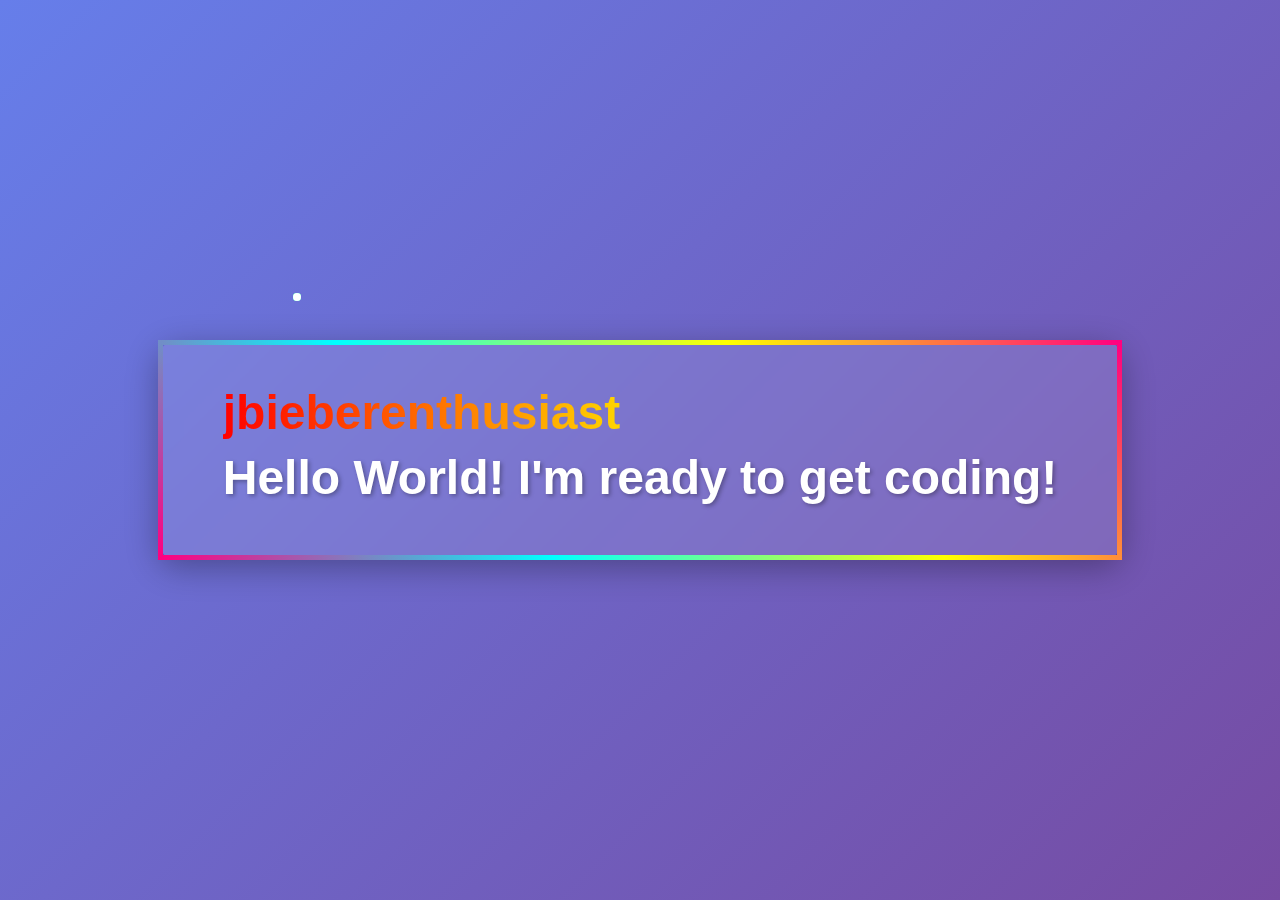
<file: Assignment-01/index.html>
<!DOCTYPE html>
<html lang="en">
<head>
    <meta charset="UTF-8">
    <meta name="viewport" content="width=device-width, initial-scale=1.0">
    <title>Assignment 1</title>
    <style>
        body {
            font-family: Arial, sans-serif;
            display: flex;
            justify-content: center;
            align-items: center;
            min-height: 100vh;
            margin: 0;
            background: linear-gradient(135deg, #667eea 0%, #764ba2 100%);
            color: white;
            overflow: hidden;
        }

        .text-box {
            background: rgba(255, 255, 255, 0.1);
            border: 5px solid;
            border-image: linear-gradient(45deg, #ff0080, #00ffff, #ffff00, #ff0080) 1;
            border-radius: 20px;
            padding: 40px 60px;
            box-shadow: 0 8px 32px rgba(0, 0, 0, 0.3);
            backdrop-filter: blur(10px);
            position: relative;
            z-index: 10;
        }

        h1 {
            font-size: 3rem;
            text-align: center;
            text-shadow: 2px 2px 4px rgba(0, 0, 0, 0.3);
            margin: 10px 0;
        }

        .name {
            font-size: 3rem;
            background: linear-gradient(90deg, #ff0000, #ff7f00, #ffff00, #00ff00, #0000ff, #4b0082, #9400d3, #ff0000);
            background-size: 200% 100%;
            -webkit-background-clip: text;
            -webkit-text-fill-color: transparent;
            background-clip: text;
            font-weight: bold;
            animation: rainbow 3s linear infinite;
        }

        @keyframes rainbow {
            0% { background-position: 0% 50%; }
            100% { background-position: 200% 50%; }
        }

        .firework {
            position: absolute;
            width: 8px;
            height: 8px;
            border-radius: 50%;
            animation: explode 1.5s ease-out forwards;
        }

        @keyframes explode {
            0% {
                opacity: 1;
                transform: translate(0, 0) scale(1);
            }
            100% {
                opacity: 0;
                transform: translate(var(--tx), var(--ty)) scale(0);
            }
        }
    </style>
</head>
<body>
    <div class="text-box">
        <div class="name">jbieberenthusiast</div>
        <h1>Hello World! I'm ready to get coding!</h1>
    </div>

    <script>
        function createFirework() {
            const colors = ['#ff0000', '#00ff00', '#0000ff', '#ffff00', '#ff00ff', '#00ffff', '#ffffff'];
            const x = Math.random() * window.innerWidth;
            const y = Math.random() * window.innerHeight;

            for (let i = 0; i < 30; i++) {
                const particle = document.createElement('div');
                particle.className = 'firework';
                particle.style.left = x + 'px';
                particle.style.top = y + 'px';
                particle.style.backgroundColor = colors[Math.floor(Math.random() * colors.length)];

                const angle = (Math.PI * 2 * i) / 30;
                const velocity = 100 + Math.random() * 150;
                particle.style.setProperty('--tx', Math.cos(angle) * velocity + 'px');
                particle.style.setProperty('--ty', Math.sin(angle) * velocity + 'px');

                document.body.appendChild(particle);
                setTimeout(() => particle.remove(), 1500);
            }
        }

        setInterval(createFirework, 800);
        createFirework();
    </script>
</body>
</html>
</file>
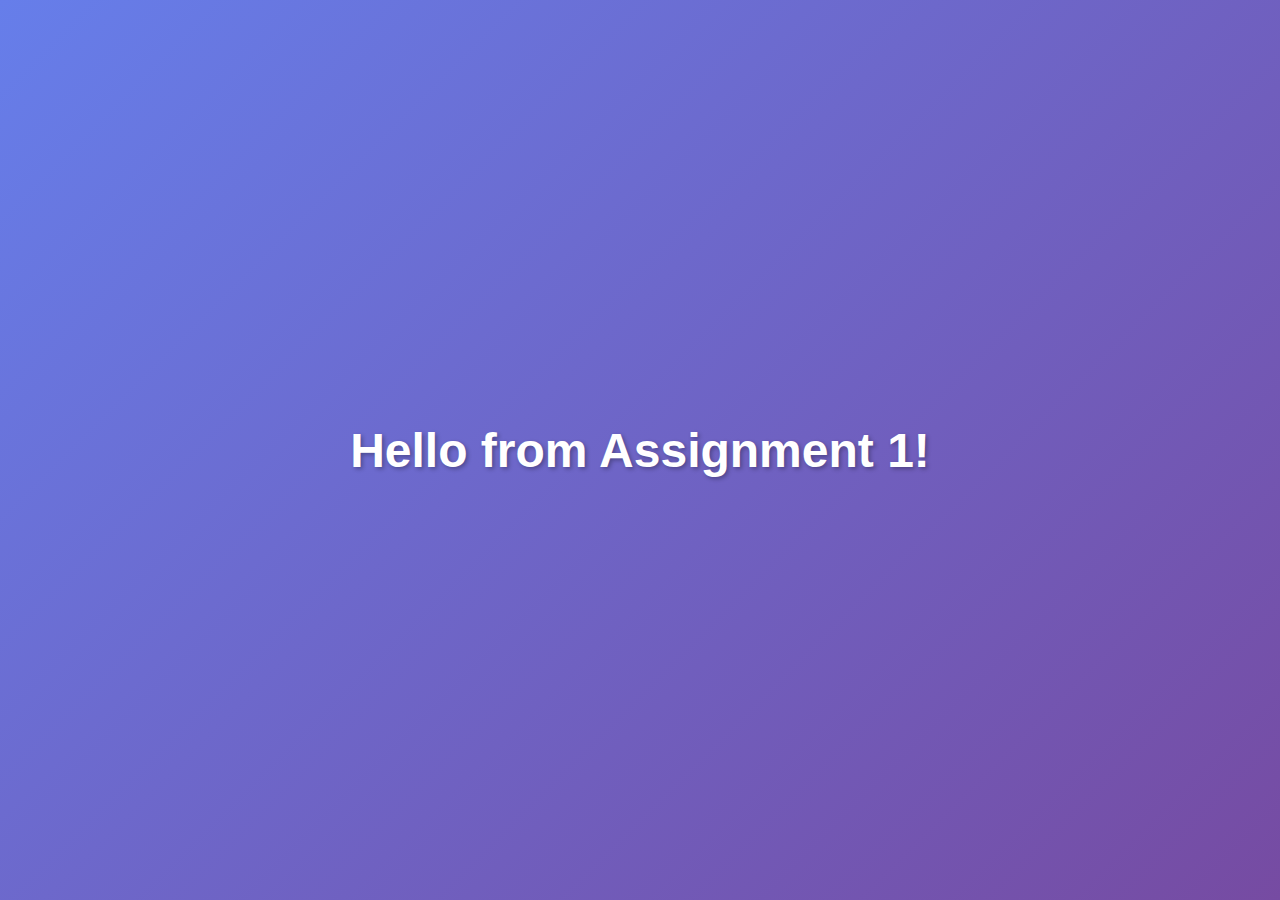
<file: Assignment-1/index.html>
<!DOCTYPE html>
<html lang="en">
<head>
    <meta charset="UTF-8">
    <meta name="viewport" content="width=device-width, initial-scale=1.0">
    <title>Assignment 1</title>
    <style>
        body {
            font-family: Arial, sans-serif;
            display: flex;
            justify-content: center;
            align-items: center;
            min-height: 100vh;
            margin: 0;
            background: linear-gradient(135deg, #667eea 0%, #764ba2 100%);
            color: white;
        }
        h1 {
            font-size: 3rem;
            text-align: center;
            text-shadow: 2px 2px 4px rgba(0, 0, 0, 0.3);
        }
    </style>
</head>
<body>
    <h1>Hello from Assignment 1!</h1>
</body>
</html>
</file>
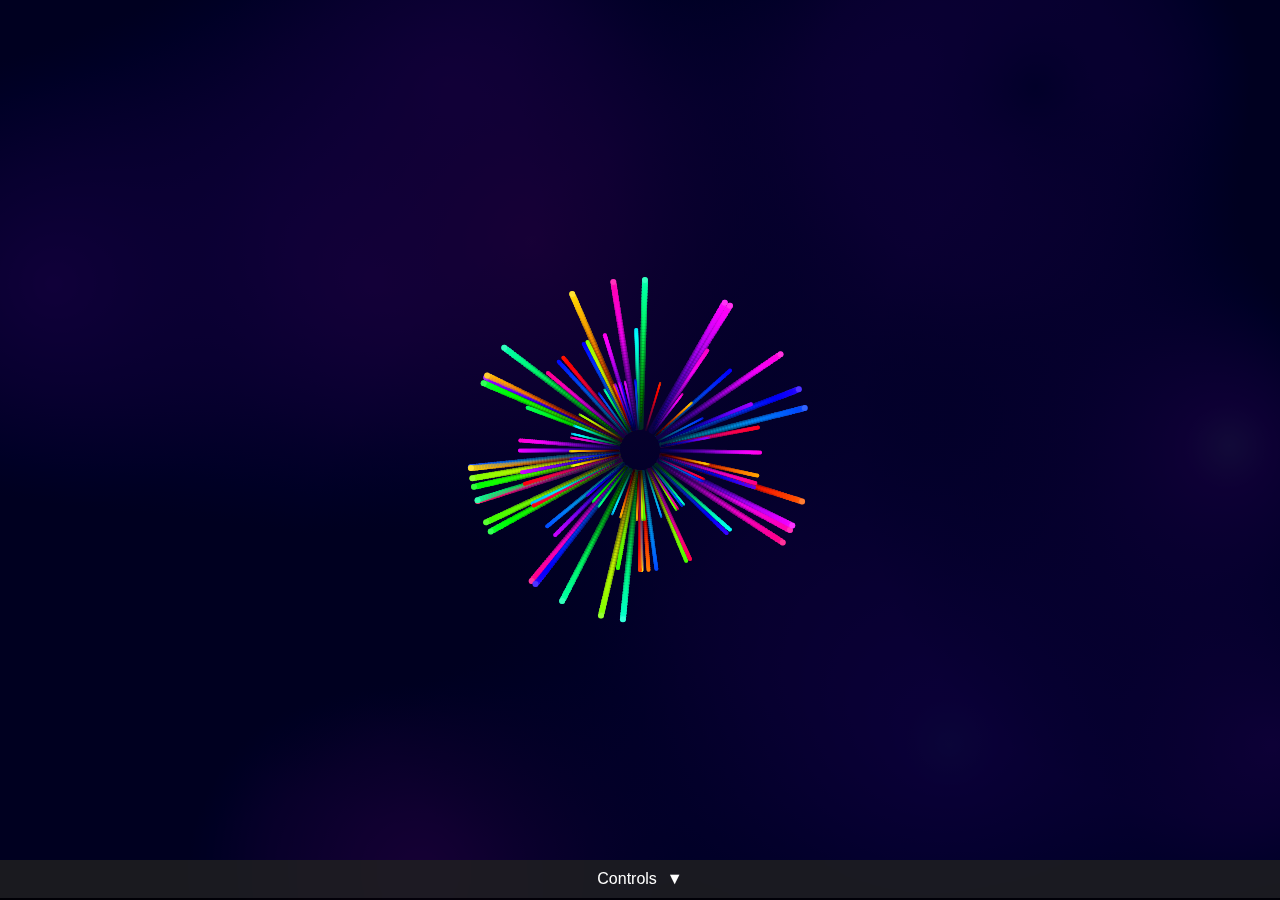
<file: Assignment-2/index.html>
<!DOCTYPE html>
<html lang="en">
<head>
    <meta charset="UTF-8">
    <meta name="viewport" content="width=device-width, initial-scale=1.0">
    <title>Starfield Animation</title>
    <style>
        * {
            margin: 0;
            padding: 0;
            box-sizing: border-box;
        }

        body {
            overflow: hidden;
            background: #000;
            font-family: 'Segoe UI', Tahoma, Geneva, Verdana, sans-serif;
        }

        canvas {
            display: block;
            width: 100vw;
            height: 100vh;
        }

        /* Bottom Drawer Styles */
        .drawer {
            position: fixed;
            bottom: 0;
            left: 0;
            right: 0;
            background: rgba(0, 0, 0, 0.8);
            backdrop-filter: blur(10px);
            transform: translateY(calc(100% - 40px));
            transition: transform 0.3s ease;
            z-index: 1000;
        }

        .drawer.open {
            transform: translateY(0);
        }

        .drawer-toggle {
            width: 100%;
            padding: 10px;
            background: rgba(255, 255, 255, 0.1);
            border: none;
            color: white;
            cursor: pointer;
            font-size: 16px;
            display: flex;
            align-items: center;
            justify-content: center;
            gap: 10px;
        }

        .drawer-toggle:hover {
            background: rgba(255, 255, 255, 0.15);
        }

        .drawer-content {
            padding: 20px;
            display: grid;
            grid-template-columns: repeat(auto-fit, minmax(250px, 1fr));
            gap: 20px;
        }

        .control-group {
            display: flex;
            flex-direction: column;
            gap: 8px;
        }

        .control-group label {
            color: white;
            font-size: 14px;
            display: flex;
            justify-content: space-between;
            align-items: center;
        }

        .control-group .value {
            color: #4fc3f7;
            font-weight: bold;
        }

        input[type="range"] {
            width: 100%;
            height: 6px;
            border-radius: 3px;
            background: rgba(255, 255, 255, 0.2);
            outline: none;
            -webkit-appearance: none;
        }

        input[type="range"]::-webkit-slider-thumb {
            -webkit-appearance: none;
            appearance: none;
            width: 18px;
            height: 18px;
            border-radius: 50%;
            background: #4fc3f7;
            cursor: pointer;
        }

        input[type="range"]::-moz-range-thumb {
            width: 18px;
            height: 18px;
            border-radius: 50%;
            background: #4fc3f7;
            cursor: pointer;
            border: none;
        }

        .arrow {
            transition: transform 0.3s ease;
        }

        .drawer.open .arrow {
            transform: rotate(180deg);
        }
    </style>
</head>
<body>
    <canvas id="starfield"></canvas>

    <!-- Bottom Drawer UI -->
    <div class="drawer" id="drawer">
        <button class="drawer-toggle" id="drawerToggle">
            <span>Controls</span>
            <span class="arrow">▼</span>
        </button>
        <div class="drawer-content">
            <div class="control-group">
                <label>
                    <span>Trail Length</span>
                    <span class="value" id="trailValue">30</span>
                </label>
                <input type="range" id="trailLength" min="5" max="100" value="30">
            </div>
            <div class="control-group">
                <label>
                    <span>Star Count</span>
                    <span class="value" id="countValue">100</span>
                </label>
                <input type="range" id="starCount" min="20" max="300" value="100">
            </div>
            <div class="control-group">
                <label>
                    <span>Star Speed</span>
                    <span class="value" id="speedValue">2</span>
                </label>
                <input type="range" id="starSpeed" min="0.5" max="5" step="0.1" value="2">
            </div>
            <div class="control-group">
                <label>
                    <span>Spawn Radius</span>
                    <span class="value" id="radiusValue">20</span>
                </label>
                <input type="range" id="spawnRadius" min="0" max="100" value="20">
            </div>
        </div>
    </div>

    <script>
        // Canvas setup
        const canvas = document.getElementById('starfield');
        const ctx = canvas.getContext('2d');

        // Nebula cloud positions (fixed, so they don't flicker)
        const nebulaClouds = [];
        function initNebula() {
            nebulaClouds.length = 0; // Clear existing
            const nebulaCount = 12;
            const colors = [
                'rgba(138, 43, 226, 0.9)',  // Purple - much brighter
                'rgba(75, 0, 130, 0.9)',    // Indigo - much brighter
                'rgba(72, 61, 139, 0.8)',   // Dark slate blue
                'rgba(147, 112, 219, 0.9)', // Medium purple - much brighter
                'rgba(123, 104, 238, 0.8)', // Medium slate blue
                'rgba(199, 21, 133, 0.8)',  // Medium violet red
                'rgba(186, 85, 211, 0.9)'   // Medium orchid - new color
            ];

            for (let i = 0; i < nebulaCount; i++) {
                nebulaClouds.push({
                    x: Math.random() * canvas.width,
                    y: Math.random() * canvas.height,
                    radius: 300 + Math.random() * 400,
                    color: colors[Math.floor(Math.random() * colors.length)]
                });
            }
        }

        // Draw nebula background
        function drawNebula() {
            // Create a purple/blue gradient background instead of black
            const bgGradient = ctx.createLinearGradient(0, 0, canvas.width, canvas.height);
            bgGradient.addColorStop(0, '#1a0033');    // Deep purple
            bgGradient.addColorStop(0.5, '#0d001a'); // Very dark purple
            bgGradient.addColorStop(1, '#000a1a');    // Dark blue
            ctx.fillStyle = bgGradient;
            ctx.fillRect(0, 0, canvas.width, canvas.height);

            // Draw nebula clouds
            nebulaClouds.forEach(cloud => {
                const gradient = ctx.createRadialGradient(cloud.x, cloud.y, 0, cloud.x, cloud.y, cloud.radius);
                gradient.addColorStop(0, cloud.color);
                gradient.addColorStop(0.4, 'rgba(138, 43, 226, 0.3)'); // More visible mid-tone
                gradient.addColorStop(1, 'rgba(0, 0, 0, 0)');

                ctx.fillStyle = gradient;
                ctx.fillRect(0, 0, canvas.width, canvas.height);
            });
        }

        // Resize canvas function
        function resizeCanvas() {
            canvas.width = window.innerWidth;
            canvas.height = window.innerHeight;
            initNebula();
            drawNebula();
        }

        // Initialize canvas and nebula
        resizeCanvas();
        window.addEventListener('resize', resizeCanvas);

        // Drawer toggle functionality
        const drawer = document.getElementById('drawer');
        const drawerToggle = document.getElementById('drawerToggle');
        drawerToggle.addEventListener('click', () => {
            drawer.classList.toggle('open');
        });

        // Configuration
        let config = {
            trailLength: 30,
            starCount: 100,
            speed: 2,
            spawnRadius: 20
        };

        // Slider controls
        const sliders = {
            trailLength: document.getElementById('trailLength'),
            starCount: document.getElementById('starCount'),
            starSpeed: document.getElementById('starSpeed'),
            spawnRadius: document.getElementById('spawnRadius')
        };

        const values = {
            trail: document.getElementById('trailValue'),
            count: document.getElementById('countValue'),
            speed: document.getElementById('speedValue'),
            radius: document.getElementById('radiusValue')
        };

        sliders.trailLength.addEventListener('input', (e) => {
            config.trailLength = parseInt(e.target.value);
            values.trail.textContent = e.target.value;
        });

        sliders.starCount.addEventListener('input', (e) => {
            config.starCount = parseInt(e.target.value);
            values.count.textContent = e.target.value;
            adjustStarCount();
        });

        sliders.starSpeed.addEventListener('input', (e) => {
            config.speed = parseFloat(e.target.value);
            values.speed.textContent = e.target.value;
        });

        sliders.spawnRadius.addEventListener('input', (e) => {
            config.spawnRadius = parseInt(e.target.value);
            values.radius.textContent = e.target.value;
        });

        // Star class
        class Star {
            constructor(isComet = false) {
                this.isComet = isComet;
                this.reset();
            }

            reset() {
                const centerX = canvas.width / 2;
                const centerY = canvas.height / 2;

                if (this.isComet) {
                    // Comets start from random edge
                    const edge = Math.floor(Math.random() * 4);
                    switch(edge) {
                        case 0: // top
                            this.x = Math.random() * canvas.width;
                            this.y = 0;
                            break;
                        case 1: // right
                            this.x = canvas.width;
                            this.y = Math.random() * canvas.height;
                            break;
                        case 2: // bottom
                            this.x = Math.random() * canvas.width;
                            this.y = canvas.height;
                            break;
                        case 3: // left
                            this.x = 0;
                            this.y = Math.random() * canvas.height;
                            break;
                    }
                    // Random angle for comet
                    const angle = Math.random() * Math.PI * 2;
                    this.vx = Math.cos(angle) * config.speed * 2;
                    this.vy = Math.sin(angle) * config.speed * 2;
                } else {
                    // Regular stars spawn from center with spawn radius offset
                    const angle = Math.random() * Math.PI * 2;
                    this.x = centerX + Math.cos(angle) * config.spawnRadius;
                    this.y = centerY + Math.sin(angle) * config.spawnRadius;

                    // Set velocity outward from center
                    this.vx = Math.cos(angle);
                    this.vy = Math.sin(angle);
                }

                // Depth layer (0, 1, 2) for parallax effect
                this.depth = Math.floor(Math.random() * 3);
                this.speedMultiplier = this.isComet ? 1.5 : [0.5, 1, 1.5][this.depth];
                this.size = this.isComet ? 3 : [1, 2, 3][this.depth];

                // Trail history
                this.trail = [];

                // Color hue for rainbow effect
                this.hue = Math.random() * 360;
                this.hueSpeed = this.isComet ? 3 : 1;
            }

            update() {
                // Update position based on velocity and speed
                this.x += this.vx * config.speed * this.speedMultiplier;
                this.y += this.vy * config.speed * this.speedMultiplier;

                // Add current position to trail
                this.trail.push({ x: this.x, y: this.y, hue: this.hue });

                // Limit trail length
                const maxTrail = this.isComet ? config.trailLength * 2 : config.trailLength;
                if (this.trail.length > maxTrail) {
                    this.trail.shift();
                }

                // Update hue for rainbow effect
                this.hue = (this.hue + this.hueSpeed) % 360;

                // Reset if off screen
                if (this.x < -50 || this.x > canvas.width + 50 ||
                    this.y < -50 || this.y > canvas.height + 50) {
                    this.reset();
                }
            }

            draw() {
                // Draw trail
                for (let i = 0; i < this.trail.length; i++) {
                    const point = this.trail[i];
                    const alpha = (i / this.trail.length) * 0.8;
                    const size = (i / this.trail.length) * this.size;

                    ctx.fillStyle = `hsla(${point.hue}, 100%, 50%, ${alpha})`;
                    ctx.beginPath();
                    ctx.arc(point.x, point.y, size, 0, Math.PI * 2);
                    ctx.fill();
                }

                // Draw star
                const brightness = this.isComet ? 70 : [40, 50, 60][this.depth];
                ctx.fillStyle = `hsl(${this.hue}, 100%, ${brightness}%)`;
                ctx.beginPath();
                ctx.arc(this.x, this.y, this.size, 0, Math.PI * 2);
                ctx.fill();

                // Add glow for comets
                if (this.isComet) {
                    ctx.shadowBlur = 20;
                    ctx.shadowColor = `hsl(${this.hue}, 100%, 50%)`;
                    ctx.beginPath();
                    ctx.arc(this.x, this.y, this.size, 0, Math.PI * 2);
                    ctx.fill();
                    ctx.shadowBlur = 0;
                }
            }
        }

        // Initialize stars
        let stars = [];
        let comets = [];

        function initStars() {
            stars = [];
            for (let i = 0; i < config.starCount; i++) {
                stars.push(new Star(false));
            }
        }

        initStars();

        // Adjust star count dynamically
        function adjustStarCount() {
            if (stars.length < config.starCount) {
                while (stars.length < config.starCount) {
                    stars.push(new Star(false));
                }
            } else {
                stars = stars.slice(0, config.starCount);
            }
        }

        // Spawn shooting stars/comets
        let lastCometTime = 0;
        function spawnComet(timestamp) {
            if (timestamp - lastCometTime > 2000 + Math.random() * 3000) {
                comets.push(new Star(true));
                lastCometTime = timestamp;

                // Remove old comets
                if (comets.length > 5) {
                    comets.shift();
                }
            }
        }

        // Animation loop
        function animate(timestamp) {
            // Very light fade effect for trails using dark purple instead of black
            ctx.fillStyle = 'rgba(13, 0, 26, 0.03)'; // Dark purple fade
            ctx.fillRect(0, 0, canvas.width, canvas.height);

            // Update and draw stars
            stars.forEach(star => {
                star.update();
                star.draw();
            });

            // Update and draw comets
            comets.forEach((comet, index) => {
                comet.update();
                comet.draw();
            });

            // Spawn comets occasionally
            spawnComet(timestamp);

            requestAnimationFrame(animate);
        }

        // Start animation
        animate(0);
    </script>
</body>
</html>
</file>
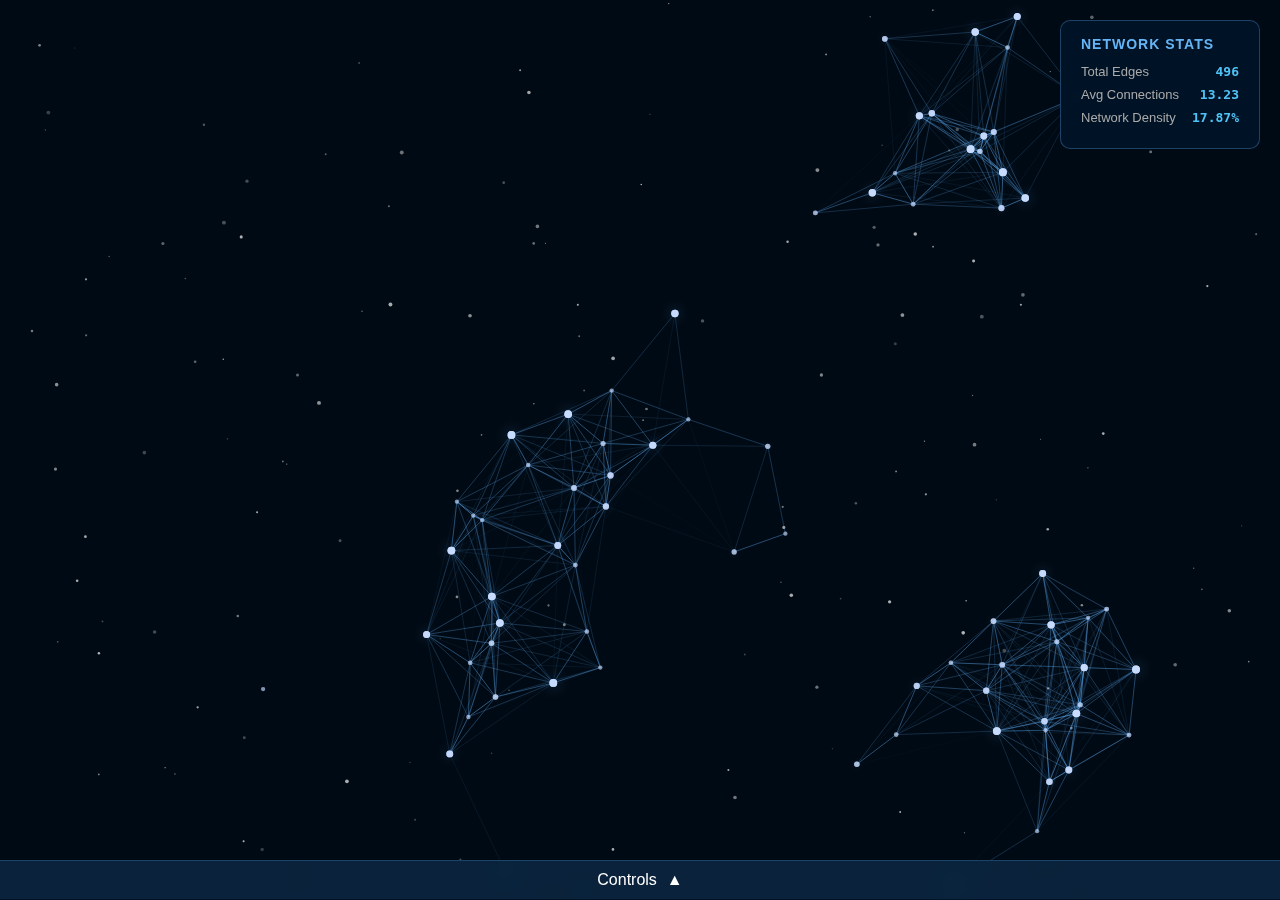
<file: Assignment-3/index.html>
<!DOCTYPE html>
<html lang="en">
<head>
    <meta charset="UTF-8">
    <meta name="viewport" content="width=device-width, initial-scale=1.0">
    <title>Stellar Web</title>
    <style>
        * {
            margin: 0;
            padding: 0;
            box-sizing: border-box;
        }

        body {
            overflow: hidden;
            background: #000;
            font-family: 'Segoe UI', Tahoma, Geneva, Verdana, sans-serif;
        }

        canvas {
            display: block;
            width: 100vw;
            height: 100vh;
            cursor: crosshair;
            position: fixed;
            top: 0;
            left: 0;
            z-index: 1;
        }

        /* Statistics Panel - Always visible */
        .stats-panel {
            position: fixed;
            top: 20px;
            right: 20px;
            background: rgba(0, 20, 40, 0.85);
            backdrop-filter: blur(10px);
            border: 1px solid rgba(100, 180, 255, 0.3);
            border-radius: 10px;
            padding: 15px 20px;
            color: white;
            z-index: 1000;
            min-width: 200px;
        }

        .stats-panel h3 {
            font-size: 14px;
            color: #64b5f6;
            margin-bottom: 12px;
            text-transform: uppercase;
            letter-spacing: 1px;
        }

        .stat-item {
            display: flex;
            justify-content: space-between;
            margin-bottom: 8px;
            font-size: 13px;
        }

        .stat-label {
            color: #aaa;
        }

        .stat-value {
            color: #4fc3f7;
            font-weight: bold;
            font-family: monospace;
        }

        /* Bottom Drawer Styles */
        .drawer {
            position: fixed;
            bottom: 0;
            left: 0;
            right: 0;
            background: rgba(0, 20, 40, 0.9);
            backdrop-filter: blur(10px);
            border-top: 1px solid rgba(100, 180, 255, 0.3);
            transform: translateY(calc(100% - 40px));
            transition: transform 0.3s ease;
            z-index: 1000;
        }

        .drawer.open {
            transform: translateY(0);
        }

        .drawer-toggle {
            width: 100%;
            padding: 10px;
            background: rgba(100, 180, 255, 0.1);
            border: none;
            color: white;
            cursor: pointer;
            font-size: 16px;
            display: flex;
            align-items: center;
            justify-content: center;
            gap: 10px;
        }

        .drawer-toggle:hover {
            background: rgba(100, 180, 255, 0.2);
        }

        .drawer-content {
            padding: 20px;
            display: grid;
            grid-template-columns: repeat(auto-fit, minmax(200px, 1fr));
            gap: 20px;
        }

        .control-group {
            display: flex;
            flex-direction: column;
            gap: 8px;
        }

        .control-group label {
            color: white;
            font-size: 14px;
            display: flex;
            justify-content: space-between;
            align-items: center;
        }

        .control-group .value {
            color: #4fc3f7;
            font-weight: bold;
        }

        input[type="range"] {
            width: 100%;
            height: 6px;
            border-radius: 3px;
            background: rgba(255, 255, 255, 0.2);
            outline: none;
            -webkit-appearance: none;
        }

        input[type="range"]::-webkit-slider-thumb {
            -webkit-appearance: none;
            appearance: none;
            width: 18px;
            height: 18px;
            border-radius: 50%;
            background: #4fc3f7;
            cursor: pointer;
        }

        input[type="range"]::-moz-range-thumb {
            width: 18px;
            height: 18px;
            border-radius: 50%;
            background: #4fc3f7;
            cursor: pointer;
            border: none;
        }

        .arrow {
            transition: transform 0.3s ease;
        }

        .drawer.open .arrow {
            transform: rotate(180deg);
        }
    </style>
</head>
<body>
    <canvas id="stellar-web"></canvas>

    <!-- Statistics Panel - Always Visible -->
    <div class="stats-panel">
        <h3>Network Stats</h3>
        <div class="stat-item">
            <span class="stat-label">Total Edges</span>
            <span class="stat-value" id="totalEdges">0</span>
        </div>
        <div class="stat-item">
            <span class="stat-label">Avg Connections</span>
            <span class="stat-value" id="avgConnections">0.00</span>
        </div>
        <div class="stat-item">
            <span class="stat-label">Network Density</span>
            <span class="stat-value" id="networkDensity">0.00%</span>
        </div>
    </div>

    <!-- Bottom Drawer UI -->
    <div class="drawer" id="drawer">
        <button class="drawer-toggle" id="drawerToggle">
            <span>Controls</span>
            <span class="arrow">▲</span>
        </button>
        <div class="drawer-content">
            <div class="control-group">
                <label>
                    <span>Node Speed</span>
                    <span class="value" id="speedValue">0.5</span>
                </label>
                <input type="range" id="nodeSpeed" min="0.1" max="3" step="0.1" value="0.5">
            </div>
            <div class="control-group">
                <label>
                    <span>Connectivity Radius</span>
                    <span class="value" id="radiusValue">150</span>
                </label>
                <input type="range" id="connectRadius" min="50" max="300" value="150">
            </div>
            <div class="control-group">
                <label>
                    <span>Node Count</span>
                    <span class="value" id="countValue">75</span>
                </label>
                <input type="range" id="nodeCount" min="10" max="200" value="75">
            </div>
            <div class="control-group">
                <label>
                    <span>Node Size</span>
                    <span class="value" id="sizeValue">3</span>
                </label>
                <input type="range" id="nodeSize" min="1" max="8" value="3">
            </div>
            <div class="control-group">
                <label>
                    <span>Edge Thickness</span>
                    <span class="value" id="thicknessValue">1</span>
                </label>
                <input type="range" id="edgeThickness" min="0.5" max="4" step="0.5" value="1">
            </div>
        </div>
    </div>

    <script>
        // Canvas setup
        const canvas = document.getElementById('stellar-web');
        const ctx = canvas.getContext('2d');

        // Background stars array
        let backgroundStars = [];

        function initBackgroundStars() {
            backgroundStars = [];
            const starCount = 150;
            for (let i = 0; i < starCount; i++) {
                backgroundStars.push({
                    x: Math.random() * canvas.width,
                    y: Math.random() * canvas.height,
                    size: Math.random() * 1.5 + 0.5,
                    brightness: Math.random() * 0.5 + 0.2
                });
            }
        }

        function drawBackgroundStars() {
            backgroundStars.forEach(star => {
                ctx.fillStyle = `rgba(255, 255, 255, ${star.brightness})`;
                ctx.beginPath();
                ctx.arc(star.x, star.y, star.size, 0, Math.PI * 2);
                ctx.fill();
            });
        }

        function resizeCanvas() {
            canvas.width = window.innerWidth;
            canvas.height = window.innerHeight;
            initBackgroundStars();
        }
        resizeCanvas();
        window.addEventListener('resize', resizeCanvas);

        // Drawer toggle functionality
        const drawer = document.getElementById('drawer');
        const drawerToggle = document.getElementById('drawerToggle');
        drawerToggle.addEventListener('click', () => {
            drawer.classList.toggle('open');
        });

        // Configuration
        let config = {
            speed: 0.5,
            connectRadius: 150,
            nodeCount: 75,
            nodeSize: 3,
            edgeThickness: 1
        };

        // Statistics
        let stats = {
            totalEdges: 0,
            avgConnections: 0,
            networkDensity: 0
        };

        // Frame counter for throttled stats update
        let frameCount = 0;

        // Slider controls
        const sliders = {
            speed: document.getElementById('nodeSpeed'),
            radius: document.getElementById('connectRadius'),
            count: document.getElementById('nodeCount'),
            size: document.getElementById('nodeSize'),
            thickness: document.getElementById('edgeThickness')
        };

        const values = {
            speed: document.getElementById('speedValue'),
            radius: document.getElementById('radiusValue'),
            count: document.getElementById('countValue'),
            size: document.getElementById('sizeValue'),
            thickness: document.getElementById('thicknessValue')
        };

        // Stats display elements
        const statsDisplay = {
            edges: document.getElementById('totalEdges'),
            avg: document.getElementById('avgConnections'),
            density: document.getElementById('networkDensity')
        };

        // Slider event listeners
        sliders.speed.addEventListener('input', (e) => {
            config.speed = parseFloat(e.target.value);
            values.speed.textContent = e.target.value;
        });

        sliders.radius.addEventListener('input', (e) => {
            config.connectRadius = parseInt(e.target.value);
            values.radius.textContent = e.target.value;
        });

        sliders.count.addEventListener('input', (e) => {
            config.nodeCount = parseInt(e.target.value);
            values.count.textContent = e.target.value;
        });

        sliders.size.addEventListener('input', (e) => {
            config.nodeSize = parseInt(e.target.value);
            values.size.textContent = e.target.value;
        });

        sliders.thickness.addEventListener('input', (e) => {
            config.edgeThickness = parseFloat(e.target.value);
            values.thickness.textContent = e.target.value;
        });

        // Node class
        class Node {
            constructor(nearExisting = true) {
                this.spawn(nearExisting);
                // Pulse properties - each node has its own phase for organic feel
                this.pulsePhase = Math.random() * Math.PI * 2;
                this.pulseSpeed = 0.02 + Math.random() * 0.02;
            }

            spawn(nearExisting = true) {
                // Spawn near an existing node if there are any
                if (nearExisting && nodes.length > 0) {
                    // Pick a random existing node to spawn near
                    const parentNode = nodes[Math.floor(Math.random() * nodes.length)];

                    // Spawn within connectivity radius of that node
                    const spawnRadius = config.connectRadius * 0.8;
                    const angle = Math.random() * Math.PI * 2;
                    const distance = Math.random() * spawnRadius;

                    this.x = parentNode.x + Math.cos(angle) * distance;
                    this.y = parentNode.y + Math.sin(angle) * distance;

                    // Keep within canvas bounds (with some margin)
                    this.x = Math.max(20, Math.min(canvas.width - 20, this.x));
                    this.y = Math.max(20, Math.min(canvas.height - 20, this.y));
                } else {
                    // First nodes or random spawn - place randomly on canvas
                    this.x = Math.random() * canvas.width;
                    this.y = Math.random() * canvas.height;
                }

                // Slow random drift direction
                const angle = Math.random() * Math.PI * 2;
                this.dx = Math.cos(angle);
                this.dy = Math.sin(angle);
            }

            update() {
                this.x += this.dx * config.speed;
                this.y += this.dy * config.speed;
                // Update pulse phase
                this.pulsePhase += this.pulseSpeed;
            }

            draw() {
                // Calculate pulsing size (oscillates between 0.7x and 1.3x)
                const pulseMultiplier = 1 + Math.sin(this.pulsePhase) * 0.3;
                const currentSize = config.nodeSize * pulseMultiplier;

                // Calculate pulsing brightness
                const brightness = 0.7 + Math.sin(this.pulsePhase) * 0.3;

                ctx.fillStyle = `rgba(200, 220, 255, ${brightness})`;
                ctx.beginPath();
                ctx.arc(this.x, this.y, currentSize, 0, Math.PI * 2);
                ctx.fill();

                // Add glow effect (also pulses)
                ctx.shadowBlur = 10 + Math.sin(this.pulsePhase) * 5;
                ctx.shadowColor = `rgba(100, 180, 255, ${0.3 + Math.sin(this.pulsePhase) * 0.2})`;
                ctx.beginPath();
                ctx.arc(this.x, this.y, currentSize, 0, Math.PI * 2);
                ctx.fill();
                ctx.shadowBlur = 0;
            }

            isOffScreen() {
                const margin = 50;
                return (
                    this.x < -margin ||
                    this.x > canvas.width + margin ||
                    this.y < -margin ||
                    this.y > canvas.height + margin
                );
            }
        }

        // Nodes array
        let nodes = [];

        // Initialize nodes in clusters
        function initNodes() {
            nodes = [];

            // Create 4-6 cluster centers
            const numClusters = 4 + Math.floor(Math.random() * 3);
            const clusterCenters = [];

            for (let i = 0; i < numClusters; i++) {
                clusterCenters.push({
                    x: 100 + Math.random() * (canvas.width - 200),
                    y: 100 + Math.random() * (canvas.height - 200)
                });
            }

            // Spawn nodes around cluster centers
            for (let i = 0; i < config.nodeCount; i++) {
                const cluster = clusterCenters[Math.floor(Math.random() * numClusters)];
                const node = new Node(false);

                // Spawn near cluster center
                const angle = Math.random() * Math.PI * 2;
                const distance = Math.random() * config.connectRadius * 1.2;

                node.x = cluster.x + Math.cos(angle) * distance;
                node.y = cluster.y + Math.sin(angle) * distance;

                // Keep within canvas bounds
                node.x = Math.max(20, Math.min(canvas.width - 20, node.x));
                node.y = Math.max(20, Math.min(canvas.height - 20, node.y));

                // Slow random drift
                const moveAngle = Math.random() * Math.PI * 2;
                node.dx = Math.cos(moveAngle);
                node.dy = Math.sin(moveAngle);

                nodes.push(node);
            }
        }

        // Spawn new node to maintain minimum count (don't remove extras from clicks)
        function maintainNodeCount() {
            while (nodes.length < config.nodeCount) {
                nodes.push(new Node(true)); // Spawn near existing nodes
            }
            // Only remove excess if WAY over the limit (let click spawns stay)
            const maxNodes = config.nodeCount * 2;
            if (nodes.length > maxNodes) {
                nodes = nodes.slice(nodes.length - maxNodes);
            }
        }

        // Calculate distance between two nodes
        function getDistance(node1, node2) {
            const dx = node2.x - node1.x;
            const dy = node2.y - node1.y;
            return Math.sqrt(dx * dx + dy * dy);
        }

        // Draw connections and count edges
        function drawConnections() {
            let edgeCount = 0;

            for (let i = 0; i < nodes.length; i++) {
                for (let j = i + 1; j < nodes.length; j++) {
                    const distance = getDistance(nodes[i], nodes[j]);

                    if (distance <= config.connectRadius) {
                        edgeCount++;

                        // Calculate opacity based on distance (closer = more opaque)
                        const opacity = 1 - (distance / config.connectRadius);

                        ctx.strokeStyle = `rgba(100, 180, 255, ${opacity * 0.6})`;
                        ctx.lineWidth = config.edgeThickness;
                        ctx.beginPath();
                        ctx.moveTo(nodes[i].x, nodes[i].y);
                        ctx.lineTo(nodes[j].x, nodes[j].y);
                        ctx.stroke();
                    }
                }
            }

            return edgeCount;
        }

        // Calculate statistics
        function calculateStats(edgeCount) {
            stats.totalEdges = edgeCount;

            // Average connections per node: (Total Edges × 2) / Node Count
            stats.avgConnections = nodes.length > 0 ? (edgeCount * 2) / nodes.length : 0;

            // Network density: Total Edges / (Node Count × (Node Count - 1) / 2)
            const maxPossibleEdges = (nodes.length * (nodes.length - 1)) / 2;
            stats.networkDensity = maxPossibleEdges > 0 ? edgeCount / maxPossibleEdges : 0;
        }

        // Update stats display (throttled)
        function updateStatsDisplay() {
            statsDisplay.edges.textContent = stats.totalEdges;
            statsDisplay.avg.textContent = stats.avgConnections.toFixed(2);
            statsDisplay.density.textContent = (stats.networkDensity * 100).toFixed(2) + '%';
        }

        // Animation loop
        function animate() {
            frameCount++;

            // Clear canvas with dark background
            ctx.fillStyle = '#000a14';
            ctx.fillRect(0, 0, canvas.width, canvas.height);

            // Draw background stars first (behind everything)
            drawBackgroundStars();

            // Update nodes and remove offscreen ones
            nodes = nodes.filter(node => {
                node.update();
                return !node.isOffScreen();
            });

            // Maintain node count
            maintainNodeCount();

            // Draw connections and get edge count
            const edgeCount = drawConnections();

            // Draw nodes
            nodes.forEach(node => node.draw());

            // Draw click burst effects
            drawClickBursts();

            // Calculate statistics every frame
            calculateStats(edgeCount);

            // Update stats display every 10 frames
            if (frameCount % 10 === 0) {
                updateStatsDisplay();
            }

            requestAnimationFrame(animate);
        }

        // Click burst visual effect
        let clickBursts = [];

        function drawClickBursts() {
            clickBursts = clickBursts.filter(burst => {
                burst.radius += 5;
                burst.opacity -= 0.05;

                if (burst.opacity <= 0) return false;

                ctx.strokeStyle = `rgba(100, 200, 255, ${burst.opacity})`;
                ctx.lineWidth = 2;
                ctx.beginPath();
                ctx.arc(burst.x, burst.y, burst.radius, 0, Math.PI * 2);
                ctx.stroke();

                return true;
            });
        }

        // Click to spawn burst of nodes
        function spawnBurstAt(x, y) {
            // Add visual burst effect
            clickBursts.push({ x, y, radius: 10, opacity: 1 });

            // Spawn 8-15 nodes at location
            const burstCount = 8 + Math.floor(Math.random() * 8);
            for (let i = 0; i < burstCount; i++) {
                const node = new Node(false);

                // Position near click with small random offset
                const angle = Math.random() * Math.PI * 2;
                const distance = Math.random() * 40;

                node.x = x + Math.cos(angle) * distance;
                node.y = y + Math.sin(angle) * distance;

                // Random outward direction from click point
                const moveAngle = Math.random() * Math.PI * 2;
                node.dx = Math.cos(moveAngle);
                node.dy = Math.sin(moveAngle);

                nodes.push(node);
            }
        }

        // Use mousedown for more reliable click detection
        document.addEventListener('mousedown', (e) => {
            // Don't spawn if clicking on UI elements
            if (e.target === canvas) {
                spawnBurstAt(e.clientX, e.clientY);
            }
        });

        document.addEventListener('touchstart', (e) => {
            if (e.target === canvas) {
                const touch = e.touches[0];
                spawnBurstAt(touch.clientX, touch.clientY);
            }
        });

        // Initialize and start
        initNodes();
        animate();
    </script>
</body>
</html>
</file>
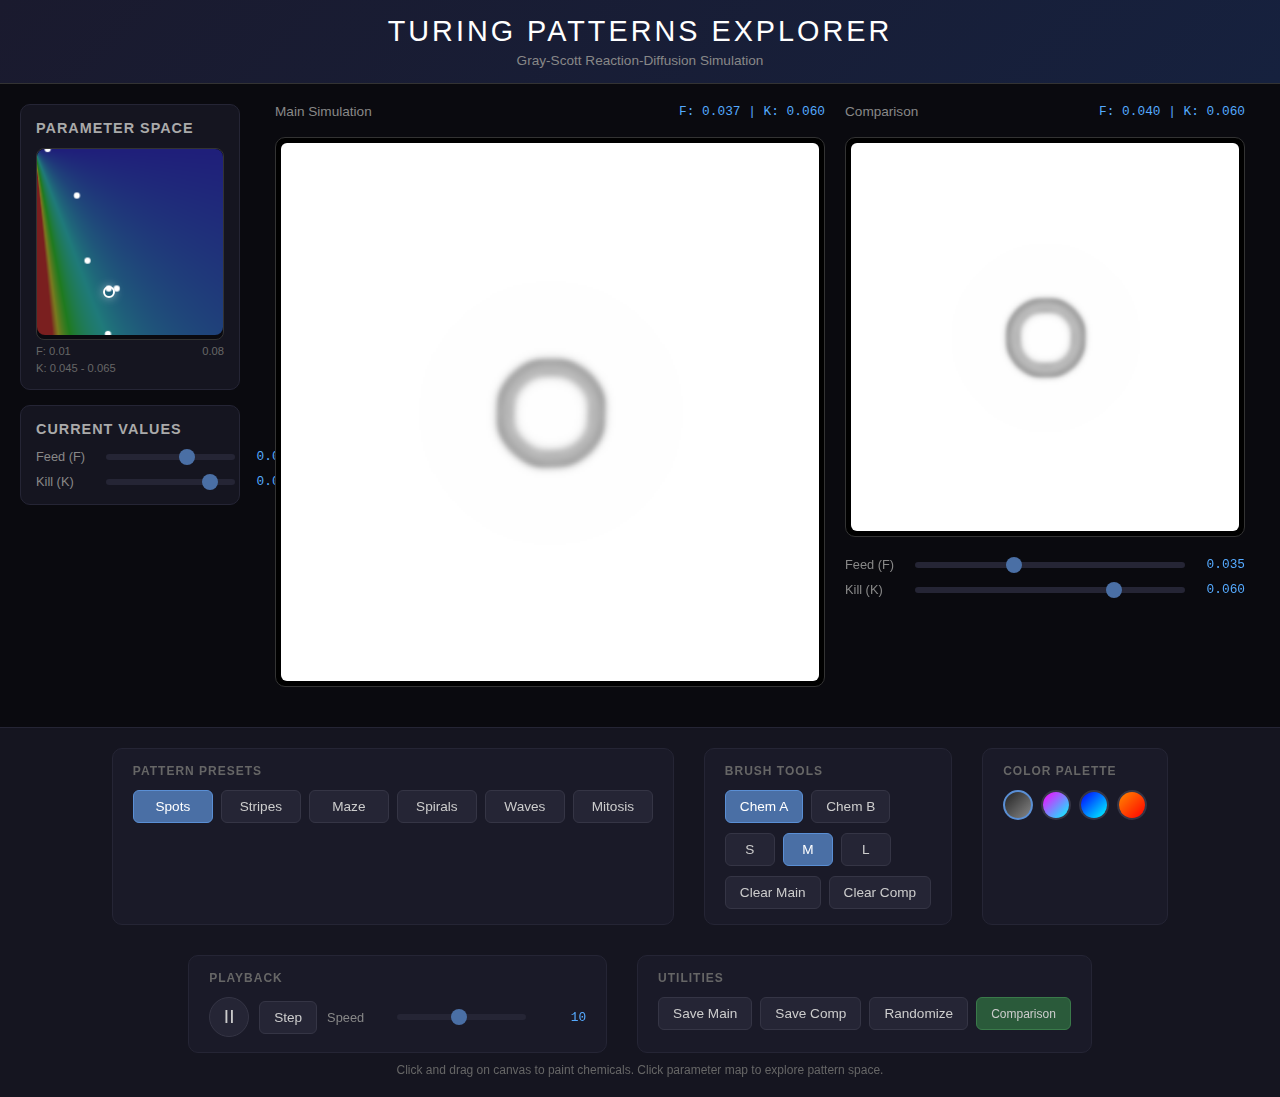
<file: Assignment-4/index.html>
<!DOCTYPE html>
<html lang="en">
<head>
    <meta charset="UTF-8">
    <meta name="viewport" content="width=device-width, initial-scale=1.0">
    <title>Turing Patterns Explorer</title>
    <style>
        * {
            margin: 0;
            padding: 0;
            box-sizing: border-box;
        }

        body {
            font-family: 'Segoe UI', Tahoma, Geneva, Verdana, sans-serif;
            background: #0a0a0f;
            color: #e0e0e0;
            min-height: 100vh;
            overflow-x: hidden;
        }

        header {
            background: linear-gradient(135deg, #1a1a2e 0%, #16213e 100%);
            padding: 15px 30px;
            text-align: center;
            border-bottom: 1px solid #333;
        }

        header h1 {
            font-size: 1.8rem;
            font-weight: 300;
            letter-spacing: 3px;
            color: #fff;
        }

        header p {
            font-size: 0.85rem;
            color: #888;
            margin-top: 5px;
        }

        .main-container {
            display: flex;
            padding: 20px;
            gap: 20px;
            max-width: 1600px;
            margin: 0 auto;
        }

        /* Parameter Space Sidebar */
        .sidebar {
            width: 220px;
            flex-shrink: 0;
            display: flex;
            flex-direction: column;
            gap: 15px;
        }

        .sidebar.collapsed {
            width: 40px;
        }

        .sidebar-section {
            background: #151520;
            border-radius: 10px;
            padding: 15px;
            border: 1px solid #252535;
        }

        .sidebar-section h3 {
            font-size: 0.9rem;
            color: #aaa;
            margin-bottom: 12px;
            text-transform: uppercase;
            letter-spacing: 1px;
        }

        .parameter-map {
            width: 100%;
            aspect-ratio: 1;
            background: #0a0a10;
            border-radius: 8px;
            cursor: crosshair;
            position: relative;
            border: 1px solid #333;
        }

        .parameter-map canvas {
            width: 100%;
            height: 100%;
            border-radius: 8px;
        }

        .map-marker {
            position: absolute;
            width: 12px;
            height: 12px;
            border: 2px solid #fff;
            border-radius: 50%;
            transform: translate(-50%, -50%);
            pointer-events: none;
            box-shadow: 0 0 10px rgba(255,255,255,0.5);
        }

        .map-labels {
            display: flex;
            justify-content: space-between;
            font-size: 0.7rem;
            color: #666;
            margin-top: 5px;
        }

        /* Canvas Area */
        .canvas-area {
            flex: 1;
            display: flex;
            gap: 20px;
            justify-content: center;
        }

        .simulation-container {
            display: flex;
            flex-direction: column;
            gap: 10px;
        }

        .simulation-container.main {
            flex: 1;
            max-width: 550px;
        }

        .simulation-container.comparison {
            flex: 0.7;
            max-width: 400px;
        }

        .simulation-container.comparison.hidden {
            display: none;
        }

        .canvas-wrapper {
            background: #000;
            border-radius: 10px;
            padding: 5px;
            border: 1px solid #333;
        }

        .canvas-wrapper canvas {
            display: block;
            width: 100%;
            border-radius: 6px;
            cursor: crosshair;
        }

        .canvas-label {
            display: flex;
            justify-content: space-between;
            align-items: center;
            margin-bottom: 8px;
        }

        .canvas-label span {
            font-size: 0.85rem;
            color: #888;
        }

        .canvas-label .values {
            font-family: monospace;
            font-size: 0.8rem;
            color: #5af;
        }

        /* Control Panel */
        .control-panel {
            background: #151520;
            border-top: 1px solid #252535;
            padding: 20px;
            margin-top: 20px;
        }

        .controls-grid {
            display: flex;
            gap: 30px;
            justify-content: center;
            flex-wrap: wrap;
            max-width: 1400px;
            margin: 0 auto;
        }

        .control-group {
            background: #1a1a28;
            border-radius: 10px;
            padding: 15px 20px;
            border: 1px solid #252535;
        }

        .control-group h4 {
            font-size: 0.75rem;
            color: #666;
            text-transform: uppercase;
            letter-spacing: 1px;
            margin-bottom: 12px;
        }

        .button-row {
            display: flex;
            gap: 8px;
            flex-wrap: wrap;
        }

        button {
            background: #252535;
            border: 1px solid #353545;
            color: #ccc;
            padding: 8px 14px;
            border-radius: 6px;
            cursor: pointer;
            font-size: 0.85rem;
            transition: all 0.2s;
        }

        button:hover {
            background: #353545;
            color: #fff;
        }

        button.active {
            background: #4a6fa5;
            border-color: #5a8fd5;
            color: #fff;
        }

        button.preset-btn {
            min-width: 80px;
        }

        button.size-btn {
            min-width: 50px;
        }

        .slider-container {
            display: flex;
            flex-direction: column;
            gap: 10px;
        }

        .slider-row {
            display: flex;
            align-items: center;
            gap: 10px;
        }

        .slider-row label {
            font-size: 0.8rem;
            color: #888;
            min-width: 60px;
        }

        .slider-row input[type="range"] {
            flex: 1;
            height: 6px;
            -webkit-appearance: none;
            background: #252535;
            border-radius: 3px;
            cursor: pointer;
        }

        .slider-row input[type="range"]::-webkit-slider-thumb {
            -webkit-appearance: none;
            width: 16px;
            height: 16px;
            background: #4a6fa5;
            border-radius: 50%;
            cursor: pointer;
        }

        .slider-row .value {
            font-family: monospace;
            font-size: 0.8rem;
            color: #5af;
            min-width: 50px;
            text-align: right;
        }

        .color-btn {
            width: 30px;
            height: 30px;
            border-radius: 50%;
            padding: 0;
            border-width: 2px;
        }

        .color-btn.classic { background: linear-gradient(135deg, #222, #888); }
        .color-btn.vibrant { background: linear-gradient(135deg, #f0f, #0ff); }
        .color-btn.cool { background: linear-gradient(135deg, #00f, #0ff); }
        .color-btn.warm { background: linear-gradient(135deg, #f80, #f00); }

        .playback-controls {
            display: flex;
            align-items: center;
            gap: 10px;
        }

        .play-btn {
            width: 40px;
            height: 40px;
            border-radius: 50%;
            font-size: 1.2rem;
            display: flex;
            align-items: center;
            justify-content: center;
        }

        .toggle-btn {
            font-size: 0.75rem;
        }

        .toggle-btn.on {
            background: #2a5a3a;
            border-color: #3a7a4a;
        }

        /* Info panel */
        .info-text {
            font-size: 0.75rem;
            color: #666;
            margin-top: 10px;
            text-align: center;
        }

        /* Morphing indicator */
        .morphing-indicator {
            position: fixed;
            top: 80px;
            left: 50%;
            transform: translateX(-50%);
            background: rgba(74, 111, 165, 0.9);
            padding: 8px 20px;
            border-radius: 20px;
            font-size: 0.85rem;
            opacity: 0;
            transition: opacity 0.3s;
            pointer-events: none;
        }

        .morphing-indicator.visible {
            opacity: 1;
        }
    </style>
</head>
<body>
    <header>
        <h1>TURING PATTERNS EXPLORER</h1>
        <p>Gray-Scott Reaction-Diffusion Simulation</p>
    </header>

    <div class="morphing-indicator" id="morphIndicator">Morphing parameters...</div>

    <div class="main-container">
        <!-- Sidebar: Parameter Space Map -->
        <div class="sidebar" id="sidebar">
            <div class="sidebar-section">
                <h3>Parameter Space</h3>
                <div class="parameter-map" id="parameterMap">
                    <canvas id="mapCanvas"></canvas>
                    <div class="map-marker" id="mapMarker"></div>
                </div>
                <div class="map-labels">
                    <span>F: 0.01</span>
                    <span>0.08</span>
                </div>
                <div class="map-labels">
                    <span>K: 0.045 - 0.065</span>
                </div>
            </div>

            <div class="sidebar-section">
                <h3>Current Values</h3>
                <div class="slider-container">
                    <div class="slider-row">
                        <label>Feed (F)</label>
                        <input type="range" id="feedSlider" min="0.01" max="0.08" step="0.001" value="0.055">
                        <span class="value" id="feedValue">0.055</span>
                    </div>
                    <div class="slider-row">
                        <label>Kill (K)</label>
                        <input type="range" id="killSlider" min="0.045" max="0.065" step="0.001" value="0.062">
                        <span class="value" id="killValue">0.062</span>
                    </div>
                </div>
            </div>
        </div>

        <!-- Canvas Area -->
        <div class="canvas-area">
            <!-- Main Simulation -->
            <div class="simulation-container main">
                <div class="canvas-label">
                    <span>Main Simulation</span>
                    <span class="values" id="mainValues">F: 0.055 | K: 0.062</span>
                </div>
                <div class="canvas-wrapper">
                    <canvas id="mainCanvas"></canvas>
                </div>
            </div>

            <!-- Comparison Simulation -->
            <div class="simulation-container comparison" id="comparisonContainer">
                <div class="canvas-label">
                    <span>Comparison</span>
                    <span class="values" id="compValues">F: 0.035 | K: 0.060</span>
                </div>
                <div class="canvas-wrapper">
                    <canvas id="compCanvas"></canvas>
                </div>
                <div class="slider-container" style="margin-top: 10px;">
                    <div class="slider-row">
                        <label>Feed (F)</label>
                        <input type="range" id="compFeedSlider" min="0.01" max="0.08" step="0.001" value="0.035">
                        <span class="value" id="compFeedValue">0.035</span>
                    </div>
                    <div class="slider-row">
                        <label>Kill (K)</label>
                        <input type="range" id="compKillSlider" min="0.045" max="0.065" step="0.001" value="0.060">
                        <span class="value" id="compKillValue">0.060</span>
                    </div>
                </div>
            </div>
        </div>
    </div>

    <!-- Control Panel -->
    <div class="control-panel">
        <div class="controls-grid">
            <!-- Presets -->
            <div class="control-group">
                <h4>Pattern Presets</h4>
                <div class="button-row">
                    <button class="preset-btn active" data-preset="spots">Spots</button>
                    <button class="preset-btn" data-preset="stripes">Stripes</button>
                    <button class="preset-btn" data-preset="maze">Maze</button>
                    <button class="preset-btn" data-preset="spirals">Spirals</button>
                    <button class="preset-btn" data-preset="waves">Waves</button>
                    <button class="preset-btn" data-preset="mitosis">Mitosis</button>
                </div>
            </div>

            <!-- Brush Tools -->
            <div class="control-group">
                <h4>Brush Tools</h4>
                <div class="button-row" style="margin-bottom: 10px;">
                    <button id="chemABtn" class="active">Chem A</button>
                    <button id="chemBBtn">Chem B</button>
                </div>
                <div class="button-row" style="margin-bottom: 10px;">
                    <button class="size-btn" data-size="small">S</button>
                    <button class="size-btn active" data-size="medium">M</button>
                    <button class="size-btn" data-size="large">L</button>
                </div>
                <div class="button-row">
                    <button id="clearMainBtn">Clear Main</button>
                    <button id="clearCompBtn">Clear Comp</button>
                </div>
            </div>

            <!-- Colors -->
            <div class="control-group">
                <h4>Color Palette</h4>
                <div class="button-row">
                    <button class="color-btn classic active" data-palette="classic" title="Classic"></button>
                    <button class="color-btn vibrant" data-palette="vibrant" title="Vibrant"></button>
                    <button class="color-btn cool" data-palette="cool" title="Cool"></button>
                    <button class="color-btn warm" data-palette="warm" title="Warm"></button>
                </div>
            </div>

            <!-- Playback -->
            <div class="control-group">
                <h4>Playback</h4>
                <div class="playback-controls">
                    <button class="play-btn" id="playPauseBtn">II</button>
                    <button id="stepBtn">Step</button>
                    <div class="slider-row" style="flex: 1;">
                        <label>Speed</label>
                        <input type="range" id="speedSlider" min="1" max="20" value="10">
                        <span class="value" id="speedValue">10</span>
                    </div>
                </div>
            </div>

            <!-- Utilities -->
            <div class="control-group">
                <h4>Utilities</h4>
                <div class="button-row">
                    <button id="saveMainBtn">Save Main</button>
                    <button id="saveCompBtn">Save Comp</button>
                    <button id="randomizeBtn">Randomize</button>
                    <button id="toggleCompBtn" class="toggle-btn on">Comparison</button>
                </div>
            </div>
        </div>
        <p class="info-text">Click and drag on canvas to paint chemicals. Click parameter map to explore pattern space.</p>
    </div>

    <script>
        // ============================================
        // TURING PATTERNS EXPLORER
        // Gray-Scott Reaction-Diffusion Simulation
        // ============================================

        // Configuration
        const CONFIG = {
            gridSize: 256,
            Da: 0.2097,   // Diffusion rate for Chemical A
            Db: 0.105,    // Diffusion rate for Chemical B
            dt: 1.0,      // Time step
        };

        // Pattern Presets (F and K values) - well-tested values
        const PRESETS = {
            spots:   { f: 0.037, k: 0.06 },
            stripes: { f: 0.04, k: 0.06 },
            maze:    { f: 0.029, k: 0.057 },
            spirals: { f: 0.014, k: 0.045 },
            waves:   { f: 0.025, k: 0.05 },
            mitosis: { f: 0.0367, k: 0.0649 }
        };

        // Color Palettes
        const PALETTES = {
            classic: (b) => {
                const v = Math.floor((1 - b) * 255);
                return [v, v, v];
            },
            vibrant: (b) => {
                const h = (1 - b) * 300;
                return hslToRgb(h / 360, 1, 0.5);
            },
            cool: (b) => {
                const h = 180 + (1 - b) * 60;
                return hslToRgb(h / 360, 0.8, 0.3 + b * 0.4);
            },
            warm: (b) => {
                const h = (1 - b) * 60;
                return hslToRgb(h / 360, 1, 0.3 + b * 0.4);
            }
        };

        // Brush sizes
        const BRUSH_SIZES = {
            small: 3,
            medium: 8,
            large: 15
        };

        // ============================================
        // SIMULATION CLASS
        // ============================================
        class Simulation {
            constructor(canvas, isComparison = false) {
                this.canvas = canvas;
                this.ctx = canvas.getContext('2d');
                this.isComparison = isComparison;
                this.size = CONFIG.gridSize;

                // Set canvas size
                this.canvas.width = this.size;
                this.canvas.height = this.size;

                // Parameters
                this.f = isComparison ? PRESETS.stripes.f : PRESETS.spots.f;
                this.k = isComparison ? PRESETS.stripes.k : PRESETS.spots.k;
                this.targetF = this.f;
                this.targetK = this.k;

                // Chemical grids
                this.a = new Float32Array(this.size * this.size);
                this.b = new Float32Array(this.size * this.size);
                this.aNext = new Float32Array(this.size * this.size);
                this.bNext = new Float32Array(this.size * this.size);

                // Image data for rendering
                this.imageData = this.ctx.createImageData(this.size, this.size);

                this.init();
            }

            init() {
                // Fill with Chemical A, add small random noise to break symmetry
                for (let i = 0; i < this.size * this.size; i++) {
                    this.a[i] = 1.0;
                    this.b[i] = 0.0;
                }

                // Add initial seeds with some randomness
                const cx = this.size / 2;
                const cy = this.size / 2;
                const radius = 20;

                for (let y = 0; y < this.size; y++) {
                    for (let x = 0; x < this.size; x++) {
                        const dx = x - cx;
                        const dy = y - cy;
                        const dist = Math.sqrt(dx * dx + dy * dy);
                        if (dist < radius) {
                            const idx = y * this.size + x;
                            // Add some noise for organic patterns
                            this.a[idx] = 0.5 + Math.random() * 0.02 - 0.01;
                            this.b[idx] = 0.25 + Math.random() * 0.02 - 0.01;
                        }
                    }
                }
            }

            addSeed(cx, cy, radius) {
                for (let y = 0; y < this.size; y++) {
                    for (let x = 0; x < this.size; x++) {
                        const dx = x - cx;
                        const dy = y - cy;
                        const dist = Math.sqrt(dx * dx + dy * dy);
                        if (dist < radius) {
                            const idx = y * this.size + x;
                            // Use proper concentration values with noise
                            this.a[idx] = 0.5 + Math.random() * 0.02 - 0.01;
                            this.b[idx] = 0.25 + Math.random() * 0.02 - 0.01;
                        }
                    }
                }
            }

            paint(x, y, radius, chemical) {
                const cx = Math.floor(x * this.size / this.canvas.clientWidth);
                const cy = Math.floor(y * this.size / this.canvas.clientHeight);

                for (let dy = -radius; dy <= radius; dy++) {
                    for (let dx = -radius; dx <= radius; dx++) {
                        if (dx * dx + dy * dy <= radius * radius) {
                            const px = (cx + dx + this.size) % this.size;
                            const py = (cy + dy + this.size) % this.size;
                            const idx = py * this.size + px;

                            if (chemical === 'A') {
                                this.a[idx] = 1.0;
                                this.b[idx] = 0.0;
                            } else {
                                // Seed with B chemical
                                this.a[idx] = 0.5 + Math.random() * 0.02;
                                this.b[idx] = 0.25 + Math.random() * 0.02;
                            }
                        }
                    }
                }
            }

            randomize() {
                // Reset to uniform A
                for (let i = 0; i < this.size * this.size; i++) {
                    this.a[i] = 1.0;
                    this.b[i] = 0.0;
                }

                // Add random seeds with noise
                const numSeeds = 8 + Math.floor(Math.random() * 8);
                for (let i = 0; i < numSeeds; i++) {
                    const x = 20 + Math.random() * (this.size - 40);
                    const y = 20 + Math.random() * (this.size - 40);
                    const r = 8 + Math.random() * 12;
                    this.addSeed(x, y, r);
                }
            }

            step() {
                // Smooth morphing to target parameters
                this.f += (this.targetF - this.f) * 0.02;
                this.k += (this.targetK - this.k) * 0.02;

                const { Da, Db, dt } = CONFIG;
                const size = this.size;

                for (let y = 0; y < size; y++) {
                    for (let x = 0; x < size; x++) {
                        const idx = y * size + x;

                        // Get neighbors with wrapping
                        const left = y * size + ((x - 1 + size) % size);
                        const right = y * size + ((x + 1) % size);
                        const up = ((y - 1 + size) % size) * size + x;
                        const down = ((y + 1) % size) * size + x;

                        // Current values
                        const a = this.a[idx];
                        const b = this.b[idx];

                        // Laplacian (5-point stencil)
                        const laplaceA = this.a[left] + this.a[right] + this.a[up] + this.a[down] - 4 * a;
                        const laplaceB = this.b[left] + this.b[right] + this.b[up] + this.b[down] - 4 * b;

                        // Reaction term
                        const abb = a * b * b;

                        // Gray-Scott equations
                        this.aNext[idx] = a + dt * (Da * laplaceA - abb + this.f * (1 - a));
                        this.bNext[idx] = b + dt * (Db * laplaceB + abb - (this.k + this.f) * b);

                        // Clamp values
                        this.aNext[idx] = Math.max(0, Math.min(1, this.aNext[idx]));
                        this.bNext[idx] = Math.max(0, Math.min(1, this.bNext[idx]));
                    }
                }

                // Swap buffers
                [this.a, this.aNext] = [this.aNext, this.a];
                [this.b, this.bNext] = [this.bNext, this.b];
            }

            render(palette) {
                const data = this.imageData.data;
                const colorFn = PALETTES[palette];

                for (let i = 0; i < this.size * this.size; i++) {
                    const b = this.b[i];
                    const [r, g, bl] = colorFn(b);

                    const idx = i * 4;
                    data[idx] = r;
                    data[idx + 1] = g;
                    data[idx + 2] = bl;
                    data[idx + 3] = 255;
                }

                this.ctx.putImageData(this.imageData, 0, 0);
            }

            setParameters(f, k, immediate = false) {
                this.targetF = f;
                this.targetK = k;
                if (immediate) {
                    this.f = f;
                    this.k = k;
                }
            }
        }

        // ============================================
        // HELPER FUNCTIONS
        // ============================================
        function hslToRgb(h, s, l) {
            let r, g, b;
            if (s === 0) {
                r = g = b = l;
            } else {
                const hue2rgb = (p, q, t) => {
                    if (t < 0) t += 1;
                    if (t > 1) t -= 1;
                    if (t < 1/6) return p + (q - p) * 6 * t;
                    if (t < 1/2) return q;
                    if (t < 2/3) return p + (q - p) * (2/3 - t) * 6;
                    return p;
                };
                const q = l < 0.5 ? l * (1 + s) : l + s - l * s;
                const p = 2 * l - q;
                r = hue2rgb(p, q, h + 1/3);
                g = hue2rgb(p, q, h);
                b = hue2rgb(p, q, h - 1/3);
            }
            return [Math.round(r * 255), Math.round(g * 255), Math.round(b * 255)];
        }

        // ============================================
        // MAIN APPLICATION
        // ============================================
        const mainCanvas = document.getElementById('mainCanvas');
        const compCanvas = document.getElementById('compCanvas');
        const mapCanvas = document.getElementById('mapCanvas');

        const mainSim = new Simulation(mainCanvas, false);
        const compSim = new Simulation(compCanvas, true);

        // State
        let isPlaying = true;
        let speed = 10;
        let currentPalette = 'classic';
        let currentChemical = 'B';
        let brushSize = BRUSH_SIZES.medium;
        let isPainting = false;
        let paintingCanvas = null;

        // ============================================
        // PARAMETER SPACE MAP
        // ============================================
        function initParameterMap() {
            const canvas = mapCanvas;
            const ctx = canvas.getContext('2d');
            const size = 180;
            canvas.width = size;
            canvas.height = size;

            // Draw gradient representing pattern regions
            const imageData = ctx.createImageData(size, size);
            const data = imageData.data;

            for (let y = 0; y < size; y++) {
                for (let x = 0; x < size; x++) {
                    const f = 0.01 + (x / size) * 0.07;
                    const k = 0.045 + (y / size) * 0.02;

                    // Color based on expected pattern type
                    let r, g, b;

                    // Simple heuristic for coloring
                    const ratio = (k - 0.045) / (f - 0.01 + 0.001);
                    const hue = (1 - Math.min(1, ratio / 3)) * 240;
                    [r, g, b] = hslToRgb(hue / 360, 0.6, 0.3);

                    const idx = (y * size + x) * 4;
                    data[idx] = r;
                    data[idx + 1] = g;
                    data[idx + 2] = b;
                    data[idx + 3] = 255;
                }
            }

            ctx.putImageData(imageData, 0, 0);

            // Add preset markers
            ctx.fillStyle = '#fff';
            Object.entries(PRESETS).forEach(([name, {f, k}]) => {
                const x = ((f - 0.01) / 0.07) * size;
                const y = ((k - 0.045) / 0.02) * size;
                ctx.beginPath();
                ctx.arc(x, y, 3, 0, Math.PI * 2);
                ctx.fill();
            });
        }

        function updateMapMarker() {
            const marker = document.getElementById('mapMarker');
            const f = mainSim.targetF;
            const k = mainSim.targetK;

            const x = ((f - 0.01) / 0.07) * 100;
            const y = ((k - 0.045) / 0.02) * 100;

            marker.style.left = `${x}%`;
            marker.style.top = `${y}%`;
        }

        // ============================================
        // EVENT HANDLERS
        // ============================================

        // Parameter map click
        document.getElementById('parameterMap').addEventListener('click', (e) => {
            const rect = e.currentTarget.getBoundingClientRect();
            const x = (e.clientX - rect.left) / rect.width;
            const y = (e.clientY - rect.top) / rect.height;

            const f = 0.01 + x * 0.07;
            const k = 0.045 + y * 0.02;

            mainSim.setParameters(f, k);
            updateSliders();
            showMorphingIndicator();

            // Deselect preset buttons
            document.querySelectorAll('.preset-btn').forEach(btn => btn.classList.remove('active'));
        });

        // Preset buttons
        document.querySelectorAll('.preset-btn').forEach(btn => {
            btn.addEventListener('click', () => {
                const preset = btn.dataset.preset;
                const { f, k } = PRESETS[preset];

                mainSim.setParameters(f, k);
                updateSliders();
                showMorphingIndicator();

                document.querySelectorAll('.preset-btn').forEach(b => b.classList.remove('active'));
                btn.classList.add('active');
            });
        });

        // Chemical selection
        document.getElementById('chemABtn').addEventListener('click', () => {
            currentChemical = 'A';
            document.getElementById('chemABtn').classList.add('active');
            document.getElementById('chemBBtn').classList.remove('active');
        });

        document.getElementById('chemBBtn').addEventListener('click', () => {
            currentChemical = 'B';
            document.getElementById('chemBBtn').classList.add('active');
            document.getElementById('chemABtn').classList.remove('active');
        });

        // Brush size
        document.querySelectorAll('.size-btn').forEach(btn => {
            btn.addEventListener('click', () => {
                brushSize = BRUSH_SIZES[btn.dataset.size];
                document.querySelectorAll('.size-btn').forEach(b => b.classList.remove('active'));
                btn.classList.add('active');
            });
        });

        // Color palette
        document.querySelectorAll('.color-btn').forEach(btn => {
            btn.addEventListener('click', () => {
                currentPalette = btn.dataset.palette;
                document.querySelectorAll('.color-btn').forEach(b => b.classList.remove('active'));
                btn.classList.add('active');
            });
        });

        // Play/Pause
        document.getElementById('playPauseBtn').addEventListener('click', () => {
            isPlaying = !isPlaying;
            document.getElementById('playPauseBtn').textContent = isPlaying ? 'II' : '>';
        });

        // Step
        document.getElementById('stepBtn').addEventListener('click', () => {
            for (let i = 0; i < speed; i++) {
                mainSim.step();
                compSim.step();
            }
        });

        // Speed slider
        document.getElementById('speedSlider').addEventListener('input', (e) => {
            speed = parseInt(e.target.value);
            document.getElementById('speedValue').textContent = speed;
        });

        // Clear buttons
        document.getElementById('clearMainBtn').addEventListener('click', () => mainSim.init());
        document.getElementById('clearCompBtn').addEventListener('click', () => compSim.init());

        // Randomize
        document.getElementById('randomizeBtn').addEventListener('click', () => {
            mainSim.randomize();
        });

        // Save buttons
        document.getElementById('saveMainBtn').addEventListener('click', () => saveCanvas(mainCanvas, 'turing-main.png'));
        document.getElementById('saveCompBtn').addEventListener('click', () => saveCanvas(compCanvas, 'turing-comparison.png'));

        function saveCanvas(canvas, filename) {
            const link = document.createElement('a');
            link.download = filename;
            link.href = canvas.toDataURL('image/png');
            link.click();
        }

        // Toggle comparison
        document.getElementById('toggleCompBtn').addEventListener('click', () => {
            const container = document.getElementById('comparisonContainer');
            const btn = document.getElementById('toggleCompBtn');
            container.classList.toggle('hidden');
            btn.classList.toggle('on');
        });

        // Sliders
        document.getElementById('feedSlider').addEventListener('input', (e) => {
            const f = parseFloat(e.target.value);
            mainSim.setParameters(f, mainSim.targetK, true);
            document.getElementById('feedValue').textContent = f.toFixed(3);
            updateMapMarker();
            document.querySelectorAll('.preset-btn').forEach(btn => btn.classList.remove('active'));
        });

        document.getElementById('killSlider').addEventListener('input', (e) => {
            const k = parseFloat(e.target.value);
            mainSim.setParameters(mainSim.targetF, k, true);
            document.getElementById('killValue').textContent = k.toFixed(3);
            updateMapMarker();
            document.querySelectorAll('.preset-btn').forEach(btn => btn.classList.remove('active'));
        });

        // Comparison sliders
        document.getElementById('compFeedSlider').addEventListener('input', (e) => {
            const f = parseFloat(e.target.value);
            compSim.setParameters(f, compSim.targetK, true);
            document.getElementById('compFeedValue').textContent = f.toFixed(3);
        });

        document.getElementById('compKillSlider').addEventListener('input', (e) => {
            const k = parseFloat(e.target.value);
            compSim.setParameters(compSim.targetF, k, true);
            document.getElementById('compKillValue').textContent = k.toFixed(3);
        });

        // Canvas painting
        function setupCanvasPainting(canvas, sim) {
            canvas.addEventListener('mousedown', (e) => {
                isPainting = true;
                paintingCanvas = sim;
                paint(e, sim);
            });

            canvas.addEventListener('mousemove', (e) => {
                if (isPainting && paintingCanvas === sim) {
                    paint(e, sim);
                }
            });

            canvas.addEventListener('mouseup', () => {
                isPainting = false;
                paintingCanvas = null;
            });

            canvas.addEventListener('mouseleave', () => {
                if (paintingCanvas === sim) {
                    isPainting = false;
                    paintingCanvas = null;
                }
            });
        }

        function paint(e, sim) {
            const rect = sim.canvas.getBoundingClientRect();
            const x = e.clientX - rect.left;
            const y = e.clientY - rect.top;
            sim.paint(x, y, brushSize, currentChemical);
        }

        setupCanvasPainting(mainCanvas, mainSim);
        setupCanvasPainting(compCanvas, compSim);

        // ============================================
        // UI UPDATES
        // ============================================
        function updateSliders() {
            document.getElementById('feedSlider').value = mainSim.targetF;
            document.getElementById('feedValue').textContent = mainSim.targetF.toFixed(3);
            document.getElementById('killSlider').value = mainSim.targetK;
            document.getElementById('killValue').textContent = mainSim.targetK.toFixed(3);
            updateMapMarker();
        }

        function updateDisplayValues() {
            document.getElementById('mainValues').textContent =
                `F: ${mainSim.f.toFixed(3)} | K: ${mainSim.k.toFixed(3)}`;
            document.getElementById('compValues').textContent =
                `F: ${compSim.f.toFixed(3)} | K: ${compSim.k.toFixed(3)}`;
        }

        function showMorphingIndicator() {
            const indicator = document.getElementById('morphIndicator');
            indicator.classList.add('visible');
            setTimeout(() => indicator.classList.remove('visible'), 2000);
        }

        // ============================================
        // ANIMATION LOOP
        // ============================================
        function animate() {
            if (isPlaying) {
                for (let i = 0; i < speed; i++) {
                    mainSim.step();
                    compSim.step();
                }
            }

            mainSim.render(currentPalette);
            compSim.render(currentPalette);
            updateDisplayValues();

            requestAnimationFrame(animate);
        }

        // ============================================
        // INITIALIZATION
        // ============================================
        initParameterMap();
        updateMapMarker();
        animate();
    </script>
</body>
</html>
</file>
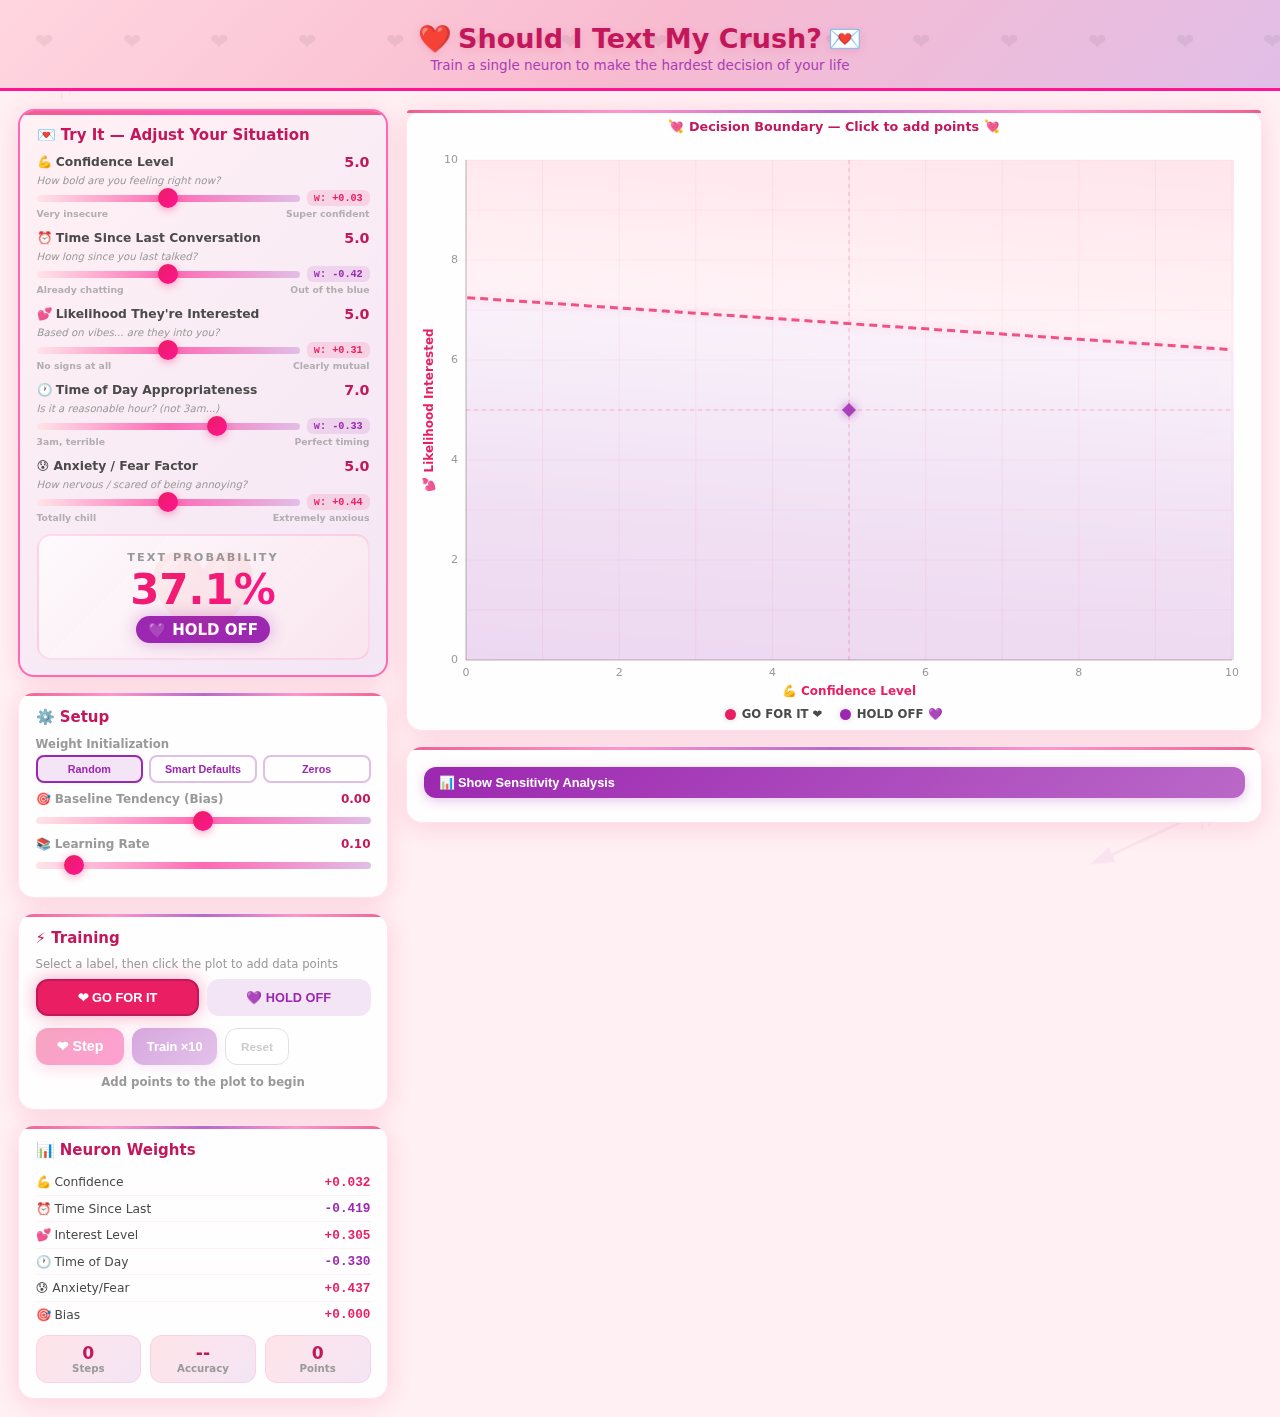
<file: Assignment-5/index.html>
<!DOCTYPE html>
<html lang="en">
<head>
<meta charset="UTF-8">
<meta name="viewport" content="width=device-width, initial-scale=1.0">
<title>Should I Text My Crush? - Interactive Decision Neuron</title>
<style>
  *,*::before,*::after{box-sizing:border-box;margin:0;padding:0}
  :root{
    --pink:#FF69B4;--hot-pink:#FF1493;--soft-pink:#FFE4E8;--rose:#E91E63;
    --deep-rose:#C2185B;--purple:#9C27B0;--light-purple:#E1BEE7;--lavender:#F3E5F5;
    --bg:#FFF0F3;--card:rgba(255,255,255,.92);--text:#4A4A4A;--text-light:#999;
    --gold:#D4A574;--shadow:0 4px 24px rgba(233,30,99,.15);
    --radius:16px;--glow:0 0 20px rgba(255,105,180,.3);
  }
  html{font-size:15px}
  body{font-family:'Segoe UI',system-ui,-apple-system,sans-serif;background:var(--bg);color:var(--text);min-height:100vh;overflow-x:hidden;position:relative}
  h1,h2,h3{font-weight:700}

  /* ── Floating Hearts Background ── */
  .hearts-bg{position:fixed;top:0;left:0;width:100%;height:100%;pointer-events:none;z-index:0;overflow:hidden}
  .floating-heart{position:absolute;color:rgba(255,105,180,.12);font-size:2rem;animation:floatUp linear infinite;pointer-events:none}
  @keyframes floatUp{
    0%{transform:translateY(100vh) rotate(0deg) scale(1);opacity:0}
    10%{opacity:1}
    90%{opacity:.8}
    100%{transform:translateY(-10vh) rotate(360deg) scale(.6);opacity:0}
  }
  .cupid-arrow{position:fixed;pointer-events:none;z-index:0;opacity:.06}
  .cupid-arrow svg{width:100%;height:100%}
  .cupid-arrow.tl{top:3%;left:2%;width:180px;transform:rotate(-25deg)}
  .cupid-arrow.br{bottom:5%;right:3%;width:160px;transform:rotate(155deg)}
  .cupid-arrow.mr{top:40%;right:1%;width:120px;transform:rotate(90deg)}

  /* ── Header ── */
  .header{position:relative;z-index:1;text-align:center;padding:1.5rem 1rem 1rem;background:linear-gradient(135deg,#FFD6E0,#F8BBD0,#E1BEE7);border-bottom:3px solid var(--hot-pink);overflow:hidden}
  .header::before{content:'';position:absolute;top:0;left:0;right:0;bottom:0;background:url("data:image/svg+xml,%3Csvg xmlns='http://www.w3.org/2000/svg' viewBox='0 0 80 80'%3E%3Ctext x='40' y='45' text-anchor='middle' font-size='20' opacity='.06'%3E%E2%9D%A4%3C/text%3E%3C/svg%3E") repeat;pointer-events:none}
  .header h1{font-size:1.8rem;color:var(--deep-rose);margin-bottom:.15rem;text-shadow:0 2px 8px rgba(233,30,99,.15);position:relative}
  .header h1::before{content:'\2764\FE0F';margin-right:.4rem}
  .header h1::after{content:'\1F48C';margin-left:.4rem}
  .header p{font-size:.9rem;color:var(--purple);opacity:.85;position:relative}

  /* ── Layout ── */
  .app{position:relative;z-index:1;display:flex;gap:1.2rem;padding:1.2rem;max-width:1440px;margin:0 auto}
  .left-panel{flex:0 0 370px;display:flex;flex-direction:column;gap:1rem}
  .right-panel{flex:1;min-width:0;display:flex;flex-direction:column;gap:1rem}

  /* ── Cards ── */
  .card{background:var(--card);border-radius:var(--radius);padding:1rem 1.1rem;box-shadow:var(--shadow);border:1.5px solid rgba(255,105,180,.18);backdrop-filter:blur(8px);position:relative;overflow:hidden}
  .card::before{content:'';position:absolute;top:0;left:0;right:0;height:3px;background:linear-gradient(90deg,var(--rose),var(--pink),var(--purple),var(--pink),var(--rose));opacity:.7}
  .card h2{font-size:1rem;margin-bottom:.7rem;color:var(--deep-rose);display:flex;align-items:center;gap:.4rem}

  /* ── Live Predictor ── */
  .predictor-card{background:linear-gradient(135deg,rgba(255,240,243,.95),rgba(243,229,245,.95));border:2px solid var(--pink)}
  .predictor-card::before{height:4px;background:linear-gradient(90deg,var(--rose),var(--hot-pink),var(--rose))}
  .input-slider-group{margin-bottom:.75rem;position:relative}
  .input-slider-header{display:flex;justify-content:space-between;align-items:center;margin-bottom:.3rem}
  .input-slider-name{font-size:.82rem;font-weight:700;color:var(--text)}
  .input-slider-val{font-size:.95rem;font-weight:800;color:var(--deep-rose);min-width:36px;text-align:right}
  .input-slider-desc{font-size:.68rem;color:var(--text-light);margin-bottom:.3rem;font-style:italic}
  .input-slider-track{position:relative;display:flex;align-items:center;gap:.5rem}
  .input-slider-track input[type=range]{flex:1}
  .weight-badge{display:inline-flex;align-items:center;padding:.15rem .45rem;border-radius:6px;font-size:.68rem;font-weight:800;font-family:monospace;white-space:nowrap}
  .weight-badge.pos{background:rgba(233,30,99,.12);color:var(--rose)}
  .weight-badge.neg{background:rgba(156,39,176,.12);color:var(--purple)}
  .slider-range-labels{display:flex;justify-content:space-between;font-size:.62rem;color:var(--text-light);margin-top:.15rem;font-weight:600;opacity:.75}
  .slider-range-labels span{max-width:45%}

  /* ── Prediction Output ── */
  .prediction-output{text-align:center;padding:1rem;margin-top:.3rem;background:linear-gradient(135deg,rgba(255,255,255,.7),rgba(255,228,232,.5));border-radius:14px;border:2px solid rgba(255,105,180,.2);position:relative}
  .prediction-label{font-size:.75rem;text-transform:uppercase;letter-spacing:2px;color:var(--text-light);font-weight:700;margin-bottom:.2rem}
  .prediction-pct{font-size:2.8rem;font-weight:900;background:linear-gradient(135deg,var(--rose),var(--hot-pink));-webkit-background-clip:text;-webkit-text-fill-color:transparent;background-clip:text;line-height:1.1}
  .prediction-verdict{font-size:1rem;font-weight:700;margin-top:.2rem;padding:.3rem .8rem;border-radius:20px;display:inline-block}
  .prediction-verdict.go{background:var(--rose);color:#fff;box-shadow:0 0 16px rgba(233,30,99,.35)}
  .prediction-verdict.hold{background:var(--purple);color:#fff;box-shadow:0 0 16px rgba(156,39,176,.35)}
  .prediction-heart{position:absolute;top:50%;left:50%;transform:translate(-50%,-50%);font-size:6rem;opacity:.06;pointer-events:none}

  /* ── Label Toggle ── */
  .label-toggle{display:flex;gap:.5rem;margin-bottom:.8rem}
  .label-btn{flex:1;padding:.6rem .5rem;border:2.5px solid transparent;border-radius:12px;font-size:.85rem;font-weight:700;cursor:pointer;transition:all .25s;display:flex;align-items:center;justify-content:center;gap:.35rem}
  .label-btn.go{background:var(--soft-pink);color:var(--rose)}
  .label-btn.go.active{background:var(--rose);color:#fff;border-color:var(--deep-rose);box-shadow:0 0 18px rgba(233,30,99,.4)}
  .label-btn.hold{background:var(--lavender);color:var(--purple)}
  .label-btn.hold.active{background:var(--purple);color:#fff;border-color:#7b1fa2;box-shadow:0 0 18px rgba(156,39,176,.4)}

  /* ── Buttons ── */
  .btn{padding:.55rem 1rem;border:none;border-radius:12px;font-size:.85rem;font-weight:700;cursor:pointer;transition:all .2s;display:inline-flex;align-items:center;gap:.3rem}
  .btn:disabled{opacity:.4;cursor:not-allowed;transform:none!important}
  .btn:hover:not(:disabled){transform:translateY(-2px)}
  .btn-primary{background:linear-gradient(135deg,var(--rose),var(--hot-pink));color:#fff;font-size:.95rem;padding:.7rem 1.4rem;box-shadow:0 4px 16px rgba(233,30,99,.35)}
  .btn-secondary{background:linear-gradient(135deg,var(--purple),#BA68C8);color:#fff;box-shadow:0 3px 12px rgba(156,39,176,.25)}
  .btn-danger{background:#fff;color:#ccc;border:1.5px solid #e0e0e0;font-size:.78rem}
  .btn-danger:hover:not(:disabled){background:#fce4ec;color:var(--rose);border-color:var(--rose)}
  .training-btns{display:flex;gap:.5rem;flex-wrap:wrap;margin-bottom:.3rem}

  /* ── Sliders ── */
  .slider-group{margin-bottom:.6rem}
  .slider-label{display:flex;justify-content:space-between;font-size:.8rem;margin-bottom:.25rem;color:var(--text-light);font-weight:600}
  .slider-label span:last-child{color:var(--deep-rose);font-weight:700}
  input[type=range]{-webkit-appearance:none;width:100%;height:7px;border-radius:4px;background:linear-gradient(90deg,var(--soft-pink),var(--pink),var(--light-purple));outline:none;transition:opacity .2s}
  input[type=range]::-webkit-slider-thumb{-webkit-appearance:none;width:20px;height:20px;border-radius:50%;background:linear-gradient(135deg,var(--rose),var(--hot-pink));cursor:pointer;box-shadow:0 2px 8px rgba(233,30,99,.4);transition:transform .15s}
  input[type=range]::-webkit-slider-thumb:hover{transform:scale(1.2)}
  input[type=range]::-moz-range-thumb{width:20px;height:20px;border-radius:50%;background:linear-gradient(135deg,var(--rose),var(--hot-pink));cursor:pointer;border:none}

  /* ── Init Options ── */
  .init-row{display:flex;gap:.4rem;margin-bottom:.6rem}
  .init-btn{flex:1;padding:.4rem;border:2px solid var(--light-purple);border-radius:8px;background:var(--card);font-size:.72rem;font-weight:600;color:var(--purple);cursor:pointer;transition:all .2s}
  .init-btn.active,.init-btn:hover{background:var(--lavender);border-color:var(--purple)}

  /* ── Metrics ── */
  .metric-row{display:flex;justify-content:space-between;align-items:center;padding:.35rem 0;border-bottom:1px solid rgba(255,105,180,.1);font-size:.82rem}
  .metric-row:last-child{border-bottom:none}
  .metric-row .name{display:flex;align-items:center;gap:.3rem}
  .metric-row .val{font-weight:700;font-variant-numeric:tabular-nums;transition:color .3s;font-family:monospace;font-size:.85rem}
  .metric-row .val.positive{color:#e91e63}
  .metric-row .val.negative{color:var(--purple)}
  .stat-row{display:flex;gap:.6rem;margin-top:.5rem}
  .stat-box{flex:1;text-align:center;padding:.5rem;background:linear-gradient(135deg,var(--soft-pink),var(--lavender));border-radius:12px;border:1px solid rgba(255,105,180,.15)}
  .stat-box .num{font-size:1.15rem;font-weight:800;color:var(--deep-rose)}
  .stat-box .lbl{font-size:.68rem;color:var(--text-light);font-weight:600}

  /* ── Plot ── */
  .plot-wrap{position:relative;background:var(--card);border-radius:var(--radius);box-shadow:var(--shadow);border:1.5px solid rgba(255,105,180,.18);padding:.6rem;backdrop-filter:blur(8px)}
  .plot-wrap::before{content:'';position:absolute;top:0;left:0;right:0;height:3px;background:linear-gradient(90deg,var(--rose),var(--pink),var(--purple),var(--pink),var(--rose));opacity:.7;border-radius:var(--radius) var(--radius) 0 0}
  .plot-container{position:relative;width:100%;aspect-ratio:1/1;max-height:560px}
  canvas.plot-canvas{width:100%;height:100%;border-radius:12px;cursor:crosshair;display:block}
  .plot-legend{display:flex;gap:1.2rem;justify-content:center;margin-top:.5rem;font-size:.78rem;font-weight:700}
  .plot-legend span{display:flex;align-items:center;gap:.35rem}
  .legend-dot{width:11px;height:11px;border-radius:50%;display:inline-block;box-shadow:0 0 6px rgba(0,0,0,.15)}

  .tooltip{position:fixed;background:rgba(233,30,99,.92);color:#fff;padding:.5rem .7rem;border-radius:10px;font-size:.72rem;line-height:1.5;pointer-events:none;z-index:100;opacity:0;transition:opacity .15s;white-space:nowrap;backdrop-filter:blur(4px);box-shadow:0 4px 12px rgba(233,30,99,.3)}
  .tooltip.show{opacity:1}

  /* ── Sensitivity ── */
  .sensitivity-toggle{width:100%;margin-top:.3rem}
  .sensitivity-panel{overflow:hidden;max-height:0;transition:max-height .4s ease-in-out;margin-top:.6rem}
  .sensitivity-panel.open{max-height:600px}
  .sensitivity-grid{display:grid;grid-template-columns:repeat(3,1fr);gap:.6rem}
  .mini-chart{background:linear-gradient(135deg,var(--soft-pink),var(--lavender));border-radius:10px;padding:.5rem;text-align:center;border:1px solid rgba(255,105,180,.12)}
  .mini-chart .chart-title{font-size:.7rem;font-weight:700;color:var(--deep-rose);margin-bottom:.3rem;white-space:nowrap;overflow:hidden;text-overflow:ellipsis}
  .mini-chart canvas{width:100%;height:80px;border-radius:6px;background:rgba(255,255,255,.7)}
  .mini-chart .score{font-size:.65rem;color:var(--text-light);margin-top:.2rem;font-weight:600}

  /* ── Status ── */
  .status-bar{text-align:center;font-size:.78rem;font-weight:600;padding:.35rem;border-radius:10px;transition:all .3s}
  .status-bar.idle{color:var(--text-light)}
  .status-bar.training{color:var(--rose);background:var(--soft-pink);box-shadow:0 0 12px rgba(233,30,99,.15)}
  .status-bar.done{color:#43a047;background:#e8f5e9}

  /* ── Section Divider ── */
  .heart-divider{text-align:center;margin:.3rem 0;font-size:.7rem;color:rgba(255,105,180,.35);letter-spacing:4px}

  /* ── Responsive ── */
  @media(max-width:900px){
    .app{flex-direction:column}
    .left-panel{flex:none;width:100%}
    .sensitivity-grid{grid-template-columns:repeat(2,1fr)}
  }
  @media(max-width:500px){
    html{font-size:14px}
    .header h1{font-size:1.3rem}
    .left-panel{flex:none}
    .sensitivity-grid{grid-template-columns:repeat(2,1fr)}
    .mini-chart:last-child{grid-column:span 2}
    .prediction-pct{font-size:2.2rem}
  }

  /* ── Animations ── */
  @keyframes pulse{0%,100%{transform:scale(1)}50%{transform:scale(1.08)}}
  @keyframes heartbeat{0%,100%{transform:translate(-50%,-50%) scale(1)}14%{transform:translate(-50%,-50%) scale(1.1)}28%{transform:translate(-50%,-50%) scale(1)}42%{transform:translate(-50%,-50%) scale(1.08)}70%{transform:translate(-50%,-50%) scale(1)}}
  @keyframes shimmer{0%{background-position:-200% 0}100%{background-position:200% 0}}
  .pulse{animation:pulse .5s ease-in-out}
</style>
</head>
<body>

<!-- Floating Hearts Background -->
<div class="hearts-bg" id="heartsBg"></div>

<!-- Cupid Arrows -->
<div class="cupid-arrow tl">
  <svg viewBox="0 0 200 60" fill="none" xmlns="http://www.w3.org/2000/svg">
    <line x1="10" y1="30" x2="170" y2="30" stroke="#E91E63" stroke-width="3"/>
    <polygon points="170,20 200,30 170,40" fill="#E91E63"/>
    <path d="M10,30 C10,20 0,15 0,25 C0,35 10,30 10,30 C10,30 20,35 20,25 C20,15 10,20 10,30Z" fill="#E91E63"/>
    <line x1="45" y1="10" x2="25" y2="50" stroke="#E91E63" stroke-width="2"/>
    <line x1="55" y1="10" x2="35" y2="50" stroke="#E91E63" stroke-width="2"/>
  </svg>
</div>
<div class="cupid-arrow br">
  <svg viewBox="0 0 200 60" fill="none" xmlns="http://www.w3.org/2000/svg">
    <line x1="10" y1="30" x2="170" y2="30" stroke="#9C27B0" stroke-width="3"/>
    <polygon points="170,20 200,30 170,40" fill="#9C27B0"/>
    <path d="M10,30 C10,20 0,15 0,25 C0,35 10,30 10,30 C10,30 20,35 20,25 C20,15 10,20 10,30Z" fill="#9C27B0"/>
    <line x1="45" y1="10" x2="25" y2="50" stroke="#9C27B0" stroke-width="2"/>
    <line x1="55" y1="10" x2="35" y2="50" stroke="#9C27B0" stroke-width="2"/>
  </svg>
</div>
<div class="cupid-arrow mr">
  <svg viewBox="0 0 200 60" fill="none" xmlns="http://www.w3.org/2000/svg">
    <line x1="10" y1="30" x2="170" y2="30" stroke="#FF69B4" stroke-width="3"/>
    <polygon points="170,20 200,30 170,40" fill="#FF69B4"/>
    <path d="M10,30 C10,20 0,15 0,25 C0,35 10,30 10,30 C10,30 20,35 20,25 C20,15 10,20 10,30Z" fill="#FF69B4"/>
  </svg>
</div>

<div class="header">
  <h1>Should I Text My Crush?</h1>
  <p>Train a single neuron to make the hardest decision of your life</p>
</div>

<div class="app">
  <!-- LEFT PANEL -->
  <div class="left-panel">

    <!-- Live Predictor -->
    <div class="card predictor-card">
      <h2>&#128140; Try It &mdash; Adjust Your Situation</h2>

      <div class="input-slider-group">
        <div class="input-slider-header">
          <span class="input-slider-name">&#128170; Confidence Level</span>
          <span class="input-slider-val" id="inputVal0">5.0</span>
        </div>
        <div class="input-slider-desc">How bold are you feeling right now?</div>
        <div class="input-slider-track">
          <input type="range" id="inputSlider0" min="0" max="10" step="0.1" value="5" oninput="updateInput(0,this.value)">
          <span class="weight-badge pos" id="wb0">w: +0.00</span>
        </div>
        <div class="slider-range-labels"><span>Very insecure</span><span>Super confident</span></div>
      </div>

      <div class="input-slider-group">
        <div class="input-slider-header">
          <span class="input-slider-name">&#9200; Time Since Last Conversation</span>
          <span class="input-slider-val" id="inputVal1">5.0</span>
        </div>
        <div class="input-slider-desc">How long since you last talked?</div>
        <div class="input-slider-track">
          <input type="range" id="inputSlider1" min="0" max="10" step="0.1" value="5" oninput="updateInput(1,this.value)">
          <span class="weight-badge pos" id="wb1">w: +0.00</span>
        </div>
        <div class="slider-range-labels"><span>Already chatting</span><span>Out of the blue</span></div>
      </div>

      <div class="input-slider-group">
        <div class="input-slider-header">
          <span class="input-slider-name">&#128149; Likelihood They're Interested</span>
          <span class="input-slider-val" id="inputVal2">5.0</span>
        </div>
        <div class="input-slider-desc">Based on vibes... are they into you?</div>
        <div class="input-slider-track">
          <input type="range" id="inputSlider2" min="0" max="10" step="0.1" value="5" oninput="updateInput(2,this.value)">
          <span class="weight-badge pos" id="wb2">w: +0.00</span>
        </div>
        <div class="slider-range-labels"><span>No signs at all</span><span>Clearly mutual</span></div>
      </div>

      <div class="input-slider-group">
        <div class="input-slider-header">
          <span class="input-slider-name">&#128336; Time of Day Appropriateness</span>
          <span class="input-slider-val" id="inputVal3">7.0</span>
        </div>
        <div class="input-slider-desc">Is it a reasonable hour? (not 3am...)</div>
        <div class="input-slider-track">
          <input type="range" id="inputSlider3" min="0" max="10" step="0.1" value="7" oninput="updateInput(3,this.value)">
          <span class="weight-badge pos" id="wb3">w: +0.00</span>
        </div>
        <div class="slider-range-labels"><span>3am, terrible</span><span>Perfect timing</span></div>
      </div>

      <div class="input-slider-group">
        <div class="input-slider-header">
          <span class="input-slider-name">&#128560; Anxiety / Fear Factor</span>
          <span class="input-slider-val" id="inputVal4">5.0</span>
        </div>
        <div class="input-slider-desc">How nervous / scared of being annoying?</div>
        <div class="input-slider-track">
          <input type="range" id="inputSlider4" min="0" max="10" step="0.1" value="5" oninput="updateInput(4,this.value)">
          <span class="weight-badge neg" id="wb4">w: +0.00</span>
        </div>
        <div class="slider-range-labels"><span>Totally chill</span><span>Extremely anxious</span></div>
      </div>

      <div class="prediction-output" id="predictionBox">
        <div class="prediction-heart" style="animation:heartbeat 1.5s infinite">&#10084;&#65039;</div>
        <div class="prediction-label">Text Probability</div>
        <div class="prediction-pct" id="predPct">50%</div>
        <div class="prediction-verdict go" id="predVerdict">GO FOR IT</div>
      </div>
    </div>

    <!-- Setup -->
    <div class="card">
      <h2>&#9881;&#65039; Setup</h2>

      <div style="font-size:.78rem;font-weight:600;color:var(--text-light);margin-bottom:.3rem">Weight Initialization</div>
      <div class="init-row">
        <button class="init-btn active" data-init="random" onclick="setInit('random')">Random</button>
        <button class="init-btn" data-init="smart" onclick="setInit('smart')">Smart Defaults</button>
        <button class="init-btn" data-init="zero" onclick="setInit('zero')">Zeros</button>
      </div>

      <div class="slider-group">
        <div class="slider-label"><span>&#127919; Baseline Tendency (Bias)</span><span id="biasVal">0.00</span></div>
        <input type="range" id="biasSlider" min="-5" max="5" step="0.1" value="0" oninput="setBias(this.value)">
      </div>
      <div class="slider-group">
        <div class="slider-label"><span>&#128218; Learning Rate</span><span id="lrVal">0.10</span></div>
        <input type="range" id="lrSlider" min="0.01" max="1" step="0.01" value="0.1" oninput="setLR(this.value)">
      </div>
    </div>

    <!-- Training -->
    <div class="card">
      <h2>&#9889; Training</h2>
      <div style="font-size:.78rem;color:var(--text-light);margin-bottom:.5rem">Select a label, then click the plot to add data points</div>

      <div class="label-toggle">
        <button class="label-btn go active" id="btnGo" onclick="setLabel(1)">&#10084; GO FOR IT</button>
        <button class="label-btn hold" id="btnHold" onclick="setLabel(0)">&#128156; HOLD OFF</button>
      </div>

      <div class="training-btns">
        <button class="btn btn-primary" id="btnStep" onclick="trainStep()" disabled>&#10084; Step</button>
        <button class="btn btn-secondary" id="btnTrain" onclick="trainMultiple()" disabled>Train &times;10</button>
        <button class="btn btn-danger" id="btnReset" onclick="resetAll()">Reset</button>
      </div>
      <div class="status-bar idle" id="status">Add points to the plot to begin</div>
    </div>

    <!-- Metrics -->
    <div class="card">
      <h2>&#128202; Neuron Weights</h2>
      <div id="weightsList">
        <div class="metric-row"><span class="name">&#128170; Confidence</span><span class="val" id="w0">0.00</span></div>
        <div class="metric-row"><span class="name">&#9200; Time Since Last</span><span class="val" id="w1">0.00</span></div>
        <div class="metric-row"><span class="name">&#128149; Interest Level</span><span class="val" id="w2">0.00</span></div>
        <div class="metric-row"><span class="name">&#128336; Time of Day</span><span class="val" id="w3">0.00</span></div>
        <div class="metric-row"><span class="name">&#128560; Anxiety/Fear</span><span class="val" id="w4">0.00</span></div>
        <div class="metric-row"><span class="name">&#127919; Bias</span><span class="val" id="wBias">0.00</span></div>
      </div>
      <div class="stat-row">
        <div class="stat-box"><div class="num" id="stepCount">0</div><div class="lbl">Steps</div></div>
        <div class="stat-box"><div class="num" id="accuracy">--</div><div class="lbl">Accuracy</div></div>
        <div class="stat-box"><div class="num" id="pointCount">0</div><div class="lbl">Points</div></div>
      </div>
    </div>

  </div>

  <!-- RIGHT PANEL -->
  <div class="right-panel">
    <div class="plot-wrap">
      <div style="font-size:.85rem;font-weight:700;color:var(--deep-rose);margin-bottom:.4rem;text-align:center">&#128152; Decision Boundary &mdash; Click to add points &#128152;</div>
      <div class="plot-container" id="plotContainer">
        <canvas class="plot-canvas" id="mainCanvas"></canvas>
      </div>
      <div class="plot-legend">
        <span><span class="legend-dot" style="background:var(--rose)"></span> GO FOR IT &#10084;</span>
        <span><span class="legend-dot" style="background:var(--purple)"></span> HOLD OFF &#128156;</span>
      </div>
    </div>

    <!-- Sensitivity -->
    <div class="card">
      <button class="btn btn-secondary sensitivity-toggle" id="sensToggle" onclick="toggleSensitivity()">&#128202; Show Sensitivity Analysis</button>
      <div class="sensitivity-panel" id="sensPanel">
        <div class="sensitivity-grid" id="sensGrid"></div>
      </div>
    </div>
  </div>
</div>

<div class="tooltip" id="tooltip"></div>

<script>
/* =============================================
   Interactive Decision Neuron
   "Should I text my crush?"
   Valentine's Edition
   ============================================= */

// ── Floating Hearts ──
(function spawnHearts() {
  const bg = document.getElementById('heartsBg');
  const hearts = ['\u2764','\u{1F495}','\u{1F497}','\u{1F496}','\u{1F49C}','\u{1F49D}','\u{1F493}','\u2665'];
  function addHeart() {
    const el = document.createElement('div');
    el.className = 'floating-heart';
    el.textContent = hearts[Math.random() * hearts.length | 0];
    el.style.left = (Math.random() * 100) + '%';
    el.style.fontSize = (1.2 + Math.random() * 2.5) + 'rem';
    el.style.animationDuration = (8 + Math.random() * 12) + 's';
    el.style.animationDelay = (Math.random() * 2) + 's';
    bg.appendChild(el);
    el.addEventListener('animationend', () => el.remove());
  }
  // initial batch
  for (let i = 0; i < 15; i++) setTimeout(addHeart, i * 400);
  setInterval(addHeart, 1800);
})();

// ── State ──
const FEATURES = [
  { name: 'Confidence', icon: '\u{1F4AA}', expectedSign: 1 },
  { name: 'Time Since Last', icon: '\u23F0', expectedSign: -1 },
  { name: 'Interest Level', icon: '\u{1F495}', expectedSign: 1 },
  { name: 'Time of Day', icon: '\u{1F550}', expectedSign: 1 },
  { name: 'Anxiety/Fear', icon: '\u{1F630}', expectedSign: -1 },
];
const FIXED_DEFAULTS = [5, 5, 5, 7, 5]; // default slider values

let weights = [0, 0, 0, 0, 0];
let bias = 0;
let learningRate = 0.1;
let currentLabel = 1;
let points = [];
let stepCounter = 0;
let isTraining = false;
let initMode = 'random';
let sensOpen = false;
let liveInputs = [...FIXED_DEFAULTS];

// ── Canvas Setup ──
const canvas = document.getElementById('mainCanvas');
const ctx = canvas.getContext('2d');
const MARGIN = { top: 20, right: 20, bottom: 40, left: 50 };

function resizeCanvas() {
  const container = document.getElementById('plotContainer');
  const w = container.clientWidth;
  const h = container.clientHeight;
  const dpr = window.devicePixelRatio || 1;
  canvas.width = w * dpr;
  canvas.height = h * dpr;
  canvas.style.width = w + 'px';
  canvas.style.height = h + 'px';
  ctx.setTransform(dpr, 0, 0, dpr, 0, 0);
  render();
}
window.addEventListener('resize', resizeCanvas);

// ── Math ──
function sigmoid(z) { return 1 / (1 + Math.exp(-z)); }
function predict(inputs) {
  let z = bias;
  for (let i = 0; i < 5; i++) z += weights[i] * inputs[i];
  return sigmoid(z);
}
function makeInputs(confidence, interest) {
  return [confidence, liveInputs[1], interest, liveInputs[3], liveInputs[4]];
}

// ── Live Input Sliders ──
function updateInput(idx, val) {
  liveInputs[idx] = parseFloat(val);
  document.getElementById('inputVal' + idx).textContent = parseFloat(val).toFixed(1);
  updatePrediction();
  render();
}
function updatePrediction() {
  const prob = predict(liveInputs);
  const pct = (prob * 100).toFixed(1);
  document.getElementById('predPct').textContent = pct + '%';
  const verdict = document.getElementById('predVerdict');
  if (prob >= 0.5) {
    verdict.textContent = '\u2764 GO FOR IT';
    verdict.className = 'prediction-verdict go';
  } else {
    verdict.textContent = '\u{1F49C} HOLD OFF';
    verdict.className = 'prediction-verdict hold';
  }
  // Update weight badges
  for (let i = 0; i < 5; i++) {
    const wb = document.getElementById('wb' + i);
    const w = weights[i];
    wb.textContent = 'w: ' + (w >= 0 ? '+' : '') + w.toFixed(2);
    wb.className = 'weight-badge ' + (w >= 0 ? 'pos' : 'neg');
  }
}

// ── Init ──
function setInit(mode) {
  initMode = mode;
  document.querySelectorAll('.init-btn').forEach(b => b.classList.toggle('active', b.dataset.init === mode));
  initWeights();
}
function initWeights() {
  if (initMode === 'random') {
    weights = Array.from({ length: 5 }, () => (Math.random() - 0.5));
  } else if (initMode === 'smart') {
    weights = FEATURES.map(f => f.expectedSign * (Math.random() * 0.3 + 0.2));
  } else {
    weights = [0, 0, 0, 0, 0];
  }
  bias = parseFloat(document.getElementById('biasSlider').value);
  stepCounter = 0;
  updateMetrics();
  updatePrediction();
  render();
}

// ── Controls ──
function setBias(v) {
  bias = parseFloat(v);
  document.getElementById('biasVal').textContent = bias.toFixed(2);
  updateMetrics();
  updatePrediction();
  render();
}
function setLR(v) {
  learningRate = parseFloat(v);
  document.getElementById('lrVal').textContent = learningRate.toFixed(2);
}
function setLabel(l) {
  currentLabel = l;
  document.getElementById('btnGo').classList.toggle('active', l === 1);
  document.getElementById('btnHold').classList.toggle('active', l === 0);
}

// ── Training ──
function trainStep() {
  if (points.length === 0) return;
  for (const p of points) {
    const pred = predict(p.inputs);
    const error = p.label - pred;
    for (let i = 0; i < 5; i++) {
      weights[i] += learningRate * error * p.inputs[i];
    }
    bias += learningRate * error;
  }
  const clamped = Math.max(-5, Math.min(5, bias));
  document.getElementById('biasSlider').value = clamped;
  document.getElementById('biasVal').textContent = bias.toFixed(2);

  stepCounter++;
  updateMetrics();
  updatePrediction();
  render();
}

async function trainMultiple() {
  if (points.length === 0) return;
  if (isTraining) { isTraining = false; return; }
  isTraining = true;
  const btn = document.getElementById('btnTrain');
  btn.textContent = '\u25A0 Stop';
  setStatus('training', 'Training...');

  for (let i = 0; i < 10; i++) {
    if (!isTraining) break;
    trainStep();
    await sleep(200);
  }
  isTraining = false;
  btn.textContent = 'Train \u00d710';
  setStatus('done', 'Training complete!');
  setTimeout(() => { if (!isTraining) setStatus('idle', 'Ready'); }, 1500);
}

function resetAll() {
  points = [];
  stepCounter = 0;
  isTraining = false;
  document.getElementById('btnTrain').textContent = 'Train \u00d710';
  initWeights();
  updateButtons();
  setStatus('idle', 'Add points to the plot to begin');
  render();
}

function sleep(ms) { return new Promise(r => setTimeout(r, ms)); }

function setStatus(cls, text) {
  const el = document.getElementById('status');
  el.className = 'status-bar ' + cls;
  el.textContent = text;
}

function updateButtons() {
  const hasPoints = points.length > 0;
  document.getElementById('btnStep').disabled = !hasPoints;
  document.getElementById('btnTrain').disabled = !hasPoints;
}

// ── Metrics ──
function updateMetrics() {
  for (let i = 0; i < 5; i++) {
    const el = document.getElementById('w' + i);
    el.textContent = (weights[i] >= 0 ? '+' : '') + weights[i].toFixed(3);
    el.className = 'val ' + (weights[i] >= 0 ? 'positive' : 'negative');
  }
  const bEl = document.getElementById('wBias');
  bEl.textContent = (bias >= 0 ? '+' : '') + bias.toFixed(3);
  bEl.className = 'val ' + (bias >= 0 ? 'positive' : 'negative');

  document.getElementById('stepCount').textContent = stepCounter;
  document.getElementById('pointCount').textContent = points.length;

  if (points.length > 0) {
    let correct = 0;
    for (const p of points) {
      const pred = predict(p.inputs);
      if ((pred >= 0.5 && p.label === 1) || (pred < 0.5 && p.label === 0)) correct++;
    }
    const acc = (correct / points.length * 100).toFixed(1);
    document.getElementById('accuracy').textContent = acc + '%';
  } else {
    document.getElementById('accuracy').textContent = '--';
  }
  if (sensOpen) renderSensitivity();
}

// ── Plot Coordinates ──
function plotW() { return canvas.width / (window.devicePixelRatio || 1) - MARGIN.left - MARGIN.right; }
function plotH() { return canvas.height / (window.devicePixelRatio || 1) - MARGIN.top - MARGIN.bottom; }
function toCanvasX(v) { return MARGIN.left + (v / 10) * plotW(); }
function toCanvasY(v) { return MARGIN.top + plotH() - (v / 10) * plotH(); }
function toDataX(cx) { return Math.max(0, Math.min(10, ((cx - MARGIN.left) / plotW()) * 10)); }
function toDataY(cy) { return Math.max(0, Math.min(10, ((MARGIN.top + plotH() - cy) / plotH()) * 10)); }

// ── Rendering ──
function render() {
  const w = canvas.width / (window.devicePixelRatio || 1);
  const h = canvas.height / (window.devicePixelRatio || 1);
  ctx.clearRect(0, 0, w, h);

  drawRegions(w, h);
  drawGrid(w, h);
  drawBoundary(w, h);
  drawAxes(w, h);
  drawLiveCrosshair();
  drawPoints();
}

function drawRegions(w, h) {
  const pw = plotW();
  const ph = plotH();
  const res = 4;
  for (let px = 0; px < pw; px += res) {
    for (let py = 0; py < ph; py += res) {
      const dx = (px / pw) * 10;
      const dy = ((ph - py) / ph) * 10;
      const prob = predict(makeInputs(dx, dy));
      if (prob >= 0.5) {
        ctx.fillStyle = `rgba(255,200,215,${0.2 + (prob - 0.5) * 1.0})`;
      } else {
        ctx.fillStyle = `rgba(225,190,231,${0.2 + (0.5 - prob) * 1.0})`;
      }
      ctx.fillRect(MARGIN.left + px, MARGIN.top + py, res, res);
    }
  }
}

function drawGrid(w, h) {
  ctx.strokeStyle = 'rgba(233,30,99,0.06)';
  ctx.lineWidth = 1;
  for (let i = 0; i <= 10; i++) {
    const x = toCanvasX(i);
    const y = toCanvasY(i);
    ctx.beginPath(); ctx.moveTo(x, MARGIN.top); ctx.lineTo(x, MARGIN.top + plotH()); ctx.stroke();
    ctx.beginPath(); ctx.moveTo(MARGIN.left, y); ctx.lineTo(MARGIN.left + plotW(), y); ctx.stroke();
  }
}

function drawBoundary(w, h) {
  if (Math.abs(weights[2]) < 0.001) return;

  ctx.save();
  ctx.beginPath();
  ctx.rect(MARGIN.left, MARGIN.top, plotW(), plotH());
  ctx.clip();

  const fixedSum = weights[1] * liveInputs[1] + weights[3] * liveInputs[3] + weights[4] * liveInputs[4];
  const pts = [];
  for (let px = -1; px <= 11; px += 0.2) {
    const y = -(weights[0] * px + fixedSum + bias) / weights[2];
    pts.push({ x: px, y });
  }

  ctx.strokeStyle = 'rgba(233,30,99,0.75)';
  ctx.lineWidth = 3;
  ctx.setLineDash([8, 5]);
  ctx.shadowColor = 'rgba(233,30,99,0.3)';
  ctx.shadowBlur = 8;
  ctx.beginPath();
  let started = false;
  for (const p of pts) {
    const cx = toCanvasX(p.x);
    const cy = toCanvasY(p.y);
    if (!started) { ctx.moveTo(cx, cy); started = true; } else ctx.lineTo(cx, cy);
  }
  ctx.stroke();
  ctx.setLineDash([]);
  ctx.shadowBlur = 0;
  ctx.restore();
}

function drawLiveCrosshair() {
  const cx = toCanvasX(liveInputs[0]);
  const cy = toCanvasY(liveInputs[2]);
  // Crosshair lines
  ctx.save();
  ctx.strokeStyle = 'rgba(233,30,99,0.25)';
  ctx.lineWidth = 1;
  ctx.setLineDash([4, 4]);
  ctx.beginPath(); ctx.moveTo(cx, MARGIN.top); ctx.lineTo(cx, MARGIN.top + plotH()); ctx.stroke();
  ctx.beginPath(); ctx.moveTo(MARGIN.left, cy); ctx.lineTo(MARGIN.left + plotW(), cy); ctx.stroke();
  ctx.setLineDash([]);
  // Diamond marker
  const prob = predict(liveInputs);
  const color = prob >= 0.5 ? 'rgba(233,30,99,0.8)' : 'rgba(156,39,176,0.8)';
  ctx.fillStyle = color;
  ctx.shadowColor = color;
  ctx.shadowBlur = 10;
  ctx.beginPath();
  ctx.moveTo(cx, cy - 7); ctx.lineTo(cx + 7, cy); ctx.lineTo(cx, cy + 7); ctx.lineTo(cx - 7, cy);
  ctx.closePath();
  ctx.fill();
  ctx.shadowBlur = 0;
  // Percentage label
  ctx.fillStyle = '#fff';
  ctx.font = 'bold 9px sans-serif';
  ctx.textAlign = 'center';
  ctx.textBaseline = 'middle';
  // Only if diamond is big enough
  ctx.restore();
}

function drawAxes(w, h) {
  ctx.strokeStyle = 'rgba(74,74,74,0.25)';
  ctx.lineWidth = 1.5;
  ctx.beginPath();
  ctx.moveTo(MARGIN.left, MARGIN.top + plotH());
  ctx.lineTo(MARGIN.left + plotW(), MARGIN.top + plotH());
  ctx.stroke();
  ctx.beginPath();
  ctx.moveTo(MARGIN.left, MARGIN.top);
  ctx.lineTo(MARGIN.left, MARGIN.top + plotH());
  ctx.stroke();

  ctx.fillStyle = '#999';
  ctx.font = '11px "Segoe UI", system-ui, sans-serif';
  ctx.textAlign = 'center';
  for (let i = 0; i <= 10; i += 2) {
    ctx.fillText(i, toCanvasX(i), MARGIN.top + plotH() + 16);
  }
  ctx.textAlign = 'right';
  ctx.textBaseline = 'middle';
  for (let i = 0; i <= 10; i += 2) {
    ctx.fillText(i, MARGIN.left - 8, toCanvasY(i));
  }

  ctx.fillStyle = '#E91E63';
  ctx.font = 'bold 12px "Segoe UI", system-ui, sans-serif';
  ctx.textAlign = 'center';
  ctx.textBaseline = 'top';
  ctx.fillText('\u{1F4AA} Confidence Level', MARGIN.left + plotW() / 2, MARGIN.top + plotH() + 26);
  ctx.save();
  ctx.translate(14, MARGIN.top + plotH() / 2);
  ctx.rotate(-Math.PI / 2);
  ctx.textBaseline = 'middle';
  ctx.fillText('\u{1F495} Likelihood Interested', 0, 0);
  ctx.restore();
}

function drawPoints() {
  for (const p of points) {
    const cx = toCanvasX(p.inputs[0]);
    const cy = toCanvasY(p.inputs[2]);
    const r = 8;
    if (p.label === 1) {
      drawHeart(cx, cy, r, 'rgba(233,30,99,0.9)', 'rgba(233,30,99,0.2)');
    } else {
      drawHeart(cx, cy, r, 'rgba(156,39,176,0.9)', 'rgba(156,39,176,0.2)');
    }
  }
}

function drawHeart(cx, cy, size, fill, stroke) {
  ctx.save();
  ctx.fillStyle = fill;
  ctx.strokeStyle = stroke;
  ctx.lineWidth = 2;
  ctx.shadowColor = fill;
  ctx.shadowBlur = 6;
  ctx.beginPath();
  const s = size * 0.9;
  const topY = cy - s * 0.4;
  ctx.moveTo(cx, cy + s * 0.6);
  ctx.bezierCurveTo(cx - s * 1.2, cy - s * 0.2, cx - s * 0.7, topY - s * 0.7, cx, topY + s * 0.1);
  ctx.bezierCurveTo(cx + s * 0.7, topY - s * 0.7, cx + s * 1.2, cy - s * 0.2, cx, cy + s * 0.6);
  ctx.fill();
  ctx.shadowBlur = 0;
  ctx.stroke();
  ctx.restore();
}

// ── Interaction ──
canvas.addEventListener('click', function (e) {
  if (isTraining) return;
  const rect = canvas.getBoundingClientRect();
  const mx = e.clientX - rect.left;
  const my = e.clientY - rect.top;

  for (const p of points) {
    const px = toCanvasX(p.inputs[0]);
    const py = toCanvasY(p.inputs[2]);
    if (Math.hypot(mx - px, my - py) < 12) {
      p.label = p.label === 1 ? 0 : 1;
      updateButtons();
      updateMetrics();
      updatePrediction();
      render();
      return;
    }
  }

  const dx = toDataX(mx);
  const dy = toDataY(my);
  if (dx < 0 || dx > 10 || dy < 0 || dy > 10) return;

  const inputs = [dx, liveInputs[1], dy, liveInputs[3], liveInputs[4]];
  points.push({ inputs, label: currentLabel });
  updateButtons();
  updateMetrics();
  updatePrediction();
  render();
  setStatus('idle', `${points.length} point${points.length > 1 ? 's' : ''} \u2014 Ready to train`);
});

// Tooltip
canvas.addEventListener('mousemove', function (e) {
  const rect = canvas.getBoundingClientRect();
  const mx = e.clientX - rect.left;
  const my = e.clientY - rect.top;
  const tip = document.getElementById('tooltip');

  let found = null;
  for (const p of points) {
    const px = toCanvasX(p.inputs[0]);
    const py = toCanvasY(p.inputs[2]);
    if (Math.hypot(mx - px, my - py) < 12) { found = p; break; }
  }

  if (found) {
    const prob = predict(found.inputs);
    tip.innerHTML = `<b>${found.label === 1 ? '\u2764 GO FOR IT' : '\u{1F49C} HOLD OFF'}</b><br>` +
      `\u{1F4AA} Confidence: ${found.inputs[0].toFixed(1)}<br>` +
      `\u23F0 Time Since: ${found.inputs[1].toFixed(1)}<br>` +
      `\u{1F495} Interest: ${found.inputs[2].toFixed(1)}<br>` +
      `\u{1F550} Time of Day: ${found.inputs[3].toFixed(1)}<br>` +
      `\u{1F630} Anxiety: ${found.inputs[4].toFixed(1)}<br>` +
      `Prediction: ${(prob * 100).toFixed(1)}%`;
    tip.style.left = (e.clientX + 14) + 'px';
    tip.style.top = (e.clientY - 10) + 'px';
    tip.classList.add('show');
    canvas.style.cursor = 'pointer';
  } else {
    tip.classList.remove('show');
    canvas.style.cursor = 'crosshair';
  }
});
canvas.addEventListener('mouseleave', () => {
  document.getElementById('tooltip').classList.remove('show');
});

// ── Sensitivity Analysis ──
function toggleSensitivity() {
  sensOpen = !sensOpen;
  document.getElementById('sensPanel').classList.toggle('open', sensOpen);
  document.getElementById('sensToggle').textContent = sensOpen ? '\u{1F4CA} Hide Sensitivity Analysis' : '\u{1F4CA} Show Sensitivity Analysis';
  if (sensOpen) buildSensCharts();
}

function buildSensCharts() {
  const grid = document.getElementById('sensGrid');
  grid.innerHTML = '';
  for (let i = 0; i < 5; i++) {
    const div = document.createElement('div');
    div.className = 'mini-chart';
    div.innerHTML = `<div class="chart-title">${FEATURES[i].icon} ${FEATURES[i].name}</div>
      <canvas id="sensCanvas${i}" width="300" height="160"></canvas>
      <div class="score" id="sensScore${i}"></div>`;
    grid.appendChild(div);
  }
  renderSensitivity();
}

function renderSensitivity() {
  const defaults = [...liveInputs];
  for (let fi = 0; fi < 5; fi++) {
    const c = document.getElementById('sensCanvas' + fi);
    if (!c) return;
    const cx = c.getContext('2d');
    const w = c.width;
    const h = c.height;
    const pad = { top: 8, bottom: 18, left: 28, right: 8 };
    cx.clearRect(0, 0, w, h);

    const dataPoints = [];
    let minP = 1, maxP = 0;
    for (let v = 0; v <= 10; v += 0.5) {
      const inputs = [...defaults];
      inputs[fi] = v;
      const prob = predict(inputs);
      dataPoints.push({ v, prob });
      if (prob < minP) minP = prob;
      if (prob > maxP) maxP = prob;
    }

    const pw = w - pad.left - pad.right;
    const ph = h - pad.top - pad.bottom;

    cx.strokeStyle = 'rgba(233,30,99,0.1)';
    cx.lineWidth = 0.5;
    cx.font = '10px sans-serif';
    cx.fillStyle = '#bbb';
    cx.textAlign = 'right';
    for (let p = 0; p <= 100; p += 25) {
      const y = pad.top + ph - (p / 100) * ph;
      cx.beginPath(); cx.moveTo(pad.left, y); cx.lineTo(pad.left + pw, y); cx.stroke();
      cx.fillText(p + '%', pad.left - 3, y + 3);
    }
    cx.textAlign = 'center';
    for (let v = 0; v <= 10; v += 5) {
      const x = pad.left + (v / 10) * pw;
      cx.fillText(v, x, h - 3);
    }

    const grad = cx.createLinearGradient(pad.left, 0, pad.left + pw, 0);
    grad.addColorStop(0, '#E91E63');
    grad.addColorStop(1, '#9C27B0');
    cx.strokeStyle = grad;
    cx.lineWidth = 2.5;
    cx.beginPath();
    for (let j = 0; j < dataPoints.length; j++) {
      const x = pad.left + (dataPoints[j].v / 10) * pw;
      const y = pad.top + ph - dataPoints[j].prob * ph;
      if (j === 0) cx.moveTo(x, y); else cx.lineTo(x, y);
    }
    cx.stroke();

    // Current value marker
    const defV = defaults[fi];
    const mx = pad.left + (defV / 10) * pw;
    cx.strokeStyle = 'rgba(233,30,99,0.35)';
    cx.lineWidth = 1;
    cx.setLineDash([3, 3]);
    cx.beginPath(); cx.moveTo(mx, pad.top); cx.lineTo(mx, pad.top + ph); cx.stroke();
    cx.setLineDash([]);

    // Heart at current value intersection
    const curProb = predict(defaults);
    const hy = pad.top + ph - curProb * ph;
    cx.fillStyle = '#E91E63';
    cx.font = '10px sans-serif';
    cx.textAlign = 'center';
    cx.fillText('\u2764', mx, hy - 2);

    const score = ((maxP - minP) * 100).toFixed(0);
    const scoreEl = document.getElementById('sensScore' + fi);
    if (scoreEl) scoreEl.textContent = `Sensitivity: ${score}%`;
  }
}

// ── Init ──
function init() {
  initWeights();
  resizeCanvas();
  updateButtons();
  updatePrediction();
}
init();
</script>
</body>
</html>
</file>
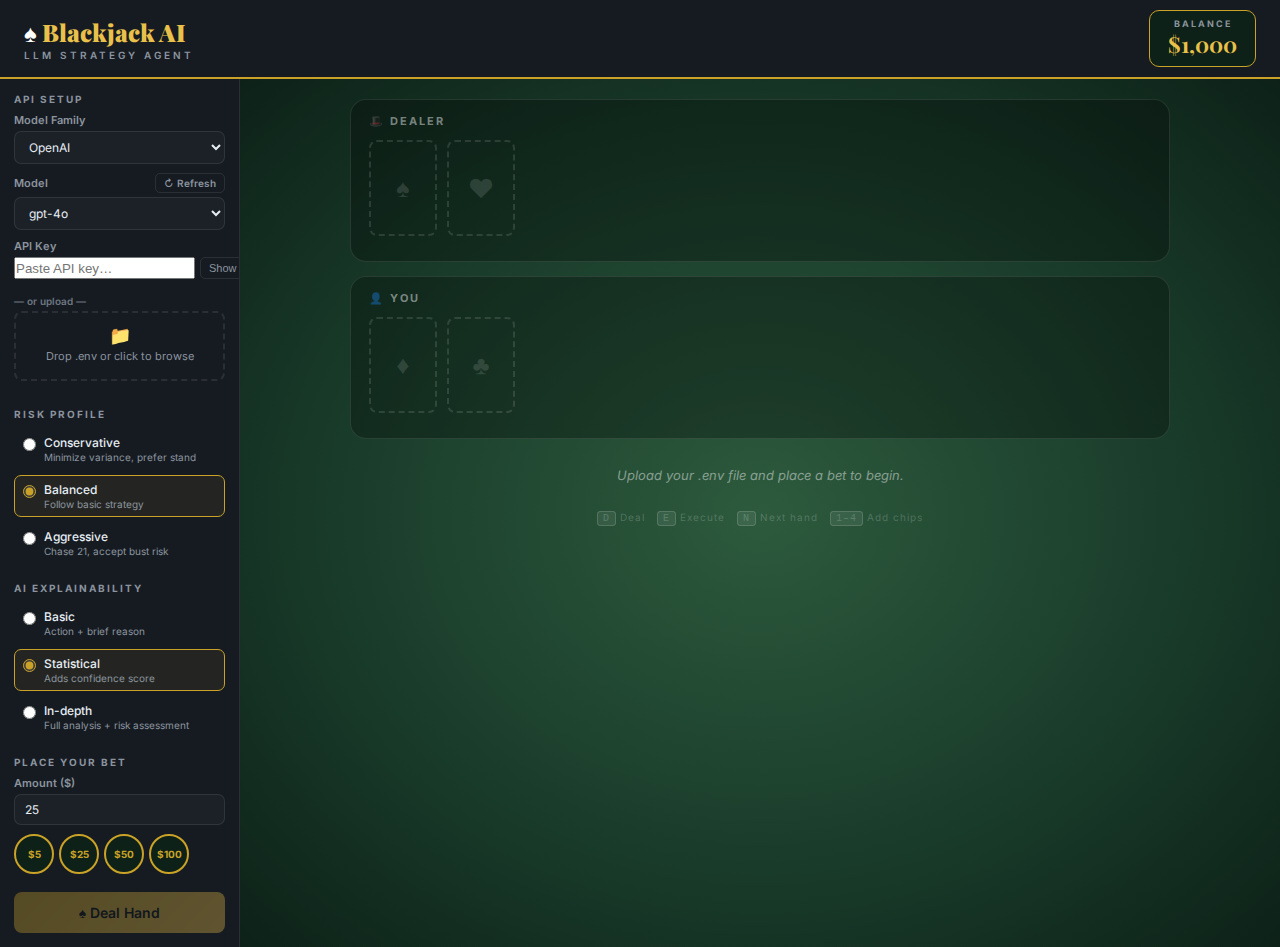
<file: Blackjack-AI-Agent/index.html>
<!DOCTYPE html>
<html lang="en">
<head>
  <meta charset="UTF-8">
  <meta name="viewport" content="width=device-width, initial-scale=1.0">
  <title>Blackjack AI Agent</title>
  <link href="https://fonts.googleapis.com/css2?family=Playfair+Display:wght@700;900&family=Inter:wght@400;500;600;700&display=swap" rel="stylesheet">
  <style>
    :root {
      --felt: #1a3d2b;
      --felt-dark: #0d2118;
      --felt-border: #2d6a4f;
      --gold: #c9a227;
      --gold-light: #e8c04a;
      --dark: #0d1117;
      --surface: #161b22;
      --panel: #1c2128;
      --panel-border: rgba(255,255,255,0.09);
      --red: #e53935;
      --green: #43a047;
      --blue: #1565c0;
      --text: #e6edf3;
      --text2: #8b949e;
      --text3: #6e7681;
    }
    *, *::before, *::after { box-sizing: border-box; margin: 0; padding: 0; }
    body {
      font-family: 'Inter', sans-serif;
      background: var(--dark);
      color: var(--text);
      min-height: 100vh;
      display: flex;
      flex-direction: column;
      font-size: 14px;
    }

    /* ── HEADER ── */
    header {
      background: var(--surface);
      border-bottom: 2px solid var(--gold);
      padding: 10px 24px;
      display: flex;
      align-items: center;
      gap: 16px;
      flex-shrink: 0;
    }
    .logo { font-family: 'Playfair Display', serif; font-size: 24px; font-weight: 900; color: var(--gold-light); }
    .logo span { color: #fff; }
    .logo-sub { font-size: 10px; font-weight: 600; letter-spacing: 3px; text-transform: uppercase; color: var(--text2); margin-top: 1px; }
    .header-spacer { flex: 1; }
    .balance-display { background: var(--felt-dark); border: 1px solid var(--gold); border-radius: 10px; padding: 7px 18px; text-align: center; }
    .balance-label { font-size: 9px; font-weight: 700; letter-spacing: 2px; text-transform: uppercase; color: var(--text2); }
    .balance-amount { font-family: 'Playfair Display', serif; font-size: 22px; font-weight: 700; color: var(--gold-light); display: inline-block; }

    /* ── BALANCE FLASH ANIMATIONS ── */
    @keyframes balanceWin {
      0%   { color: var(--gold-light); transform: scale(1); }
      35%  { color: #66bb6a; text-shadow: 0 0 18px rgba(102,187,106,0.9); transform: scale(1.18); }
      100% { color: var(--gold-light); text-shadow: none; transform: scale(1); }
    }
    @keyframes balanceLose {
      0%   { color: var(--gold-light); transform: scale(1); }
      35%  { color: #ef5350; text-shadow: 0 0 18px rgba(239,83,80,0.9); transform: scale(0.88); }
      100% { color: var(--gold-light); text-shadow: none; transform: scale(1); }
    }
    .balance-flash-win  { animation: balanceWin  0.75s cubic-bezier(0.34,1.56,0.64,1) forwards; }
    .balance-flash-lose { animation: balanceLose 0.75s ease forwards; }

    /* ── LAYOUT ── */
    .app-body { display: flex; flex: 1; overflow: hidden; }

    /* ── SIDEBAR ── */
    .sidebar {
      width: 240px; flex-shrink: 0; background: var(--surface);
      border-right: 1px solid var(--panel-border); display: flex;
      flex-direction: column; overflow-y: auto; padding: 14px; gap: 18px;
    }
    .section-title { font-size: 10px; font-weight: 700; letter-spacing: 2px; text-transform: uppercase; color: var(--text2); margin-bottom: 8px; }
    .form-group { display: flex; flex-direction: column; gap: 4px; margin-bottom: 9px; }
    .form-label { font-size: 11px; font-weight: 600; color: var(--text2); }
    select, input[type="number"] {
      background: var(--panel); border: 1px solid var(--panel-border); border-radius: 7px;
      padding: 7px 10px; color: var(--text); font-family: 'Inter', sans-serif;
      font-size: 12px; outline: none; width: 100%; transition: border-color 0.15s;
    }
    select:focus, input:focus { border-color: var(--gold); }
    select option { background: var(--panel); }

    /* ── FILE UPLOAD ── */
    .file-upload-area {
      border: 2px dashed var(--panel-border); border-radius: 8px; padding: 12px;
      text-align: center; cursor: pointer; transition: all 0.15s; position: relative;
    }
    .file-upload-area:hover { border-color: var(--gold); background: rgba(201,162,39,0.05); }
    .file-upload-area.has-file { border-color: var(--green); background: rgba(67,160,71,0.05); }
    .file-upload-area input[type="file"] { position: absolute; inset: 0; opacity: 0; cursor: pointer; width: 100%; height: 100%; }
    .upload-icon { font-size: 18px; }
    .upload-text { font-size: 11px; color: var(--text2); margin-top: 3px; }
    .upload-status { font-size: 11px; margin-top: 4px; font-weight: 600; }
    .upload-status.ok { color: var(--green); }
    .upload-status.err { color: var(--red); }

    /* ── RADIO GROUPS ── */
    .radio-group { display: flex; flex-direction: column; gap: 5px; }
    .radio-option {
      display: flex; align-items: flex-start; gap: 8px; cursor: pointer;
      padding: 6px 8px; border-radius: 7px; border: 1px solid transparent; transition: all 0.13s;
    }
    .radio-option:hover { background: rgba(255,255,255,0.04); }
    .radio-option.selected { border-color: var(--gold); background: rgba(201,162,39,0.08); }
    .radio-option input[type="radio"] { accent-color: var(--gold); margin-top: 3px; flex-shrink: 0; }
    .radio-label { font-size: 12px; font-weight: 500; }
    .radio-desc { font-size: 10px; color: var(--text2); margin-top: 1px; }

    /* ── BET CHIPS ── */
    .bet-chips { display: flex; gap: 5px; flex-wrap: wrap; margin-top: 7px; }
    .chip {
      background: var(--felt-dark); border: 2px solid var(--gold); border-radius: 50%;
      width: 40px; height: 40px; display: flex; align-items: center; justify-content: center;
      font-size: 10px; font-weight: 700; color: var(--gold); cursor: pointer;
      transition: all 0.13s; user-select: none;
    }
    .chip:hover { background: var(--gold); color: var(--dark); transform: translateY(-2px); }

    /* ── BUTTONS ── */
    .btn {
      display: inline-flex; align-items: center; justify-content: center; gap: 6px;
      padding: 9px 18px; border-radius: 8px; border: none; cursor: pointer;
      font-family: 'Inter', sans-serif; font-size: 13px; font-weight: 600;
      transition: all 0.15s; white-space: nowrap;
    }
    .btn:disabled { opacity: 0.35; cursor: not-allowed !important; transform: none !important; box-shadow: none !important; }
    .btn-gold { background: linear-gradient(135deg, var(--gold), var(--gold-light)); color: var(--dark); width: 100%; font-size: 14px; padding: 12px; }
    .btn-gold:hover:not(:disabled) { transform: translateY(-1px); box-shadow: 0 4px 16px rgba(201,162,39,0.4); }
    .btn-execute { background: linear-gradient(135deg, #1565c0, #1976d2); color: #fff; width: 100%; font-size: 15px; padding: 13px; }
    .btn-execute:hover:not(:disabled) { transform: translateY(-1px); box-shadow: 0 4px 16px rgba(21,101,192,0.5); }
    .btn-sm { background: transparent; border: 1px solid var(--panel-border); color: var(--text2); padding: 3px 8px; font-size: 10px; border-radius: 5px; }
    .btn-sm:hover:not(:disabled) { border-color: var(--gold); color: var(--gold); }

    /* ── MAIN TABLE ── */
    .main-area { flex: 1; overflow-y: auto; background: radial-gradient(ellipse at center, #2d5a3d 0%, #1a3d2b 55%, #0d2118 100%); }
    .table-area { max-width: 860px; margin: 0 auto; padding: 20px; display: flex; flex-direction: column; gap: 14px; }

    /* ── HAND SECTIONS ── */
    .hand-section { background: rgba(0,0,0,0.28); border: 1px solid rgba(255,255,255,0.1); border-radius: 16px; padding: 14px 18px; }
    .hand-label { font-size: 11px; font-weight: 700; letter-spacing: 2px; text-transform: uppercase; color: rgba(255,255,255,0.45); margin-bottom: 10px; }
    .cards-row { display: flex; gap: 10px; flex-wrap: wrap; align-items: center; min-height: 100px; }

    /* ── CARD DEAL ANIMATION ── */
    @keyframes cardSlideIn {
      0%   { opacity: 0; transform: translateY(-40px) rotate(-5deg) scale(0.85); }
      70%  { transform: translateY(4px) rotate(1deg) scale(1.02); }
      100% { opacity: 1; transform: translateY(0) rotate(0) scale(1); }
    }
    .card-new { animation: cardSlideIn 0.38s cubic-bezier(0.34, 1.56, 0.64, 1) both; }

    /* ── PLAYING CARDS ── */
    .card {
      width: 68px; height: 96px; background: #fff; border-radius: 8px; border: 1px solid #ddd;
      display: flex; flex-direction: column; justify-content: space-between;
      padding: 5px 6px; box-shadow: 2px 4px 12px rgba(0,0,0,0.5); font-weight: 700;
      transition: transform 0.2s; flex-shrink: 0;
    }
    .card:hover { transform: translateY(-4px); }
    .card.hidden { background: linear-gradient(135deg, #1a237e 0%, #283593 50%, #1a237e 100%); border-color: #1a237e; position: relative; }
    .card.hidden::after { content: '?'; font-size: 30px; color: rgba(255,255,255,0.3); display: flex; align-items: center; justify-content: center; position: absolute; inset: 0; }
    .card-corner { display: flex; flex-direction: column; line-height: 1; }
    .card-rank { font-size: 14px; }
    .card-suit-sm { font-size: 11px; }
    .card-center { font-size: 22px; text-align: center; }
    .card-bottom { transform: rotate(180deg); }
    .card.red .card-rank, .card.red .card-suit-sm, .card.red .card-center { color: #c62828; }
    .card.black .card-rank, .card.black .card-suit-sm, .card.black .card-center { color: #212121; }
    .card-placeholder { width: 68px; height: 96px; border: 2px dashed rgba(255,255,255,0.12); border-radius: 8px; display: flex; align-items: center; justify-content: center; color: rgba(255,255,255,0.12); font-size: 26px; flex-shrink: 0; }
    .hand-total { margin-top: 9px; font-size: 13px; color: rgba(255,255,255,0.65); }
    .hand-total strong { color: #fff; font-size: 15px; }
    .hand-total.bust strong { color: var(--red); }
    .hand-total.bj strong { color: var(--gold-light); }

    /* ── AI PANEL ── */
    .ai-panel { background: rgba(0,0,0,0.42); border: 1px solid rgba(201,162,39,0.3); border-radius: 16px; padding: 15px 18px; display: none; }
    .ai-panel.show { display: block; }
    .ai-panel-header { display: flex; align-items: center; gap: 10px; margin-bottom: 12px; }
    .ai-badge { background: var(--gold); color: var(--dark); font-size: 9px; font-weight: 700; letter-spacing: 1.5px; text-transform: uppercase; padding: 3px 8px; border-radius: 20px; }
    .ai-panel-title { font-family: 'Playfair Display', serif; font-size: 15px; font-weight: 700; color: var(--gold-light); }
    .ai-loading { display: flex; align-items: center; gap: 10px; color: var(--text2); font-size: 13px; }
    @keyframes spin { to { transform: rotate(360deg); } }
    .spinner { width: 18px; height: 18px; border: 2px solid rgba(201,162,39,0.25); border-top-color: var(--gold); border-radius: 50%; animation: spin 0.8s linear infinite; flex-shrink: 0; }
    .action-rec { display: inline-flex; align-items: center; gap: 8px; padding: 7px 14px; border-radius: 8px; font-size: 15px; font-weight: 700; margin-bottom: 12px; }
    .action-rec.hit  { background: rgba(229,57,53,0.2); border: 1px solid var(--red); color: #ef9a9a; }
    .action-rec.stand { background: rgba(67,160,71,0.2); border: 1px solid var(--green); color: #a5d6a7; }
    .ai-fields { display: flex; flex-direction: column; gap: 9px; }
    .ai-field { display: flex; flex-direction: column; gap: 3px; }
    .ai-field-label { font-size: 9px; font-weight: 700; letter-spacing: 1.5px; text-transform: uppercase; color: var(--text3); }
    .ai-field-value { font-size: 13px; color: var(--text); line-height: 1.55; }
    .confidence-bar { height: 4px; background: rgba(255,255,255,0.1); border-radius: 2px; margin-top: 4px; }
    .confidence-fill { height: 100%; background: linear-gradient(90deg, var(--gold), var(--gold-light)); border-radius: 2px; transition: width 0.6s ease; }
    .confidence-pct { font-size: 11px; color: var(--gold); margin-top: 3px; }

    /* ── ACTION AREA ── */
    .action-area { display: none; flex-direction: column; gap: 9px; }
    .action-area.show { display: flex; }

    /* ── RESULT BANNER ── */
    .result-banner { background: rgba(0,0,0,0.55); border: 2px solid var(--gold); border-radius: 14px; padding: 20px; text-align: center; display: none; }
    .result-banner.show { display: block; }
    .result-title { font-family: 'Playfair Display', serif; font-size: 28px; font-weight: 900; margin-bottom: 6px; }
    .result-title.win { color: var(--gold-light); }
    .result-title.lose { color: var(--red); }
    .result-title.push { color: var(--text2); }
    .result-title.bj { color: #fff; text-shadow: 0 0 20px var(--gold-light); }
    .result-sub { font-size: 14px; color: var(--text2); margin-bottom: 14px; }
    .result-next { display: inline-block; width: auto; padding: 10px 28px; }

    /* ── STATUS & ERROR ── */
    .status-msg { text-align: center; padding: 14px; color: rgba(255,255,255,0.45); font-size: 13px; font-style: italic; }
    .error-toast { background: rgba(229,57,53,0.12); border: 1px solid rgba(229,57,53,0.35); border-radius: 10px; padding: 10px 14px; color: #ef9a9a; font-size: 12px; display: none; }
    .error-toast.show { display: block; }

    ::-webkit-scrollbar { width: 5px; }
    ::-webkit-scrollbar-track { background: transparent; }
    ::-webkit-scrollbar-thumb { background: rgba(255,255,255,0.1); border-radius: 3px; }
    ::-webkit-scrollbar-thumb:hover { background: var(--gold); }

    @media (max-width: 680px) {
      .app-body { flex-direction: column; }
      .sidebar { width: 100%; border-right: none; border-bottom: 1px solid var(--panel-border); max-height: 60vh; }
    }
  </style>
</head>
<body>

<header>
  <div>
    <div class="logo"><span>♠</span> Blackjack <span style="color:var(--gold-light)">AI</span></div>
    <div class="logo-sub">LLM Strategy Agent</div>
  </div>
  <div class="header-spacer"></div>
  <div class="balance-display">
    <div class="balance-label">Balance</div>
    <div class="balance-amount" id="balanceDisplay">$1,000</div>
  </div>
</header>

<div class="app-body">

  <!-- ═══ SIDEBAR ═══ -->
  <div class="sidebar">

    <div>
      <div class="section-title">API Setup</div>

      <div class="form-group">
        <div class="form-label">Model Family</div>
        <select id="familySelect" onchange="onFamilyChange()">
          <option value="openai">OpenAI</option>
          <option value="anthropic">Anthropic</option>
        </select>
      </div>

      <div class="form-group">
        <div style="display:flex;align-items:center;justify-content:space-between;">
          <div class="form-label">Model</div>
          <button class="btn btn-sm" onclick="refreshModels()">↻ Refresh</button>
        </div>
        <select id="modelSelect"></select>
      </div>

      <div class="form-group">
        <div class="form-label">API Key</div>
        <div style="display:flex;gap:5px;">
          <input type="password" id="keyInput" placeholder="Paste API key…" oninput="handleKeyInput(this.value)" style="flex:1;">
          <button class="btn-sm" id="showKeyBtn" onclick="toggleKeyVis()" style="padding:4px 8px;font-size:11px;">Show</button>
        </div>
        <div id="keyHint" style="font-size:10px;margin-top:3px;"></div>
      </div>

      <div class="form-group">
        <div class="form-label" style="color:var(--text3);font-size:10px;">— or upload —</div>
        <div class="file-upload-area" id="uploadArea">
          <input type="file" id="envFileInput" accept=".env,text/plain" onchange="handleEnvUpload(event)">
          <div class="upload-icon">📁</div>
          <div class="upload-text">Drop .env or click to browse</div>
          <div class="upload-status" id="uploadStatus"></div>
        </div>
      </div>
    </div>

    <div>
      <div class="section-title">Risk Profile</div>
      <div class="radio-group">
        <label class="radio-option" id="risk-conservative">
          <input type="radio" name="risk" value="conservative" onchange="onRiskChange(this)">
          <div><div class="radio-label">Conservative</div><div class="radio-desc">Minimize variance, prefer stand</div></div>
        </label>
        <label class="radio-option selected" id="risk-balanced">
          <input type="radio" name="risk" value="balanced" checked onchange="onRiskChange(this)">
          <div><div class="radio-label">Balanced</div><div class="radio-desc">Follow basic strategy</div></div>
        </label>
        <label class="radio-option" id="risk-aggressive">
          <input type="radio" name="risk" value="aggressive" onchange="onRiskChange(this)">
          <div><div class="radio-label">Aggressive</div><div class="radio-desc">Chase 21, accept bust risk</div></div>
        </label>
      </div>
    </div>

    <div>
      <div class="section-title">AI Explainability</div>
      <div class="radio-group">
        <label class="radio-option" id="exp-basic">
          <input type="radio" name="explain" value="basic" onchange="onExplainChange(this)">
          <div><div class="radio-label">Basic</div><div class="radio-desc">Action + brief reason</div></div>
        </label>
        <label class="radio-option selected" id="exp-statistical">
          <input type="radio" name="explain" value="statistical" checked onchange="onExplainChange(this)">
          <div><div class="radio-label">Statistical</div><div class="radio-desc">Adds confidence score</div></div>
        </label>
        <label class="radio-option" id="exp-indepth">
          <input type="radio" name="explain" value="indepth" onchange="onExplainChange(this)">
          <div><div class="radio-label">In-depth</div><div class="radio-desc">Full analysis + risk assessment</div></div>
        </label>
      </div>
    </div>

    <div>
      <div class="section-title">Place Your Bet</div>
      <div class="form-group">
        <div class="form-label">Amount ($)</div>
        <input type="number" id="betInput" value="25" min="1" max="10000" step="1" placeholder="Bet amount…">
      </div>
      <div class="bet-chips">
        <div class="chip" onclick="addBet(5)">$5</div>
        <div class="chip" onclick="addBet(25)">$25</div>
        <div class="chip" onclick="addBet(50)">$50</div>
        <div class="chip" onclick="addBet(100)">$100</div>
      </div>
    </div>

    <button class="btn btn-gold" id="dealBtn" onclick="deal()">♠ Deal Hand</button>

  </div>

  <!-- ═══ TABLE ═══ -->
  <div class="main-area">
    <div class="table-area">

      <div class="error-toast" id="errorToast"></div>

      <div class="hand-section">
        <div class="hand-label">🎩 Dealer</div>
        <div class="cards-row" id="dealerCards">
          <div class="card-placeholder">♠</div>
          <div class="card-placeholder">♥</div>
        </div>
        <div class="hand-total" id="dealerTotal"></div>
      </div>

      <div class="ai-panel" id="aiPanel">
        <div class="ai-panel-header">
          <span class="ai-badge">AI Strategy</span>
          <span class="ai-panel-title">Agent Recommendation</span>
        </div>
        <div id="aiLoading" class="ai-loading">
          <div class="spinner"></div>
          <span>Analyzing game state…</span>
        </div>
        <div id="aiResult" style="display:none">
          <div id="actionRec" class="action-rec"></div>
          <div class="ai-fields" id="aiFields"></div>
        </div>
      </div>

      <div class="action-area" id="actionArea">
        <button class="btn btn-execute" id="executeBtn" onclick="executeRecommendation()">
          ▶ Execute Recommendation
        </button>
      </div>

      <div class="result-banner" id="resultBanner">
        <div class="result-title" id="resultTitle"></div>
        <div class="result-sub" id="resultSub"></div>
        <button class="btn btn-gold result-next" onclick="resetHand()">♠ Next Hand</button>
      </div>

      <div class="hand-section">
        <div class="hand-label">👤 You</div>
        <div class="cards-row" id="playerCards">
          <div class="card-placeholder">♦</div>
          <div class="card-placeholder">♣</div>
        </div>
        <div class="hand-total" id="playerTotal"></div>
      </div>

      <div class="status-msg" id="statusMsg">Upload your .env file and place a bet to begin.</div>

      <div style="text-align:center;font-size:10px;color:rgba(255,255,255,0.2);letter-spacing:1px;padding-bottom:6px;">
        <kbd style="background:rgba(255,255,255,0.08);border:1px solid rgba(255,255,255,0.15);border-radius:3px;padding:1px 5px;">D</kbd> Deal &nbsp;
        <kbd style="background:rgba(255,255,255,0.08);border:1px solid rgba(255,255,255,0.15);border-radius:3px;padding:1px 5px;">E</kbd> Execute &nbsp;
        <kbd style="background:rgba(255,255,255,0.08);border:1px solid rgba(255,255,255,0.15);border-radius:3px;padding:1px 5px;">N</kbd> Next hand &nbsp;
        <kbd style="background:rgba(255,255,255,0.08);border:1px solid rgba(255,255,255,0.15);border-radius:3px;padding:1px 5px;">1–4</kbd> Add chips
      </div>

    </div>
  </div>
</div>

<script>
// ================================================================
// STATE
// ================================================================
const state = {
  apiKeys: {}, family: 'openai', model: '',
  riskProfile: 'balanced', explainLevel: 'statistical',
  balance: 1000, bet: 0,
  deck: [], playerHand: [], dealerHand: [],
  phase: 'idle', lastAiResponse: null, pendingAction: null, isLoading: false,
};

const MODELS = {
  openai: ['gpt-4o', 'gpt-4o-mini', 'o4-mini'],
  anthropic: ['claude-opus-4-7', 'claude-sonnet-4-6', 'claude-haiku-4-5-20251001'],
};
const RED_SUITS = new Set(['♥', '♦']);

function g(id) { return document.getElementById(id); }

// ================================================================
// INIT
// ================================================================
function init() { refreshModels(); updateDealBtn(); }

// ================================================================
// ENV / KEY INPUT
// ================================================================
function handleEnvUpload(event) {
  const file = event.target.files[0];
  if (!file) return;
  const reader = new FileReader();
  reader.onload = (e) => {
    const vars = parseEnvFile(e.target.result);
    const found = [];
    if (vars.OPENAI_API_KEY)    { state.apiKeys.openai    = vars.OPENAI_API_KEY;    found.push('OpenAI'); }
    if (vars.ANTHROPIC_API_KEY) { state.apiKeys.anthropic = vars.ANTHROPIC_API_KEY; found.push('Anthropic'); }
    const area = g('uploadArea'), status = g('uploadStatus');
    if (found.length === 0) {
      area.classList.remove('has-file');
      status.className = 'upload-status err';
      status.textContent = '⚠ No keys found (OPENAI_API_KEY or ANTHROPIC_API_KEY)';
      console.warn('[BlackjackAI] .env: no recognized keys. Found:', Object.keys(vars));
    } else {
      area.classList.add('has-file');
      status.className = 'upload-status ok';
      status.textContent = `✓ Loaded: ${found.join(', ')}`;
      console.log('[BlackjackAI] .env loaded. Providers:', found);
    }
    updateDealBtn();
  };
  reader.onerror = () => { g('uploadStatus').className = 'upload-status err'; g('uploadStatus').textContent = '✗ Failed to read file'; };
  reader.readAsText(file);
}

function handleKeyInput(val) {
  const key = val.trim();
  const hint = g('keyHint');
  if (!key) { hint.textContent = ''; state.apiKeys[state.family] = ''; updateDealBtn(); return; }
  const prefix = state.family === 'openai' ? 'sk-' : 'sk-ant-';
  const valid = key.startsWith(prefix);
  hint.style.color = valid ? 'var(--green)' : 'var(--red)';
  hint.textContent = valid ? '✓ Key format looks good' : `⚠ Keys start with "${prefix}"`;
  state.apiKeys[state.family] = key;
  updateDealBtn();
}

function toggleKeyVis() {
  const inp = g('keyInput'), btn = g('showKeyBtn');
  inp.type = inp.type === 'password' ? 'text' : 'password';
  btn.textContent = inp.type === 'password' ? 'Show' : 'Hide';
}

function parseEnvFile(content) {
  const vars = {};
  for (const raw of content.split('\n')) {
    const line = raw.trim();
    if (!line || line.startsWith('#')) continue;
    const eq = line.indexOf('=');
    if (eq === -1) continue;
    const key = line.slice(0, eq).trim();
    let val = line.slice(eq + 1).trim();
    if ((val.startsWith('"') && val.endsWith('"')) || (val.startsWith("'") && val.endsWith("'"))) val = val.slice(1, -1);
    if (key) vars[key] = val;
  }
  return vars;
}

// ================================================================
// MODEL SELECTION
// ================================================================
function onFamilyChange() {
  state.family = g('familySelect').value;
  refreshModels();
  g('keyInput').value = ''; g('keyHint').textContent = '';
  updateDealBtn();
}
function refreshModels() {
  const list = MODELS[state.family] || [];
  g('modelSelect').innerHTML = list.map(m => `<option value="${m}">${m}</option>`).join('');
  state.model = list[0] || '';
}

// ================================================================
// SETTINGS
// ================================================================
function onRiskChange(radio) {
  state.riskProfile = radio.value;
  document.querySelectorAll('[id^="risk-"]').forEach(el => el.classList.remove('selected'));
  g(`risk-${radio.value}`).classList.add('selected');
}
function onExplainChange(radio) {
  state.explainLevel = radio.value;
  document.querySelectorAll('[id^="exp-"]').forEach(el => el.classList.remove('selected'));
  g(`exp-${radio.value}`).classList.add('selected');
  if (state.lastAiResponse) renderAiResult(state.lastAiResponse);
}
function addBet(amount) { const inp = g('betInput'); inp.value = (parseInt(inp.value) || 0) + amount; }
function updateDealBtn() { g('dealBtn').disabled = !state.apiKeys[state.family] || state.phase === 'playing' || state.isLoading; }

// ================================================================
// CARD UTILITIES
// ================================================================
function createDeck() {
  return ['♠','♥','♦','♣'].flatMap(s => ['A','2','3','4','5','6','7','8','9','10','J','Q','K'].map(r => ({ suit:s, rank:r, hidden:false })));
}
function shuffle(deck) {
  for (let i = deck.length - 1; i > 0; i--) { const j = Math.floor(Math.random()*(i+1)); [deck[i],deck[j]]=[deck[j],deck[i]]; }
  return deck;
}
function handValue(cards) {
  let v = 0, aces = 0;
  for (const c of cards.filter(c => !c.hidden)) {
    if (c.rank==='A') { aces++; v+=11; } else if (['J','Q','K'].includes(c.rank)) v+=10; else v+=parseInt(c.rank);
  }
  while (v > 21 && aces > 0) { v -= 10; aces--; }
  return v;
}
function isSoft(cards) {
  let v = 0, sa = 0;
  for (const c of cards.filter(c => !c.hidden)) {
    if (c.rank==='A') { sa++; v+=11; } else if (['J','Q','K'].includes(c.rank)) v+=10; else v+=parseInt(c.rank);
  }
  while (v > 21 && sa > 0) { v -= 10; sa--; }
  return sa > 0;
}
function isBlackjack(hand) { return hand.length === 2 && handValue(hand) === 21; }
function drawCard() { return state.deck.pop(); }
function fmtCard(c) { return c.hidden ? '[hidden]' : `${c.rank}${c.suit}`; }
function fmtHand(h) { return h.map(fmtCard).join(', '); }

// ================================================================
// CARD RENDERING
// ================================================================
function renderCard(c, animate, delay = 0) {
  const animAttr = animate ? `class="card-new"` : '';
  const styleAttr = animate && delay ? `style="animation-delay:${delay}ms"` : '';
  const combined = animate ? `class="card-new"${delay ? ` style="animation-delay:${delay}ms"` : ''}` : '';

  if (c.hidden) return `<div class="card hidden ${animate ? 'card-new' : ''}" ${delay && animate ? `style="animation-delay:${delay}ms"` : ''}></div>`;
  const color = RED_SUITS.has(c.suit) ? 'red' : 'black';
  return `<div class="card ${color} ${animate ? 'card-new' : ''}" ${delay && animate ? `style="animation-delay:${delay}ms"` : ''}>
    <div class="card-corner"><div class="card-rank">${c.rank}</div><div class="card-suit-sm">${c.suit}</div></div>
    <div class="card-center">${c.suit}</div>
    <div class="card-corner card-bottom"><div class="card-rank">${c.rank}</div><div class="card-suit-sm">${c.suit}</div></div>
  </div>`;
}

// animateFrom: cards at index >= animateFrom get the slide-in animation
function renderHand(hand, elId, animateFrom = -1) {
  const el = g(elId);
  if (hand.length === 0) {
    el.innerHTML = `<div class="card-placeholder">♠</div><div class="card-placeholder">♥</div>`;
    return;
  }
  el.innerHTML = hand.map((c, i) => {
    const anim = animateFrom >= 0 && i >= animateFrom;
    const delay = anim ? (i - animateFrom) * 90 : 0;
    return renderCard(c, anim, delay);
  }).join('');
}

function renderTotals() {
  const pv = handValue(state.playerHand);
  const pEl = g('playerTotal');
  if (state.playerHand.length > 0) {
    const soft = isSoft(state.playerHand) && pv <= 21;
    const cls = pv > 21 ? 'bust' : isBlackjack(state.playerHand) ? 'bj' : '';
    pEl.className = `hand-total ${cls}`;
    const suffix = pv > 21 ? ' — BUST' : isBlackjack(state.playerHand) ? ' — BLACKJACK!' : '';
    pEl.innerHTML = `Total: <strong>${pv}${soft ? ' soft' : ''}${suffix}</strong>`;
  } else { pEl.textContent = ''; }

  const dEl = g('dealerTotal');
  if (state.dealerHand.length > 0) {
    dEl.innerHTML = `Showing: <strong>${handValue(state.dealerHand)}</strong>`;
  } else { dEl.textContent = ''; }
}

// ================================================================
// DEAL
// ================================================================
async function deal() {
  const bet = parseInt(g('betInput').value);
  if (!Number.isInteger(bet) || bet <= 0) { showError('Enter a valid bet amount (positive whole number).'); return; }
  if (bet > state.balance) { showError(`Bet of $${bet} exceeds your balance of $${state.balance.toLocaleString()}.`); return; }
  if (!state.apiKeys[state.family]) { showError('No API key for selected provider.'); return; }

  state.bet = bet; state.phase = 'playing';
  state.lastAiResponse = null; state.pendingAction = null;
  state.deck = shuffle(createDeck());
  state.playerHand = [drawCard(), drawCard()];
  state.dealerHand = [drawCard(), { ...drawCard(), hidden: true }];

  console.log('[BlackjackAI] ══ NEW HAND ══');
  console.log('[BlackjackAI] DEAL — Player:', fmtHand(state.playerHand), '| Total:', handValue(state.playerHand));
  console.log('[BlackjackAI] DEAL — Dealer up:', fmtCard(state.dealerHand[0]), '| Hole: [hidden]');
  console.log('[BlackjackAI] Bet: $' + bet + ' | Balance: $' + state.balance);

  hideError();
  g('resultBanner').classList.remove('show');
  g('aiPanel').classList.remove('show');
  g('actionArea').classList.remove('show');
  updateDealBtn();

  // Animate all deal cards (staggered)
  renderHand(state.playerHand, 'playerCards', 0);
  renderHand(state.dealerHand, 'dealerCards', 0);
  renderTotals();
  setStatus(`Bet: $${bet} — Hand dealt. Consulting AI…`);

  if (isBlackjack(state.playerHand)) {
    console.log('[BlackjackAI] Player natural blackjack!');
    await revealAndResolve();
    return;
  }
  await askAgent();
}

// ================================================================
// ASK AGENT
// ================================================================
async function askAgent() {
  const apiKey = state.apiKeys[state.family];
  const model = g('modelSelect').value;

  g('aiPanel').classList.add('show');
  g('aiLoading').style.display = 'flex';
  g('aiResult').style.display = 'none';
  g('actionArea').classList.remove('show');
  state.isLoading = true; updateDealBtn();

  const systemPrompt = buildSystemPrompt();
  const userMessage = buildUserMessage();

  console.log('[BlackjackAI] ══ LLM REQUEST ══');
  console.log('[BlackjackAI] Provider:', state.family, '| Model:', model);
  console.log('[BlackjackAI] System prompt:\n' + systemPrompt);
  console.log('[BlackjackAI] User message:\n' + userMessage);

  try {
    const raw = state.family === 'openai'
      ? await callOpenAI(systemPrompt, userMessage, model, apiKey)
      : await callAnthropic(systemPrompt, userMessage, model, apiKey);

    console.log('[BlackjackAI] Raw LLM response:', raw);

    let parsed;
    try { parsed = JSON.parse(raw); }
    catch {
      const match = raw.match(/\{[\s\S]*\}/);
      if (match) { try { parsed = JSON.parse(match[0]); } catch { throw new Error('Response is not valid JSON — see console'); } }
      else { throw new Error('Response is not valid JSON — see console'); }
    }

    console.log('[BlackjackAI] Parsed JSON:', parsed);

    if (!parsed.action || !['hit','stand'].includes(parsed.action.toLowerCase()))
      throw new Error(`Invalid action field: "${parsed.action}"`);
    parsed.action = parsed.action.toLowerCase();

    state.lastAiResponse = parsed;
    state.pendingAction = parsed.action;

    g('aiLoading').style.display = 'none';
    g('aiResult').style.display = 'block';
    renderAiResult(parsed);

    g('executeBtn').textContent = `▶ Execute: ${parsed.action.toUpperCase()}`;
    g('executeBtn').disabled = false;
    g('actionArea').classList.add('show');
    setStatus(`AI recommends: ${parsed.action.toUpperCase()}. Click Execute to proceed.`);

  } catch (err) {
    console.error('[BlackjackAI] LLM error:', err);
    g('aiLoading').style.display = 'none';
    g('aiPanel').classList.remove('show');
    const m = err.message || '';
    let msg = 'AI error: ';
    if (m.includes('401') || m.toLowerCase().includes('invalid') || m.toLowerCase().includes('api key') || m.toLowerCase().includes('authentication'))
      msg += 'Invalid API key.';
    else if (m.includes('429') || m.toLowerCase().includes('rate'))
      msg += 'Rate limit hit. Wait a moment.';
    else if (m.toLowerCase().includes('json'))
      msg += 'Could not parse AI response as JSON. Raw output is in the console.';
    else if (m.toLowerCase().includes('fetch') || m.toLowerCase().includes('network') || m.toLowerCase().includes('cors'))
      msg += 'Network error — check your connection.';
    else msg += m || 'Unknown error.';
    showError(msg);
  } finally {
    state.isLoading = false; updateDealBtn();
  }
}

// ================================================================
// EXECUTE RECOMMENDATION
// ================================================================
async function executeRecommendation() {
  if (!state.pendingAction) return;
  const action = state.pendingAction;
  state.pendingAction = null;
  g('executeBtn').disabled = true;
  g('actionArea').classList.remove('show');

  console.log(`[BlackjackAI] ══ EXECUTE: ${action.toUpperCase()} ══`);

  if (action === 'hit') {
    const card = drawCard();
    state.playerHand.push(card);
    console.log('[BlackjackAI] HIT — drew:', fmtCard(card), '| New total:', handValue(state.playerHand));

    // Animate only the new card
    renderHand(state.playerHand, 'playerCards', state.playerHand.length - 1);
    renderTotals();

    const total = handValue(state.playerHand);
    if (total > 21) { console.log('[BlackjackAI] Player bust at', total); setStatus('Bust!'); await revealAndResolve(); return; }
    if (total === 21) { console.log('[BlackjackAI] Hit 21 — auto stand'); setStatus('21! Standing…'); await revealAndResolve(); return; }

    setStatus(`Hit! Total: ${total}. Consulting AI again…`);
    await askAgent();
  } else {
    console.log('[BlackjackAI] STAND — player total:', handValue(state.playerHand));
    setStatus('Standing. Dealer plays…');
    await revealAndResolve();
  }
}

// ================================================================
// DEALER HOLE-CARD FLIP
// ================================================================
function flipHoleCard() {
  return new Promise(resolve => {
    const row = g('dealerCards');
    if (row.children.length < 2) { if (state.dealerHand[1]) state.dealerHand[1].hidden = false; resolve(); return; }

    const holeEl = row.children[1];
    if (!holeEl.classList.contains('hidden')) { resolve(); return; }

    // Squeeze out
    holeEl.style.transition = 'transform 0.17s ease-in';
    holeEl.style.transform = 'scaleX(0)';

    setTimeout(() => {
      // Reveal data
      state.dealerHand[1].hidden = false;
      const c = state.dealerHand[1];
      const color = RED_SUITS.has(c.suit) ? 'red' : 'black';

      // Build replacement element
      const newEl = document.createElement('div');
      newEl.className = `card ${color}`;
      newEl.style.transform = 'scaleX(0)';
      newEl.innerHTML = `
        <div class="card-corner"><div class="card-rank">${c.rank}</div><div class="card-suit-sm">${c.suit}</div></div>
        <div class="card-center">${c.suit}</div>
        <div class="card-corner card-bottom"><div class="card-rank">${c.rank}</div><div class="card-suit-sm">${c.suit}</div></div>`;
      row.replaceChild(newEl, holeEl);

      // Squeeze back in
      requestAnimationFrame(() => requestAnimationFrame(() => {
        newEl.style.transition = 'transform 0.17s ease-out';
        newEl.style.transform = 'scaleX(1)';
      }));

      setTimeout(resolve, 190);
    }, 180);
  });
}

// ================================================================
// DEALER PLAY & RESOLVE
// ================================================================
async function revealAndResolve() {
  g('aiPanel').classList.remove('show');
  g('actionArea').classList.remove('show');

  await flipHoleCard();

  renderTotals();
  state.phase = 'dealer';

  console.log('[BlackjackAI] ══ DEALER PLAY ══');
  console.log('[BlackjackAI] Dealer reveals:', fmtHand(state.dealerHand), '| Total:', handValue(state.dealerHand));

  while (handValue(state.dealerHand) < 17) {
    const card = drawCard();
    state.dealerHand.push(card);
    console.log('[BlackjackAI] Dealer HIT:', fmtCard(card), '| Total:', handValue(state.dealerHand));
    // Brief pause between dealer draws so it doesn't feel instant
    await new Promise(r => setTimeout(r, 350));
    renderHand(state.dealerHand, 'dealerCards', state.dealerHand.length - 1);
    renderTotals();
  }

  console.log('[BlackjackAI] Dealer stands at:', handValue(state.dealerHand));
  resolve_hand();
}

function resolve_hand() {
  state.phase = 'resolved';
  const pv = handValue(state.playerHand), dv = handValue(state.dealerHand);
  const pBJ = isBlackjack(state.playerHand), dBJ = isBlackjack(state.dealerHand);

  let type, title, sub, payout;
  if (pBJ && dBJ)      { type='push';       title='Push';           sub='Both have Blackjack — bet returned.';                    payout=0; }
  else if (pBJ)        { const w=Math.floor(state.bet*1.5); type='bj'; title='♠ Blackjack!'; sub=`Natural 21 — you win $${w}! (3:2)`; payout=w; }
  else if (pv > 21)    { type='lose';       title='Bust';           sub=`Over 21 — lost $${state.bet}.`;                          payout=-state.bet; }
  else if (dv > 21)    { type='win';        title='Dealer Busts!';  sub=`Dealer went over 21 — you win $${state.bet}!`;           payout=state.bet; }
  else if (pv > dv)    { type='win';        title='You Win!';       sub=`${pv} beats dealer's ${dv} — you win $${state.bet}!`;   payout=state.bet; }
  else if (dv > pv)    { type='lose';       title='Dealer Wins';    sub=`Dealer's ${dv} beats your ${pv} — lost $${state.bet}.`; payout=-state.bet; }
  else                 { type='push';       title='Push';           sub=`Both at ${pv} — bet returned.`;                         payout=0; }

  state.balance += payout;
  console.log('[BlackjackAI] ══ RESOLVE ══');
  console.log(`[BlackjackAI] Player: ${pv} | Dealer: ${dv} | Result: ${type} | Payout: ${payout>=0?'+':''}${payout}`);
  console.log('[BlackjackAI] New balance: $' + state.balance);

  // Balance flash animation
  const balEl = g('balanceDisplay');
  balEl.classList.remove('balance-flash-win', 'balance-flash-lose');
  void balEl.offsetWidth; // force reflow to restart animation
  balEl.textContent = `$${state.balance.toLocaleString()}`;
  if (payout > 0)      balEl.classList.add('balance-flash-win');
  else if (payout < 0) balEl.classList.add('balance-flash-lose');

  g('resultTitle').className = `result-title ${type}`;
  g('resultTitle').textContent = title;
  g('resultSub').textContent = sub;
  g('resultBanner').classList.add('show');
  setStatus(''); updateDealBtn();

  if (state.balance <= 0) {
    state.balance = 1000; balEl.textContent = '$1,000';
    g('resultSub').textContent += ' — Out of chips! Balance reset to $1,000.';
  }
}

function resetHand() {
  state.phase = 'idle'; state.lastAiResponse = null; state.pendingAction = null;
  state.playerHand = []; state.dealerHand = [];
  renderHand([], 'playerCards'); renderHand([], 'dealerCards');
  g('playerTotal').textContent = ''; g('dealerTotal').textContent = '';
  g('aiPanel').classList.remove('show'); g('actionArea').classList.remove('show');
  g('resultBanner').classList.remove('show');
  hideError(); setStatus('Place your bet and deal when ready.'); updateDealBtn();
}

// ================================================================
// AI ANALYSIS RENDERING
// ================================================================
function renderAiResult(data) {
  const level = state.explainLevel;
  const el = g('actionRec');
  el.className = `action-rec ${data.action}`;
  el.textContent = data.action === 'hit' ? '▲ HIT' : '■ STAND';

  let html = `<div class="ai-field">
    <div class="ai-field-label">Brief Reasoning</div>
    <div class="ai-field-value">${esc(data.brief_reasoning || '')}</div>
  </div>`;

  if (level === 'statistical' || level === 'indepth') {
    const pct = Math.round((data.confidence || 0) * 100);
    html += `<div class="ai-field">
      <div class="ai-field-label">Confidence</div>
      <div class="confidence-bar"><div class="confidence-fill" style="width:${pct}%"></div></div>
      <div class="confidence-pct">${pct}%</div>
    </div>`;
  }
  if (level === 'indepth') {
    if (data.detailed_reasoning) html += `<div class="ai-field"><div class="ai-field-label">Detailed Analysis</div><div class="ai-field-value">${esc(data.detailed_reasoning)}</div></div>`;
    if (data.risk_assessment)    html += `<div class="ai-field"><div class="ai-field-label">Risk Assessment</div><div class="ai-field-value">${esc(data.risk_assessment)}</div></div>`;
  }

  g('aiFields').innerHTML = html;
}

// ================================================================
// PROMPT BUILDERS
// ================================================================
function buildSystemPrompt() {
  const desc = {
    conservative: 'Conservative: Prefer standing to avoid busting; minimize variance. Only hit when the risk of busting is very low.',
    balanced:     'Balanced: Follow textbook basic blackjack strategy — make the statistically optimal play.',
    aggressive:   'Aggressive: Accept higher bust risk to chase 21. Hit more liberally than basic strategy suggests.',
  };
  return `You are a blackjack strategy advisor. Analyze the current game state and recommend whether the player should hit or stand.

Risk Profile: ${state.riskProfile.charAt(0).toUpperCase()+state.riskProfile.slice(1)}
Strategy: ${desc[state.riskProfile]}

Respond with ONLY a valid JSON object — no markdown fences, no preamble, no trailing text:

{
  "action": "hit" | "stand",
  "confidence": <number 0.0–1.0>,
  "brief_reasoning": "<one-sentence summary>",
  "detailed_reasoning": "<longer explanation with probabilities and strategic logic>",
  "risk_assessment": "<how this decision aligns with the ${state.riskProfile} risk profile>"
}`;
}

function buildUserMessage() {
  const pv = handValue(state.playerHand);
  const up = state.dealerHand[0];
  return `Current hand:
- Player: ${state.playerHand.map(c=>`${c.rank}${c.suit}`).join(', ')} (total ${pv}, ${isSoft(state.playerHand)?'soft':'hard'})
- Dealer up card: ${up.rank}${up.suit}
- Balance: $${state.balance}
- Bet: $${state.bet}
- Risk profile: ${state.riskProfile}

Hit or stand?`;
}

// ================================================================
// LLM API CALLS
// ================================================================
async function callOpenAI(system, user, model, apiKey) {
  const res = await fetch('https://api.openai.com/v1/chat/completions', {
    method: 'POST',
    headers: { 'Authorization': `Bearer ${apiKey}`, 'Content-Type': 'application/json' },
    body: JSON.stringify({ model, messages: [{ role:'system', content:system },{ role:'user', content:user }], response_format: { type:'json_object' } }),
  });
  if (!res.ok) { const e = await res.json().catch(()=>({})); throw new Error(e.error?.message || `HTTP ${res.status}`); }
  return (await res.json()).choices[0].message.content;
}

async function callAnthropic(system, user, model, apiKey) {
  const res = await fetch('https://api.anthropic.com/v1/messages', {
    method: 'POST',
    headers: { 'x-api-key': apiKey, 'anthropic-version': '2023-06-01', 'content-type': 'application/json', 'anthropic-dangerous-direct-browser-access': 'true' },
    body: JSON.stringify({ model, max_tokens: 1024, system, messages: [{ role:'user', content:user }] }),
  });
  if (!res.ok) { const e = await res.json().catch(()=>({})); throw new Error(e.error?.message || `HTTP ${res.status}`); }
  return (await res.json()).content[0].text;
}

// ================================================================
// HELPERS
// ================================================================
function setStatus(msg) { const el = g('statusMsg'); el.textContent = msg; el.style.display = msg ? 'block' : 'none'; }
function showError(msg) { const el = g('errorToast'); el.textContent = msg; el.classList.add('show'); }
function hideError() { g('errorToast').classList.remove('show'); }
function esc(s) { return String(s).replace(/&/g,'&amp;').replace(/</g,'&lt;').replace(/>/g,'&gt;').replace(/"/g,'&quot;'); }

// ================================================================
// KEYBOARD SHORTCUTS
// ================================================================
document.addEventListener('keydown', (e) => {
  if (['INPUT','SELECT','TEXTAREA'].includes(e.target.tagName)) return;
  switch (e.key) {
    case 'd': case 'D': if (!g('dealBtn').disabled) deal(); break;
    case 'Enter': case 'e': case 'E': if (!g('executeBtn').disabled && g('actionArea').classList.contains('show')) executeRecommendation(); break;
    case 'n': case 'N': if (state.phase === 'resolved') resetHand(); break;
    case '1': addBet(5);   break;
    case '2': addBet(25);  break;
    case '3': addBet(50);  break;
    case '4': addBet(100); break;
  }
});

// ================================================================
// BOOT
// ================================================================
init();
</script>
</body>
</html>
</file>
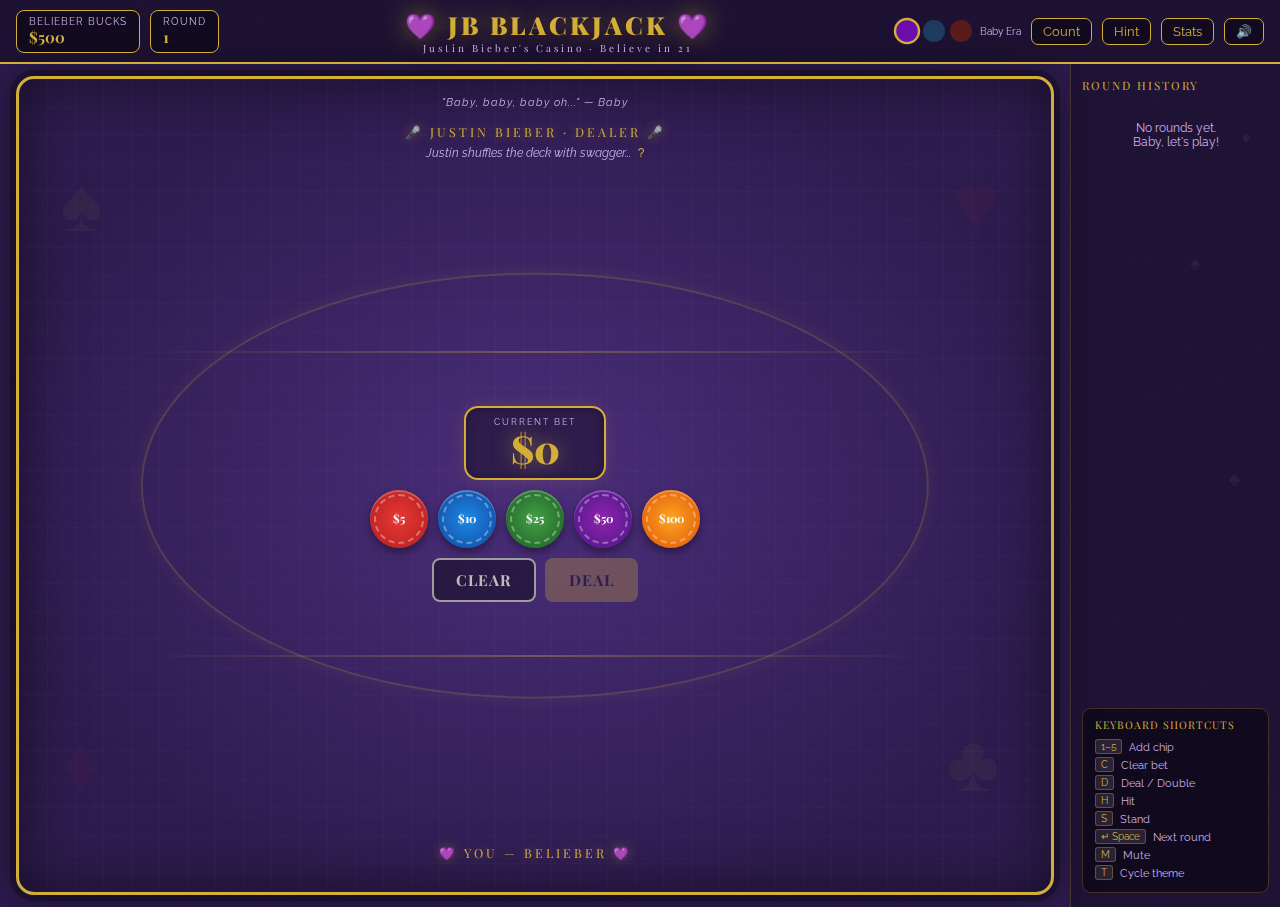
<file: Blackjack/index.html>
<!DOCTYPE html>
<html lang="en">
<head>
<meta charset="UTF-8">
<meta name="viewport" content="width=device-width, initial-scale=1.0">
<title>JB Blackjack — Believe in 21</title>
<link rel="preconnect" href="https://fonts.googleapis.com">
<link href="https://fonts.googleapis.com/css2?family=Playfair+Display:wght@400;700;900&family=Raleway:wght@300;400;600;700&display=swap" rel="stylesheet">
<style>
/* ── THEME VARIABLES ── */
:root {
  --felt: #2d1b4e; --felt-light: #4a2d7a;
  --accent: #d4af37; --accent-light: #f0d060;
  --text: #f0e8ff; --text-dim: #c9b0e8;
  --card-back: #6a0dad; --border: #d4af37;
  --win: #4caf50; --lose: #f44336; --push: #9e9e9e; --bj: #d4af37;
  --overlay: rgba(0,0,0,0.75);
}
.theme-purpose {
  --felt: #0d1b2a; --felt-light: #1e3a5f;
  --accent: #c0c0c0; --accent-light: #e8e8e8;
  --text: #e8f0fe; --text-dim: #a0b4d0;
  --card-back: #1a3a6a; --border: #c0c0c0;
}
.theme-justice {
  --felt: #3a0a0a; --felt-light: #5a1a1a;
  --accent: #c0c0c0; --accent-light: #e8e8e8;
  --text: #fff5f5; --text-dim: #d4a0a0;
  --card-back: #8b0000; --border: #c0c0c0;
}

/* ── RESET ── */
*{margin:0;padding:0;box-sizing:border-box}

body {
  font-family: 'Raleway', sans-serif;
  background: var(--felt);
  color: var(--text);
  min-height: 100vh;
  overflow-x: hidden;
  transition: background-color .4s, color .4s;
}

/* grain overlay */
body::after {
  content:'';position:fixed;inset:0;pointer-events:none;z-index:999;
  background-image:url("data:image/svg+xml,%3Csvg xmlns='http://www.w3.org/2000/svg'%3E%3Cfilter id='n'%3E%3CfeTurbulence type='fractalNoise' baseFrequency='.9' numOctaves='4' stitchTiles='stitch'/%3E%3C/filter%3E%3Crect width='100%25' height='100%25' filter='url(%23n)' opacity='.04'/%3E%3C/svg%3E");
  opacity:.5;
}

/* ── HEADER ── */
.hdr {
  display:flex;justify-content:space-between;align-items:center;
  padding:8px 16px;border-bottom:2px solid var(--accent);
  background:rgba(0,0,0,.35);position:relative;z-index:10;
  transition:border-color .4s;
}
.hdr-l,.hdr-r{display:flex;align-items:center;gap:10px}
.hdr-c {
  font-family:'Playfair Display',serif;font-size:1.55rem;
  color:var(--accent);font-weight:900;letter-spacing:3px;text-align:center;
  text-shadow:0 0 24px rgba(212,175,55,.5);transition:color .4s;
}
.hdr-c small{display:block;font-size:.62rem;letter-spacing:3px;font-weight:400;color:var(--text-dim)}

.stat-pill {
  background:rgba(0,0,0,.4);border:1px solid var(--border);border-radius:8px;
  padding:5px 12px;transition:border-color .4s;
}
.stat-pill .lbl{color:var(--text-dim);font-size:.62rem;text-transform:uppercase;letter-spacing:1px;display:block}
.stat-pill .val{color:var(--accent);font-family:'Playfair Display',serif;font-weight:700;font-size:.95rem;transition:color .4s}

.ibtn {
  background:rgba(0,0,0,.4);border:1px solid var(--border);color:var(--accent);
  border-radius:7px;padding:5px 11px;cursor:pointer;font-size:.8rem;
  font-family:'Raleway',sans-serif;transition:all .2s;
}
.ibtn:hover,.ibtn.on{background:var(--accent);color:#000}

.theme-dots{display:flex;gap:5px;align-items:center}
.tdot {
  width:22px;height:22px;border-radius:50%;border:2px solid transparent;
  cursor:pointer;transition:all .2s;
}
.tdot:hover,.tdot.on{border-color:var(--accent);transform:scale(1.2)}

/* ── LAYOUT ── */
.game-wrap{display:flex;height:calc(100vh - 57px)}
.game-area{flex:1;padding:12px 16px;display:flex;flex-direction:column}

/* ── FELT TABLE ── */
.felt {
  flex:1;
  background:
    radial-gradient(ellipse at center, var(--felt-light) 0%, var(--felt) 75%);
  border-radius:18px;border:3px solid var(--accent);
  padding:16px;display:flex;flex-direction:column;position:relative;
  box-shadow:inset 0 0 60px rgba(0,0,0,.5),0 0 40px rgba(0,0,0,.6),
             0 0 0 6px rgba(0,0,0,.25);
  transition:background .4s,border-color .4s;overflow:hidden;
}
/* felt crosshatch pattern */
.felt::after {
  content:'';position:absolute;inset:0;pointer-events:none;border-radius:16px;
  background-image:
    repeating-linear-gradient(0deg,   rgba(255,255,255,.018) 0px,rgba(255,255,255,.018) 1px,transparent 1px,transparent 28px),
    repeating-linear-gradient(90deg,  rgba(255,255,255,.018) 0px,rgba(255,255,255,.018) 1px,transparent 1px,transparent 28px);
}
/* center oval arc */
.felt::before {
  content:'';position:absolute;left:50%;top:50%;
  transform:translate(-50%,-50%);width:76%;height:52%;
  border:2px solid rgba(212,175,55,.2);border-radius:50%;pointer-events:none;
  box-shadow:0 0 18px rgba(212,175,55,.08);
}

/* suit watermarks on the felt */
.felt-suit {
  position:absolute;font-size:5rem;pointer-events:none;
  color:rgba(212,175,55,.06);font-family:'Playfair Display',serif;
  user-select:none;
}
.felt-suit.r{color:rgba(200,50,50,.055)}

/* ── DEALER AREA ── */
.dealer-zone{
  text-align:center;padding:10px 16px 10px;
  position:relative;z-index:1;
}
.zone-lbl{
  font-family:'Playfair Display',serif;font-size:.78rem;color:var(--accent);
  text-transform:uppercase;letter-spacing:3px;margin-bottom:5px;
  text-shadow:0 0 12px rgba(212,175,55,.4);transition:color .4s,text-shadow .4s;
}

/* arc divider between dealer & center */
.table-divider{
  height:2px;
  background:linear-gradient(to right,transparent,var(--accent),transparent);
  opacity:.35;margin:8px 10%;
  position:relative;z-index:1;
}
.dealer-tell{
  font-style:italic;color:var(--text-dim);font-size:.78rem;min-height:18px;margin-bottom:6px;
}
.tell-q{background:none;border:none;color:var(--accent);cursor:pointer;font-size:.75rem;margin-left:4px}

/* ── CARDS ROW ── */
.cards-row{
  display:flex;justify-content:center;align-items:flex-end;
  gap:0;min-height:130px;position:relative;
}
.hand-tot{
  font-family:'Playfair Display',serif;font-size:1.1rem;color:var(--accent);
  text-align:center;min-height:26px;margin:4px 0;transition:color .4s;
}

/* ── CARD ── */
.cw{width:72px;height:108px;position:relative;margin:0 -7px}
.card{
  width:72px;height:108px;position:relative;
  filter:drop-shadow(3px 4px 7px rgba(0,0,0,.55));
  animation:deal .3s ease both;
}
@keyframes deal{
  from{transform:translateY(-90px) translateX(20px) rotate(-6deg);opacity:0}
  to{transform:translateY(0) rotate(0);opacity:1}
}
.card.flip-anim{animation:flip .4s ease both}
@keyframes flip{
  0%{transform:rotateY(0)}50%{transform:rotateY(90deg)}100%{transform:rotateY(0)}
}
.card-f{
  width:100%;height:100%;border-radius:7px;background:#fff;
  border:1px solid #ccc;display:flex;flex-direction:column;padding:4px;
  font-family:'Playfair Display',serif;position:absolute;inset:0;
}
.card-f.r{color:#c62828}
.card-f.b{color:#212121}
.cc{font-size:.72rem;font-weight:700;line-height:1.1}
.cc-top{align-self:flex-start}
.cc-bot{align-self:flex-end;transform:rotate(180deg)}
.cm{flex:1;display:flex;align-items:center;justify-content:center;font-size:1.9rem}
.card-back{
  width:100%;height:100%;border-radius:7px;
  background:var(--card-back);border:2px solid var(--accent);
  display:flex;align-items:center;justify-content:center;
  position:absolute;inset:0;transition:background .4s,border-color .4s;
}
.card-back-inner{
  width:84%;height:84%;border:2px solid var(--accent);border-radius:4px;
  display:flex;align-items:center;justify-content:center;
  font-size:1.6rem;transition:border-color .4s;
}

/* ── CENTER / BET ── */
.center-zone{
  flex:1;display:flex;flex-direction:column;
  align-items:center;justify-content:center;gap:10px;
  position:relative;z-index:1;
}
/* bet display — compact pill */
.bet-disp{
  text-align:center;
  background:rgba(0,0,0,.35);
  border:2px solid var(--accent);
  border-radius:14px;
  padding:8px 28px 10px;
  box-shadow:0 0 16px rgba(212,175,55,.15),inset 0 0 10px rgba(0,0,0,.3);
  transition:border-color .4s,box-shadow .4s;
}
.bet-lbl{font-size:.58rem;color:var(--text-dim);text-transform:uppercase;letter-spacing:2px;margin-bottom:2px}
.bet-num{
  font-family:'Playfair Display',serif;font-size:2.4rem;font-weight:900;
  color:var(--accent);line-height:1;text-shadow:0 0 20px rgba(212,175,55,.5);
  transition:color .4s;
}
.bet-num.pulse{animation:bpulse .28s ease}
@keyframes bpulse{0%,100%{transform:scale(1)}50%{transform:scale(1.13)}}

/* ── CHIPS ── */
.chips{display:flex;gap:10px;justify-content:center}
.chip{
  width:58px;height:58px;border-radius:50%;border:none;cursor:pointer;
  font-family:'Playfair Display',serif;font-weight:700;font-size:.72rem;
  position:relative;transition:transform .15s,box-shadow .15s;
  box-shadow:0 4px 8px rgba(0,0,0,.4),inset 0 2px rgba(255,255,255,.25);
}
.chip:hover{transform:translateY(-3px);box-shadow:0 7px 14px rgba(0,0,0,.45)}
.chip:active{transform:translateY(-1px) scale(.94)}
.chip.bounce{animation:cbounce .3s ease}
@keyframes cbounce{0%,100%{transform:translateY(0)}40%{transform:translateY(-12px)}70%{transform:translateY(-4px)}}
.chip::before{content:'';position:absolute;inset:4px;border-radius:50%;border:2px dashed rgba(255,255,255,.35)}
.c5 {background:radial-gradient(circle,#e53935,#b71c1c);color:#fff}
.c10{background:radial-gradient(circle,#1e88e5,#0d47a1);color:#fff}
.c25{background:radial-gradient(circle,#43a047,#1b5e20);color:#fff}
.c50{background:radial-gradient(circle,#8e24aa,#4a148c);color:#fff}
.c100{background:radial-gradient(circle,#f9a825,#e65100);color:#fff}

/* ── ACTION BUTTONS ── */
.acts{display:flex;gap:9px;justify-content:center}
.abtn{
  padding:10px 22px;border-radius:8px;border:2px solid var(--border);
  background:rgba(0,0,0,.4);color:var(--accent);font-family:'Playfair Display',serif;
  font-size:.95rem;font-weight:700;cursor:pointer;transition:all .2s;
  text-transform:uppercase;letter-spacing:1px;
}
.abtn:hover:not(:disabled){transform:translateY(-2px)}
.abtn:disabled{opacity:.3;cursor:not-allowed}
.abtn.pri{background:var(--accent);color:#000;border-color:var(--accent)}
.abtn.pri:hover:not(:disabled){background:var(--accent-light);box-shadow:0 4px 16px rgba(212,175,55,.5)}
/* color-coded game buttons */
.abtn.hit { border-color:#43a047;color:#81c784 }
.abtn.hit:hover:not(:disabled){ background:#43a047;color:#fff;box-shadow:0 4px 14px rgba(67,160,71,.5) }
.abtn.stn { border-color:#ef6c00;color:#ffb74d }
.abtn.stn:hover:not(:disabled){ background:#ef6c00;color:#fff;box-shadow:0 4px 14px rgba(239,108,0,.5) }
.abtn.dbl { border-color:#1e88e5;color:#64b5f6 }
.abtn.dbl:hover:not(:disabled){ background:#1e88e5;color:#fff;box-shadow:0 4px 14px rgba(30,136,229,.5) }
.abtn.clr { border-color:#9e9e9e;color:#bdbdbd }
.abtn.clr:hover:not(:disabled){ background:#757575;color:#fff }

/* ── PLAYER ZONE ── */
.player-zone{
  text-align:center;padding:10px 16px 10px;
  position:relative;z-index:1;
}

/* ── RESULT OVERLAY ── */
.res-overlay{
  position:absolute;inset:0;background:var(--overlay);
  display:flex;flex-direction:column;align-items:center;justify-content:center;
  border-radius:18px;z-index:50;opacity:0;pointer-events:none;transition:opacity .3s;
}
.res-overlay.show{opacity:1;pointer-events:all}
.res-banner{
  font-family:'Playfair Display',serif;font-size:3.2rem;font-weight:900;
  text-align:center;line-height:1.1;text-shadow:0 0 30px currentColor;
  padding:10px 20px;animation:rpop .38s .08s ease both;
}
@keyframes rpop{from{transform:scale(.88);opacity:0}to{transform:scale(1);opacity:1}}
.res-sub{font-size:1.1rem;color:var(--text-dim);margin:6px 0 18px;text-align:center;padding:0 20px}
.res-win{color:var(--win)}.res-lose{color:var(--lose)}.res-push{color:var(--push)}.res-bj{color:var(--bj)}

/* ── STRATEGY HINT ── */
.strat-hint{
  background:rgba(0,0,0,.7);border:1px solid var(--accent);border-radius:7px;
  padding:5px 14px;font-size:.78rem;color:var(--accent);white-space:nowrap;
  display:none;transition:border-color .4s,color .4s;
}
.strat-hint.show{display:block}

/* ── SIDEBAR ── */
.sidebar{
  width:210px;background:rgba(0,0,0,.32);
  border-left:1px solid rgba(212,175,55,.25);
  display:flex;flex-direction:column;padding:14px 11px;
  gap:10px;overflow:hidden;transition:width .3s,padding .3s;
}
.sidebar.gone{width:0;padding:0;overflow:hidden}
.sb-title{
  font-family:'Playfair Display',serif;color:var(--accent);
  font-size:.72rem;text-transform:uppercase;letter-spacing:2px;
  display:flex;justify-content:space-between;align-items:center;
  transition:color .4s;
}
.hist-list{
  flex:1;overflow-y:auto;display:flex;flex-direction:column;gap:5px;
  scrollbar-width:thin;scrollbar-color:var(--accent) transparent;
}
.he{
  background:rgba(0,0,0,.3);border-radius:5px;padding:5px 9px;
  font-size:.72rem;border-left:3px solid var(--push);
  display:flex;justify-content:space-between;align-items:center;
}
.he.win,.he.dbust{border-left-color:var(--win)}
.he.lose,.he.bust{border-left-color:var(--lose)}
.he.bj{border-left-color:var(--bj)}
.he .hr{color:var(--text-dim)}
.he .ht{font-weight:600}
.he.win .ht,.he.dbust .ht{color:var(--win)}
.he.lose .ht,.he.bust .ht{color:var(--lose)}
.he.bj .ht{color:var(--bj)}
.he.push .ht{color:var(--push)}
.he.win .hd,.he.dbust .hd,.he.bj .hd{color:var(--win);font-weight:700}
.he.lose .hd,.he.bust .hd{color:var(--lose);font-weight:700}

/* ── COUNTER HUD ── */
.chud{
  background:rgba(0,0,0,.5);border:1px solid var(--border);border-radius:9px;
  padding:9px 12px;font-size:.76rem;display:none;transition:border-color .4s;
}
.chud.show{display:block}
.chud-title{color:var(--accent);font-family:'Playfair Display',serif;font-size:.67rem;text-transform:uppercase;letter-spacing:2px;margin-bottom:7px;transition:color .4s}
.crow{display:flex;justify-content:space-between;margin-bottom:3px}
.clbl{color:var(--text-dim)}.cval{color:var(--accent);font-weight:700;transition:color .4s}
.cinterp{font-style:italic;color:var(--text-dim);font-size:.68rem;margin-top:5px;text-align:center}

/* ── KB LEGEND ── */
.kbl{
  background:rgba(0,0,0,.45);border:1px solid rgba(212,175,55,.25);
  border-radius:9px;padding:9px 12px;font-size:.7rem;
}
.kbl-title{color:var(--accent);font-family:'Playfair Display',serif;font-size:.66rem;text-transform:uppercase;letter-spacing:1px;margin-bottom:7px;transition:color .4s}
.kr{display:flex;gap:7px;align-items:center;margin-bottom:3px}
.kk{background:rgba(255,255,255,.1);border:1px solid rgba(212,175,55,.35);border-radius:3px;padding:1px 5px;font-size:.62rem;color:var(--accent);min-width:18px;text-align:center;transition:border-color .4s,color .4s}
.kd{color:var(--text-dim)}

/* ── MODALS ── */
.modal-bg{
  position:fixed;inset:0;background:rgba(0,0,0,.72);
  display:flex;align-items:center;justify-content:center;
  z-index:200;opacity:0;pointer-events:none;transition:opacity .3s;
}
.modal-bg.show{opacity:1;pointer-events:all}
.modal{
  background:var(--felt);border:2px solid var(--accent);border-radius:14px;
  padding:22px;max-width:400px;width:90%;transition:background .4s,border-color .4s;
}
.modal h3{font-family:'Playfair Display',serif;color:var(--accent);margin-bottom:12px;font-size:1.2rem;transition:color .4s}
.modal p{color:var(--text-dim);font-size:.86rem;line-height:1.6;margin-bottom:9px}
.modal .w{color:var(--accent)}

/* stats grid */
.sgrid{display:grid;grid-template-columns:1fr 1fr;gap:9px;margin:12px 0}
.sbox{background:rgba(0,0,0,.3);border:1px solid rgba(212,175,55,.25);border-radius:7px;padding:9px;text-align:center}
.sbox .sv{font-family:'Playfair Display',serif;font-size:1.4rem;color:var(--accent);font-weight:700;transition:color .4s}
.sbox .sl{font-size:.65rem;color:var(--text-dim);text-transform:uppercase;letter-spacing:1px}

/* ── FLOATING DECO ── */
.deco{
  position:fixed;pointer-events:none;z-index:0;opacity:.055;
  font-size:1.1rem;animation:fdeco 8s infinite ease-in-out;
}
@keyframes fdeco{0%,100%{transform:translateY(0) rotate(0)}50%{transform:translateY(-18px) rotate(8deg)}}

/* ── BALANCE ANIM ── */
@keyframes balAnim{0%,100%{transform:scale(1)}50%{transform:scale(1.1)}}
.balanim{animation:balAnim .5s ease}

/* ── HIDDEN ── */
.h{display:none!important}

/* ── RESPONSIVE ── */
@media(max-width:768px){
  .sidebar{display:none}
  .hdr-c small{display:none}
  .chip{width:46px;height:46px;font-size:.62rem}
  .res-banner{font-size:2.4rem}
}
</style>
</head>
<body>

<!-- Floating decorations -->
<div class="deco" style="top:8%;left:4%;animation-delay:0s">🎵</div>
<div class="deco" style="top:28%;left:93%;animation-delay:2s">♠</div>
<div class="deco" style="top:68%;left:2%;animation-delay:4s">♥</div>
<div class="deco" style="top:84%;left:89%;animation-delay:1s">🎵</div>
<div class="deco" style="top:52%;left:96%;animation-delay:3s">♣</div>
<div class="deco" style="top:14%;left:97%;animation-delay:5s">♦</div>
<div class="deco" style="top:42%;left:1%;animation-delay:2.5s">🎤</div>

<!-- ── HEADER ── -->
<header class="hdr">
  <div class="hdr-l">
    <div class="stat-pill">
      <span class="lbl">Belieber Bucks</span>
      <span class="val" id="balance">$500</span>
    </div>
    <div class="stat-pill">
      <span class="lbl">Round</span>
      <span class="val" id="round-num">1</span>
    </div>
  </div>

  <div class="hdr-c">
    💜 JB BLACKJACK 💜
    <small>Justin Bieber's Casino · Believe in 21</small>
  </div>

  <div class="hdr-r">
    <div class="theme-dots" title="Cycle themes (T)">
      <button class="tdot on" data-theme="" style="background:#6a0dad" title="Baby Era (2010)"></button>
      <button class="tdot" data-theme="theme-purpose" style="background:#1e3a5f" title="Purpose Era (2015)"></button>
      <button class="tdot" data-theme="theme-justice" style="background:#5a1a1a" title="Justice Era (2021)"></button>
      <span id="era-label" style="font-size:.65rem;color:var(--text-dim);margin-left:3px;white-space:nowrap">Baby Era</span>
    </div>
    <button class="ibtn" id="cnt-btn" title="Card Counter">Count</button>
    <button class="ibtn" id="strat-btn" title="Strategy Hints">Hint</button>
    <button class="ibtn" id="stats-btn">Stats</button>
    <button class="ibtn" id="mute-btn" title="Mute (M)">🔊</button>
  </div>
</header>

<!-- ── GAME WRAP ── -->
<div class="game-wrap">

  <!-- Main area -->
  <div class="game-area">
    <div class="felt" id="felt">

      <!-- Felt suit watermarks -->
      <div class="felt-suit" style="top:8%;left:4%">♠</div>
      <div class="felt-suit r" style="top:8%;right:5%">♥</div>
      <div class="felt-suit r" style="bottom:10%;left:4%">♦</div>
      <div class="felt-suit" style="bottom:10%;right:5%">♣</div>

      <!-- JB lyric ticker -->
      <div id="lyric-ticker" style="text-align:center;font-style:italic;font-size:.7rem;color:var(--text-dim);letter-spacing:1px;margin-bottom:4px;min-height:14px;transition:opacity .5s"></div>

      <!-- Dealer -->
      <div class="dealer-zone">
        <div class="zone-lbl">🎤 Justin Bieber · Dealer 🎤</div>
        <div class="dealer-tell" id="tell">
          <em>Justin shuffles the deck with swagger...</em>
          <button class="tell-q" onclick="showTellModal()">?</button>
        </div>
        <div class="cards-row" id="d-cards"></div>
        <div class="hand-tot" id="d-tot"></div>
      </div>

      <div class="table-divider"></div>

      <!-- Center -->
      <div class="center-zone">
        <div class="bet-disp">
          <div class="bet-lbl">Current Bet</div>
          <div class="bet-num" id="bet-num">$0</div>
        </div>

        <!-- Chips -->
        <div class="chips" id="chips">
          <button class="chip c5"   onclick="addBet(5)"   title="$5 (1)">$5</button>
          <button class="chip c10"  onclick="addBet(10)"  title="$10 (2)">$10</button>
          <button class="chip c25"  onclick="addBet(25)"  title="$25 (3)">$25</button>
          <button class="chip c50"  onclick="addBet(50)"  title="$50 (4)">$50</button>
          <button class="chip c100" onclick="addBet(100)" title="$100 (5)">$100</button>
        </div>

        <!-- Betting buttons -->
        <div class="acts" id="bet-btns">
          <button class="abtn clr" onclick="clearBet()" title="Clear (C)">Clear</button>
          <button class="abtn pri" id="deal-btn" onclick="deal()" title="Deal (D)" disabled>Deal</button>
        </div>

        <!-- Playing buttons -->
        <div class="acts h" id="play-btns">
          <button class="abtn hit" onclick="hit()"    title="Hit (H)">Hit</button>
          <button class="abtn stn" onclick="stand()"  title="Stand (S)">Stand</button>
          <button class="abtn dbl" id="dbl-btn" onclick="dbl()" title="Double (D)">Double</button>
        </div>

        <div class="strat-hint" id="strat-hint"></div>
      </div>

      <div class="table-divider"></div>

      <!-- Player -->
      <div class="player-zone">
        <div class="hand-tot" id="p-tot"></div>
        <div class="cards-row" id="p-cards"></div>
        <div class="zone-lbl" style="margin-top:5px">💜 You — Belieber 💜</div>
      </div>

      <!-- Result overlay — button lives HERE so it's not blocked -->
      <div class="res-overlay" id="res-overlay">
        <div class="res-banner" id="res-banner"></div>
        <div class="res-sub"    id="res-sub"></div>
        <button class="abtn pri" onclick="nextRound()" style="margin-top:10px;font-size:1rem;padding:11px 28px" title="Next Round (Enter/Space)">Next Round ▶</button>
      </div>
    </div><!-- /felt -->
  </div><!-- /game-area -->

  <!-- Sidebar -->
  <aside class="sidebar" id="sidebar">
    <div class="sb-title">Round History</div>
    <div class="hist-list" id="hist-list">
      <div style="color:var(--text-dim);font-size:.73rem;text-align:center;margin-top:18px">
        No rounds yet.<br>Baby, let's play!
      </div>
    </div>

    <!-- Counter HUD -->
    <div class="chud" id="chud">
      <div class="chud-title">Hi-Lo Counter</div>
      <div class="crow"><span class="clbl">Running:</span><span class="cval" id="rc">0</span></div>
      <div class="crow"><span class="clbl">True:</span><span class="cval" id="tc">0.0</span></div>
      <div class="cinterp" id="ci">Neutral</div>
    </div>

    <!-- Keyboard legend -->
    <div class="kbl">
      <div class="kbl-title">Keyboard Shortcuts</div>
      <div class="kr"><span class="kk">1–5</span><span class="kd">Add chip</span></div>
      <div class="kr"><span class="kk">C</span><span class="kd">Clear bet</span></div>
      <div class="kr"><span class="kk">D</span><span class="kd">Deal / Double</span></div>
      <div class="kr"><span class="kk">H</span><span class="kd">Hit</span></div>
      <div class="kr"><span class="kk">S</span><span class="kd">Stand</span></div>
      <div class="kr"><span class="kk">↵ Space</span><span class="kd">Next round</span></div>
      <div class="kr"><span class="kk">M</span><span class="kd">Mute</span></div>
      <div class="kr"><span class="kk">T</span><span class="kd">Cycle theme</span></div>
    </div>
  </aside>
</div>

<!-- ── TELL MODAL ── -->
<div class="modal-bg" id="tell-modal">
  <div class="modal">
    <h3>Justin's Tells 🎵</h3>
    <p><span class="w">Confident energy</span> — Justin adjusts his snapback, checks his chains, or nods to the beat. His hole card is likely strong (7–A).</p>
    <p><span class="w">Nervous energy</span> — Justin taps the table, glances at his phone, or runs his hand through his hair. His hole card is likely weak (2–6).</p>
    <p><em>Note: Justin is ~75% reliable. Even Beliebers make mistakes.</em></p>
    <button class="abtn pri" onclick="hideTellModal()" style="width:100%;margin-top:10px">Got it, Belieber!</button>
  </div>
</div>

<!-- ── STATS MODAL ── -->
<div class="modal-bg" id="stats-modal">
  <div class="modal">
    <h3>Your Stats 🏆</h3>
    <div class="sgrid">
      <div class="sbox"><div class="sv" id="s-rounds">0</div><div class="sl">Rounds</div></div>
      <div class="sbox"><div class="sv" id="s-wins">0</div><div class="sl">Wins</div></div>
      <div class="sbox"><div class="sv" id="s-pct">0%</div><div class="sl">Win %</div></div>
      <div class="sbox"><div class="sv" id="s-big">$0</div><div class="sl">Biggest Win</div></div>
      <div class="sbox"><div class="sv" id="s-streak">0</div><div class="sl">Best Streak</div></div>
      <div class="sbox"><div class="sv" id="s-bj">0</div><div class="sl">Blackjacks</div></div>
    </div>
    <button class="abtn pri" onclick="hideStats()" style="width:100%">Close</button>
  </div>
</div>

<script>
// ═══════════════════════════════════════════════
// AUDIO
// ═══════════════════════════════════════════════
let actx = null, muted = false;
function getACtx() {
  if (!actx) actx = new (window.AudioContext || window.webkitAudioContext)();
  return actx;
}
function snd(type) {
  if (muted) return;
  const c = getACtx();
  try {
    ({
      chip() {
        const o=c.createOscillator(),g=c.createGain();
        o.connect(g);g.connect(c.destination);
        o.frequency.value=1200;o.type='sine';
        g.gain.setValueAtTime(.3,c.currentTime);
        g.gain.exponentialRampToValueAtTime(.001,c.currentTime+.08);
        o.start();o.stop(c.currentTime+.08);
      },
      card() {
        const sz=c.sampleRate*.12,buf=c.createBuffer(1,sz,c.sampleRate);
        const d=buf.getChannelData(0);
        for(let i=0;i<sz;i++)d[i]=(Math.random()*2-1)*(1-i/sz);
        const s=c.createBufferSource(),f=c.createBiquadFilter(),g=c.createGain();
        s.buffer=buf;f.type='bandpass';f.frequency.value=2000;f.Q.value=.5;
        s.connect(f);f.connect(g);g.connect(c.destination);
        g.gain.setValueAtTime(.18,c.currentTime);
        g.gain.exponentialRampToValueAtTime(.001,c.currentTime+.12);
        s.start();
      },
      flip() {
        const sz=c.sampleRate*.06,buf=c.createBuffer(1,sz,c.sampleRate);
        const d=buf.getChannelData(0);
        for(let i=0;i<sz;i++)d[i]=(Math.random()*2-1)*(1-i/sz)*.8;
        const s=c.createBufferSource(),g=c.createGain();
        s.buffer=buf;s.connect(g);g.connect(c.destination);g.gain.value=.28;s.start();
      },
      win() {
        [523,659,784].forEach((f,i)=>{
          const o=c.createOscillator(),g=c.createGain();
          o.connect(g);g.connect(c.destination);o.frequency.value=f;o.type='triangle';
          const t=c.currentTime+i*.12;
          g.gain.setValueAtTime(0,t);g.gain.linearRampToValueAtTime(.22,t+.02);
          g.gain.exponentialRampToValueAtTime(.001,t+.25);o.start(t);o.stop(t+.25);
        });
      },
      blackjack() {
        [523,659,784,1047,1319].forEach((f,i)=>{
          const o=c.createOscillator(),g=c.createGain();
          o.connect(g);g.connect(c.destination);o.frequency.value=f;o.type='triangle';
          const t=c.currentTime+i*.1;
          g.gain.setValueAtTime(0,t);g.gain.linearRampToValueAtTime(.28,t+.02);
          g.gain.exponentialRampToValueAtTime(.001,t+.3);o.start(t);o.stop(t+.3);
        });
      },
      lose() {
        [392,330,262].forEach((f,i)=>{
          const o=c.createOscillator(),g=c.createGain();
          o.connect(g);g.connect(c.destination);o.frequency.value=f;o.type='sawtooth';
          const t=c.currentTime+i*.15;
          g.gain.setValueAtTime(.18,t);g.gain.exponentialRampToValueAtTime(.001,t+.2);
          o.start(t);o.stop(t+.2);
        });
      },
      push() {
        const o=c.createOscillator(),g=c.createGain();
        o.connect(g);g.connect(c.destination);o.frequency.value=440;o.type='sine';
        g.gain.setValueAtTime(.12,c.currentTime);
        g.gain.exponentialRampToValueAtTime(.001,c.currentTime+.3);
        o.start();o.stop(c.currentTime+.3);
      },
      click() {
        const o=c.createOscillator(),g=c.createGain();
        o.connect(g);g.connect(c.destination);o.frequency.value=600;o.type='sine';
        g.gain.setValueAtTime(.08,c.currentTime);
        g.gain.exponentialRampToValueAtTime(.001,c.currentTime+.05);
        o.start();o.stop(c.currentTime+.05);
      }
    })[type]?.();
  } catch(e) {}
}

// ═══════════════════════════════════════════════
// DECK & SCORING
// ═══════════════════════════════════════════════
const SUITS=['♠','♥','♦','♣'];
const RANKS=['A','2','3','4','5','6','7','8','9','10','J','Q','K'];
let deck=[], runCount=0;

function buildDeck() {
  deck=[];
  for(const s of SUITS) for(const r of RANKS) deck.push({s,r});
}
function shuffle() {
  for(let i=deck.length-1;i>0;i--){
    const j=Math.floor(Math.random()*(i+1));[deck[i],deck[j]]=[deck[j],deck[i]];
  }
  runCount=0; updateHUD();
}
function checkReshuffle() {
  if(deck.length<15){buildDeck();shuffle();}
}
function drawCard() {
  checkReshuffle();
  const c=deck.pop();
  // Hi-Lo
  const v=cval(c);
  if(v>=10||c.r==='A') runCount--;
  else if(v<=6) runCount++;
  return c;
}
function cval(c) {
  if(c.r==='A') return 11;
  if(['J','Q','K'].includes(c.r)) return 10;
  return parseInt(c.r);
}
function total(hand) {
  let t=0,aces=0;
  for(const c of hand){const v=cval(c);if(c.r==='A')aces++;t+=v;}
  while(t>21&&aces>0){t-=10;aces--;}
  return t;
}
function isBJ(hand)  { return hand.length===2&&total(hand)===21; }
function isBust(hand){ return total(hand)>21; }

// ═══════════════════════════════════════════════
// GAME STATE
// ═══════════════════════════════════════════════
let ph=[], dh=[];           // player/dealer hands
let balance=500, bet=0;
let state='betting';        // betting|playing|dealer|result
let round=1;
let holeRevealed=false;
let history=[];
let stats={rounds:0,wins:0,losses:0,pushes:0,bj:0,bigWin:0,streak:0,bestStreak:0};
let showCount=false, showStrat=false;

// ═══════════════════════════════════════════════
// BETTING
// ═══════════════════════════════════════════════
function addBet(amt) {
  if(state!=='betting') return;
  if(bet+amt>balance) return;
  bet+=amt;
  snd('chip');
  animChip(amt);
  renderBet();
}
function clearBet() {
  if(state!=='betting') return;
  bet=0; snd('click'); renderBet();
}
function animChip(amt) {
  const map={5:0,10:1,25:2,50:3,100:4};
  const chips=document.querySelectorAll('.chip');
  const i=map[amt];
  if(i===undefined) return;
  chips[i].classList.add('bounce');
  setTimeout(()=>chips[i].classList.remove('bounce'),320);
}

// ═══════════════════════════════════════════════
// DEAL
// ═══════════════════════════════════════════════
function deal() {
  if(state!=='betting'||bet===0) return;
  ph=[]; dh=[]; holeRevealed=false;
  setState('playing');
  clearCards();

  // Deal order: p1, d1(up), p2, d2(down)
  const seq=[
    {who:'p',face:false,t:0},
    {who:'d',face:false,t:200},
    {who:'p',face:false,t:400},
    {who:'d',face:true, t:600},
  ];
  seq.forEach(({who,face,t})=>{
    setTimeout(()=>{
      const c=drawCard();
      if(who==='p'){
        ph.push(c); renderCard('p-cards',c,false); updatePTot();
      } else {
        dh.push(c); renderCard('d-cards',c,face);
        if(!face) updateDTot(false);
      }
      snd('card');
    },t);
  });

  setTimeout(()=>{
    setTell();
    if(isBJ(ph)){
      setTimeout(()=>{
        revealHole();
        endRound(isBJ(dh)?'push':'blackjack');
      },500);
      return;
    }
    updateStratHint();
  },850);
}

// ═══════════════════════════════════════════════
// PLAYER ACTIONS
// ═══════════════════════════════════════════════
function hit() {
  if(state!=='playing') return;
  const c=drawCard();
  ph.push(c); renderCard('p-cards',c,false); snd('card'); updatePTot();
  if(isBust(ph)){setTimeout(()=>endRound('bust'),400);return;}
  updateStratHint();
}
function stand() {
  if(state!=='playing') return;
  setState('dealer'); runDealer();
}
function dbl() {
  if(state!=='playing'||ph.length!==2||bet*2>balance) return;
  bet*=2; renderBet();
  const c=drawCard();
  ph.push(c); renderCard('p-cards',c,false); snd('card'); updatePTot();
  if(isBust(ph)){setTimeout(()=>endRound('bust'),400);return;}
  setState('dealer'); setTimeout(runDealer,400);
}

// ═══════════════════════════════════════════════
// DEALER TURN
// ═══════════════════════════════════════════════
function runDealer() {
  revealHole();
  function step(){
    const t=total(dh);
    if(t<=16){
      const c=drawCard();
      dh.push(c); renderCard('d-cards',c,false); snd('card'); updateDTot(true);
      if(isBust(dh)){setTimeout(()=>endRound('dbust'),400);return;}
      setTimeout(step,620);
    } else {
      resolve();
    }
  }
  setTimeout(step,620);
}
function revealHole() {
  if(holeRevealed) return;
  holeRevealed=true;
  const el=document.querySelector('#d-cards .card-back');
  if(!el||!dh[1]) return;
  const wrapper=el.parentElement;
  snd('flip');
  wrapper.classList.add('flip-anim');
  setTimeout(()=>{
    wrapper.classList.remove('flip-anim');
    const c=dh[1];
    const red=['♥','♦'].includes(c.s);
    el.outerHTML=`<div class="card-f ${red?'r':'b'}">
      <div class="cc cc-top">${c.r}<br>${c.s}</div>
      <div class="cm">${c.s}</div>
      <div class="cc cc-bot">${c.r}<br>${c.s}</div>
    </div>`;
    updateDTot(true);
  },200);
}
function resolve() {
  const pt=total(ph), dt=total(dh);
  if(dt>pt) endRound('dloss');
  else if(pt>dt) endRound('win');
  else endRound('push');
}

// ═══════════════════════════════════════════════
// END ROUND
// ═══════════════════════════════════════════════
const resultCfg = {
  blackjack:{ cls:'res-bj',  banner:'♠ BLACKJACK! ♠',
    sub: d=>`Baby, baby, baby — 3:2 pays +$${d}`, delta: b=>Math.floor(b*1.5), isWin:true, isBJ:true },
  win:      { cls:'res-win', banner:'YOU WIN!',
    sub: d=>`Never say never! +$${d}`, delta: b=>b, isWin:true },
  dbust:    { cls:'res-win', banner:'DEALER BUSTS!',
    sub: d=>`Justin came through! +$${d}`, delta: b=>b, isWin:true },
  push:     { cls:'res-push',banner:'PUSH',
    sub: ()=>'Is it too late to say sorry? Bet returned.', delta: ()=>0 },
  bust:     { cls:'res-lose',banner:'BUST!',
    sub: b=>`Baby, baby, nooo... -$${b}`, delta: b=>-b, isLoss:true },
  dloss:    { cls:'res-lose',banner:'DEALER WINS',
    sub: b=>`You should go and love yourself first. -$${b}`, delta: b=>-b, isLoss:true },
};

function endRound(result) {
  setState('result');
  const cfg=resultCfg[result];
  const delta=cfg.delta(bet);
  const subArg=delta>=0?Math.abs(delta):bet;

  // Stats
  stats.rounds++;
  if(cfg.isWin){stats.wins++;stats.streak++;stats.bestStreak=Math.max(stats.bestStreak,stats.streak);}
  if(cfg.isBJ) stats.bj++;
  if(cfg.isLoss){stats.losses++;stats.streak=0;}
  if(!cfg.isWin&&!cfg.isLoss) stats.pushes++;
  if(delta>stats.bigWin) stats.bigWin=delta;

  const newBal=balance+delta;
  animBalance(balance,newBal);
  balance=newBal;

  addHistory(result,delta);

  const banner=document.getElementById('res-banner');
  banner.textContent=cfg.banner;
  banner.className='res-banner '+cfg.cls;
  document.getElementById('res-sub').textContent=cfg.sub(subArg);
  document.getElementById('res-overlay').classList.add('show');

  updateDTot(true);
  snd({blackjack:'blackjack',win:'win',dbust:'win',push:'push',bust:'lose',dloss:'lose'}[result]);
}

function nextRound() {
  if(state!=='result') return;
  if(balance<=0){
    balance=500;
    document.getElementById('balance').textContent='$500';
    document.getElementById('res-banner').textContent='OUT OF BUCKS!';
    document.getElementById('res-sub').textContent='Resetting to $500 — Baby you deserve a second chance!';
    setTimeout(()=>_nextRound(),1400);
    return;
  }
  _nextRound();
}
function _nextRound() {
  document.getElementById('res-overlay').classList.remove('show');
  bet=0; round++;
  document.getElementById('round-num').textContent=round;
  setState('betting');
  clearCards();
  renderBet();
  document.getElementById('d-tot').textContent='';
  document.getElementById('p-tot').textContent='';
  document.getElementById('tell').innerHTML='<em>Justin shuffles the deck with swagger...</em><button class="tell-q" onclick="showTellModal()">?</button>';
  document.getElementById('strat-hint').classList.remove('show');
}

// ═══════════════════════════════════════════════
// DEALER TELLS (JB-flavored)
// ═══════════════════════════════════════════════
const tells = {
  strong: [
    'Justin nods to the beat — chains gleaming...',
    'Justin adjusts his snapback with a confident smirk...',
    'Justin flips a chip and catches it without looking...',
    'Justin hums a few bars of "Sorry" to himself...',
    'Justin leans back cool as ever, chains swinging...',
  ],
  weak: [
    'Justin taps the table twice, nervously...',
    'Justin glances at his phone — sus.',
    'Justin runs his hand through his hair anxiously...',
    'Justin double-checks the cards. That\'s a tell...',
    'Justin bites his lip. Is he worried?',
  ]
};
function setTell() {
  if(!dh[1]) return;
  const v=cval(dh[1]);
  const strong=v>=7;
  const inverted=Math.random()<.25;
  const showStrong=strong!==inverted;
  const list=showStrong?tells.strong:tells.weak;
  const t=list[Math.floor(Math.random()*list.length)];
  document.getElementById('tell').innerHTML=`<em>${t}</em><button class="tell-q" onclick="showTellModal()">?</button>`;
}

// ═══════════════════════════════════════════════
// CARD COUNTING HUD
// ═══════════════════════════════════════════════
function updateHUD() {
  if(!showCount) return;
  const decks=Math.max(1,deck.length/52);
  const tc=runCount/decks;
  document.getElementById('rc').textContent=runCount>0?'+'+runCount:runCount;
  document.getElementById('tc').textContent=(tc>0?'+':'')+tc.toFixed(1);
  let interp='Neutral';
  if(tc>=3)       interp='Strong player advantage!';
  else if(tc>=1)  interp='Slight player advantage';
  else if(tc<=-3) interp='Strong dealer advantage';
  else if(tc<=-1) interp='Favor dealer';
  document.getElementById('ci').textContent=interp;
}

// ═══════════════════════════════════════════════
// BASIC STRATEGY
// ═══════════════════════════════════════════════
function stratHint() {
  if(ph.length<2) return '';
  const pt=total(ph), dv=cval(dh[0]);
  const soft=ph.some(c=>c.r==='A')&&pt<=21;
  if(pt>=17)  return 'Stand — Never risk it!';
  if(pt<=8)   return 'Hit — Need more Bieber energy!';
  if(pt===11) return 'Double — Maximum Belieber confidence!';
  if(pt===10&&dv<=9) return 'Double — Justin says go big!';
  if(pt===9&&dv>=3&&dv<=6) return 'Double — Dealer is weak!';
  if(pt>=13&&dv<=6) return 'Stand — Let the dealer bust!';
  if(pt===12&&dv>=4&&dv<=6) return 'Stand — Risky but right!';
  if(soft&&pt<=17) return 'Hit — Soft hand, take a shot!';
  return 'Hit — One more card!';
}
function updateStratHint() {
  const el=document.getElementById('strat-hint');
  if(!showStrat||state!=='playing'){el.classList.remove('show');return;}
  el.textContent=stratHint();
  el.classList.add('show');
}

// ═══════════════════════════════════════════════
// RENDERING
// ═══════════════════════════════════════════════
function renderCard(id, c, faceDown) {
  const row=document.getElementById(id);
  const w=document.createElement('div');
  w.className='cw';
  const inner=document.createElement('div');
  inner.className='card';
  if(faceDown){
    inner.innerHTML=`<div class="card-back"><div class="card-back-inner"><span style="font-family:'Playfair Display',serif;font-weight:900;font-size:.9rem;letter-spacing:1px;color:var(--accent)">JB<br>♠</span></div></div>`;
  } else {
    const red=['♥','♦'].includes(c.s);
    inner.innerHTML=`<div class="card-f ${red?'r':'b'}">
      <div class="cc cc-top">${c.r}<br>${c.s}</div>
      <div class="cm">${c.s}</div>
      <div class="cc cc-bot">${c.r}<br>${c.s}</div>
    </div>`;
  }
  w.appendChild(inner);
  row.appendChild(w);
}
function clearCards() {
  document.getElementById('d-cards').innerHTML='';
  document.getElementById('p-cards').innerHTML='';
}
function updatePTot() {
  const t=total(ph);
  const el=document.getElementById('p-tot');
  el.textContent='Total: '+t+(t>21?' — BUST!':'');
  el.style.color=t>21?'var(--lose)':'var(--accent)';
  updateHUD();
  document.getElementById('dbl-btn').disabled=ph.length!==2||bet*2>balance;
}
function updateDTot(full) {
  const el=document.getElementById('d-tot');
  if(!full){ el.textContent=total([dh[0]])+' + ?'; }
  else {
    const t=total(dh);
    el.textContent='Total: '+t+(t>21?' — BUST!':'');
    el.style.color=t>21?'var(--lose)':'var(--accent)';
  }
}
function renderBet() {
  const el=document.getElementById('bet-num');
  el.textContent='$'+bet;
  el.classList.add('pulse');
  setTimeout(()=>el.classList.remove('pulse'),300);
  document.getElementById('deal-btn').disabled=bet===0||bet>balance;
}
function animBalance(from,to) {
  const el=document.getElementById('balance');
  const dur=600, start=Date.now();
  el.classList.add('balanim');
  setTimeout(()=>el.classList.remove('balanim'),dur);
  (function step(){
    const p=Math.min((Date.now()-start)/dur,1);
    el.textContent='$'+Math.round(from+(to-from)*p);
    if(p<1)requestAnimationFrame(step);
  })();
}

// History
function addHistory(result, delta) {
  history.unshift({round,bet,result,delta});
  if(history.length>10) history.pop();
  renderHistory();
}
const hLabels={blackjack:'Blackjack',win:'Win',dbust:'Win',push:'Push',bust:'Bust',dloss:'Loss'};
const hClass= {blackjack:'bj',win:'win',dbust:'win',push:'push',bust:'bust',dloss:'lose'};
function renderHistory() {
  const list=document.getElementById('hist-list');
  list.innerHTML=history.map(e=>`
    <div class="he ${hClass[e.result]||''}">
      <span class="hr">#${e.round}</span>
      <span class="ht">${hLabels[e.result]||e.result}</span>
      <span class="hd">${e.delta>=0?'+':''}\$${Math.abs(e.delta)}</span>
    </div>`).join('');
}

// ═══════════════════════════════════════════════
// GAME STATE MACHINE
// ═══════════════════════════════════════════════
function setState(s) {
  state=s;
  const chips=document.getElementById('chips');
  const betB =document.getElementById('bet-btns');
  const playB=document.getElementById('play-btns');
  [chips,betB,playB].forEach(el=>el.classList.add('h'));
  if(s==='betting'){chips.classList.remove('h');betB.classList.remove('h');}
  else if(s==='playing'){playB.classList.remove('h');updateStratHint();}
}

// ═══════════════════════════════════════════════
// THEMES
// ═══════════════════════════════════════════════
const themes=['','theme-purpose','theme-justice'];
const eraNames=['Baby Era (2010)','Purpose Era (2015)','Justice Era (2021)'];
let themeIdx=0;
function setTheme(cls) {
  document.body.className=cls;
  themeIdx=themes.indexOf(cls);
  document.querySelectorAll('.tdot').forEach(b=>b.classList.toggle('on',b.dataset.theme===cls));
  document.getElementById('era-label').textContent=eraNames[themeIdx];
  snd('click');
}
function cycleTheme(){setTheme(themes[(themeIdx+1)%themes.length]);}
document.querySelectorAll('.tdot').forEach(b=>b.addEventListener('click',()=>setTheme(b.dataset.theme)));

// Lyric ticker
const lyrics=[
  '"Baby, baby, baby oh..." — Baby',
  '"Is it too late now to say sorry?" — Sorry',
  '"You should go and love yourself." — Love Yourself',
  '"Never say never." — Never Say Never',
  '"What do you mean?" — What Do You Mean?',
  '"One less lonely girl." — One Less Lonely Girl',
  '"I\'m telling you, one time..." — One Time',
  '"Yummy, yummy, yummy." — Yummy',
  '"I\'ll be your peaches..." — Peaches',
  '"You\'re the ghost of my past..." — Ghost',
];
let lyricIdx=0;
function rotateLyric(){
  const el=document.getElementById('lyric-ticker');
  el.style.opacity=0;
  setTimeout(()=>{
    el.textContent=lyrics[lyricIdx%lyrics.length];
    lyricIdx++;
    el.style.opacity=1;
  },500);
}
rotateLyric();
setInterval(rotateLyric,5000);

// ═══════════════════════════════════════════════
// MODALS
// ═══════════════════════════════════════════════
function showTellModal(){document.getElementById('tell-modal').classList.add('show')}
function hideTellModal(){document.getElementById('tell-modal').classList.remove('show')}
function showStats(){
  document.getElementById('s-rounds').textContent=stats.rounds;
  document.getElementById('s-wins').textContent=stats.wins;
  document.getElementById('s-pct').textContent=stats.rounds?Math.round(stats.wins/stats.rounds*100)+'%':'0%';
  document.getElementById('s-big').textContent='$'+stats.bigWin;
  document.getElementById('s-streak').textContent=stats.bestStreak;
  document.getElementById('s-bj').textContent=stats.bj;
  document.getElementById('stats-modal').classList.add('show');
}
function hideStats(){document.getElementById('stats-modal').classList.remove('show')}

document.getElementById('stats-btn').addEventListener('click',showStats);
document.getElementById('mute-btn').addEventListener('click',()=>{
  muted=!muted;document.getElementById('mute-btn').textContent=muted?'🔇':'🔊';
});
document.getElementById('cnt-btn').addEventListener('click',()=>{
  showCount=!showCount;
  document.getElementById('cnt-btn').classList.toggle('on',showCount);
  document.getElementById('chud').classList.toggle('show',showCount);
  if(showCount)updateHUD();
  snd('click');
});
document.getElementById('strat-btn').addEventListener('click',()=>{
  showStrat=!showStrat;
  document.getElementById('strat-btn').classList.toggle('on',showStrat);
  updateStratHint();
  snd('click');
});

// Click modals to close
document.getElementById('tell-modal').addEventListener('click',e=>{if(e.target===e.currentTarget)hideTellModal()});
document.getElementById('stats-modal').addEventListener('click',e=>{if(e.target===e.currentTarget)hideStats()});

// ═══════════════════════════════════════════════
// KEYBOARD SHORTCUTS
// ═══════════════════════════════════════════════
document.addEventListener('keydown',e=>{
  if(e.target.tagName==='INPUT'||e.target.tagName==='TEXTAREA') return;
  switch(e.key.toLowerCase()){
    case '1':addBet(5);break;
    case '2':addBet(10);break;
    case '3':addBet(25);break;
    case '4':addBet(50);break;
    case '5':addBet(100);break;
    case 'c':clearBet();break;
    case 'd':
      if(state==='betting') deal();
      else if(state==='playing') dbl();
      break;
    case 'h':hit();break;
    case 's':if(state==='playing')stand();break;
    case 'enter':case ' ':e.preventDefault();nextRound();break;
    case 'm':document.getElementById('mute-btn').click();break;
    case 't':cycleTheme();break;
  }
});

// ═══════════════════════════════════════════════
// INIT
// ═══════════════════════════════════════════════
buildDeck();
shuffle();
setState('betting');
renderBet();
</script>
</body>
</html>
</file>
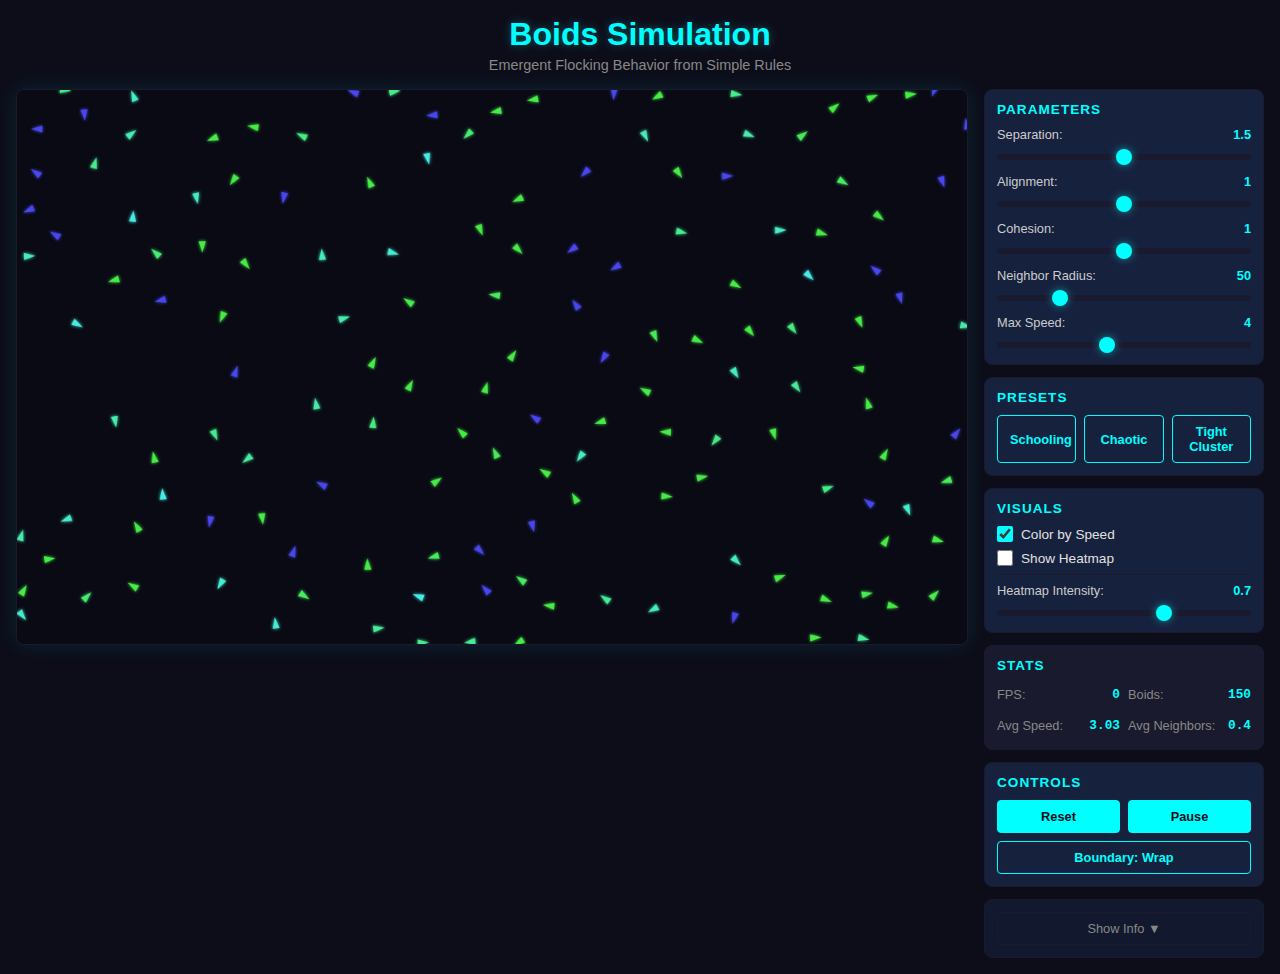
<file: Boids-Lab/index.html>
<!DOCTYPE html>
<html lang="en">
<head>
  <meta charset="UTF-8">
  <meta name="viewport" content="width=device-width, initial-scale=1.0">
  <title>Boids Simulation - Interactive Mini-Lab</title>
  <link rel="stylesheet" href="styles.css">
</head>
<body>
  <div class="container">
    <header>
      <h1>Boids Simulation</h1>
      <p class="subtitle">Emergent Flocking Behavior from Simple Rules</p>
    </header>

    <main>
      <div class="canvas-container">
        <canvas id="simulation"></canvas>
      </div>

      <aside class="controls-panel">
        <!-- Parameters Section -->
        <section class="control-group">
          <h3>Parameters</h3>

          <div class="slider-control" title="Avoid crowding - higher values = more personal space">
            <label>
              Separation: <span id="separationValue">1.5</span>
            </label>
            <input type="range" id="separation" min="0" max="3" step="0.1" value="1.5">
          </div>

          <div class="slider-control" title="Match neighbors' direction - higher values = coordinated movement">
            <label>
              Alignment: <span id="alignmentValue">1.0</span>
            </label>
            <input type="range" id="alignment" min="0" max="2" step="0.1" value="1.0">
          </div>

          <div class="slider-control" title="Move toward group center - higher values = tighter flocks">
            <label>
              Cohesion: <span id="cohesionValue">1.0</span>
            </label>
            <input type="range" id="cohesion" min="0" max="2" step="0.1" value="1.0">
          </div>

          <div class="slider-control" title="How far boids can see neighbors - affects flock size">
            <label>
              Neighbor Radius: <span id="neighborRadiusValue">50</span>
            </label>
            <input type="range" id="neighborRadius" min="20" max="150" step="5" value="50">
          </div>

          <div class="slider-control" title="Speed limit for all boids - affects overall energy">
            <label>
              Max Speed: <span id="maxSpeedValue">4.0</span>
            </label>
            <input type="range" id="maxSpeed" min="1" max="8" step="0.5" value="4.0">
          </div>
        </section>

        <!-- Presets Section -->
        <section class="control-group">
          <h3>Presets</h3>
          <div class="button-row">
            <button id="schoolingBtn" class="preset-btn" title="Organized, flowing movement like fish schools">Schooling</button>
            <button id="chaoticBtn" class="preset-btn" title="Disorganized, erratic movement">Chaotic</button>
            <button id="clusterBtn" class="preset-btn" title="Dense, cohesive group">Tight Cluster</button>
          </div>
        </section>

        <!-- Visuals Section -->
        <section class="control-group">
          <h3>Visuals</h3>

          <div class="checkbox-control">
            <label>
              <input type="checkbox" id="colorBySpeed" checked>
              Color by Speed
            </label>
          </div>

          <div class="checkbox-control">
            <label>
              <input type="checkbox" id="showHeatmap">
              Show Heatmap
            </label>
          </div>

          <div class="slider-control heatmap-intensity">
            <label>
              Heatmap Intensity: <span id="heatmapIntensityValue">0.7</span>
            </label>
            <input type="range" id="heatmapIntensity" min="0.1" max="1" step="0.1" value="0.7">
          </div>
        </section>

        <!-- Stats Section -->
        <section class="control-group stats-group">
          <h3>Stats</h3>
          <div class="stats-grid">
            <div class="stat">
              <span class="stat-label">FPS:</span>
              <span id="fps" class="stat-value">0</span>
            </div>
            <div class="stat">
              <span class="stat-label">Boids:</span>
              <span id="boidCount" class="stat-value">150</span>
            </div>
            <div class="stat">
              <span class="stat-label">Avg Speed:</span>
              <span id="avgSpeed" class="stat-value">0.00</span>
            </div>
            <div class="stat">
              <span class="stat-label">Avg Neighbors:</span>
              <span id="avgNeighbors" class="stat-value">0.0</span>
            </div>
          </div>
        </section>

        <!-- Controls Section -->
        <section class="control-group">
          <h3>Controls</h3>
          <div class="button-row">
            <button id="resetBtn" class="control-btn">Reset</button>
            <button id="pauseBtn" class="control-btn">Pause</button>
          </div>
          <button id="boundaryBtn" class="control-btn full-width">Boundary: Wrap</button>
        </section>

        <!-- Info Panel -->
        <section class="control-group info-group">
          <button id="infoToggle" class="info-toggle">Show Info ▼</button>
          <div id="infoContent" class="info-content collapsed">
            <h4>How This Relates to AI</h4>
            <p>
              Just like these boids create complex flocking behavior from simple rules,
              Large Language Models (LLMs) generate coherent text from simple neural network operations:
            </p>
            <ul>
              <li>
                <strong>Local → Global:</strong> Each boid follows basic rules locally; together they create
                emergent patterns. Each neuron in an LLM does simple math; together they "understand" language.
              </li>
              <li>
                <strong>Parameter Tuning:</strong> Adjusting separation/alignment weights changes flock behavior.
                Adjusting temperature/top-p in LLMs changes text creativity and coherence.
              </li>
              <li>
                <strong>No Central Control:</strong> No single boid leads the flock. No single neuron "knows"
                what the LLM is doing—intelligence emerges from their coordination.
              </li>
            </ul>
            <p class="info-footer">
              Experiment with the sliders and watch how small parameter changes create big behavioral shifts—just like prompting an LLM!
            </p>
          </div>
        </section>
      </aside>
    </main>
  </div>

  <script type="module">
    import { Simulation } from './js/simulation.js';
    import { Controls } from './js/controls.js';

    // Initialize simulation
    const canvas = document.getElementById('simulation');
    const simulation = new Simulation(canvas);

    // Initialize controls
    const controls = new Controls(simulation);

    // Start the simulation
    simulation.start();
  </script>
</body>
</html>
</file>
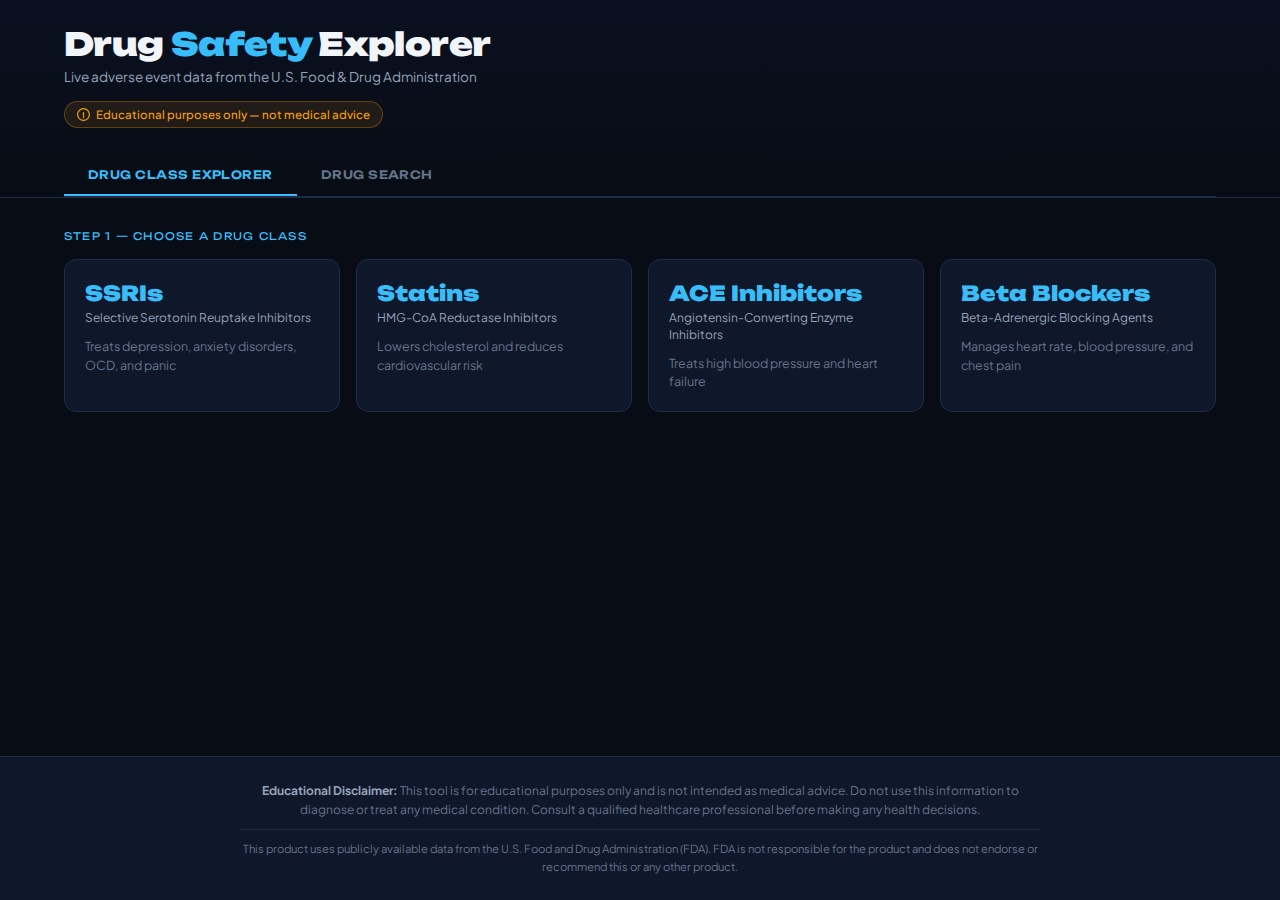
<file: Drug-Safety-Explorer/index.html>
<!DOCTYPE html>
<html lang="en">
<head>
  <meta charset="UTF-8" />
  <meta name="viewport" content="width=device-width, initial-scale=1.0" />
  <title>Drug Safety Explorer</title>
  <link rel="preconnect" href="https://fonts.googleapis.com" />
  <link rel="preconnect" href="https://fonts.gstatic.com" crossorigin />
  <link href="https://fonts.googleapis.com/css2?family=Unbounded:wght@400;600;700;900&family=Plus+Jakarta+Sans:wght@300;400;500;600&family=JetBrains+Mono:wght@400;600&display=swap" rel="stylesheet" />
  <style>
    *, *::before, *::after { box-sizing: border-box; margin: 0; padding: 0; }

    :root {
      --bg: #080c14;
      --surface: #0f172a;
      --surface2: #1e293b;
      --border: #1e2d45;
      --accent: #38bdf8;
      --accent2: #818cf8;
      --accent3: #34d399;
      --text: #f1f5f9;
      --muted: #64748b;
      --body: #94a3b8;
      --warn: #f59e0b;
      --danger: #ef4444;
      --font-head: 'Unbounded', sans-serif;
      --font-body: 'Plus Jakarta Sans', sans-serif;
      --font-mono: 'JetBrains Mono', monospace;
    }

    html { scroll-behavior: smooth; }

    body {
      font-family: var(--font-body);
      background: var(--bg);
      color: var(--text);
      min-height: 100vh;
      display: flex;
      flex-direction: column;
    }

    /* ── HEADER ── */
    header {
      background: linear-gradient(180deg, #0a1020 0%, var(--bg) 100%);
      border-bottom: 1px solid var(--border);
      padding: 24px 0 0;
    }
    .header-inner {
      max-width: 1200px;
      margin: 0 auto;
      padding: 0 24px;
    }
    .app-title {
      font-family: var(--font-head);
      font-size: clamp(1.4rem, 3vw, 2rem);
      font-weight: 900;
      color: var(--text);
      letter-spacing: -0.02em;
    }
    .app-title span { color: var(--accent); }
    .app-tagline {
      color: var(--body);
      font-size: 0.85rem;
      margin-top: 4px;
      margin-bottom: 16px;
    }
    .disclaimer-badge {
      display: inline-flex;
      align-items: center;
      gap: 6px;
      background: rgba(245,158,11,0.1);
      border: 1px solid rgba(245,158,11,0.3);
      color: var(--warn);
      font-size: 0.72rem;
      font-family: var(--font-body);
      font-weight: 500;
      padding: 5px 12px;
      border-radius: 20px;
      margin-bottom: 20px;
    }
    .disclaimer-badge svg { flex-shrink: 0; }

    /* ── TABS ── */
    .tabs {
      display: flex;
      gap: 0;
      border-bottom: 1px solid var(--border);
      margin-top: 8px;
    }
    .tab-btn {
      font-family: var(--font-head);
      font-size: 0.72rem;
      font-weight: 600;
      letter-spacing: 0.04em;
      padding: 12px 24px;
      border: none;
      background: transparent;
      color: var(--muted);
      cursor: pointer;
      border-bottom: 2px solid transparent;
      transition: color 0.2s, border-color 0.2s;
      text-transform: uppercase;
    }
    .tab-btn:hover { color: var(--text); }
    .tab-btn.active {
      color: var(--accent);
      border-bottom-color: var(--accent);
    }

    /* ── MAIN ── */
    main {
      flex: 1;
      max-width: 1200px;
      width: 100%;
      margin: 0 auto;
      padding: 32px 24px;
    }

    .tab-panel { display: none; }
    .tab-panel.active { display: block; }

    /* ── CARDS ── */
    .card {
      background: var(--surface);
      border: 1px solid var(--border);
      border-radius: 12px;
      padding: 20px;
      transition: border-color 0.2s, box-shadow 0.2s;
    }
    .card:hover {
      border-color: rgba(56,189,248,0.3);
      box-shadow: 0 0 20px rgba(56,189,248,0.06);
    }

    /* ── CLASS GRID ── */
    .section-label {
      font-family: var(--font-head);
      font-size: 0.65rem;
      letter-spacing: 0.12em;
      text-transform: uppercase;
      color: var(--accent);
      margin-bottom: 16px;
    }
    .class-grid {
      display: grid;
      grid-template-columns: repeat(auto-fit, minmax(220px, 1fr));
      gap: 16px;
      margin-bottom: 32px;
    }
    .class-card {
      background: var(--surface);
      border: 1px solid var(--border);
      border-radius: 12px;
      padding: 20px;
      cursor: pointer;
      transition: border-color 0.2s, box-shadow 0.2s, transform 0.15s;
      position: relative;
      overflow: hidden;
    }
    .class-card::before {
      content: '';
      position: absolute;
      top: 0; left: 0; right: 0;
      height: 2px;
      background: linear-gradient(90deg, var(--accent), var(--accent2));
      opacity: 0;
      transition: opacity 0.2s;
    }
    .class-card:hover {
      border-color: rgba(56,189,248,0.4);
      box-shadow: 0 0 24px rgba(56,189,248,0.08);
      transform: translateY(-2px);
    }
    .class-card:hover::before { opacity: 1; }
    .class-card.selected {
      border-color: var(--accent);
      box-shadow: 0 0 24px rgba(56,189,248,0.15);
    }
    .class-card.selected::before { opacity: 1; }
    .class-short {
      font-family: var(--font-head);
      font-size: 1.3rem;
      font-weight: 900;
      color: var(--accent);
      margin-bottom: 4px;
    }
    .class-full {
      font-size: 0.75rem;
      color: var(--body);
      margin-bottom: 10px;
      line-height: 1.4;
    }
    .class-desc {
      font-size: 0.78rem;
      color: var(--muted);
      line-height: 1.5;
    }

    /* ── DRUG TOGGLES ── */
    .drug-selection { margin-bottom: 24px; }
    .drug-toggles {
      display: flex;
      flex-wrap: wrap;
      gap: 10px;
      margin-top: 12px;
    }
    .drug-toggle {
      font-family: var(--font-mono);
      font-size: 0.8rem;
      padding: 8px 18px;
      border: 1px solid var(--border);
      border-radius: 6px;
      background: var(--surface);
      color: var(--body);
      cursor: pointer;
      transition: all 0.15s;
      text-transform: capitalize;
    }
    .drug-toggle:hover {
      border-color: var(--accent);
      color: var(--accent);
    }
    .drug-toggle.selected {
      background: rgba(56,189,248,0.12);
      border-color: var(--accent);
      color: var(--accent);
    }
    .selection-hint {
      font-size: 0.78rem;
      color: var(--muted);
      margin-top: 10px;
    }
    .compare-btn {
      display: inline-flex;
      align-items: center;
      gap: 8px;
      margin-top: 16px;
      padding: 10px 24px;
      background: var(--accent);
      color: #080c14;
      border: none;
      border-radius: 8px;
      font-family: var(--font-head);
      font-size: 0.7rem;
      font-weight: 700;
      letter-spacing: 0.06em;
      text-transform: uppercase;
      cursor: pointer;
      transition: opacity 0.2s, transform 0.15s;
    }
    .compare-btn:disabled {
      opacity: 0.35;
      cursor: not-allowed;
      transform: none;
    }
    .compare-btn:not(:disabled):hover {
      opacity: 0.9;
      transform: translateY(-1px);
    }

    /* ── BACK BUTTON ── */
    .back-btn {
      display: inline-flex;
      align-items: center;
      gap: 6px;
      padding: 8px 16px;
      background: transparent;
      border: 1px solid var(--border);
      border-radius: 8px;
      color: var(--body);
      font-family: var(--font-body);
      font-size: 0.82rem;
      cursor: pointer;
      transition: all 0.15s;
      margin-bottom: 24px;
    }
    .back-btn:hover {
      border-color: var(--accent);
      color: var(--accent);
    }

    /* ── COMPARISON PANEL ── */
    .comparison-grid {
      display: grid;
      gap: 16px;
      margin-bottom: 24px;
    }
    .comparison-grid.cols-2 { grid-template-columns: 1fr 1fr; }
    .comparison-grid.cols-3 { grid-template-columns: 1fr 1fr 1fr; }

    @media (max-width: 700px) {
      .comparison-grid.cols-2,
      .comparison-grid.cols-3 { grid-template-columns: 1fr; }
    }

    .drug-col {
      background: var(--surface);
      border: 1px solid var(--border);
      border-radius: 12px;
      padding: 20px;
      min-width: 0;
    }
    .drug-col-name {
      font-family: var(--font-head);
      font-size: 1rem;
      font-weight: 700;
      color: var(--text);
      text-transform: capitalize;
      margin-bottom: 16px;
      padding-bottom: 12px;
      border-bottom: 1px solid var(--border);
    }

    /* ── STAT BLOCKS ── */
    .stat-block { margin-bottom: 16px; }
    .stat-label {
      font-size: 0.68rem;
      text-transform: uppercase;
      letter-spacing: 0.08em;
      color: var(--muted);
      margin-bottom: 4px;
    }
    .stat-value {
      font-family: var(--font-mono);
      font-size: 1.6rem;
      font-weight: 600;
      color: var(--accent);
      line-height: 1;
    }
    .stat-value.warn { color: var(--warn); }
    .stat-value.ok { color: var(--accent3); }

    /* ── BOX WARNING ── */
    .box-warning {
      background: rgba(245,158,11,0.08);
      border: 1px solid rgba(245,158,11,0.25);
      border-radius: 8px;
      padding: 12px;
      margin-bottom: 16px;
    }
    .box-warning-header {
      display: flex;
      align-items: center;
      gap: 6px;
      font-size: 0.7rem;
      font-weight: 600;
      text-transform: uppercase;
      letter-spacing: 0.08em;
      color: var(--warn);
      margin-bottom: 6px;
    }
    .box-warning-text {
      font-size: 0.78rem;
      color: #d4a04a;
      line-height: 1.5;
    }
    .no-warning {
      font-size: 0.78rem;
      color: var(--muted);
      font-style: italic;
    }

    /* ── CHART ── */
    .chart-section { margin-bottom: 16px; }
    .chart-label {
      font-size: 0.68rem;
      text-transform: uppercase;
      letter-spacing: 0.08em;
      color: var(--muted);
      margin-bottom: 10px;
    }
    svg.bar-chart { width: 100%; overflow: visible; }
    .bar-row text { font-family: var(--font-mono); font-size: 10px; }

    /* ── INTERPRETATION NOTE ── */
    .interpretation-note {
      background: rgba(129,140,248,0.07);
      border: 1px solid rgba(129,140,248,0.2);
      border-radius: 10px;
      padding: 16px 20px;
      font-size: 0.82rem;
      color: #a5b4fc;
      line-height: 1.6;
      margin-top: 8px;
    }
    .interpretation-note strong { color: var(--accent2); }

    /* ── SPINNER ── */
    .spinner-wrap {
      display: flex;
      align-items: center;
      justify-content: center;
      padding: 40px;
    }
    .spinner {
      width: 32px; height: 32px;
      border: 3px solid var(--border);
      border-top-color: var(--accent);
      border-radius: 50%;
      animation: spin 0.7s linear infinite;
    }
    @keyframes spin { to { transform: rotate(360deg); } }

    /* ── ERROR / EMPTY ── */
    .error-state {
      background: rgba(239,68,68,0.07);
      border: 1px solid rgba(239,68,68,0.2);
      border-radius: 8px;
      padding: 12px 16px;
      font-size: 0.82rem;
      color: #fca5a5;
    }
    .empty-state {
      font-size: 0.82rem;
      color: var(--muted);
      font-style: italic;
      padding: 8px 0;
    }

    /* ── TAB 2: SEARCH ── */
    .search-wrap {
      display: flex;
      gap: 10px;
      margin-bottom: 24px;
      max-width: 540px;
    }
    .search-input {
      flex: 1;
      background: var(--surface);
      border: 1px solid var(--border);
      border-radius: 8px;
      color: var(--text);
      font-family: var(--font-body);
      font-size: 0.9rem;
      padding: 10px 16px;
      outline: none;
      transition: border-color 0.2s;
    }
    .search-input::placeholder { color: var(--muted); }
    .search-input:focus { border-color: var(--accent); }
    .search-btn {
      padding: 10px 20px;
      background: var(--accent);
      color: #080c14;
      border: none;
      border-radius: 8px;
      font-family: var(--font-head);
      font-size: 0.68rem;
      font-weight: 700;
      letter-spacing: 0.06em;
      text-transform: uppercase;
      cursor: pointer;
      transition: opacity 0.2s;
      white-space: nowrap;
    }
    .search-btn:hover { opacity: 0.88; }
    .search-btn:disabled { opacity: 0.4; cursor: not-allowed; }

    .add-compare-btn {
      display: inline-flex;
      align-items: center;
      gap: 6px;
      margin-bottom: 24px;
      padding: 9px 18px;
      background: transparent;
      border: 1px solid var(--accent2);
      border-radius: 8px;
      color: var(--accent2);
      font-family: var(--font-head);
      font-size: 0.68rem;
      font-weight: 600;
      letter-spacing: 0.04em;
      text-transform: uppercase;
      cursor: pointer;
      transition: all 0.15s;
    }
    .add-compare-btn:hover {
      background: rgba(129,140,248,0.1);
    }

    .clear-compare-btn {
      display: inline-flex;
      align-items: center;
      gap: 6px;
      margin-bottom: 24px;
      padding: 9px 18px;
      background: transparent;
      border: 1px solid var(--border);
      border-radius: 8px;
      color: var(--muted);
      font-family: var(--font-body);
      font-size: 0.82rem;
      cursor: pointer;
      transition: all 0.15s;
    }
    .clear-compare-btn:hover {
      border-color: var(--danger);
      color: var(--danger);
    }

    /* ── RECALL LIST ── */
    .recall-list { margin-top: 8px; }
    .recall-item {
      background: rgba(245,158,11,0.06);
      border-left: 2px solid var(--warn);
      padding: 8px 12px;
      margin-bottom: 6px;
      border-radius: 0 6px 6px 0;
    }
    .recall-reason {
      font-size: 0.78rem;
      color: #d4a04a;
      line-height: 1.4;
    }
    .recall-date {
      font-family: var(--font-mono);
      font-size: 0.68rem;
      color: var(--muted);
      margin-top: 2px;
    }

    /* ── DATA NOTE ── */
    .data-note {
      font-size: 0.72rem;
      color: var(--muted);
      margin-top: 12px;
      font-style: italic;
      line-height: 1.5;
    }

    /* ── FOOTER ── */
    footer {
      background: var(--surface);
      border-top: 1px solid var(--border);
      padding: 24px;
      text-align: center;
    }
    .footer-inner {
      max-width: 800px;
      margin: 0 auto;
    }
    .footer-disclaimer {
      font-size: 0.75rem;
      color: var(--muted);
      line-height: 1.6;
      margin-bottom: 10px;
    }
    .footer-disclaimer strong { color: var(--body); }
    .footer-attr {
      font-size: 0.7rem;
      color: var(--muted);
      line-height: 1.6;
      border-top: 1px solid var(--border);
      padding-top: 10px;
      margin-top: 10px;
    }

    /* ── QUICK PICKS ── */
    .quick-picks { margin-bottom: 28px; }
    .quick-picks-label {
      font-size: 0.68rem;
      text-transform: uppercase;
      letter-spacing: 0.1em;
      color: var(--muted);
      margin-bottom: 12px;
    }
    .quick-category { margin-bottom: 10px; }
    .quick-category-name {
      font-size: 0.68rem;
      color: var(--muted);
      margin-bottom: 6px;
    }
    .quick-chips { display: flex; flex-wrap: wrap; gap: 7px; }
    .quick-chip {
      font-family: var(--font-mono);
      font-size: 0.75rem;
      padding: 5px 13px;
      border: 1px solid var(--border);
      border-radius: 20px;
      background: transparent;
      color: var(--body);
      cursor: pointer;
      transition: all 0.15s;
      text-transform: capitalize;
    }
    .quick-chip:hover {
      border-color: var(--accent);
      color: var(--accent);
      background: rgba(56,189,248,0.06);
    }

    /* ── INSIGHT BANNER ── */
    .insights-banner {
      display: grid;
      grid-template-columns: repeat(auto-fit, minmax(200px, 1fr));
      gap: 10px;
      margin-bottom: 20px;
    }
    .insight-card {
      background: var(--surface2);
      border: 1px solid var(--border);
      border-radius: 10px;
      padding: 12px 14px;
    }
    .insight-icon { font-size: 1rem; margin-bottom: 4px; }
    .insight-title {
      font-size: 0.65rem;
      text-transform: uppercase;
      letter-spacing: 0.08em;
      color: var(--muted);
      margin-bottom: 2px;
    }
    .insight-body {
      font-size: 0.82rem;
      color: var(--text);
      line-height: 1.4;
    }
    .insight-body strong { font-family: var(--font-mono); }

    /* ── CLASS CONTEXT ── */
    .class-context {
      background: rgba(56,189,248,0.05);
      border: 1px solid rgba(56,189,248,0.15);
      border-radius: 10px;
      padding: 14px 18px;
      margin-bottom: 20px;
      font-size: 0.82rem;
      color: var(--body);
      line-height: 1.6;
    }
    .class-context strong { color: var(--accent); }

    /* ── UTILS ── */
    .hidden { display: none !important; }
    .mt8 { margin-top: 8px; }
    .mt16 { margin-top: 16px; }
  </style>
</head>
<body>

<!-- ── HEADER ── -->
<header>
  <div class="header-inner">
    <h1 class="app-title">Drug <span>Safety</span> Explorer</h1>
    <p class="app-tagline">Live adverse event data from the U.S. Food &amp; Drug Administration</p>
    <div class="disclaimer-badge">
      <svg width="13" height="13" viewBox="0 0 16 16" fill="none">
        <path d="M8 1.5a6.5 6.5 0 100 13 6.5 6.5 0 000-13zM0 8a8 8 0 1116 0A8 8 0 010 8z" fill="currentColor"/>
        <path d="M7.25 5.75a.75.75 0 011.5 0v4.5a.75.75 0 01-1.5 0v-4.5zm.75 7a.875.875 0 110-1.75.875.875 0 010 1.75z" fill="currentColor"/>
      </svg>
      Educational purposes only — not medical advice
    </div>
    <nav class="tabs">
      <button class="tab-btn active" data-tab="explorer">Drug Class Explorer</button>
      <button class="tab-btn" data-tab="search">Drug Search</button>
    </nav>
  </div>
</header>

<!-- ── MAIN ── -->
<main>

  <!-- TAB 1: DRUG CLASS EXPLORER -->
  <section id="tab-explorer" class="tab-panel active">

    <!-- Step 1: class selection -->
    <div id="class-selection">
      <p class="section-label">Step 1 — Choose a Drug Class</p>
      <div class="class-grid">
        <div class="class-card" data-class="ssri">
          <div class="class-short">SSRIs</div>
          <div class="class-full">Selective Serotonin Reuptake Inhibitors</div>
          <div class="class-desc">Treats depression, anxiety disorders, OCD, and panic</div>
        </div>
        <div class="class-card" data-class="statins">
          <div class="class-short">Statins</div>
          <div class="class-full">HMG-CoA Reductase Inhibitors</div>
          <div class="class-desc">Lowers cholesterol and reduces cardiovascular risk</div>
        </div>
        <div class="class-card" data-class="ace">
          <div class="class-short">ACE Inhibitors</div>
          <div class="class-full">Angiotensin-Converting Enzyme Inhibitors</div>
          <div class="class-desc">Treats high blood pressure and heart failure</div>
        </div>
        <div class="class-card" data-class="beta">
          <div class="class-short">Beta Blockers</div>
          <div class="class-full">Beta-Adrenergic Blocking Agents</div>
          <div class="class-desc">Manages heart rate, blood pressure, and chest pain</div>
        </div>
      </div>
    </div>

    <!-- Step 2: drug selection -->
    <div id="drug-selection" class="hidden">
      <p class="section-label">Step 2 — Select 2 or 3 Drugs to Compare</p>
      <div class="drug-toggles" id="drug-toggles"></div>
      <p class="selection-hint" id="selection-hint">Select 2 or 3 drugs to enable comparison.</p>
      <br/>
      <button class="compare-btn" id="compare-btn" disabled>
        <svg width="14" height="14" viewBox="0 0 16 16" fill="none">
          <path d="M2 4h12M2 8h12M2 12h12" stroke="currentColor" stroke-width="2" stroke-linecap="round"/>
        </svg>
        Compare
      </button>
    </div>

    <!-- Step 3: comparison panel -->
    <div id="comparison-panel" class="hidden">
      <button class="back-btn" id="back-btn-explorer">
        <svg width="14" height="14" viewBox="0 0 16 16" fill="none">
          <path d="M10 3L5 8l5 5" stroke="currentColor" stroke-width="2" stroke-linecap="round" stroke-linejoin="round"/>
        </svg>
        Back to class selection
      </button>
      <p class="section-label" id="comparison-class-label"></p>
      <div id="comparison-context"></div>
      <div id="comparison-cols" class="comparison-grid cols-2"></div>
      <div class="interpretation-note">
        <strong>What does this mean?</strong> Higher adverse event counts don't necessarily mean a drug is more dangerous —
        they often reflect higher usage. Drugs prescribed to millions of people accumulate more reports over time.
        Data quality and reporting patterns vary between drugs and time periods. Always consult a healthcare professional
        for medical decisions.
      </div>
    </div>

  </section>

  <!-- TAB 2: DRUG SEARCH -->
  <section id="tab-search" class="tab-panel">

    <p class="section-label">Search a Drug</p>
    <div class="search-wrap">
      <input type="text" class="search-input" id="search-input-1" placeholder="Type a drug name, or pick one below..." />
      <button class="search-btn" id="search-btn-1">Search</button>
    </div>

    <div class="quick-picks">
      <p class="quick-picks-label">Quick Picks — click any drug to look it up</p>
      <div class="quick-category">
        <div class="quick-category-name">Pain &amp; Fever</div>
        <div class="quick-chips">
          <button class="quick-chip" data-drug="ibuprofen">Ibuprofen</button>
          <button class="quick-chip" data-drug="acetaminophen">Acetaminophen</button>
          <button class="quick-chip" data-drug="aspirin">Aspirin</button>
          <button class="quick-chip" data-drug="naproxen">Naproxen</button>
          <button class="quick-chip" data-drug="hydrocodone">Hydrocodone</button>
        </div>
      </div>
      <div class="quick-category">
        <div class="quick-category-name">Antibiotics</div>
        <div class="quick-chips">
          <button class="quick-chip" data-drug="amoxicillin">Amoxicillin</button>
          <button class="quick-chip" data-drug="azithromycin">Azithromycin</button>
          <button class="quick-chip" data-drug="ciprofloxacin">Ciprofloxacin</button>
          <button class="quick-chip" data-drug="doxycycline">Doxycycline</button>
        </div>
      </div>
      <div class="quick-category">
        <div class="quick-category-name">Heart &amp; Blood Pressure</div>
        <div class="quick-chips">
          <button class="quick-chip" data-drug="lisinopril">Lisinopril</button>
          <button class="quick-chip" data-drug="amlodipine">Amlodipine</button>
          <button class="quick-chip" data-drug="losartan">Losartan</button>
          <button class="quick-chip" data-drug="metoprolol">Metoprolol</button>
          <button class="quick-chip" data-drug="atorvastatin">Atorvastatin</button>
        </div>
      </div>
      <div class="quick-category">
        <div class="quick-category-name">Mental Health</div>
        <div class="quick-chips">
          <button class="quick-chip" data-drug="sertraline">Sertraline</button>
          <button class="quick-chip" data-drug="fluoxetine">Fluoxetine</button>
          <button class="quick-chip" data-drug="bupropion">Bupropion</button>
          <button class="quick-chip" data-drug="alprazolam">Alprazolam</button>
          <button class="quick-chip" data-drug="quetiapine">Quetiapine</button>
        </div>
      </div>
      <div class="quick-category">
        <div class="quick-category-name">Diabetes &amp; Metabolism</div>
        <div class="quick-chips">
          <button class="quick-chip" data-drug="metformin">Metformin</button>
          <button class="quick-chip" data-drug="insulin">Insulin</button>
          <button class="quick-chip" data-drug="glipizide">Glipizide</button>
          <button class="quick-chip" data-drug="sitagliptin">Sitagliptin</button>
        </div>
      </div>
      <div class="quick-category">
        <div class="quick-category-name">Stomach &amp; Acid</div>
        <div class="quick-chips">
          <button class="quick-chip" data-drug="omeprazole">Omeprazole</button>
          <button class="quick-chip" data-drug="pantoprazole">Pantoprazole</button>
          <button class="quick-chip" data-drug="famotidine">Famotidine</button>
          <button class="quick-chip" data-drug="ranitidine">Ranitidine</button>
        </div>
      </div>
    </div>

    <div id="search-result-1"></div>

    <div id="add-compare-wrap" class="hidden">
      <button class="add-compare-btn" id="add-compare-btn">
        <svg width="13" height="13" viewBox="0 0 16 16" fill="none">
          <path d="M8 3v10M3 8h10" stroke="currentColor" stroke-width="2" stroke-linecap="round"/>
        </svg>
        Add Drug to Compare
      </button>
    </div>

    <div id="compare-section-2" class="hidden">
      <div style="display:flex; align-items:center; gap:12px; margin-bottom:16px; flex-wrap:wrap;">
        <p class="section-label" style="margin:0;">Compare With</p>
        <button class="clear-compare-btn" id="clear-compare-btn">✕ Clear Comparison</button>
      </div>
      <div class="search-wrap">
        <input type="text" class="search-input" id="search-input-2" placeholder="Search second drug..." />
        <button class="search-btn" id="search-btn-2">Search</button>
      </div>
      <div id="search-result-2"></div>
    </div>

    <div id="side-by-side" class="hidden">
      <p class="section-label" style="margin-bottom:16px;">Side-by-Side Comparison</p>
      <div id="side-by-side-cols" class="comparison-grid cols-2"></div>
      <div class="interpretation-note">
        <strong>What does this mean?</strong> Higher adverse event counts don't necessarily mean a drug is more dangerous —
        they often reflect higher usage. Results depend on how the drug name appears in FDA records, and may vary.
        Always consult a healthcare professional for medical decisions.
      </div>
    </div>

  </section>
</main>

<!-- ── FOOTER ── -->
<footer>
  <div class="footer-inner">
    <p class="footer-disclaimer">
      <strong>Educational Disclaimer:</strong> This tool is for educational purposes only and is not intended as medical advice.
      Do not use this information to diagnose or treat any medical condition. Consult a qualified healthcare professional
      before making any health decisions.
    </p>
    <p class="footer-attr">
      This product uses publicly available data from the U.S. Food and Drug Administration (FDA).
      FDA is not responsible for the product and does not endorse or recommend this or any other product.
    </p>
  </div>
</footer>

<script>
// ── STATE ──
let activeTab = 'explorer';
let selectedClass = null;
let selectedDrugs = [];
let comparisonData = {};
let searchDrug1 = null, searchDrug2 = null;
let searchData1 = null, searchData2 = null;
let compareModeActive = false;

const DRUG_CLASSES = {
  ssri: {
    label: 'SSRIs',
    full: 'Selective Serotonin Reuptake Inhibitors',
    drugs: ['fluoxetine', 'sertraline', 'paroxetine', 'escitalopram', 'citalopram'],
    context: 'SSRIs are the most prescribed antidepressants. They work by blocking serotonin reabsorption in the brain, which helps stabilize mood. While they all treat the same conditions, they differ in how long they stay in the body, which side effects are most common, and how they interact with other medications.'
  },
  statins: {
    label: 'Statins',
    full: 'HMG-CoA Reductase Inhibitors',
    drugs: ['atorvastatin', 'simvastatin', 'rosuvastatin', 'pravastatin', 'lovastatin'],
    context: 'Statins lower LDL ("bad") cholesterol by blocking an enzyme the liver uses to produce it. They\'re among the most widely prescribed drugs in the world. Comparing them is useful because they vary significantly in potency, dosing, and the types of side effects reported — muscle-related issues are a key concern.'
  },
  ace: {
    label: 'ACE Inhibitors',
    full: 'Angiotensin-Converting Enzyme Inhibitors',
    drugs: ['lisinopril', 'enalapril', 'ramipril', 'captopril', 'benazepril'],
    context: 'ACE inhibitors reduce blood pressure by relaxing blood vessels. They\'re also used to protect the kidneys in diabetes patients. A persistent dry cough is the most commonly reported side effect. Differences in adverse event profiles here can reflect both how widely used each drug is and patient population differences.'
  },
  beta: {
    label: 'Beta Blockers',
    full: 'Beta-Adrenergic Blocking Agents',
    drugs: ['metoprolol', 'atenolol', 'carvedilol', 'propranolol', 'bisoprolol'],
    context: 'Beta blockers slow the heart rate and reduce blood pressure by blocking adrenaline. They\'re used for heart failure, arrhythmia, and high blood pressure. Some (like carvedilol) also block alpha receptors, making them broader-acting. This can lead to different side effect patterns in the data.'
  }
};

// Drug accent colors for comparison (per-column)
const COL_COLORS = ['#38bdf8', '#818cf8', '#34d399'];

// ── API ──
const BASE = 'https://api.fda.gov';

async function fetchJSON(url) {
  const res = await fetch(url);
  if (!res.ok) {
    if (res.status === 404) return null;
    throw new Error(`HTTP ${res.status}`);
  }
  return res.json();
}

async function fetchDrugData(name) {
  const enc = encodeURIComponent(`"${name}"`);
  const [ae, rxns, recalls, recallDetail, label] = await Promise.allSettled([
    fetchJSON(`${BASE}/drug/event.json?search=patient.drug.openfda.generic_name:${enc}&limit=1`),
    fetchJSON(`${BASE}/drug/event.json?search=patient.drug.openfda.generic_name:${enc}&count=patient.reaction.reactionmeddrapt.exact&limit=10`),
    fetchJSON(`${BASE}/drug/enforcement.json?search=openfda.generic_name:${enc}&limit=1`),
    fetchJSON(`${BASE}/drug/enforcement.json?search=openfda.generic_name:${enc}&limit=3`),
    fetchJSON(`${BASE}/drug/label.json?search=openfda.generic_name:${enc}&limit=1`)
  ]);

  const get = (r) => r.status === 'fulfilled' ? r.value : null;

  const aeData = get(ae);
  const rxnData = get(rxns);
  const recallData = get(recalls);
  const recallDetailData = get(recallDetail);
  const labelData = get(label);

  return {
    aeTotal: aeData?.meta?.results?.total ?? null,
    reactions: rxnData?.results ?? null,
    recallTotal: recallData?.meta?.results?.total ?? (recallData === null ? 0 : null),
    recentRecalls: recallDetailData?.results ?? null,
    boxWarning: labelData?.results?.[0]?.boxed_warning?.[0] ?? null
  };
}

// ── SVG BAR CHART ──
function buildBarChart(reactions, color, limit = 8) {
  if (!reactions || reactions.length === 0) {
    return '<p class="empty-state">No reaction data available.</p>';
  }
  const data = reactions.slice(0, limit);
  const maxCount = Math.max(...data.map(r => r.count));
  const rowH = 22;
  const labelW = 150;
  const countW = 50;
  const barAreaW = 200;
  const totalW = labelW + barAreaW + countW;
  const h = data.length * rowH;

  const rows = data.map((r, i) => {
    const y = i * rowH + rowH / 2;
    const barW = maxCount > 0 ? (r.count / maxCount) * barAreaW : 0;
    const label = r.term.length > 28 ? r.term.slice(0, 27) + '…' : r.term;
    const opacity = 0.55 + (0.45 * (1 - i / data.length));
    return `
      <g>
        <text x="${labelW - 6}" y="${y + 4}" text-anchor="end" fill="#64748b" font-size="10">${label}</text>
        <rect x="${labelW}" y="${y - 7}" width="${barW}" height="14" rx="3"
          fill="${color}" opacity="${opacity}" />
        <text x="${labelW + barW + 5}" y="${y + 4}" fill="${color}" font-size="10" font-weight="600"
          font-family="'JetBrains Mono', monospace">${r.count.toLocaleString()}</text>
      </g>`;
  }).join('');

  return `<svg class="bar-chart" viewBox="0 0 ${totalW} ${h}" style="height:${h}px; max-width:100%;">
    ${rows}
  </svg>`;
}

// ── DRUG COLUMN HTML ──
function buildDrugColumn(name, data, color) {
  if (!data) {
    return `<div class="drug-col">
      <div class="drug-col-name">${capitalize(name)}</div>
      <div class="error-state">Unable to load data for this drug. Please try again.</div>
    </div>`;
  }

  const aeHtml = data.aeTotal !== null
    ? `<div class="stat-block">
        <div class="stat-label">Total Adverse Event Reports</div>
        <div class="stat-value" style="color:${color}">${data.aeTotal.toLocaleString()}</div>
       </div>`
    : `<div class="stat-block">
        <div class="stat-label">Total Adverse Event Reports</div>
        <div class="empty-state">No data found for "${capitalize(name)}". Try an alternate spelling or generic name.</div>
       </div>`;

  const recallClass = data.recallTotal > 0 ? 'warn' : 'ok';
  const recallHtml = data.recallTotal !== null
    ? `<div class="stat-block">
        <div class="stat-label">Recall Count</div>
        <div class="stat-value ${recallClass}">${data.recallTotal.toLocaleString()}</div>
       </div>`
    : `<div class="stat-block">
        <div class="stat-label">Recall Count</div>
        <div class="empty-state">Recall data unavailable.</div>
       </div>`;

  const chartHtml = `<div class="chart-section">
    <div class="chart-label">Top Reported Reactions</div>
    ${buildBarChart(data.reactions, color)}
  </div>`;

  let warningHtml;
  if (data.boxWarning) {
    const excerpt = data.boxWarning.length > 300
      ? data.boxWarning.slice(0, 300).trimEnd() + '…'
      : data.boxWarning;
    warningHtml = `<div class="box-warning">
      <div class="box-warning-header">
        <svg width="12" height="12" viewBox="0 0 16 16" fill="none">
          <path d="M8 1L15 14H1L8 1z" stroke="#f59e0b" stroke-width="1.5" stroke-linejoin="round"/>
          <path d="M8 6v4M8 12v.5" stroke="#f59e0b" stroke-width="1.5" stroke-linecap="round"/>
        </svg>
        Box Warning
      </div>
      <div class="box-warning-text">${excerpt}</div>
    </div>`;
  } else {
    warningHtml = `<div class="stat-block"><div class="stat-label">Box Warning</div><p class="no-warning">No box warning found.</p></div>`;
  }

  return `<div class="drug-col">
    <div class="drug-col-name" style="border-bottom-color: ${color}33;">${capitalize(name)}</div>
    ${aeHtml}
    ${recallHtml}
    ${chartHtml}
    ${warningHtml}
  </div>`;
}

// ── DRUG PROFILE (Tab 2) ──
function buildDrugProfile(name, data, color) {
  if (!data) {
    return `<div class="card error-state">Unable to load data for "${capitalize(name)}". Please try again.</div>`;
  }
  if (data.aeTotal === null && data.reactions === null) {
    return `<div class="card"><p class="empty-state">No data found for "${capitalize(name)}". Try an alternate spelling or generic name.</p></div>`;
  }

  const aeHtml = data.aeTotal !== null
    ? `<div class="stat-block">
        <div class="stat-label">Total Adverse Event Reports</div>
        <div class="stat-value" style="color:${color}">${data.aeTotal.toLocaleString()}</div>
       </div>`
    : `<div class="stat-block"><div class="stat-label">Total Adverse Event Reports</div><div class="empty-state">Data unavailable.</div></div>`;

  const recallClass = (data.recallTotal ?? 0) > 0 ? 'warn' : 'ok';
  let recallHtml = data.recallTotal !== null
    ? `<div class="stat-block">
        <div class="stat-label">Recall Count</div>
        <div class="stat-value ${recallClass}">${data.recallTotal.toLocaleString()}</div>
       </div>`
    : `<div class="stat-block"><div class="stat-label">Recall Count</div><div class="empty-state">Recall data unavailable.</div></div>`;

  if (data.recentRecalls && data.recentRecalls.length > 0) {
    const items = data.recentRecalls.slice(0, 3).map(r => `
      <div class="recall-item">
        <div class="recall-reason">${r.reason_for_recall || 'Reason not listed'}</div>
        <div class="recall-date">${r.recall_initiation_date ? formatDate(r.recall_initiation_date) : ''}</div>
      </div>`).join('');
    recallHtml += `<div class="recall-list">${items}</div>`;
  }

  const chartHtml = `<div class="chart-section">
    <div class="chart-label">Top 10 Reported Reactions</div>
    ${buildBarChart(data.reactions, color, 10)}
  </div>`;

  let warningHtml;
  if (data.boxWarning) {
    const excerpt = data.boxWarning.length > 300
      ? data.boxWarning.slice(0, 300).trimEnd() + '…'
      : data.boxWarning;
    warningHtml = `<div class="box-warning">
      <div class="box-warning-header">
        <svg width="12" height="12" viewBox="0 0 16 16" fill="none">
          <path d="M8 1L15 14H1L8 1z" stroke="#f59e0b" stroke-width="1.5" stroke-linejoin="round"/>
          <path d="M8 6v4M8 12v.5" stroke="#f59e0b" stroke-width="1.5" stroke-linecap="round"/>
        </svg>
        Box Warning
      </div>
      <div class="box-warning-text">${excerpt}</div>
    </div>`;
  } else {
    warningHtml = `<div class="stat-block"><div class="stat-label">Box Warning</div><p class="no-warning">No box warning found.</p></div>`;
  }

  return `<div class="card">
    <div class="drug-col-name" style="margin-bottom:16px; padding-bottom:12px; border-bottom:1px solid var(--border); font-family:var(--font-head); font-size:1.1rem; font-weight:700; text-transform:capitalize;">${capitalize(name)}</div>
    ${aeHtml}
    ${recallHtml}
    ${chartHtml}
    ${warningHtml}
    <p class="data-note">Results depend on how the drug name appears in FDA records, and may vary. Try alternate spellings or the generic name if results seem sparse.</p>
  </div>`;
}

// ── INSIGHTS BANNER ──
function buildInsights(drugs, dataMap) {
  const entries = drugs.map(d => ({ name: d, data: dataMap[d] })).filter(e => e.data);
  if (entries.length < 2) return '';

  const insights = [];

  // AE counts
  const withAE = entries.filter(e => e.data.aeTotal !== null);
  if (withAE.length >= 2) {
    const sorted = [...withAE].sort((a, b) => b.data.aeTotal - a.data.aeTotal);
    const top = sorted[0];
    const bottom = sorted[sorted.length - 1];
    insights.push({
      icon: '📊',
      title: 'Most Reported Events',
      body: `<strong>${capitalize(top.name)}</strong> has the most adverse event reports (${top.data.aeTotal.toLocaleString()})`
    });
    if (top.name !== bottom.name) {
      insights.push({
        icon: '📉',
        title: 'Fewest Reported Events',
        body: `<strong>${capitalize(bottom.name)}</strong> has the fewest (${bottom.data.aeTotal.toLocaleString()}) — may reflect lower usage`
      });
    }
  }

  // Box warnings
  const withWarning = entries.filter(e => e.data.boxWarning);
  const noWarning = entries.filter(e => !e.data.boxWarning);
  if (withWarning.length > 0 && noWarning.length > 0) {
    const names = withWarning.map(e => `<strong>${capitalize(e.name)}</strong>`).join(', ');
    insights.push({
      icon: '⚠️',
      title: 'Box Warning',
      body: `${names} carr${withWarning.length > 1 ? 'y' : 'ies'} an FDA box warning — the most serious warning level`
    });
  } else if (withWarning.length === entries.length) {
    insights.push({
      icon: '⚠️',
      title: 'Box Warnings',
      body: 'All selected drugs carry an FDA box warning'
    });
  } else {
    insights.push({
      icon: '✅',
      title: 'Box Warnings',
      body: 'None of the selected drugs have an FDA box warning on record'
    });
  }

  // Recalls
  const withRecalls = entries.filter(e => (e.data.recallTotal ?? 0) > 0);
  if (withRecalls.length === 0) {
    insights.push({
      icon: '✅',
      title: 'Recalls',
      body: 'None of the selected drugs have recalls on record'
    });
  } else {
    const names = withRecalls.map(e => `<strong>${capitalize(e.name)}</strong> (${e.data.recallTotal})`).join(', ');
    insights.push({
      icon: '🔴',
      title: 'Recalls on Record',
      body: names
    });
  }

  const cards = insights.map(ins => `
    <div class="insight-card">
      <div class="insight-icon">${ins.icon}</div>
      <div class="insight-title">${ins.title}</div>
      <div class="insight-body">${ins.body}</div>
    </div>`).join('');

  return `<div class="insights-banner">${cards}</div>`;
}

// ── HELPERS ──
function capitalize(s) {
  return s.charAt(0).toUpperCase() + s.slice(1);
}
function formatDate(d) {
  if (!d || d.length < 8) return d;
  return `${d.slice(0,4)}-${d.slice(4,6)}-${d.slice(6,8)}`;
}
function spinner() {
  return `<div class="spinner-wrap"><div class="spinner"></div></div>`;
}
function networkError() {
  return `<div class="error-state">Unable to reach the FDA database. Please check your connection and try again.</div>`;
}

// ── TAB LOGIC ──
document.querySelectorAll('.tab-btn').forEach(btn => {
  btn.addEventListener('click', () => {
    document.querySelectorAll('.tab-btn').forEach(b => b.classList.remove('active'));
    btn.classList.add('active');
    activeTab = btn.dataset.tab;
    document.querySelectorAll('.tab-panel').forEach(p => p.classList.remove('active'));
    document.getElementById(`tab-${activeTab}`).classList.add('active');
  });
});

// ── CLASS CARDS ──
document.querySelectorAll('.class-card').forEach(card => {
  card.addEventListener('click', () => {
    const cls = card.dataset.class;
    selectedClass = cls;
    selectedDrugs = [];
    comparisonData = {};

    document.querySelectorAll('.class-card').forEach(c => c.classList.remove('selected'));
    card.classList.add('selected');

    // Show drug selection
    document.getElementById('class-selection').classList.add('hidden');
    document.getElementById('drug-selection').classList.remove('hidden');
    document.getElementById('comparison-panel').classList.add('hidden');

    renderDrugToggles();
  });
});

function renderDrugToggles() {
  const { drugs } = DRUG_CLASSES[selectedClass];
  const wrap = document.getElementById('drug-toggles');
  wrap.innerHTML = drugs.map(d => `
    <button class="drug-toggle" data-drug="${d}">${capitalize(d)}</button>
  `).join('');

  wrap.querySelectorAll('.drug-toggle').forEach(btn => {
    btn.addEventListener('click', () => {
      const drug = btn.dataset.drug;
      if (selectedDrugs.includes(drug)) {
        selectedDrugs = selectedDrugs.filter(x => x !== drug);
        btn.classList.remove('selected');
      } else if (selectedDrugs.length < 3) {
        selectedDrugs.push(drug);
        btn.classList.add('selected');
      }
      updateCompareBtn();
    });
  });
}

function updateCompareBtn() {
  const btn = document.getElementById('compare-btn');
  btn.disabled = selectedDrugs.length < 2;
  const hint = document.getElementById('selection-hint');
  if (selectedDrugs.length === 3) {
    hint.textContent = 'Maximum 3 drugs selected. Click Compare to continue.';
  } else if (selectedDrugs.length === 2) {
    hint.textContent = '2 drugs selected. You can add one more or click Compare.';
  } else if (selectedDrugs.length === 1) {
    hint.textContent = 'Select 1 more drug to enable comparison.';
  } else {
    hint.textContent = 'Select 2 or 3 drugs to enable comparison.';
  }
}

document.getElementById('compare-btn').addEventListener('click', async () => {
  document.getElementById('drug-selection').classList.add('hidden');
  document.getElementById('comparison-panel').classList.remove('hidden');

  const cls = DRUG_CLASSES[selectedClass];
  document.getElementById('comparison-class-label').textContent =
    `Comparing ${selectedDrugs.length} ${cls.label} — ${cls.full}`;

  const contextEl = document.getElementById('comparison-context');
  contextEl.innerHTML = `<div class="class-context"><strong>${cls.label}:</strong> ${cls.context}</div>`;

  const colsEl = document.getElementById('comparison-cols');
  colsEl.className = `comparison-grid cols-${selectedDrugs.length}`;
  colsEl.innerHTML = selectedDrugs.map((_, i) =>
    `<div id="col-${i}" class="drug-col"><div class="spinner-wrap"><div class="spinner"></div></div></div>`
  ).join('');

  // Fetch all in parallel
  const fetches = selectedDrugs.map(drug =>
    fetchDrugData(drug).then(d => ({ drug, data: d })).catch(() => ({ drug, data: null }))
  );

  const results = await Promise.all(fetches);
  results.forEach(({ drug, data }) => { comparisonData[drug] = data; });

  // Render insights banner then columns
  contextEl.innerHTML =
    `<div class="class-context"><strong>${cls.label}:</strong> ${cls.context}</div>` +
    buildInsights(selectedDrugs, comparisonData);

  colsEl.innerHTML = results.map(({ drug, data }, i) =>
    buildDrugColumn(drug, data, COL_COLORS[i])
  ).join('');
});

document.getElementById('back-btn-explorer').addEventListener('click', () => {
  selectedDrugs = [];
  selectedClass = null;
  comparisonData = {};
  document.querySelectorAll('.class-card').forEach(c => c.classList.remove('selected'));
  document.getElementById('comparison-panel').classList.add('hidden');
  document.getElementById('drug-selection').classList.add('hidden');
  document.getElementById('class-selection').classList.remove('hidden');
});

// ── TAB 2: SEARCH ──
async function performSearch(inputId, resultId, slot) {
  const input = document.getElementById(inputId);
  const name = input.value.trim().toLowerCase();
  if (!name) return;

  const resultEl = document.getElementById(resultId);
  resultEl.innerHTML = spinner();

  if (slot === 1) {
    searchDrug1 = name;
    searchData1 = null;
    document.getElementById('add-compare-wrap').classList.add('hidden');
    document.getElementById('side-by-side').classList.add('hidden');
  } else {
    searchDrug2 = name;
    searchData2 = null;
    document.getElementById('side-by-side').classList.add('hidden');
  }

  try {
    const data = await fetchDrugData(name);
    if (slot === 1) {
      searchData1 = data;
      resultEl.innerHTML = buildDrugProfile(name, data, COL_COLORS[0]);
      document.getElementById('add-compare-wrap').classList.remove('hidden');
    } else {
      searchData2 = data;
      resultEl.innerHTML = buildDrugProfile(name, data, COL_COLORS[1]);
      // Show side-by-side
      renderSideBySide();
    }
  } catch (e) {
    resultEl.innerHTML = networkError();
  }
}

function renderSideBySide() {
  if (!searchData1 || !searchData2) return;
  const wrap = document.getElementById('side-by-side');
  const cols = document.getElementById('side-by-side-cols');
  cols.innerHTML =
    buildDrugColumn(searchDrug1, searchData1, COL_COLORS[0]) +
    buildDrugColumn(searchDrug2, searchData2, COL_COLORS[1]);
  wrap.classList.remove('hidden');
  wrap.scrollIntoView({ behavior: 'smooth', block: 'start' });
}

document.getElementById('search-btn-1').addEventListener('click', () =>
  performSearch('search-input-1', 'search-result-1', 1));
document.getElementById('search-input-1').addEventListener('keydown', e => {
  if (e.key === 'Enter') performSearch('search-input-1', 'search-result-1', 1);
});

document.getElementById('search-btn-2').addEventListener('click', () =>
  performSearch('search-input-2', 'search-result-2', 2));
document.getElementById('search-input-2').addEventListener('keydown', e => {
  if (e.key === 'Enter') performSearch('search-input-2', 'search-result-2', 2);
});

document.getElementById('add-compare-btn').addEventListener('click', () => {
  document.getElementById('add-compare-wrap').classList.add('hidden');
  document.getElementById('compare-section-2').classList.remove('hidden');
  document.getElementById('search-input-2').focus();
});

document.getElementById('clear-compare-btn').addEventListener('click', () => {
  searchDrug2 = null;
  searchData2 = null;
  document.getElementById('compare-section-2').classList.add('hidden');
  document.getElementById('side-by-side').classList.add('hidden');
  document.getElementById('search-result-2').innerHTML = '';
  document.getElementById('search-input-2').value = '';
  document.getElementById('add-compare-wrap').classList.remove('hidden');
});

// ── QUICK CHIPS ──
document.querySelectorAll('.quick-chip').forEach(chip => {
  chip.addEventListener('click', () => {
    const drug = chip.dataset.drug;
    document.getElementById('search-input-1').value = drug;
    performSearch('search-input-1', 'search-result-1', 1);
    document.getElementById('search-result-1').scrollIntoView({ behavior: 'smooth', block: 'start' });
  });
});
</script>
</body>
</html>
</file>
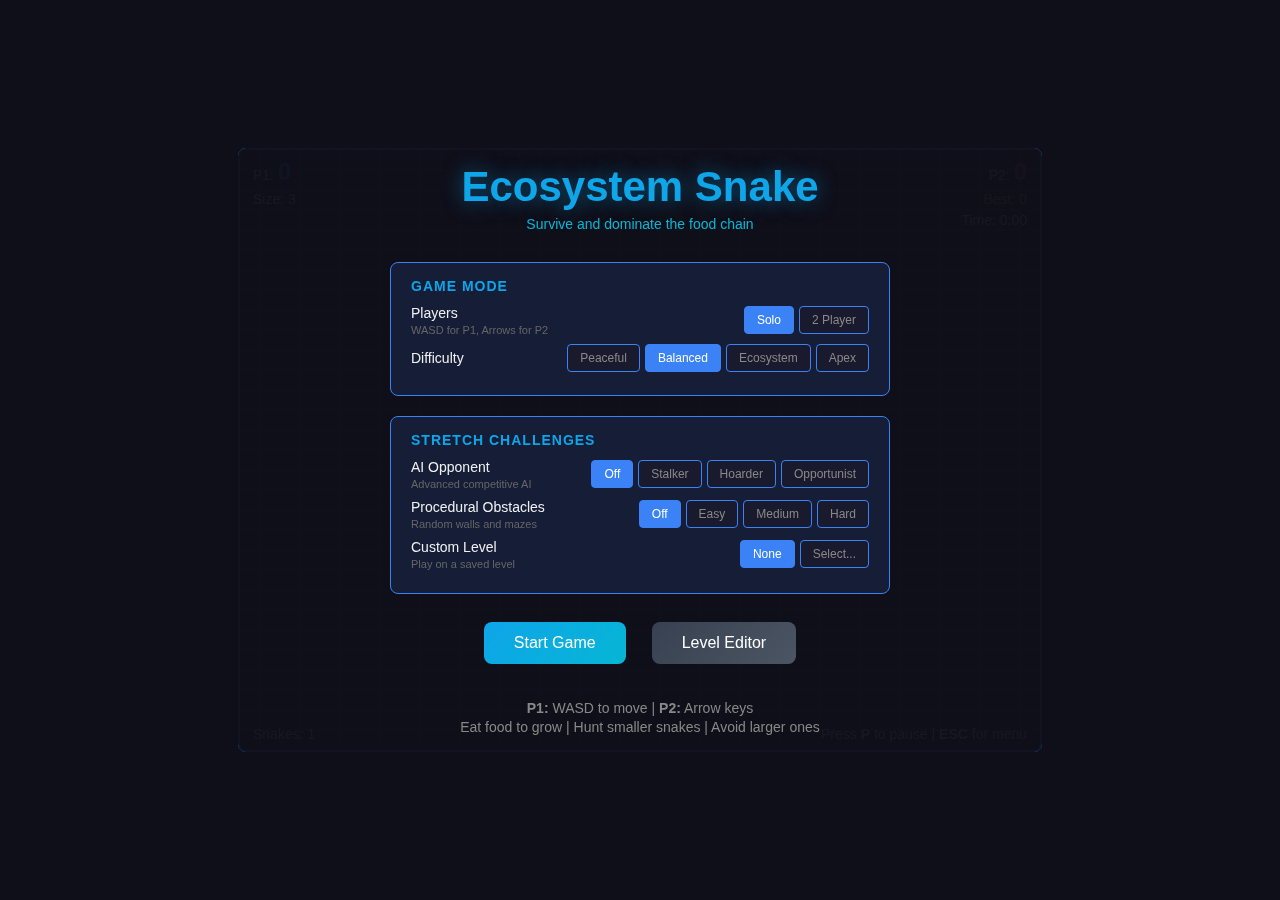
<file: Ecosystem-Snake/index.html>
<!DOCTYPE html>
<html lang="en">
<head>
    <meta charset="UTF-8">
    <meta name="viewport" content="width=device-width, initial-scale=1.0">
    <title>Ecosystem Snake</title>
    <style>
        * {
            margin: 0;
            padding: 0;
            box-sizing: border-box;
        }

        body {
            background: #0f0f1a;
            min-height: 100vh;
            display: flex;
            justify-content: center;
            align-items: center;
            font-family: 'Segoe UI', Tahoma, Geneva, Verdana, sans-serif;
            overflow: hidden;
        }

        #gameContainer {
            position: relative;
        }

        #gameCanvas {
            background: #1a1a2e;
            border: 2px solid #3b82f6;
            border-radius: 8px;
            display: block;
        }

        #hud {
            position: absolute;
            top: 0;
            left: 0;
            right: 0;
            padding: 10px 15px;
            display: flex;
            justify-content: space-between;
            color: #f0f0f0;
            font-size: 14px;
            pointer-events: none;
        }

        #hud .left, #hud .right {
            display: flex;
            flex-direction: column;
            gap: 5px;
        }

        #hud .right {
            text-align: right;
        }

        #hud .score {
            font-size: 24px;
            font-weight: bold;
        }

        .p1-color { color: #0ea5e9; }
        .p2-color { color: #ef4444; }
        .gold-color { color: #fbbf24; }

        #bottomHud {
            position: absolute;
            bottom: 0;
            left: 0;
            right: 0;
            padding: 10px 15px;
            display: flex;
            justify-content: space-between;
            color: #f0f0f0;
            font-size: 14px;
            pointer-events: none;
        }

        .overlay {
            position: absolute;
            top: 0;
            left: 0;
            right: 0;
            bottom: 0;
            background: rgba(15, 15, 26, 0.97);
            display: flex;
            flex-direction: column;
            justify-content: center;
            align-items: center;
            border-radius: 8px;
            overflow-y: auto;
            padding: 20px;
        }

        .overlay.hidden {
            display: none;
        }

        .overlay h1 {
            color: #0ea5e9;
            font-size: 42px;
            margin-bottom: 5px;
            text-shadow: 0 0 20px rgba(14, 165, 233, 0.5);
        }

        .overlay h2 {
            color: #f0f0f0;
            font-size: 24px;
            margin-bottom: 20px;
        }

        .overlay p {
            color: #888;
            margin-bottom: 8px;
            font-size: 14px;
        }

        .overlay .subtitle {
            color: #06b6d4;
            font-size: 14px;
            margin-bottom: 20px;
        }

        .menu-btn {
            background: linear-gradient(135deg, #0ea5e9, #06b6d4);
            color: white;
            border: none;
            padding: 12px 30px;
            font-size: 16px;
            border-radius: 8px;
            cursor: pointer;
            margin: 8px;
            transition: transform 0.2s, box-shadow 0.2s;
        }

        .menu-btn:hover {
            transform: scale(1.05);
            box-shadow: 0 0 20px rgba(14, 165, 233, 0.5);
        }

        .menu-btn.secondary {
            background: linear-gradient(135deg, #374151, #4b5563);
        }

        .menu-btn.small {
            padding: 8px 16px;
            font-size: 12px;
        }

        .menu-btn.danger {
            background: linear-gradient(135deg, #dc2626, #ef4444);
        }

        .settings-section {
            background: rgba(22, 33, 62, 0.8);
            border: 1px solid #3b82f6;
            border-radius: 8px;
            padding: 15px 20px;
            margin: 10px 0;
            width: 100%;
            max-width: 500px;
        }

        .settings-section h3 {
            color: #0ea5e9;
            font-size: 14px;
            margin-bottom: 10px;
            text-transform: uppercase;
            letter-spacing: 1px;
        }

        .setting-row {
            display: flex;
            justify-content: space-between;
            align-items: center;
            margin: 8px 0;
        }

        .setting-row label {
            color: #f0f0f0;
            font-size: 14px;
        }

        .setting-row .hint {
            color: #666;
            font-size: 11px;
            margin-top: 2px;
        }

        .toggle-group {
            display: flex;
            gap: 5px;
        }

        .toggle-btn {
            background: #1a1a2e;
            color: #888;
            border: 1px solid #3b82f6;
            padding: 6px 12px;
            font-size: 12px;
            border-radius: 4px;
            cursor: pointer;
            transition: all 0.2s;
        }

        .toggle-btn:hover {
            background: #16213e;
        }

        .toggle-btn.active {
            background: #3b82f6;
            color: white;
        }

        .controls-info {
            color: #666;
            font-size: 11px;
            margin-top: 15px;
            text-align: center;
        }

        .controls-info p {
            margin: 3px 0;
        }

        .stats {
            color: #888;
            font-size: 14px;
            margin: 15px 0;
            text-align: center;
        }

        .stats span {
            color: #0ea5e9;
            font-weight: bold;
        }

        .final-score {
            font-size: 48px;
            color: #fbbf24;
            font-weight: bold;
            text-shadow: 0 0 30px rgba(251, 191, 36, 0.5);
        }

        .winner-text {
            font-size: 24px;
            margin-bottom: 10px;
        }

        /* Level Editor Styles */
        .editor-toolbar {
            display: flex;
            gap: 10px;
            margin: 10px 0;
            flex-wrap: wrap;
            justify-content: center;
        }

        .tool-btn {
            background: #16213e;
            color: #f0f0f0;
            border: 2px solid #3b82f6;
            padding: 8px 14px;
            font-size: 12px;
            border-radius: 4px;
            cursor: pointer;
            transition: all 0.2s;
        }

        .tool-btn:hover, .tool-btn.active {
            background: #3b82f6;
        }

        .editor-info {
            color: #888;
            font-size: 12px;
            margin: 10px 0;
        }

        .level-list {
            max-height: 150px;
            overflow-y: auto;
            background: #1a1a2e;
            border: 1px solid #3b82f6;
            border-radius: 4px;
            padding: 5px;
            margin: 10px 0;
            width: 100%;
        }

        .level-item {
            display: flex;
            justify-content: space-between;
            align-items: center;
            padding: 8px;
            border-bottom: 1px solid #16213e;
            color: #f0f0f0;
            font-size: 12px;
        }

        .level-item:last-child {
            border-bottom: none;
        }

        .level-item button {
            margin-left: 5px;
        }

        .share-code {
            background: #1a1a2e;
            border: 1px solid #3b82f6;
            border-radius: 4px;
            padding: 8px;
            color: #0ea5e9;
            font-family: monospace;
            font-size: 10px;
            width: 100%;
            margin: 5px 0;
            word-break: break-all;
        }

        input[type="text"] {
            background: #1a1a2e;
            border: 1px solid #3b82f6;
            border-radius: 4px;
            padding: 8px;
            color: #f0f0f0;
            font-size: 12px;
            width: 100%;
            margin: 5px 0;
        }

        .button-row {
            display: flex;
            gap: 10px;
            margin: 10px 0;
            flex-wrap: wrap;
            justify-content: center;
        }
    </style>
</head>
<body>
    <div id="gameContainer">
        <canvas id="gameCanvas" width="800" height="600"></canvas>

        <div id="hud" class="hidden">
            <div class="left">
                <div id="p1Score">P1: <span class="score p1-color">0</span></div>
                <div id="p1Size">Size: <span>3</span></div>
            </div>
            <div class="right">
                <div id="p2ScoreContainer" class="hidden">P2: <span class="score p2-color">0</span></div>
                <div class="gold-color">Best: <span id="highScoreDisplay">0</span></div>
                <div>Time: <span id="timeDisplay">0:00</span></div>
            </div>
        </div>

        <div id="bottomHud" class="hidden">
            <div>Snakes: <span id="snakeCount">1</span></div>
            <div>Press <strong>P</strong> to pause | <strong>ESC</strong> for menu</div>
        </div>

        <!-- Start Menu -->
        <div class="overlay" id="startMenu">
            <h1>Ecosystem Snake</h1>
            <p class="subtitle">Survive and dominate the food chain</p>

            <div class="settings-section">
                <h3>Game Mode</h3>
                <div class="setting-row">
                    <div>
                        <label>Players</label>
                        <div class="hint">WASD for P1, Arrows for P2</div>
                    </div>
                    <div class="toggle-group">
                        <button class="toggle-btn active" data-setting="players" data-value="1">Solo</button>
                        <button class="toggle-btn" data-setting="players" data-value="2">2 Player</button>
                    </div>
                </div>
                <div class="setting-row">
                    <div>
                        <label>Difficulty</label>
                    </div>
                    <div class="toggle-group">
                        <button class="toggle-btn" data-setting="difficulty" data-value="peaceful">Peaceful</button>
                        <button class="toggle-btn active" data-setting="difficulty" data-value="balanced">Balanced</button>
                        <button class="toggle-btn" data-setting="difficulty" data-value="ecosystem">Ecosystem</button>
                        <button class="toggle-btn" data-setting="difficulty" data-value="apex">Apex</button>
                    </div>
                </div>
            </div>

            <div class="settings-section">
                <h3>Stretch Challenges</h3>
                <div class="setting-row">
                    <div>
                        <label>AI Opponent</label>
                        <div class="hint">Advanced competitive AI</div>
                    </div>
                    <div class="toggle-group">
                        <button class="toggle-btn active" data-setting="aiOpponent" data-value="off">Off</button>
                        <button class="toggle-btn" data-setting="aiOpponent" data-value="stalker">Stalker</button>
                        <button class="toggle-btn" data-setting="aiOpponent" data-value="hoarder">Hoarder</button>
                        <button class="toggle-btn" data-setting="aiOpponent" data-value="opportunist">Opportunist</button>
                    </div>
                </div>
                <div class="setting-row">
                    <div>
                        <label>Procedural Obstacles</label>
                        <div class="hint">Random walls and mazes</div>
                    </div>
                    <div class="toggle-group">
                        <button class="toggle-btn active" data-setting="obstacles" data-value="off">Off</button>
                        <button class="toggle-btn" data-setting="obstacles" data-value="easy">Easy</button>
                        <button class="toggle-btn" data-setting="obstacles" data-value="medium">Medium</button>
                        <button class="toggle-btn" data-setting="obstacles" data-value="hard">Hard</button>
                    </div>
                </div>
                <div class="setting-row">
                    <div>
                        <label>Custom Level</label>
                        <div class="hint">Play on a saved level</div>
                    </div>
                    <div class="toggle-group">
                        <button class="toggle-btn active" data-setting="customLevel" data-value="none">None</button>
                        <button class="toggle-btn" data-setting="customLevel" data-value="select">Select...</button>
                    </div>
                </div>
            </div>

            <div class="button-row">
                <button class="menu-btn" id="startBtn">Start Game</button>
                <button class="menu-btn secondary" id="editorBtn">Level Editor</button>
            </div>

            <div class="controls-info">
                <p><strong>P1:</strong> WASD to move | <strong>P2:</strong> Arrow keys</p>
                <p>Eat food to grow | Hunt smaller snakes | Avoid larger ones</p>
            </div>
        </div>

        <!-- Level Select -->
        <div class="overlay hidden" id="levelSelectMenu">
            <h2>Select Custom Level</h2>
            <div class="level-list" id="levelList"></div>
            <input type="text" id="importCode" placeholder="Paste share code here...">
            <div class="button-row">
                <button class="menu-btn small" id="importLevelBtn">Import Code</button>
                <button class="menu-btn small secondary" id="cancelSelectBtn">Cancel</button>
            </div>
        </div>

        <!-- Level Editor -->
        <div class="overlay hidden" id="editorMenu">
            <h2>Level Editor</h2>
            <div class="editor-toolbar">
                <button class="tool-btn active" data-tool="draw">Draw</button>
                <button class="tool-btn" data-tool="erase">Erase</button>
                <button class="tool-btn" data-tool="box">Box</button>
                <button class="tool-btn" data-tool="line-h">H-Wall</button>
                <button class="tool-btn" data-tool="line-v">V-Wall</button>
            </div>
            <div class="editor-info">
                Click and drag on the grid to place obstacles. <span id="obstacleCount">0</span> obstacles placed.
            </div>
            <div class="button-row">
                <button class="menu-btn small" id="testLevelBtn">Test Level</button>
                <button class="menu-btn small" id="clearLevelBtn">Clear All</button>
            </div>
            <input type="text" id="levelName" placeholder="Level name...">
            <div class="button-row">
                <button class="menu-btn small" id="saveLevelBtn">Save Level</button>
                <button class="menu-btn small" id="loadLevelBtn">Load Level</button>
                <button class="menu-btn small" id="shareLevelBtn">Get Share Code</button>
            </div>
            <div class="share-code hidden" id="shareCode"></div>
            <div class="button-row">
                <button class="menu-btn secondary" id="exitEditorBtn">Back to Menu</button>
            </div>
        </div>

        <!-- Load Level Menu -->
        <div class="overlay hidden" id="loadLevelMenu">
            <h2>Load Level</h2>
            <div class="level-list" id="editorLevelList"></div>
            <div class="button-row">
                <button class="menu-btn secondary" id="cancelLoadBtn">Cancel</button>
            </div>
        </div>

        <!-- Pause Menu -->
        <div class="overlay hidden" id="pauseMenu">
            <h2>Paused</h2>
            <button class="menu-btn" id="resumeBtn">Resume</button>
            <button class="menu-btn secondary" id="restartBtn">Restart</button>
            <button class="menu-btn secondary" id="mainMenuBtn">Main Menu</button>
        </div>

        <!-- Game Over -->
        <div class="overlay hidden" id="gameOverMenu">
            <h2>Game Over</h2>
            <div class="winner-text" id="winnerText"></div>
            <div class="final-score" id="finalScore">0</div>
            <div class="stats">
                <p>Time Survived: <span id="finalTime">0:00</span></p>
                <p>Max Size: <span id="finalSize">0</span></p>
                <p>Snakes Eaten: <span id="snakesEaten">0</span></p>
                <p>Food Collected: <span id="foodCollected">0</span></p>
            </div>
            <button class="menu-btn" id="playAgainBtn">Play Again</button>
            <button class="menu-btn secondary" id="gameOverMenuBtn">Main Menu</button>
        </div>
    </div>

    <script>
        // ============================================
        // CONSTANTS
        // ============================================
        const GRID_WIDTH = 40;
        const GRID_HEIGHT = 30;
        const CELL_SIZE = 20;
        const CANVAS_WIDTH = 800;
        const CANVAS_HEIGHT = 600;

        const COLORS = {
            background: '#1a1a2e',
            gridLines: '#16213e',
            obstacle: '#2d3748',
            obstacleBorder: '#4a5568',
            player1: { primary: '#0ea5e9', secondary: '#06b6d4', glow: 'rgba(14, 165, 233, 0.3)' },
            player2: { primary: '#ef4444', secondary: '#f87171', glow: 'rgba(239, 68, 68, 0.3)' },
            food: { standard: '#fbbf24', golden: '#f59e0b', glow: 'rgba(251, 191, 36, 0.5)' },
            bossAI: { primary: '#9333ea', secondary: '#a855f7', glow: 'rgba(147, 51, 234, 0.4)' },
            aiColors: [
                { primary: '#22c55e', secondary: '#4ade80' },
                { primary: '#f97316', secondary: '#fb923c' },
                { primary: '#ec4899', secondary: '#f472b6' },
                { primary: '#14b8a6', secondary: '#2dd4bf' },
                { primary: '#8b5cf6', secondary: '#a78bfa' },
                { primary: '#f43f5e', secondary: '#fb7185' }
            ]
        };

        const DIFFICULTY_SETTINGS = {
            peaceful: { aiCount: 2, foodSpawnRate: 1500, aiSpeed: 0.8, foodMax: 15 },
            balanced: { aiCount: 4, foodSpawnRate: 2500, aiSpeed: 1.0, foodMax: 10 },
            ecosystem: { aiCount: 6, foodSpawnRate: 3000, aiSpeed: 1.1, foodMax: 8 },
            apex: { aiCount: 5, foodSpawnRate: 3500, aiSpeed: 1.2, foodMax: 6 }
        };

        // ============================================
        // UTILITY FUNCTIONS
        // ============================================
        function randomInt(min, max) {
            return Math.floor(Math.random() * (max - min + 1)) + min;
        }

        function distance(a, b) {
            return Math.abs(a.x - b.x) + Math.abs(a.y - b.y);
        }

        function randomPosition(avoid = [], obstacles = []) {
            let pos;
            let attempts = 0;
            do {
                pos = { x: randomInt(2, GRID_WIDTH - 3), y: randomInt(2, GRID_HEIGHT - 3) };
                attempts++;
            } while (
                (avoid.some(p => p.x === pos.x && p.y === pos.y) ||
                 obstacles.some(o => pos.x >= o.x && pos.x < o.x + o.width &&
                                    pos.y >= o.y && pos.y < o.y + o.height)) &&
                attempts < 100
            );
            return pos;
        }

        // ============================================
        // OBSTACLE CLASS
        // ============================================
        class Obstacle {
            constructor(x, y, width = 1, height = 1) {
                this.x = x;
                this.y = y;
                this.width = width;
                this.height = height;
            }

            contains(pos) {
                return pos.x >= this.x && pos.x < this.x + this.width &&
                       pos.y >= this.y && pos.y < this.y + this.height;
            }

            draw(ctx) {
                ctx.fillStyle = COLORS.obstacle;
                ctx.strokeStyle = COLORS.obstacleBorder;
                ctx.lineWidth = 2;

                const x = this.x * CELL_SIZE;
                const y = this.y * CELL_SIZE;
                const w = this.width * CELL_SIZE;
                const h = this.height * CELL_SIZE;

                ctx.beginPath();
                ctx.roundRect(x + 2, y + 2, w - 4, h - 4, 4);
                ctx.fill();
                ctx.stroke();
            }
        }

        // ============================================
        // LEVEL GENERATOR
        // ============================================
        class LevelGenerator {
            static generate(difficulty) {
                const obstacles = [];
                let count, patterns;

                switch(difficulty) {
                    case 'easy':
                        count = randomInt(5, 10);
                        patterns = ['scattered'];
                        break;
                    case 'medium':
                        count = randomInt(12, 20);
                        patterns = ['scattered', 'walls', 'boxes'];
                        break;
                    case 'hard':
                        count = randomInt(25, 35);
                        patterns = ['scattered', 'walls', 'boxes', 'maze'];
                        break;
                    default:
                        return [];
                }

                const pattern = patterns[randomInt(0, patterns.length - 1)];

                switch(pattern) {
                    case 'scattered':
                        this.addScattered(obstacles, count);
                        break;
                    case 'walls':
                        this.addWalls(obstacles, Math.floor(count / 3));
                        this.addScattered(obstacles, Math.floor(count / 2));
                        break;
                    case 'boxes':
                        this.addBoxes(obstacles, Math.floor(count / 4));
                        this.addScattered(obstacles, Math.floor(count / 2));
                        break;
                    case 'maze':
                        this.addMaze(obstacles);
                        break;
                }

                // Ensure spawn areas are clear
                return obstacles.filter(o => {
                    // Clear corners for spawns
                    const corners = [
                        { x: 5, y: 5 }, { x: GRID_WIDTH - 6, y: 5 },
                        { x: 5, y: GRID_HEIGHT - 6 }, { x: GRID_WIDTH - 6, y: GRID_HEIGHT - 6 }
                    ];
                    return !corners.some(c =>
                        Math.abs(o.x - c.x) < 5 && Math.abs(o.y - c.y) < 5
                    );
                });
            }

            static addScattered(obstacles, count) {
                for (let i = 0; i < count; i++) {
                    const x = randomInt(3, GRID_WIDTH - 4);
                    const y = randomInt(3, GRID_HEIGHT - 4);
                    obstacles.push(new Obstacle(x, y, 1, 1));
                }
            }

            static addWalls(obstacles, count) {
                for (let i = 0; i < count; i++) {
                    const horizontal = Math.random() > 0.5;
                    const length = randomInt(3, 7);
                    if (horizontal) {
                        const x = randomInt(3, GRID_WIDTH - length - 3);
                        const y = randomInt(3, GRID_HEIGHT - 4);
                        obstacles.push(new Obstacle(x, y, length, 1));
                    } else {
                        const x = randomInt(3, GRID_WIDTH - 4);
                        const y = randomInt(3, GRID_HEIGHT - length - 3);
                        obstacles.push(new Obstacle(x, y, 1, length));
                    }
                }
            }

            static addBoxes(obstacles, count) {
                for (let i = 0; i < count; i++) {
                    const size = randomInt(2, 3);
                    const x = randomInt(3, GRID_WIDTH - size - 3);
                    const y = randomInt(3, GRID_HEIGHT - size - 3);
                    obstacles.push(new Obstacle(x, y, size, size));
                }
            }

            static addMaze(obstacles) {
                // Create corridors
                const corridorY1 = Math.floor(GRID_HEIGHT / 3);
                const corridorY2 = Math.floor(GRID_HEIGHT * 2 / 3);

                // Horizontal walls with gaps
                for (let x = 5; x < GRID_WIDTH - 5; x++) {
                    if (x % 8 < 5) {
                        obstacles.push(new Obstacle(x, corridorY1, 1, 1));
                    }
                    if ((x + 4) % 8 < 5) {
                        obstacles.push(new Obstacle(x, corridorY2, 1, 1));
                    }
                }

                // Vertical connectors
                const connectorX1 = Math.floor(GRID_WIDTH / 3);
                const connectorX2 = Math.floor(GRID_WIDTH * 2 / 3);

                for (let y = corridorY1 + 1; y < corridorY2; y++) {
                    if (y % 4 !== 0) {
                        obstacles.push(new Obstacle(connectorX1, y, 1, 1));
                    }
                    if ((y + 2) % 4 !== 0) {
                        obstacles.push(new Obstacle(connectorX2, y, 1, 1));
                    }
                }
            }
        }

        // ============================================
        // SNAKE CLASS
        // ============================================
        class Snake {
            constructor(x, y, isPlayer = false, colorSet = null, playerNum = 1) {
                this.body = [{ x, y }];
                this.direction = { x: playerNum === 1 ? 1 : -1, y: 0 };
                this.nextDirection = { ...this.direction };
                this.isPlayer = isPlayer;
                this.playerNum = playerNum;
                this.alive = true;
                this.growQueue = 2;
                this.colors = colorSet || COLORS.player1;
                this.moveTimer = 0;
                this.baseSpeed = isPlayer ? 8 : 7;
                this.eyeDirection = { ...this.direction };
                this.score = 0;
                this.respawnTimer = 0;
                this.spawnTime = 0; // Track time since spawn for indicator
            }

            get head() {
                return this.body[0];
            }

            get length() {
                return this.body.length;
            }

            get speed() {
                const sizePenalty = Math.floor(this.length / 15) * 0.5;
                return Math.max(this.baseSpeed - sizePenalty, 4);
            }

            setDirection(dir) {
                if (dir.x !== -this.direction.x || dir.y !== -this.direction.y) {
                    if (dir.x !== 0 || dir.y !== 0) {
                        this.nextDirection = { ...dir };
                    }
                }
            }

            update(deltaTime, gameSpeed = 1) {
                if (!this.alive) return;

                this.spawnTime += deltaTime;
                this.moveTimer += deltaTime * this.speed * gameSpeed;

                if (this.moveTimer >= 1) {
                    this.moveTimer = 0;
                    this.move();
                }
            }

            move() {
                this.direction = { ...this.nextDirection };
                this.eyeDirection = { ...this.direction };

                const newHead = {
                    x: this.head.x + this.direction.x,
                    y: this.head.y + this.direction.y
                };

                this.body.unshift(newHead);

                if (this.growQueue > 0) {
                    this.growQueue--;
                } else {
                    this.body.pop();
                }
            }

            grow(segments = 1) {
                this.growQueue += segments;
            }

            checkWallCollision() {
                return this.head.x < 0 || this.head.x >= GRID_WIDTH ||
                       this.head.y < 0 || this.head.y >= GRID_HEIGHT;
            }

            checkSelfCollision() {
                return this.body.slice(1).some(seg =>
                    seg.x === this.head.x && seg.y === this.head.y
                );
            }

            checkObstacleCollision(obstacles) {
                return obstacles.some(o => o.contains(this.head));
            }

            occupies(pos) {
                return this.body.some(seg => seg.x === pos.x && seg.y === pos.y);
            }

            draw(ctx) {
                if (!this.alive) return;

                const gradient = this.colors.primary;
                const secondary = this.colors.secondary;
                const headX = this.head.x * CELL_SIZE + CELL_SIZE / 2;
                const headY = this.head.y * CELL_SIZE + CELL_SIZE / 2;

                // Draw spawn indicator for players (pulsing ring for first 5 seconds)
                if (this.isPlayer && this.spawnTime < 5) {
                    const alpha = Math.max(0, 1 - this.spawnTime / 5);
                    const pulse = 1 + Math.sin(this.spawnTime * 6) * 0.3;
                    const ringSize = 25 * pulse;

                    ctx.strokeStyle = this.playerNum === 1
                        ? `rgba(14, 165, 233, ${alpha})`
                        : `rgba(239, 68, 68, ${alpha})`;
                    ctx.lineWidth = 3;
                    ctx.beginPath();
                    ctx.arc(headX, headY, ringSize, 0, Math.PI * 2);
                    ctx.stroke();
                }

                if (this.colors.glow) {
                    ctx.shadowColor = this.colors.glow;
                    ctx.shadowBlur = this.isPlayer ? 20 : 15;
                }

                this.body.forEach((seg, i) => {
                    const isHead = i === 0;
                    const size = isHead ? CELL_SIZE - 2 : CELL_SIZE - 4;
                    const offset = isHead ? 1 : 2;

                    const t = i / this.body.length;
                    ctx.fillStyle = isHead ? gradient : this.lerpColor(gradient, secondary, t * 0.5);

                    const x = seg.x * CELL_SIZE + offset;
                    const y = seg.y * CELL_SIZE + offset;
                    const radius = isHead ? 6 : 4;

                    ctx.beginPath();
                    ctx.roundRect(x, y, size, size, radius);
                    ctx.fill();

                    if (isHead) {
                        ctx.shadowBlur = 0;
                        this.drawEyes(ctx, seg);
                    }
                });

                ctx.shadowBlur = 0;

                // Draw player label above head
                if (this.isPlayer) {
                    const label = this.playerNum === 1 ? 'P1' : 'P2';
                    const labelY = headY - 18;

                    ctx.font = 'bold 12px Arial';
                    ctx.textAlign = 'center';
                    ctx.textBaseline = 'middle';

                    // Label background
                    ctx.fillStyle = this.playerNum === 1 ? '#0ea5e9' : '#ef4444';
                    ctx.beginPath();
                    ctx.roundRect(headX - 12, labelY - 8, 24, 16, 4);
                    ctx.fill();

                    // Label text
                    ctx.fillStyle = '#fff';
                    ctx.fillText(label, headX, labelY);
                }
            }

            drawEyes(ctx, head) {
                const centerX = head.x * CELL_SIZE + CELL_SIZE / 2;
                const centerY = head.y * CELL_SIZE + CELL_SIZE / 2;

                const eyeOffset = 4;
                const eyeSize = 3;
                const pupilSize = 1.5;

                let eye1, eye2;

                if (this.eyeDirection.x !== 0) {
                    eye1 = { x: centerX + this.eyeDirection.x * 3, y: centerY - eyeOffset };
                    eye2 = { x: centerX + this.eyeDirection.x * 3, y: centerY + eyeOffset };
                } else {
                    eye1 = { x: centerX - eyeOffset, y: centerY + this.eyeDirection.y * 3 };
                    eye2 = { x: centerX + eyeOffset, y: centerY + this.eyeDirection.y * 3 };
                }

                [eye1, eye2].forEach(eye => {
                    ctx.fillStyle = '#fff';
                    ctx.beginPath();
                    ctx.arc(eye.x, eye.y, eyeSize, 0, Math.PI * 2);
                    ctx.fill();

                    ctx.fillStyle = '#000';
                    ctx.beginPath();
                    ctx.arc(eye.x + this.eyeDirection.x, eye.y + this.eyeDirection.y, pupilSize, 0, Math.PI * 2);
                    ctx.fill();
                });
            }

            lerpColor(color1, color2, t) {
                const c1 = this.hexToRgb(color1);
                const c2 = this.hexToRgb(color2);
                const r = Math.round(c1.r + (c2.r - c1.r) * t);
                const g = Math.round(c1.g + (c2.g - c1.g) * t);
                const b = Math.round(c1.b + (c2.b - c1.b) * t);
                return `rgb(${r},${g},${b})`;
            }

            hexToRgb(hex) {
                const result = /^#?([a-f\d]{2})([a-f\d]{2})([a-f\d]{2})$/i.exec(hex);
                return result ? {
                    r: parseInt(result[1], 16),
                    g: parseInt(result[2], 16),
                    b: parseInt(result[3], 16)
                } : { r: 0, g: 0, b: 0 };
            }
        }

        // ============================================
        // AI CONTROLLER (Basic)
        // ============================================
        class AIController {
            constructor(snake, personality = 'balanced') {
                this.snake = snake;
                this.personality = personality;
                this.state = 'seeking';
                this.target = null;
                this.decisionTimer = 0;
                this.decisionInterval = 0.2;
            }

            update(deltaTime, gameState) {
                this.decisionTimer += deltaTime;

                if (this.decisionTimer >= this.decisionInterval) {
                    this.decisionTimer = 0;
                    this.makeDecision(gameState);
                }
            }

            makeDecision(gameState) {
                const { players, aiSnakes, food, obstacles } = gameState;
                const allSnakes = [...players.filter(p => p && p.alive), ...aiSnakes];

                const threats = this.detectThreats(allSnakes);
                const prey = this.detectPrey(allSnakes);
                const nearestFood = this.findNearestFood(food);

                if (threats.length > 0 && this.personality !== 'aggressive') {
                    this.state = 'fleeing';
                    this.fleeFrom(threats[0], obstacles);
                } else if (prey.length > 0 && this.shouldHunt()) {
                    this.state = 'hunting';
                    this.huntTarget(prey[0], obstacles);
                } else if (nearestFood) {
                    this.state = 'seeking';
                    this.seekTarget(nearestFood, obstacles);
                } else {
                    this.state = 'wandering';
                    this.wander(obstacles);
                }
            }

            detectThreats(snakes) {
                const mySize = this.snake.length;
                return snakes.filter(s =>
                    s && s.alive && s !== this.snake &&
                    s.length > mySize * 1.3 &&
                    distance(this.snake.head, s.head) < 10
                ).sort((a, b) =>
                    distance(this.snake.head, a.head) - distance(this.snake.head, b.head)
                );
            }

            detectPrey(snakes) {
                const mySize = this.snake.length;
                return snakes.filter(s =>
                    s && s.alive && s !== this.snake &&
                    mySize > s.length * 1.3 &&
                    distance(this.snake.head, s.head) < 12
                ).sort((a, b) =>
                    distance(this.snake.head, a.head) - distance(this.snake.head, b.head)
                );
            }

            shouldHunt() {
                if (this.personality === 'timid') return this.snake.length > 15;
                if (this.personality === 'aggressive') return true;
                return this.snake.length > 8;
            }

            findNearestFood(foodItems) {
                if (foodItems.length === 0) return null;
                return foodItems.reduce((nearest, f) => {
                    const d = distance(this.snake.head, f.position);
                    return d < distance(this.snake.head, nearest.position) ? f : nearest;
                }, foodItems[0]);
            }

            seekTarget(target, obstacles = []) {
                const pos = target.position || target.head;
                this.moveToward(pos, obstacles);
            }

            huntTarget(prey, obstacles = []) {
                this.moveToward(prey.head, obstacles);
            }

            fleeFrom(threat, obstacles = []) {
                const dx = this.snake.head.x - threat.head.x;
                const dy = this.snake.head.y - threat.head.y;

                const fleeTarget = {
                    x: this.snake.head.x + Math.sign(dx) * 5,
                    y: this.snake.head.y + Math.sign(dy) * 5
                };

                this.moveToward(fleeTarget, obstacles, true);
            }

            wander(obstacles = []) {
                if (Math.random() < 0.1) {
                    const directions = [
                        { x: 1, y: 0 }, { x: -1, y: 0 },
                        { x: 0, y: 1 }, { x: 0, y: -1 }
                    ];
                    const valid = directions.filter(d =>
                        d.x !== -this.snake.direction.x || d.y !== -this.snake.direction.y
                    );
                    const safeMoves = valid.filter(d => {
                        const nextPos = { x: this.snake.head.x + d.x, y: this.snake.head.y + d.y };
                        return !this.isDangerous(nextPos, obstacles);
                    });
                    if (safeMoves.length > 0) {
                        const dir = safeMoves[randomInt(0, safeMoves.length - 1)];
                        this.snake.setDirection(dir);
                    }
                }
            }

            moveToward(target, obstacles = [], fleeing = false) {
                const head = this.snake.head;
                const dx = target.x - head.x;
                const dy = target.y - head.y;

                const possibleMoves = [];

                if (dx > 0) possibleMoves.push({ x: 1, y: 0, priority: Math.abs(dx) });
                if (dx < 0) possibleMoves.push({ x: -1, y: 0, priority: Math.abs(dx) });
                if (dy > 0) possibleMoves.push({ x: 0, y: 1, priority: Math.abs(dy) });
                if (dy < 0) possibleMoves.push({ x: 0, y: -1, priority: Math.abs(dy) });

                possibleMoves.sort((a, b) => b.priority - a.priority);

                const safeMoves = possibleMoves.filter(move => {
                    if (move.x === -this.snake.direction.x && move.y === -this.snake.direction.y) {
                        return false;
                    }
                    const nextPos = { x: head.x + move.x, y: head.y + move.y };
                    return !this.isDangerous(nextPos, obstacles);
                });

                if (safeMoves.length > 0) {
                    this.snake.setDirection(safeMoves[0]);
                } else {
                    const allDirs = [
                        { x: 1, y: 0 }, { x: -1, y: 0 },
                        { x: 0, y: 1 }, { x: 0, y: -1 }
                    ];
                    const emergency = allDirs.find(d => {
                        if (d.x === -this.snake.direction.x && d.y === -this.snake.direction.y) return false;
                        const nextPos = { x: head.x + d.x, y: head.y + d.y };
                        return !this.isDangerous(nextPos, obstacles);
                    });
                    if (emergency) this.snake.setDirection(emergency);
                }
            }

            isDangerous(pos, obstacles = []) {
                if (pos.x < 0 || pos.x >= GRID_WIDTH || pos.y < 0 || pos.y >= GRID_HEIGHT) {
                    return true;
                }
                if (this.snake.body.some(seg => seg.x === pos.x && seg.y === pos.y)) {
                    return true;
                }
                if (obstacles.some(o => o.contains(pos))) {
                    return true;
                }
                return false;
            }
        }

        // ============================================
        // ADVANCED AI OPPONENT
        // ============================================
        class AdvancedAIController extends AIController {
            constructor(snake, personality = 'stalker', targetPlayer = null) {
                super(snake, personality);
                this.targetPlayer = targetPlayer;
                this.memory = { dangerZones: [], playerPatterns: [] };
                this.planAhead = 3;
                this.reactionDelay = 0.05;
                this.mistakeChance = 0.03;
            }

            makeDecision(gameState) {
                // Small chance of suboptimal move
                if (Math.random() < this.mistakeChance) {
                    this.wander(gameState.obstacles);
                    return;
                }

                const { players, aiSnakes, food, obstacles } = gameState;
                const allSnakes = [...players.filter(p => p && p.alive), ...aiSnakes];
                const threats = this.detectThreats(allSnakes);

                switch(this.personality) {
                    case 'stalker':
                        this.stalkerBehavior(gameState, threats);
                        break;
                    case 'hoarder':
                        this.hoarderBehavior(gameState, threats);
                        break;
                    case 'opportunist':
                        this.opportunistBehavior(gameState, threats);
                        break;
                    default:
                        super.makeDecision(gameState);
                }
            }

            stalkerBehavior(gameState, threats) {
                const { players, obstacles } = gameState;
                const target = this.targetPlayer || players.find(p => p && p.alive);

                if (threats.length > 0 && threats[0].length > this.snake.length * 1.5) {
                    this.fleeFrom(threats[0], obstacles);
                    return;
                }

                if (target && target.alive) {
                    // Predict player position
                    const predictedPos = this.predictPosition(target, 3);

                    // Try to cut off escape routes
                    if (this.snake.length > target.length * 1.3) {
                        this.interceptTarget(target, obstacles);
                    } else {
                        // Keep distance while growing
                        const dist = distance(this.snake.head, target.head);
                        if (dist < 5) {
                            this.fleeFrom(target, obstacles);
                        } else {
                            const nearestFood = this.findNearestFood(gameState.food);
                            if (nearestFood) this.seekTarget(nearestFood, obstacles);
                        }
                    }
                } else {
                    const nearestFood = this.findNearestFood(gameState.food);
                    if (nearestFood) this.seekTarget(nearestFood, obstacles);
                }
            }

            hoarderBehavior(gameState, threats) {
                const { food, obstacles } = gameState;

                if (threats.length > 0) {
                    this.fleeFrom(threats[0], obstacles);
                    return;
                }

                // Find food cluster
                const foodCluster = this.findFoodCluster(food);
                if (foodCluster) {
                    this.seekTarget({ position: foodCluster }, obstacles);
                } else {
                    const nearestFood = this.findNearestFood(food);
                    if (nearestFood) this.seekTarget(nearestFood, obstacles);
                }

                // Defend territory if large enough
                if (this.snake.length > 10) {
                    const prey = this.detectPrey([...gameState.players, ...gameState.aiSnakes]);
                    const nearbyPrey = prey.filter(p => distance(this.snake.head, p.head) < 6);
                    if (nearbyPrey.length > 0) {
                        this.huntTarget(nearbyPrey[0], obstacles);
                    }
                }
            }

            opportunistBehavior(gameState, threats) {
                const { players, aiSnakes, food, obstacles } = gameState;
                const allSnakes = [...players.filter(p => p && p.alive), ...aiSnakes];

                if (threats.length > 0) {
                    this.fleeFrom(threats[0], obstacles);
                    return;
                }

                // Look for vulnerable targets
                const vulnerable = allSnakes.filter(s => {
                    if (s === this.snake || !s.alive) return false;
                    if (this.snake.length <= s.length * 1.3) return false;

                    // Check if target is near wall or corner
                    const nearWall = s.head.x < 3 || s.head.x > GRID_WIDTH - 4 ||
                                    s.head.y < 3 || s.head.y > GRID_HEIGHT - 4;
                    return nearWall && distance(this.snake.head, s.head) < 10;
                });

                if (vulnerable.length > 0) {
                    this.huntTarget(vulnerable[0], obstacles);
                    return;
                }

                // Otherwise seek food
                const nearestFood = this.findNearestFood(food);
                if (nearestFood) this.seekTarget(nearestFood, obstacles);
            }

            predictPosition(snake, steps) {
                return {
                    x: snake.head.x + snake.direction.x * steps,
                    y: snake.head.y + snake.direction.y * steps
                };
            }

            interceptTarget(target, obstacles) {
                const predicted = this.predictPosition(target, 4);
                this.moveToward(predicted, obstacles);
            }

            findFoodCluster(food) {
                if (food.length < 3) return null;

                let bestCluster = null;
                let bestScore = 0;

                food.forEach(f => {
                    const nearby = food.filter(other =>
                        distance(f.position, other.position) < 8
                    );
                    if (nearby.length > bestScore) {
                        bestScore = nearby.length;
                        bestCluster = f.position;
                    }
                });

                return bestCluster;
            }
        }

        // ============================================
        // FOOD CLASS
        // ============================================
        class Food {
            constructor(x, y, isGolden = false) {
                this.position = { x, y };
                this.isGolden = isGolden;
                this.value = isGolden ? 5 : 1;
                this.segments = isGolden ? 2 : 1;
                this.pulsePhase = Math.random() * Math.PI * 2;
            }

            update(deltaTime) {
                this.pulsePhase += deltaTime * 3;
            }

            draw(ctx) {
                const x = this.position.x * CELL_SIZE + CELL_SIZE / 2;
                const y = this.position.y * CELL_SIZE + CELL_SIZE / 2;
                const pulse = 1 + Math.sin(this.pulsePhase) * 0.15;
                const baseSize = this.isGolden ? 7 : 5;
                const size = baseSize * pulse;

                ctx.shadowColor = this.isGolden ? COLORS.food.glow : 'rgba(251, 191, 36, 0.3)';
                ctx.shadowBlur = this.isGolden ? 20 : 10;

                ctx.fillStyle = this.isGolden ? COLORS.food.golden : COLORS.food.standard;
                ctx.beginPath();
                ctx.arc(x, y, size, 0, Math.PI * 2);
                ctx.fill();

                ctx.fillStyle = 'rgba(255, 255, 255, 0.4)';
                ctx.beginPath();
                ctx.arc(x - 2, y - 2, size * 0.4, 0, Math.PI * 2);
                ctx.fill();

                ctx.shadowBlur = 0;
            }
        }

        // ============================================
        // LEVEL STORAGE
        // ============================================
        class LevelStorage {
            static save(name, obstacles) {
                const levels = this.getAll();
                levels[name] = obstacles.map(o => ({ x: o.x, y: o.y, w: o.width, h: o.height }));
                localStorage.setItem('ecosystemSnakeLevels', JSON.stringify(levels));
            }

            static load(name) {
                const levels = this.getAll();
                if (!levels[name]) return [];
                return levels[name].map(o => new Obstacle(o.x, o.y, o.w, o.h));
            }

            static getAll() {
                const data = localStorage.getItem('ecosystemSnakeLevels');
                return data ? JSON.parse(data) : {};
            }

            static delete(name) {
                const levels = this.getAll();
                delete levels[name];
                localStorage.setItem('ecosystemSnakeLevels', JSON.stringify(levels));
            }

            static list() {
                return Object.keys(this.getAll());
            }

            static exportCode(obstacles) {
                const data = obstacles.map(o => `${o.x},${o.y},${o.width},${o.height}`).join(';');
                return btoa(data);
            }

            static importCode(code) {
                try {
                    const data = atob(code);
                    return data.split(';').filter(s => s).map(s => {
                        const [x, y, w, h] = s.split(',').map(Number);
                        return new Obstacle(x, y, w, h);
                    });
                } catch (e) {
                    return null;
                }
            }
        }

        // ============================================
        // GAME CLASS
        // ============================================
        class Game {
            constructor() {
                this.canvas = document.getElementById('gameCanvas');
                this.ctx = this.canvas.getContext('2d');

                // Settings
                this.settings = {
                    players: 1,
                    difficulty: 'balanced',
                    aiOpponent: 'off',
                    obstacles: 'off',
                    customLevel: 'none'
                };

                this.state = 'menu';
                this.players = [];
                this.aiSnakes = [];
                this.aiControllers = [];
                this.bossAI = null;
                this.bossController = null;
                this.food = [];
                this.obstacles = [];
                this.highScore = parseInt(localStorage.getItem('ecosystemSnakeHighScore')) || 0;
                this.gameTime = 0;
                this.foodSpawnTimer = 0;
                this.stats = { snakesEaten: 0, foodCollected: 0, maxSize: 3 };
                this.effects = [];
                this.lastTime = 0;

                // Editor state
                this.editorTool = 'draw';
                this.editorObstacles = [];
                this.isDrawing = false;
                this.drawStart = null;

                this.setupUI();
                this.setupInput();
                this.updateHighScoreDisplay();

                requestAnimationFrame((t) => this.gameLoop(t));
            }

            setupUI() {
                // Start menu
                document.getElementById('startBtn').onclick = () => this.startGame();
                document.getElementById('editorBtn').onclick = () => this.openEditor();

                // Settings toggles
                document.querySelectorAll('.toggle-btn').forEach(btn => {
                    btn.onclick = () => {
                        const setting = btn.dataset.setting;
                        const value = btn.dataset.value;

                        if (setting === 'customLevel' && value === 'select') {
                            this.openLevelSelect();
                            return;
                        }

                        document.querySelectorAll(`[data-setting="${setting}"]`).forEach(b =>
                            b.classList.remove('active')
                        );
                        btn.classList.add('active');
                        this.settings[setting] = value;
                    };
                });

                // Level select
                document.getElementById('importLevelBtn').onclick = () => this.importLevel();
                document.getElementById('cancelSelectBtn').onclick = () => this.closeLevelSelect();

                // Editor
                document.querySelectorAll('.tool-btn').forEach(btn => {
                    btn.onclick = () => {
                        document.querySelectorAll('.tool-btn').forEach(b => b.classList.remove('active'));
                        btn.classList.add('active');
                        this.editorTool = btn.dataset.tool;
                    };
                });

                document.getElementById('testLevelBtn').onclick = () => this.testLevel();
                document.getElementById('clearLevelBtn').onclick = () => this.clearEditor();
                document.getElementById('saveLevelBtn').onclick = () => this.saveLevel();
                document.getElementById('loadLevelBtn').onclick = () => this.openLoadLevel();
                document.getElementById('shareLevelBtn').onclick = () => this.shareLevel();
                document.getElementById('exitEditorBtn').onclick = () => this.closeEditor();
                document.getElementById('cancelLoadBtn').onclick = () => this.closeLoadLevel();

                // Pause menu
                document.getElementById('resumeBtn').onclick = () => this.resume();
                document.getElementById('restartBtn').onclick = () => this.startGame();
                document.getElementById('mainMenuBtn').onclick = () => this.showMainMenu();

                // Game over
                document.getElementById('playAgainBtn').onclick = () => this.startGame();
                document.getElementById('gameOverMenuBtn').onclick = () => this.showMainMenu();
            }

            setupInput() {
                document.addEventListener('keydown', (e) => {
                    if (this.state === 'playing') {
                        // Player 1: WASD
                        if (this.players[0] && this.players[0].alive) {
                            switch(e.key.toLowerCase()) {
                                case 'w': this.players[0].setDirection({ x: 0, y: -1 }); e.preventDefault(); break;
                                case 's': this.players[0].setDirection({ x: 0, y: 1 }); e.preventDefault(); break;
                                case 'a': this.players[0].setDirection({ x: -1, y: 0 }); e.preventDefault(); break;
                                case 'd': this.players[0].setDirection({ x: 1, y: 0 }); e.preventDefault(); break;
                            }
                        }

                        // Player 2: Arrows
                        if (this.players[1] && this.players[1].alive) {
                            switch(e.key) {
                                case 'ArrowUp': this.players[1].setDirection({ x: 0, y: -1 }); e.preventDefault(); break;
                                case 'ArrowDown': this.players[1].setDirection({ x: 0, y: 1 }); e.preventDefault(); break;
                                case 'ArrowLeft': this.players[1].setDirection({ x: -1, y: 0 }); e.preventDefault(); break;
                                case 'ArrowRight': this.players[1].setDirection({ x: 1, y: 0 }); e.preventDefault(); break;
                            }
                        }

                        if (e.key.toLowerCase() === 'p') this.pause();
                        if (e.key === 'Escape') this.pause();
                    } else if (this.state === 'paused') {
                        if (e.key.toLowerCase() === 'p' || e.key === 'Escape') this.resume();
                    }
                });

                // Editor mouse events
                this.canvas.addEventListener('mousedown', (e) => this.handleEditorMouseDown(e));
                this.canvas.addEventListener('mousemove', (e) => this.handleEditorMouseMove(e));
                this.canvas.addEventListener('mouseup', (e) => this.handleEditorMouseUp(e));
                this.canvas.addEventListener('mouseleave', () => this.isDrawing = false);
            }

            getGridPos(e) {
                const rect = this.canvas.getBoundingClientRect();
                return {
                    x: Math.floor((e.clientX - rect.left) / CELL_SIZE),
                    y: Math.floor((e.clientY - rect.top) / CELL_SIZE)
                };
            }

            handleEditorMouseDown(e) {
                if (this.state !== 'editor') return;
                this.isDrawing = true;
                this.drawStart = this.getGridPos(e);

                if (this.editorTool === 'draw' || this.editorTool === 'erase') {
                    this.handleEditorClick(this.drawStart);
                }
            }

            handleEditorMouseMove(e) {
                if (this.state !== 'editor' || !this.isDrawing) return;

                if (this.editorTool === 'draw' || this.editorTool === 'erase') {
                    this.handleEditorClick(this.getGridPos(e));
                }
            }

            handleEditorMouseUp(e) {
                if (this.state !== 'editor' || !this.isDrawing) return;

                const endPos = this.getGridPos(e);

                if (this.editorTool === 'box') {
                    this.addBox(this.drawStart, endPos);
                } else if (this.editorTool === 'line-h') {
                    this.addHorizontalLine(this.drawStart, endPos);
                } else if (this.editorTool === 'line-v') {
                    this.addVerticalLine(this.drawStart, endPos);
                }

                this.isDrawing = false;
                this.updateObstacleCount();
            }

            handleEditorClick(pos) {
                if (pos.x < 1 || pos.x >= GRID_WIDTH - 1 || pos.y < 1 || pos.y >= GRID_HEIGHT - 1) return;

                if (this.editorTool === 'draw') {
                    if (!this.editorObstacles.some(o => o.x === pos.x && o.y === pos.y && o.width === 1 && o.height === 1)) {
                        this.editorObstacles.push(new Obstacle(pos.x, pos.y, 1, 1));
                    }
                } else if (this.editorTool === 'erase') {
                    this.editorObstacles = this.editorObstacles.filter(o => !o.contains(pos));
                }
                this.updateObstacleCount();
            }

            addBox(start, end) {
                const x = Math.min(start.x, end.x);
                const y = Math.min(start.y, end.y);
                const w = Math.abs(end.x - start.x) + 1;
                const h = Math.abs(end.y - start.y) + 1;
                if (x >= 1 && y >= 1 && x + w < GRID_WIDTH && y + h < GRID_HEIGHT) {
                    this.editorObstacles.push(new Obstacle(x, y, w, h));
                }
            }

            addHorizontalLine(start, end) {
                const x = Math.min(start.x, end.x);
                const w = Math.abs(end.x - start.x) + 1;
                if (x >= 1 && start.y >= 1 && x + w < GRID_WIDTH && start.y < GRID_HEIGHT - 1) {
                    this.editorObstacles.push(new Obstacle(x, start.y, w, 1));
                }
            }

            addVerticalLine(start, end) {
                const y = Math.min(start.y, end.y);
                const h = Math.abs(end.y - start.y) + 1;
                if (start.x >= 1 && y >= 1 && start.x < GRID_WIDTH - 1 && y + h < GRID_HEIGHT) {
                    this.editorObstacles.push(new Obstacle(start.x, y, 1, h));
                }
            }

            updateObstacleCount() {
                document.getElementById('obstacleCount').textContent = this.editorObstacles.length;
            }

            openEditor() {
                this.state = 'editor';
                this.editorObstacles = [];
                document.getElementById('startMenu').classList.add('hidden');
                document.getElementById('editorMenu').classList.remove('hidden');
                document.getElementById('shareCode').classList.add('hidden');
                this.updateObstacleCount();
            }

            closeEditor() {
                this.state = 'menu';
                document.getElementById('editorMenu').classList.add('hidden');
                document.getElementById('startMenu').classList.remove('hidden');
            }

            clearEditor() {
                this.editorObstacles = [];
                this.updateObstacleCount();
            }

            saveLevel() {
                const name = document.getElementById('levelName').value.trim();
                if (!name) {
                    alert('Please enter a level name');
                    return;
                }
                LevelStorage.save(name, this.editorObstacles);
                alert(`Level "${name}" saved!`);
            }

            openLoadLevel() {
                const levels = LevelStorage.list();
                const list = document.getElementById('editorLevelList');
                list.innerHTML = levels.length === 0 ? '<div class="level-item">No saved levels</div>' :
                    levels.map(name => `
                        <div class="level-item">
                            <span>${name}</span>
                            <div>
                                <button class="menu-btn small" onclick="game.loadLevelInEditor('${name}')">Load</button>
                                <button class="menu-btn small danger" onclick="game.deleteLevel('${name}')">Delete</button>
                            </div>
                        </div>
                    `).join('');
                document.getElementById('loadLevelMenu').classList.remove('hidden');
            }

            closeLoadLevel() {
                document.getElementById('loadLevelMenu').classList.add('hidden');
            }

            loadLevelInEditor(name) {
                this.editorObstacles = LevelStorage.load(name);
                document.getElementById('levelName').value = name;
                this.updateObstacleCount();
                this.closeLoadLevel();
            }

            deleteLevel(name) {
                if (confirm(`Delete level "${name}"?`)) {
                    LevelStorage.delete(name);
                    this.openLoadLevel();
                }
            }

            shareLevel() {
                const code = LevelStorage.exportCode(this.editorObstacles);
                const shareDiv = document.getElementById('shareCode');
                shareDiv.textContent = code;
                shareDiv.classList.remove('hidden');
            }

            testLevel() {
                this.settings.customLevel = 'editor';
                this.customLevelData = [...this.editorObstacles];
                document.getElementById('editorMenu').classList.add('hidden');
                this.startGame();
            }

            openLevelSelect() {
                const levels = LevelStorage.list();
                const list = document.getElementById('levelList');
                list.innerHTML = levels.length === 0 ? '<div class="level-item">No saved levels</div>' :
                    levels.map(name => `
                        <div class="level-item">
                            <span>${name}</span>
                            <button class="menu-btn small" onclick="game.selectLevel('${name}')">Select</button>
                        </div>
                    `).join('');
                document.getElementById('startMenu').classList.add('hidden');
                document.getElementById('levelSelectMenu').classList.remove('hidden');
            }

            closeLevelSelect() {
                document.getElementById('levelSelectMenu').classList.add('hidden');
                document.getElementById('startMenu').classList.remove('hidden');
            }

            selectLevel(name) {
                this.settings.customLevel = name;
                document.querySelectorAll('[data-setting="customLevel"]').forEach(b => b.classList.remove('active'));
                document.querySelector('[data-setting="customLevel"][data-value="select"]').classList.add('active');
                document.querySelector('[data-setting="customLevel"][data-value="select"]').textContent = name;
                this.closeLevelSelect();
            }

            importLevel() {
                const code = document.getElementById('importCode').value.trim();
                const obstacles = LevelStorage.importCode(code);
                if (obstacles && obstacles.length > 0) {
                    this.customLevelData = obstacles;
                    this.settings.customLevel = 'imported';
                    document.querySelectorAll('[data-setting="customLevel"]').forEach(b => b.classList.remove('active'));
                    document.querySelector('[data-setting="customLevel"][data-value="select"]').classList.add('active');
                    document.querySelector('[data-setting="customLevel"][data-value="select"]').textContent = 'Imported';
                    this.closeLevelSelect();
                } else {
                    alert('Invalid share code');
                }
            }

            startGame() {
                const settings = DIFFICULTY_SETTINGS[this.settings.difficulty];
                const numPlayers = parseInt(this.settings.players);

                this.state = 'playing';
                this.gameTime = 0;
                this.foodSpawnTimer = 0;
                this.stats = { snakesEaten: 0, foodCollected: 0, maxSize: 3 };
                this.effects = [];

                // Setup obstacles
                this.obstacles = [];
                if (this.settings.obstacles !== 'off') {
                    this.obstacles = LevelGenerator.generate(this.settings.obstacles);
                } else if (this.settings.customLevel === 'editor' || this.settings.customLevel === 'imported') {
                    this.obstacles = this.customLevelData ? [...this.customLevelData] : [];
                } else if (this.settings.customLevel !== 'none') {
                    this.obstacles = LevelStorage.load(this.settings.customLevel);
                }

                // Create players
                this.players = [];
                this.players[0] = new Snake(
                    Math.floor(GRID_WIDTH / 4),
                    Math.floor(GRID_HEIGHT / 2),
                    true,
                    COLORS.player1,
                    1
                );

                if (numPlayers === 2) {
                    this.players[1] = new Snake(
                        Math.floor(GRID_WIDTH * 3 / 4),
                        Math.floor(GRID_HEIGHT / 2),
                        true,
                        COLORS.player2,
                        2
                    );
                    this.players[1].direction = { x: -1, y: 0 };
                    this.players[1].nextDirection = { x: -1, y: 0 };
                }

                // Create AI snakes
                this.aiSnakes = [];
                this.aiControllers = [];

                for (let i = 0; i < settings.aiCount; i++) {
                    this.spawnAISnake(i);
                }

                // Create boss AI if enabled
                this.bossAI = null;
                this.bossController = null;
                if (this.settings.aiOpponent !== 'off') {
                    this.spawnBossAI();
                }

                // Create food
                this.food = [];
                for (let i = 0; i < settings.foodMax; i++) {
                    this.spawnFood();
                }

                // Update UI
                this.hideAllMenus();
                document.getElementById('hud').classList.remove('hidden');
                document.getElementById('bottomHud').classList.remove('hidden');

                if (numPlayers === 2) {
                    document.getElementById('p2ScoreContainer').classList.remove('hidden');
                } else {
                    document.getElementById('p2ScoreContainer').classList.add('hidden');
                }
            }

            spawnAISnake(index = 0) {
                const colors = COLORS.aiColors[index % COLORS.aiColors.length];
                const personalities = ['timid', 'balanced', 'aggressive'];
                const personality = personalities[index % 3];

                const allPositions = [
                    ...this.players.filter(p => p).flatMap(p => p.body),
                    ...this.aiSnakes.flatMap(s => s.body)
                ];

                const pos = randomPosition(allPositions, this.obstacles);
                const snake = new Snake(pos.x, pos.y, false, colors);
                const controller = new AIController(snake, personality);

                this.aiSnakes.push(snake);
                this.aiControllers.push(controller);
            }

            spawnBossAI() {
                const pos = randomPosition(
                    [...this.players.filter(p => p).flatMap(p => p.body)],
                    this.obstacles
                );

                this.bossAI = new Snake(pos.x, pos.y, false, COLORS.bossAI);
                this.bossAI.growQueue = 7; // Start larger
                this.bossAI.baseSpeed = 9; // Faster

                this.bossController = new AdvancedAIController(
                    this.bossAI,
                    this.settings.aiOpponent,
                    this.players[0]
                );
            }

            spawnFood() {
                const allPositions = [
                    ...this.players.filter(p => p).flatMap(p => p.body),
                    ...this.aiSnakes.flatMap(s => s.body),
                    ...(this.bossAI ? this.bossAI.body : []),
                    ...this.food.map(f => f.position)
                ];

                const pos = randomPosition(allPositions, this.obstacles);
                const isGolden = Math.random() < 0.1;
                this.food.push(new Food(pos.x, pos.y, isGolden));
            }

            hideAllMenus() {
                ['startMenu', 'pauseMenu', 'gameOverMenu', 'editorMenu', 'levelSelectMenu', 'loadLevelMenu'].forEach(id => {
                    document.getElementById(id).classList.add('hidden');
                });
            }

            showMainMenu() {
                this.state = 'menu';
                this.hideAllMenus();
                document.getElementById('hud').classList.add('hidden');
                document.getElementById('bottomHud').classList.add('hidden');
                document.getElementById('startMenu').classList.remove('hidden');

                // Reset custom level button text
                document.querySelector('[data-setting="customLevel"][data-value="select"]').textContent = 'Select...';
            }

            pause() {
                if (this.state === 'playing') {
                    this.state = 'paused';
                    document.getElementById('pauseMenu').classList.remove('hidden');
                }
            }

            resume() {
                if (this.state === 'paused') {
                    this.state = 'playing';
                    document.getElementById('pauseMenu').classList.add('hidden');
                }
            }

            gameOver(winner = null) {
                this.state = 'gameover';

                const totalScore = this.players.reduce((sum, p) => sum + (p ? p.score : 0), 0);

                if (totalScore > this.highScore) {
                    this.highScore = totalScore;
                    localStorage.setItem('ecosystemSnakeHighScore', this.highScore);
                }

                let winnerText = '';
                if (this.settings.players === '2' || parseInt(this.settings.players) === 2) {
                    if (winner === 1) winnerText = '<span class="p1-color">Player 1 Wins!</span>';
                    else if (winner === 2) winnerText = '<span class="p2-color">Player 2 Wins!</span>';
                    else winnerText = 'Draw!';
                }

                document.getElementById('winnerText').innerHTML = winnerText;
                document.getElementById('finalScore').textContent = totalScore;
                document.getElementById('finalTime').textContent = this.formatTime(this.gameTime);
                document.getElementById('finalSize').textContent = this.stats.maxSize;
                document.getElementById('snakesEaten').textContent = this.stats.snakesEaten;
                document.getElementById('foodCollected').textContent = this.stats.foodCollected;
                document.getElementById('gameOverMenu').classList.remove('hidden');

                this.updateHighScoreDisplay();
            }

            update(deltaTime) {
                if (this.state !== 'playing') return;

                const settings = DIFFICULTY_SETTINGS[this.settings.difficulty];
                this.gameTime += deltaTime;

                // Update players
                this.players.forEach(player => {
                    if (player) player.update(deltaTime);
                });

                // Update AI
                const gameState = {
                    players: this.players,
                    aiSnakes: this.aiSnakes.filter(s => s.alive),
                    food: this.food,
                    obstacles: this.obstacles
                };

                this.aiControllers.forEach((controller, i) => {
                    if (this.aiSnakes[i] && this.aiSnakes[i].alive) {
                        controller.update(deltaTime, gameState);
                        this.aiSnakes[i].update(deltaTime, settings.aiSpeed);
                    }
                });

                // Update boss AI
                if (this.bossAI && this.bossAI.alive && this.bossController) {
                    this.bossController.update(deltaTime, gameState);
                    this.bossAI.update(deltaTime, settings.aiSpeed * 1.1);
                }

                // Update food
                this.food.forEach(f => f.update(deltaTime));

                // Food spawning
                this.foodSpawnTimer += deltaTime * 1000;
                if (this.foodSpawnTimer >= settings.foodSpawnRate && this.food.length < settings.foodMax) {
                    this.foodSpawnTimer = 0;
                    this.spawnFood();
                }

                // Check collisions
                this.checkCollisions();

                // Remove dead AI snakes from the game (no respawn)
                this.aiSnakes = this.aiSnakes.filter((snake, i) => {
                    if (!snake.alive) {
                        this.aiControllers.splice(i, 1);
                        return false;
                    }
                    return true;
                });

                // Update stats
                this.players.forEach(p => {
                    if (p) this.stats.maxSize = Math.max(this.stats.maxSize, p.length);
                });

                // Survival score
                const survivalTick = Math.floor(this.gameTime / 5);
                if (survivalTick !== this.lastSurvivalBonus) {
                    this.lastSurvivalBonus = survivalTick;
                    this.players.forEach(p => {
                        if (p && p.alive) p.score += 1;
                    });
                }

                // Update effects
                this.effects = this.effects.filter(e => {
                    e.life -= deltaTime;
                    return e.life > 0;
                });

                this.updateHUD();
            }

            checkCollisions() {
                const numPlayers = parseInt(this.settings.players);

                // Check each player
                for (let i = 0; i < this.players.length; i++) {
                    const player = this.players[i];
                    if (!player || !player.alive) continue;

                    // Wall collision
                    if (player.checkWallCollision()) {
                        player.alive = false;
                        this.addEffect(player.head, 'death');
                        continue;
                    }

                    // Self collision
                    if (player.checkSelfCollision()) {
                        player.alive = false;
                        this.addEffect(player.head, 'death');
                        continue;
                    }

                    // Obstacle collision
                    if (player.checkObstacleCollision(this.obstacles)) {
                        player.alive = false;
                        this.addEffect(player.head, 'death');
                        continue;
                    }

                    // Food collision
                    this.food = this.food.filter(f => {
                        if (player.head.x === f.position.x && player.head.y === f.position.y) {
                            player.grow(f.segments);
                            player.score += f.value;
                            this.stats.foodCollected++;
                            this.addEffect(f.position, 'eat');
                            return false;
                        }
                        return true;
                    });
                }

                // Check AI snakes
                const allSnakes = [
                    ...this.players.filter(p => p && p.alive),
                    ...this.aiSnakes.filter(s => s.alive),
                    ...(this.bossAI && this.bossAI.alive ? [this.bossAI] : [])
                ];

                // AI food and wall collisions
                [...this.aiSnakes, this.bossAI].forEach(snake => {
                    if (!snake || !snake.alive) return;

                    // Food
                    this.food = this.food.filter(f => {
                        if (snake.head.x === f.position.x && snake.head.y === f.position.y) {
                            snake.grow(f.segments);
                            return false;
                        }
                        return true;
                    });

                    // Wall/self/obstacle
                    if (snake.checkWallCollision() || snake.checkSelfCollision() ||
                        snake.checkObstacleCollision(this.obstacles)) {
                        this.killSnake(snake);
                    }
                });

                // Snake vs snake collisions
                allSnakes.forEach(snake => {
                    if (!snake.alive) return;

                    allSnakes.forEach(other => {
                        if (snake === other || !other.alive) return;

                        // Head hits body
                        if (other.body.slice(1).some(seg =>
                            seg.x === snake.head.x && seg.y === snake.head.y
                        )) {
                            if (snake.isPlayer) {
                                snake.alive = false;
                                this.addEffect(snake.head, 'death');
                            } else {
                                this.killSnake(snake);
                            }
                            return;
                        }

                        // Head to head
                        if (snake.head.x === other.head.x && snake.head.y === other.head.y) {
                            if (snake.length > other.length * 1.3) {
                                if (snake.isPlayer) {
                                    snake.score += 10 * other.length;
                                    this.stats.snakesEaten++;
                                }
                                snake.grow(Math.floor(other.length * 0.5));
                                if (other.isPlayer) {
                                    other.alive = false;
                                    this.addEffect(other.head, 'death');
                                } else {
                                    this.killSnake(other);
                                }
                            } else if (other.length > snake.length * 1.3) {
                                if (other.isPlayer) {
                                    other.score += 10 * snake.length;
                                    this.stats.snakesEaten++;
                                }
                                other.grow(Math.floor(snake.length * 0.5));
                                if (snake.isPlayer) {
                                    snake.alive = false;
                                    this.addEffect(snake.head, 'death');
                                } else {
                                    this.killSnake(snake);
                                }
                            }
                        }
                    });
                });

                // Check game over conditions
                const alivePlayers = this.players.filter(p => p && p.alive);

                if (numPlayers === 1 && alivePlayers.length === 0) {
                    this.gameOver();
                } else if (numPlayers === 2) {
                    if (alivePlayers.length === 0) {
                        this.gameOver(null); // Draw
                    } else if (alivePlayers.length === 1) {
                        this.gameOver(alivePlayers[0].playerNum);
                    }
                }
            }

            killSnake(snake) {
                snake.alive = false;

                const drops = Math.min(3, Math.floor(snake.length / 3));
                for (let i = 0; i < drops; i++) {
                    const seg = snake.body[Math.floor(Math.random() * snake.body.length)];
                    if (seg && !this.obstacles.some(o => o.contains(seg))) {
                        this.food.push(new Food(seg.x, seg.y, false));
                    }
                }

                this.addEffect(snake.head, 'death');
            }

            addEffect(pos, type) {
                this.effects.push({
                    x: pos.x * CELL_SIZE + CELL_SIZE / 2,
                    y: pos.y * CELL_SIZE + CELL_SIZE / 2,
                    type,
                    life: 0.5
                });
            }

            updateHUD() {
                document.getElementById('p1Score').querySelector('.score').textContent =
                    this.players[0] ? this.players[0].score : 0;
                document.getElementById('p1Size').querySelector('span').textContent =
                    this.players[0] ? this.players[0].length : 0;

                if (this.players[1]) {
                    document.getElementById('p2ScoreContainer').querySelector('.score').textContent =
                        this.players[1].score;
                }

                document.getElementById('timeDisplay').textContent = this.formatTime(this.gameTime);
                document.getElementById('snakeCount').textContent =
                    this.players.filter(p => p && p.alive).length +
                    this.aiSnakes.filter(s => s.alive).length +
                    (this.bossAI && this.bossAI.alive ? 1 : 0);
            }

            updateHighScoreDisplay() {
                document.getElementById('highScoreDisplay').textContent = this.highScore;
            }

            formatTime(seconds) {
                const mins = Math.floor(seconds / 60);
                const secs = Math.floor(seconds % 60);
                return `${mins}:${secs.toString().padStart(2, '0')}`;
            }

            draw() {
                const ctx = this.ctx;

                ctx.fillStyle = COLORS.background;
                ctx.fillRect(0, 0, CANVAS_WIDTH, CANVAS_HEIGHT);

                // Grid
                ctx.strokeStyle = COLORS.gridLines;
                ctx.lineWidth = 1;
                for (let x = 0; x <= GRID_WIDTH; x++) {
                    ctx.beginPath();
                    ctx.moveTo(x * CELL_SIZE, 0);
                    ctx.lineTo(x * CELL_SIZE, CANVAS_HEIGHT);
                    ctx.stroke();
                }
                for (let y = 0; y <= GRID_HEIGHT; y++) {
                    ctx.beginPath();
                    ctx.moveTo(0, y * CELL_SIZE);
                    ctx.lineTo(CANVAS_WIDTH, y * CELL_SIZE);
                    ctx.stroke();
                }

                // Draw based on state
                if (this.state === 'editor') {
                    // Draw editor obstacles
                    this.editorObstacles.forEach(o => o.draw(ctx));

                    // Draw preview if drawing box/line
                    if (this.isDrawing && this.drawStart && ['box', 'line-h', 'line-v'].includes(this.editorTool)) {
                        ctx.fillStyle = 'rgba(59, 130, 246, 0.3)';
                        ctx.strokeStyle = '#3b82f6';
                        ctx.lineWidth = 2;
                        // Preview would need current mouse pos
                    }
                } else if (['playing', 'paused', 'gameover'].includes(this.state)) {
                    // Obstacles
                    this.obstacles.forEach(o => o.draw(ctx));

                    // Food
                    this.food.forEach(f => f.draw(ctx));

                    // AI snakes
                    this.aiSnakes.forEach(snake => snake.draw(ctx));

                    // Boss AI
                    if (this.bossAI) this.bossAI.draw(ctx);

                    // Players
                    this.players.forEach(player => {
                        if (player) player.draw(ctx);
                    });

                    // Effects
                    this.effects.forEach(e => {
                        const alpha = e.life * 2;
                        const size = (1 - e.life) * 30 + 10;

                        ctx.strokeStyle = e.type === 'death'
                            ? `rgba(239, 68, 68, ${alpha})`
                            : `rgba(251, 191, 36, ${alpha})`;
                        ctx.lineWidth = 2;
                        ctx.beginPath();
                        ctx.arc(e.x, e.y, size, 0, Math.PI * 2);
                        ctx.stroke();
                    });
                }
            }

            gameLoop(currentTime) {
                const deltaTime = Math.min((currentTime - this.lastTime) / 1000, 0.1);
                this.lastTime = currentTime;

                this.update(deltaTime);
                this.draw();

                requestAnimationFrame((t) => this.gameLoop(t));
            }
        }

        // Start the game
        const game = new Game();
    </script>
</body>
</html>
</file>
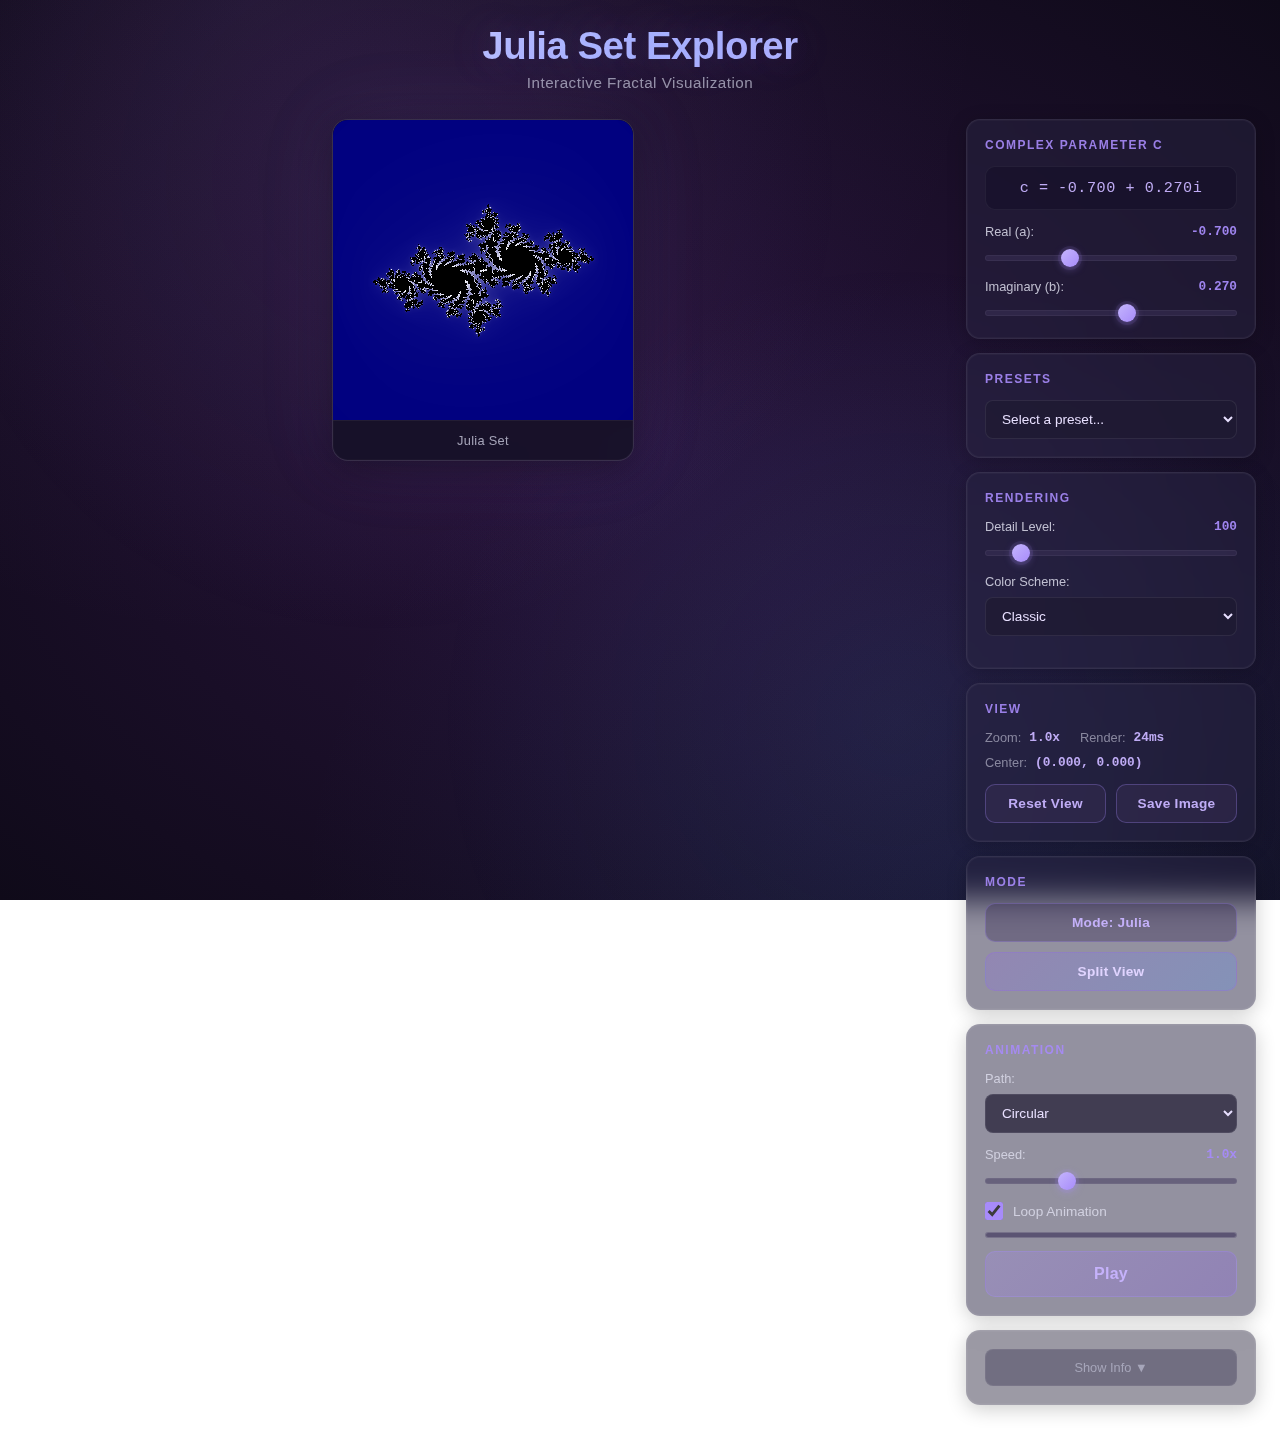
<file: Julia-Set-Explorer/index.html>
<!DOCTYPE html>
<html lang="en">
<head>
  <meta charset="UTF-8">
  <meta name="viewport" content="width=device-width, initial-scale=1.0">
  <title>Julia Set Explorer - Interactive Fractal Visualization</title>
  <link rel="stylesheet" href="styles.css">
</head>
<body>
  <div class="container">
    <header>
      <h1>Julia Set Explorer</h1>
      <p class="subtitle">Interactive Fractal Visualization</p>
    </header>

    <main>
      <div class="canvas-area">
        <div class="canvas-wrapper" id="juliaWrapper">
          <canvas id="juliaCanvas"></canvas>
          <div class="canvas-label">Julia Set</div>
        </div>
        <div class="canvas-wrapper hidden" id="mandelbrotWrapper">
          <canvas id="mandelbrotCanvas"></canvas>
          <div class="canvas-label">Mandelbrot Set <span class="hint">(Click to select c)</span></div>
        </div>
      </div>

      <aside class="controls-panel">
        <!-- Parameters Section -->
        <section class="control-group">
          <h3>Complex Parameter c</h3>
          <div id="cDisplay" class="c-display">c = -0.700 + 0.270i</div>

          <div class="slider-control">
            <label>
              Real (a): <span id="realValue">-0.700</span>
            </label>
            <input type="range" id="realSlider" min="-2" max="2" step="0.01" value="-0.7">
          </div>

          <div class="slider-control">
            <label>
              Imaginary (b): <span id="imagValue">0.270</span>
            </label>
            <input type="range" id="imagSlider" min="-2" max="2" step="0.01" value="0.27015">
          </div>
        </section>

        <!-- Presets Section -->
        <section class="control-group">
          <h3>Presets</h3>
          <select id="presetSelect" class="select-control">
            <option value="">Select a preset...</option>
          </select>
        </section>

        <!-- Detail & Color Section -->
        <section class="control-group">
          <h3>Rendering</h3>

          <div class="slider-control">
            <label>
              Detail Level: <span id="iterValue">100</span>
            </label>
            <input type="range" id="iterSlider" min="50" max="500" step="10" value="100">
          </div>

          <div class="select-wrapper">
            <label>Color Scheme:</label>
            <select id="colorScheme" class="select-control"></select>
          </div>
        </section>

        <!-- View Controls Section -->
        <section class="control-group">
          <h3>View</h3>
          <div class="stats-row">
            <div class="stat">
              <span class="stat-label">Zoom:</span>
              <span id="zoomLevel" class="stat-value">1.0x</span>
            </div>
            <div class="stat">
              <span class="stat-label">Render:</span>
              <span id="renderTime" class="stat-value">0ms</span>
            </div>
          </div>
          <div class="stat center-stat">
            <span class="stat-label">Center:</span>
            <span id="centerDisplay" class="stat-value">(0.000, 0.000)</span>
          </div>

          <div class="button-row">
            <button id="resetViewBtn" class="control-btn">Reset View</button>
            <button id="saveImageBtn" class="control-btn">Save Image</button>
          </div>
        </section>

        <!-- Mode Section -->
        <section class="control-group">
          <h3>Mode</h3>
          <div class="button-row">
            <button id="toggleModeBtn" class="control-btn full-width">Mode: Julia</button>
          </div>
          <div class="button-row">
            <button id="toggleSplitBtn" class="control-btn full-width accent">Split View</button>
          </div>
        </section>

        <!-- Animation Section -->
        <section class="control-group">
          <h3>Animation</h3>

          <div class="select-wrapper">
            <label>Path:</label>
            <select id="animPathSelect" class="select-control">
              <option value="circular">Circular</option>
              <option value="linear">Linear</option>
              <option value="presetTour">Preset Tour</option>
              <option value="lissajous">Lissajous</option>
              <option value="randomWalk">Random Walk</option>
            </select>
          </div>

          <div class="slider-control">
            <label>
              Speed: <span id="animSpeedValue">1.0x</span>
            </label>
            <input type="range" id="animSpeedSlider" min="0.1" max="3" step="0.1" value="1">
          </div>

          <div class="checkbox-control">
            <label>
              <input type="checkbox" id="animLoopCheckbox" checked>
              Loop Animation
            </label>
          </div>

          <progress id="animProgress" value="0" max="100" class="anim-progress"></progress>

          <button id="playPauseBtn" class="control-btn full-width play-btn">Play</button>
        </section>

        <!-- Info Panel -->
        <section class="control-group info-group">
          <button id="infoToggle" class="info-toggle">Show Info ▼</button>
          <div id="infoContent" class="info-content collapsed">
            <h4>What is a Julia Set?</h4>
            <p>
              Julia sets are fractals defined by iterating the function f(z) = z² + c,
              where c is a complex constant. Each different value of c produces a unique Julia set.
            </p>
            <p>
              Points that remain bounded under iteration belong to the set (shown in black),
              while points that escape to infinity are colored based on how quickly they escape.
            </p>

            <h4>How to Explore</h4>
            <ul>
              <li><strong>Adjust sliders</strong> to change c and see different Julia sets</li>
              <li><strong>Click</strong> on the canvas to zoom in</li>
              <li><strong>Right-click</strong> or Shift+click to zoom out</li>
              <li><strong>Scroll</strong> to zoom smoothly</li>
              <li><strong>Click and drag</strong> to pan around</li>
              <li>Try the <strong>presets</strong> to see interesting patterns</li>
            </ul>

            <h4>Keyboard Shortcuts</h4>
            <ul>
              <li><strong>R</strong> - Reset view</li>
              <li><strong>+/-</strong> - Zoom in/out</li>
              <li><strong>Arrow keys</strong> - Pan view</li>
              <li><strong>Space</strong> - Play/pause animation</li>
              <li><strong>M</strong> - Toggle Julia/Mandelbrot mode</li>
            </ul>

            <h4>Mandelbrot Connection</h4>
            <p>
              Each Julia set corresponds to a point c in the Mandelbrot set.
              Points inside the Mandelbrot set produce connected Julia sets,
              while points outside produce disconnected "dust" patterns.
            </p>
            <p class="info-footer">
              Use <strong>Split View</strong> to explore this connection interactively!
            </p>
          </div>
        </section>
      </aside>
    </main>
  </div>

  <script type="module" src="js/app.js"></script>
</body>
</html>
</file>
<file: Boids-Lab/styles.css>
/* Boids Simulation Styles - Dark Theme */

* {
  margin: 0;
  padding: 0;
  box-sizing: border-box;
}

body {
  font-family: -apple-system, BlinkMacSystemFont, 'Segoe UI', Roboto, Oxygen, Ubuntu, sans-serif;
  background: #0d0d1a;
  color: #e0e0e0;
  min-height: 100vh;
  overflow-x: hidden;
}

.container {
  max-width: 1600px;
  margin: 0 auto;
  padding: 16px;
}

/* Header */
header {
  text-align: center;
  margin-bottom: 16px;
}

header h1 {
  font-size: 2rem;
  color: #0ff;
  text-shadow: 0 0 10px rgba(0, 255, 255, 0.3);
  margin-bottom: 4px;
}

header .subtitle {
  font-size: 0.9rem;
  color: #888;
}

/* Main Layout */
main {
  display: flex;
  gap: 16px;
  align-items: flex-start;
}

/* Canvas Container */
.canvas-container {
  flex: 1;
  background: #0a0a14;
  border-radius: 8px;
  border: 1px solid #1a1a2e;
  box-shadow: 0 0 20px rgba(0, 255, 255, 0.1);
  overflow: hidden;
}

canvas {
  display: block;
  width: 100%;
  height: auto;
}

/* Controls Panel */
.controls-panel {
  width: 280px;
  flex-shrink: 0;
  display: flex;
  flex-direction: column;
  gap: 12px;
}

/* Control Groups */
.control-group {
  background: #16213e;
  border-radius: 8px;
  padding: 12px;
  border: 1px solid #1a1a2e;
}

.control-group h3 {
  font-size: 0.85rem;
  color: #0ff;
  margin-bottom: 10px;
  text-transform: uppercase;
  letter-spacing: 1px;
}

/* Slider Controls */
.slider-control {
  margin-bottom: 10px;
}

.slider-control:last-child {
  margin-bottom: 0;
}

.slider-control label {
  display: flex;
  justify-content: space-between;
  font-size: 0.8rem;
  margin-bottom: 4px;
  color: #ccc;
}

.slider-control span {
  color: #0ff;
  font-weight: 600;
}

/* Custom Range Slider */
input[type="range"] {
  width: 100%;
  height: 6px;
  -webkit-appearance: none;
  appearance: none;
  background: #1a1a2e;
  border-radius: 3px;
  outline: none;
  cursor: pointer;
}

input[type="range"]::-webkit-slider-thumb {
  -webkit-appearance: none;
  appearance: none;
  width: 16px;
  height: 16px;
  background: #0ff;
  border-radius: 50%;
  cursor: pointer;
  box-shadow: 0 0 8px rgba(0, 255, 255, 0.5);
  transition: transform 0.1s ease;
}

input[type="range"]::-webkit-slider-thumb:hover {
  transform: scale(1.1);
}

input[type="range"]::-moz-range-thumb {
  width: 16px;
  height: 16px;
  background: #0ff;
  border-radius: 50%;
  cursor: pointer;
  border: none;
  box-shadow: 0 0 8px rgba(0, 255, 255, 0.5);
}

/* Checkbox Controls */
.checkbox-control {
  margin-bottom: 8px;
}

.checkbox-control label {
  display: flex;
  align-items: center;
  gap: 8px;
  font-size: 0.85rem;
  cursor: pointer;
}

.checkbox-control input[type="checkbox"] {
  width: 16px;
  height: 16px;
  accent-color: #0ff;
  cursor: pointer;
}

/* Heatmap intensity - only show when relevant */
.heatmap-intensity {
  margin-top: 8px;
  padding-top: 8px;
  border-top: 1px solid #1a1a2e;
}

/* Buttons */
.button-row {
  display: flex;
  gap: 8px;
  flex-wrap: wrap;
}

.preset-btn,
.control-btn {
  flex: 1;
  min-width: 70px;
  padding: 8px 12px;
  font-size: 0.8rem;
  font-weight: 600;
  border: 1px solid #0ff;
  border-radius: 4px;
  cursor: pointer;
  transition: all 0.2s ease;
}

.preset-btn {
  background: transparent;
  color: #0ff;
}

.preset-btn:hover {
  background: rgba(0, 255, 255, 0.15);
  box-shadow: 0 0 10px rgba(0, 255, 255, 0.3);
}

.control-btn {
  background: #0ff;
  color: #0d0d1a;
}

.control-btn:hover {
  background: #00d4d4;
  box-shadow: 0 0 10px rgba(0, 255, 255, 0.5);
}

.control-btn.full-width {
  flex: none;
  width: 100%;
  margin-top: 8px;
  background: transparent;
  color: #0ff;
}

.control-btn.full-width:hover {
  background: rgba(0, 255, 255, 0.15);
}

/* Stats Group */
.stats-group {
  background: #1a1a2e;
}

.stats-grid {
  display: grid;
  grid-template-columns: 1fr 1fr;
  gap: 8px;
}

.stat {
  display: flex;
  justify-content: space-between;
  font-size: 0.8rem;
  padding: 4px 0;
}

.stat-label {
  color: #888;
}

.stat-value {
  color: #0ff;
  font-weight: 600;
  font-family: 'Courier New', monospace;
}

.stat-value.warning {
  color: #ff6b6b;
  animation: pulse 1s infinite;
}

@keyframes pulse {
  0%, 100% { opacity: 1; }
  50% { opacity: 0.5; }
}

/* Info Panel */
.info-group {
  background: #12192e;
}

.info-toggle {
  width: 100%;
  padding: 8px;
  background: transparent;
  border: 1px solid #1a1a2e;
  border-radius: 4px;
  color: #888;
  font-size: 0.8rem;
  cursor: pointer;
  transition: all 0.2s ease;
}

.info-toggle:hover {
  color: #0ff;
  border-color: #0ff;
}

.info-content {
  margin-top: 12px;
  padding-top: 12px;
  border-top: 1px solid #1a1a2e;
  overflow: hidden;
  transition: max-height 0.3s ease, opacity 0.3s ease;
  max-height: 500px;
  opacity: 1;
}

.info-content.collapsed {
  max-height: 0;
  opacity: 0;
  margin-top: 0;
  padding-top: 0;
  border-top: none;
}

.info-content h4 {
  font-size: 0.9rem;
  color: #0ff;
  margin-bottom: 8px;
}

.info-content p {
  font-size: 0.75rem;
  color: #aaa;
  line-height: 1.5;
  margin-bottom: 10px;
}

.info-content ul {
  list-style: none;
  margin-bottom: 10px;
}

.info-content li {
  font-size: 0.75rem;
  color: #aaa;
  line-height: 1.5;
  margin-bottom: 8px;
  padding-left: 12px;
  position: relative;
}

.info-content li::before {
  content: '•';
  color: #0ff;
  position: absolute;
  left: 0;
}

.info-content li strong {
  color: #ccc;
}

.info-footer {
  font-style: italic;
  color: #888 !important;
}

/* Tooltips */
[title] {
  position: relative;
}

[title]:hover::after {
  content: attr(title);
  position: absolute;
  bottom: 100%;
  left: 50%;
  transform: translateX(-50%);
  padding: 6px 10px;
  background: #0d0d1a;
  color: #e0e0e0;
  font-size: 0.7rem;
  border-radius: 4px;
  border: 1px solid #0ff;
  white-space: nowrap;
  z-index: 100;
  margin-bottom: 8px;
  animation: fadeIn 0.2s ease;
}

@keyframes fadeIn {
  from { opacity: 0; transform: translateX(-50%) translateY(4px); }
  to { opacity: 1; transform: translateX(-50%) translateY(0); }
}

/* Responsive Design */
@media (max-width: 1000px) {
  main {
    flex-direction: column;
  }

  .controls-panel {
    width: 100%;
    flex-direction: row;
    flex-wrap: wrap;
  }

  .control-group {
    flex: 1;
    min-width: 200px;
  }

  .info-group {
    flex-basis: 100%;
  }
}

@media (max-width: 600px) {
  .container {
    padding: 8px;
  }

  header h1 {
    font-size: 1.5rem;
  }

  .control-group {
    min-width: 100%;
  }

  .stats-grid {
    grid-template-columns: 1fr;
  }
}
</file>
<file: Julia-Set-Explorer/styles.css>
/* Julia Set Explorer - Elegant Glass Theme */

* {
  margin: 0;
  padding: 0;
  box-sizing: border-box;
}

body {
  font-family: 'SF Pro Display', -apple-system, BlinkMacSystemFont, 'Segoe UI', Roboto, sans-serif;
  min-height: 100vh;
  overflow-x: hidden;
  color: #f0f0f5;

  /* Rich gradient background */
  background:
    radial-gradient(ellipse at 20% 0%, rgba(120, 80, 160, 0.15) 0%, transparent 50%),
    radial-gradient(ellipse at 80% 100%, rgba(60, 100, 180, 0.15) 0%, transparent 50%),
    radial-gradient(ellipse at 50% 50%, rgba(40, 20, 60, 1) 0%, rgba(15, 10, 25, 1) 100%);
  background-attachment: fixed;
}

/* Subtle animated gradient overlay */
body::before {
  content: '';
  position: fixed;
  top: 0;
  left: 0;
  right: 0;
  bottom: 0;
  background:
    radial-gradient(circle at 30% 20%, rgba(147, 112, 219, 0.08) 0%, transparent 40%),
    radial-gradient(circle at 70% 80%, rgba(100, 149, 237, 0.08) 0%, transparent 40%);
  pointer-events: none;
  z-index: 0;
}

.container {
  max-width: 1400px;
  margin: 0 auto;
  padding: 24px;
  position: relative;
  z-index: 1;
}

/* Header */
header {
  text-align: center;
  margin-bottom: 28px;
}

header h1 {
  font-size: 2.4rem;
  font-weight: 600;
  letter-spacing: -0.5px;
  background: linear-gradient(135deg, #e8e0ff 0%, #a8b4ff 50%, #c4b5fd 100%);
  -webkit-background-clip: text;
  -webkit-text-fill-color: transparent;
  background-clip: text;
  margin-bottom: 6px;
  text-shadow: 0 0 40px rgba(167, 139, 250, 0.3);
}

header .subtitle {
  font-size: 0.95rem;
  color: rgba(200, 200, 220, 0.7);
  font-weight: 400;
  letter-spacing: 0.5px;
}

/* Main Layout */
main {
  display: flex;
  gap: 24px;
  align-items: flex-start;
}

/* Canvas Area */
.canvas-area {
  flex: 1;
  display: flex;
  gap: 20px;
  justify-content: center;
}

.canvas-area.split-view {
  flex-wrap: wrap;
}

.canvas-wrapper {
  position: relative;
  border-radius: 16px;
  overflow: hidden;

  /* Glassmorphism effect */
  background: rgba(30, 25, 50, 0.6);
  backdrop-filter: blur(20px);
  -webkit-backdrop-filter: blur(20px);

  /* Elegant border */
  border: 1px solid rgba(255, 255, 255, 0.1);

  /* Soft shadow */
  box-shadow:
    0 8px 32px rgba(0, 0, 0, 0.3),
    0 0 0 1px rgba(255, 255, 255, 0.05) inset,
    0 0 80px rgba(147, 112, 219, 0.1);

  transition: all 0.4s ease;
}

.canvas-wrapper:hover {
  box-shadow:
    0 12px 40px rgba(0, 0, 0, 0.4),
    0 0 0 1px rgba(255, 255, 255, 0.08) inset,
    0 0 100px rgba(147, 112, 219, 0.15);
  transform: translateY(-2px);
}

.canvas-wrapper.hidden {
  display: none;
}

canvas {
  display: block;
  cursor: crosshair;
  background: linear-gradient(135deg, #0a0812 0%, #12101a 100%);
}

.canvas-label {
  text-align: center;
  padding: 12px;
  font-size: 0.8rem;
  font-weight: 500;
  color: rgba(200, 200, 220, 0.8);
  background: rgba(20, 15, 35, 0.7);
  border-top: 1px solid rgba(255, 255, 255, 0.05);
  letter-spacing: 0.3px;
}

.canvas-label .hint {
  color: rgba(167, 139, 250, 0.9);
  font-size: 0.75rem;
}

/* Controls Panel */
.controls-panel {
  width: 290px;
  flex-shrink: 0;
  display: flex;
  flex-direction: column;
  gap: 14px;
}

/* Control Groups - Glass Cards */
.control-group {
  border-radius: 14px;
  padding: 18px;

  /* Glassmorphism */
  background: rgba(40, 35, 65, 0.5);
  backdrop-filter: blur(16px);
  -webkit-backdrop-filter: blur(16px);

  border: 1px solid rgba(255, 255, 255, 0.08);
  box-shadow:
    0 4px 20px rgba(0, 0, 0, 0.2),
    0 0 0 1px rgba(255, 255, 255, 0.03) inset;

  transition: all 0.3s ease;
}

.control-group:hover {
  background: rgba(45, 40, 70, 0.55);
  border-color: rgba(255, 255, 255, 0.12);
}

.control-group h3 {
  font-size: 0.75rem;
  font-weight: 600;
  color: rgba(167, 139, 250, 0.9);
  margin-bottom: 14px;
  text-transform: uppercase;
  letter-spacing: 1.5px;
}

/* C Display */
.c-display {
  background: rgba(20, 15, 40, 0.6);
  padding: 12px 14px;
  border-radius: 10px;
  font-family: 'SF Mono', 'Fira Code', monospace;
  font-size: 0.95rem;
  text-align: center;
  color: rgba(200, 180, 255, 0.95);
  margin-bottom: 14px;
  border: 1px solid rgba(255, 255, 255, 0.06);
  letter-spacing: 0.5px;
}

/* Slider Controls */
.slider-control {
  margin-bottom: 14px;
}

.slider-control:last-child {
  margin-bottom: 0;
}

.slider-control label {
  display: flex;
  justify-content: space-between;
  font-size: 0.8rem;
  margin-bottom: 8px;
  color: rgba(220, 220, 235, 0.85);
  font-weight: 500;
}

.slider-control span {
  color: rgba(167, 139, 250, 0.95);
  font-weight: 600;
  font-family: 'SF Mono', 'Fira Code', monospace;
}

/* Custom Range Slider */
input[type="range"] {
  width: 100%;
  height: 6px;
  -webkit-appearance: none;
  appearance: none;
  background: rgba(60, 50, 90, 0.5);
  border-radius: 10px;
  outline: none;
  cursor: pointer;
  border: 1px solid rgba(255, 255, 255, 0.05);
}

input[type="range"]::-webkit-slider-thumb {
  -webkit-appearance: none;
  appearance: none;
  width: 18px;
  height: 18px;
  background: linear-gradient(135deg, #c4b5fd 0%, #a78bfa 100%);
  border-radius: 50%;
  cursor: pointer;
  box-shadow:
    0 2px 8px rgba(167, 139, 250, 0.4),
    0 0 0 3px rgba(167, 139, 250, 0.1);
  transition: all 0.2s ease;
}

input[type="range"]::-webkit-slider-thumb:hover {
  transform: scale(1.1);
  box-shadow:
    0 4px 12px rgba(167, 139, 250, 0.5),
    0 0 0 4px rgba(167, 139, 250, 0.15);
}

input[type="range"]::-moz-range-thumb {
  width: 18px;
  height: 18px;
  background: linear-gradient(135deg, #c4b5fd 0%, #a78bfa 100%);
  border-radius: 50%;
  cursor: pointer;
  border: none;
  box-shadow: 0 2px 8px rgba(167, 139, 250, 0.4);
}

/* Select Controls */
.select-wrapper {
  margin-bottom: 14px;
}

.select-wrapper label {
  display: block;
  font-size: 0.8rem;
  color: rgba(220, 220, 235, 0.85);
  margin-bottom: 8px;
  font-weight: 500;
}

.select-control {
  width: 100%;
  padding: 10px 12px;
  background: rgba(30, 25, 50, 0.7);
  border: 1px solid rgba(255, 255, 255, 0.08);
  border-radius: 8px;
  color: #e8e0ff;
  font-size: 0.85rem;
  cursor: pointer;
  outline: none;
  transition: all 0.2s ease;
}

.select-control:hover {
  background: rgba(35, 30, 55, 0.8);
  border-color: rgba(255, 255, 255, 0.12);
}

.select-control:focus {
  border-color: rgba(167, 139, 250, 0.5);
  box-shadow: 0 0 0 3px rgba(167, 139, 250, 0.15);
}

.select-control option {
  background: #2a2545;
  color: #e8e0ff;
}

/* Checkbox Controls */
.checkbox-control {
  margin-bottom: 12px;
}

.checkbox-control label {
  display: flex;
  align-items: center;
  gap: 10px;
  font-size: 0.85rem;
  cursor: pointer;
  color: rgba(220, 220, 235, 0.85);
}

.checkbox-control input[type="checkbox"] {
  width: 18px;
  height: 18px;
  accent-color: #a78bfa;
  cursor: pointer;
}

/* Stats Row */
.stats-row {
  display: flex;
  gap: 20px;
  margin-bottom: 10px;
}

.stat {
  display: flex;
  gap: 8px;
  font-size: 0.8rem;
}

.center-stat {
  margin-bottom: 14px;
}

.stat-label {
  color: rgba(180, 180, 200, 0.7);
}

.stat-value {
  color: rgba(200, 180, 255, 0.95);
  font-weight: 600;
  font-family: 'SF Mono', 'Fira Code', monospace;
}

/* Buttons */
.button-row {
  display: flex;
  gap: 10px;
  margin-bottom: 10px;
}

.button-row:last-child {
  margin-bottom: 0;
}

.control-btn {
  flex: 1;
  padding: 11px 16px;
  font-size: 0.85rem;
  font-weight: 600;
  border-radius: 10px;
  cursor: pointer;
  transition: all 0.25s ease;
  letter-spacing: 0.3px;

  /* Glass button */
  background: rgba(60, 50, 90, 0.4);
  border: 1px solid rgba(167, 139, 250, 0.3);
  color: rgba(200, 180, 255, 0.95);
}

.control-btn:hover {
  background: rgba(80, 70, 120, 0.5);
  border-color: rgba(167, 139, 250, 0.5);
  box-shadow: 0 4px 16px rgba(167, 139, 250, 0.2);
  transform: translateY(-1px);
}

.control-btn:active {
  transform: translateY(0);
}

.control-btn.full-width {
  flex: none;
  width: 100%;
}

.control-btn.accent {
  background: linear-gradient(135deg, rgba(147, 112, 219, 0.3) 0%, rgba(100, 149, 237, 0.3) 100%);
  border-color: rgba(147, 112, 219, 0.4);
  color: #e0d4ff;
}

.control-btn.accent:hover {
  background: linear-gradient(135deg, rgba(147, 112, 219, 0.4) 0%, rgba(100, 149, 237, 0.4) 100%);
  box-shadow: 0 4px 20px rgba(147, 112, 219, 0.25);
}

.control-btn.play-btn {
  background: linear-gradient(135deg, rgba(167, 139, 250, 0.25) 0%, rgba(139, 92, 246, 0.25) 100%);
  font-size: 1rem;
  padding: 13px 16px;
}

.control-btn.play-btn:hover {
  background: linear-gradient(135deg, rgba(167, 139, 250, 0.35) 0%, rgba(139, 92, 246, 0.35) 100%);
}

/* Animation Progress */
.anim-progress {
  width: 100%;
  height: 6px;
  -webkit-appearance: none;
  appearance: none;
  background: rgba(60, 50, 90, 0.4);
  border-radius: 10px;
  margin-bottom: 12px;
  overflow: hidden;
  border: 1px solid rgba(255, 255, 255, 0.05);
}

.anim-progress::-webkit-progress-bar {
  background: rgba(60, 50, 90, 0.4);
  border-radius: 10px;
}

.anim-progress::-webkit-progress-value {
  background: linear-gradient(90deg, #a78bfa, #818cf8, #c4b5fd);
  border-radius: 10px;
}

.anim-progress::-moz-progress-bar {
  background: linear-gradient(90deg, #a78bfa, #818cf8, #c4b5fd);
  border-radius: 10px;
}

/* Info Panel */
.info-group {
  background: rgba(35, 30, 55, 0.45);
}

.info-toggle {
  width: 100%;
  padding: 10px;
  background: rgba(50, 45, 75, 0.4);
  border: 1px solid rgba(255, 255, 255, 0.06);
  border-radius: 8px;
  color: rgba(180, 180, 200, 0.8);
  font-size: 0.8rem;
  font-weight: 500;
  cursor: pointer;
  transition: all 0.2s ease;
}

.info-toggle:hover {
  color: rgba(200, 180, 255, 0.95);
  background: rgba(60, 50, 90, 0.5);
  border-color: rgba(167, 139, 250, 0.3);
}

.info-content {
  margin-top: 14px;
  padding-top: 14px;
  border-top: 1px solid rgba(255, 255, 255, 0.06);
  overflow: hidden;
  transition: max-height 0.4s ease, opacity 0.3s ease;
  max-height: 800px;
  opacity: 1;
}

.info-content.collapsed {
  max-height: 0;
  opacity: 0;
  margin-top: 0;
  padding-top: 0;
  border-top: none;
}

.info-content h4 {
  font-size: 0.85rem;
  font-weight: 600;
  color: rgba(167, 139, 250, 0.9);
  margin-bottom: 10px;
  margin-top: 16px;
}

.info-content h4:first-child {
  margin-top: 0;
}

.info-content p {
  font-size: 0.78rem;
  color: rgba(200, 200, 220, 0.75);
  line-height: 1.7;
  margin-bottom: 10px;
}

.info-content ul {
  list-style: none;
  margin-bottom: 12px;
}

.info-content li {
  font-size: 0.78rem;
  color: rgba(200, 200, 220, 0.75);
  line-height: 1.6;
  margin-bottom: 8px;
  padding-left: 16px;
  position: relative;
}

.info-content li::before {
  content: '';
  width: 5px;
  height: 5px;
  background: rgba(167, 139, 250, 0.7);
  border-radius: 50%;
  position: absolute;
  left: 0;
  top: 7px;
}

.info-content li strong {
  color: rgba(230, 230, 245, 0.9);
}

.info-footer {
  font-style: italic;
  color: rgba(180, 180, 200, 0.6) !important;
  margin-top: 14px;
}

/* Responsive Design */
@media (max-width: 1000px) {
  main {
    flex-direction: column;
  }

  .canvas-area {
    width: 100%;
  }

  .controls-panel {
    width: 100%;
    flex-direction: row;
    flex-wrap: wrap;
  }

  .control-group {
    flex: 1;
    min-width: 240px;
  }

  .info-group {
    flex-basis: 100%;
  }
}

@media (max-width: 600px) {
  .container {
    padding: 14px;
  }

  header h1 {
    font-size: 1.7rem;
  }

  .control-group {
    min-width: 100%;
  }

  .stats-row {
    flex-direction: column;
    gap: 6px;
  }

  .canvas-area.split-view .canvas-wrapper {
    width: 100%;
  }
}

/* Split View Specific */
.canvas-area.split-view .canvas-wrapper {
  flex: 1;
  min-width: 300px;
}

/* Smooth focus states */
*:focus-visible {
  outline: 2px solid rgba(167, 139, 250, 0.5);
  outline-offset: 2px;
}

/* Subtle animations */
@keyframes float {
  0%, 100% { transform: translateY(0); }
  50% { transform: translateY(-4px); }
}

.canvas-wrapper:focus-within {
  animation: float 4s ease-in-out infinite;
}
</file>
